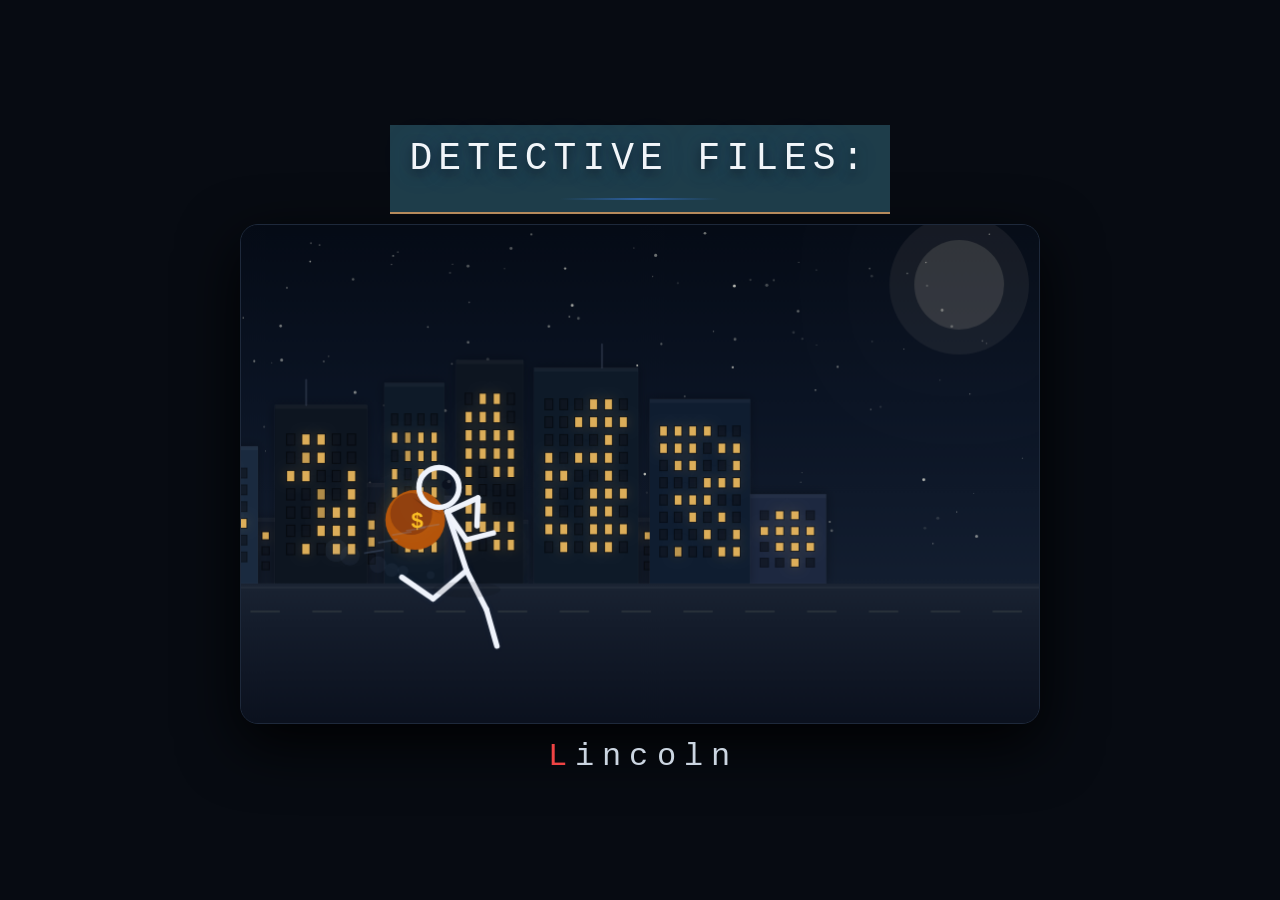
<file: index.html>
<!DOCTYPE html>
<html lang="en">
<head>
  <meta charset="UTF-8">
  <meta name="viewport" content="width=device-width, initial-scale=1.0, maximum-scale=1.0, user-scalable=yes, viewport-fit=cover">
  <title>⚓ WHITBY LIGHTHOUSE CONSPIRACY</title>
  <!-- External libraries -->
  <link rel="stylesheet" href="https://cdnjs.cloudflare.com/ajax/libs/font-awesome/6.0.0-beta3/css/all.min.css">
  <link href="https://fonts.googleapis.com/css2?family=Cinzel:wght@400;600&family=Cormorant+Garamond:wght@400;600&family=Courier+Prime:wght@400;700&display=swap" rel="stylesheet">
  <!-- Our CSS -->
  <link rel="stylesheet" href="style.css">
<style>
  @keyframes pulse-dot {
    0% { opacity: 1; transform: scale(1); }
    50% { opacity: 0.5; transform: scale(1.2); }
    100% { opacity: 1; transform: scale(1); }
  }
</style></head>
<body>

  <!-- ========== CINEMATIC OPENING (replaces old start menu) ========== -->
  <div id="startMenu" class="start-menu">
    <!-- SCENE 1: STICKMAN -->
    <div id="scene-stickman">
      <div class="header">
        <div id="main-title">Detective Files:</div>
        <div class="title-line"></div>
      </div>

      <canvas id="heistCanvas" width="800" height="500" style="width: 800px; height: 500px;"></canvas>

      <div class="footer">
        <div id="sub-title">
          <span class="letter" style="--delay: 2.20s">L</span>
          <span class="letter" style="--delay: 2.45s">i</span>
          <span class="letter" style="--delay: 2.70s">n</span>
          <span class="letter" style="--delay: 2.95s">c</span>
          <span class="letter" style="--delay: 3.20s">o</span>
          <span class="letter" style="--delay: 3.45s">l</span>
          <span class="letter" style="--delay: 3.70s">n</span>
        </div>
      </div>
    </div>

    <!-- SCENE 2: NOCTURNE -->
    <div id="scene-nocturne">
      <div class="room off no-select" id="room">

        <div class="window-wrapper">
          <div class="window-frame">
            <div class="frame-corner tl"></div>
            <div class="frame-corner tr"></div>
            <div class="frame-corner bl"></div>
            <div class="frame-corner br"></div>
            <div class="window-glass">
              <div class="sky"></div>
              <div class="stars" id="stars"></div>
              <div class="city-skyline"></div>
              <div class="city-lights"></div>
              <div class="mist"></div>
              <canvas id="rainCanvas"></canvas>
              <div class="glass-reflection"></div>
              <div class="mullions">
                <div class="mullion-h mullion-h-1"></div>
                <div class="mullion-h mullion-h-2"></div>
                <div class="mullion-v mullion-v-1"></div>
                <div class="mullion-v mullion-v-2"></div>
                <div class="mullion-v mullion-v-3"></div>
              </div>
            </div>
          </div>
        </div>

        <div class="desk">
          <div class="table-top">
            <div class="table-glow" id="tableGlow"></div>
          </div>
          <div class="legs">
            <div class="leg leg-1"></div>
            <div class="leg leg-2"></div>
            <div class="leg leg-3"></div>
            <div class="leg leg-4"></div>
            <div class="leg-brace"></div>
          </div>
          <div class="lamp" id="lamp">
            <div class="light-glow" id="lightGlow"></div>
            <div class="lamp-arm"></div>
            <div class="lamp-stand"></div>
            <div class="lamp-shade">
              <div class="shade-glow" id="shadeGlow"></div>
            </div>
            <div class="lamp-bulb" id="lampBulb"></div>
            <div class="chain" id="chain">
              <div class="chain-ball"></div>
            </div>
            <div class="lamp-base"></div>
          </div>
        </div>

        <!-- MENU – IDs match existing game functions -->
        <div class="ui-menu">
          <div class="item-wrap"><a class="item" id="continueGameBtn" href="#">Continue</a></div>
          <div class="item-wrap"><a class="item" id="newGameBtn" href="#">New Game</a></div>
          <div class="item-wrap"><a class="item" id="howToPlayBtn" href="#">How to Play</a></div>
        </div>

        <div class="dust" id="dustContainer"></div>
        <div class="ui-title">NOCTURNE</div>
        <div class="ui-sub">PRIVATE INVESTIGATIONS</div>
        <div class="instruction" id="instruction">PULL THE CHAIN</div>
        <div class="vignette"></div>
      </div>
    </div>
  </div>

  <!-- ========== GAME WRAPPER (hidden initially) ========== -->
  <div id="gameWrapper" style="display:none;">
    <div class="game-container">
      <!-- Popup area for notifications -->
      <div id="popupContainer" class="popup-area"></div>

      <!-- Header -->
      <div class="header">
        <div class="title"><h1>⚓ THE WHITBY LIGHTHOUSE CONSPIRACY</h1></div>
        <div class="code-container" id="codeContainer">
          <div class="code-slot" id="code0"></div>
          <div class="code-slot" id="code1"></div>
          <div class="code-slot" id="code2"></div>
          <div class="code-slot" id="code3"></div>
          <div class="code-slot" id="code4"></div>
          <div class="code-slot" id="code5"></div>
          <div class="code-slot" id="code6"></div>
        </div>
        <div class="stats">
          <div class="stat-item"><div class="stat-value" id="prisonYears">30</div><div class="stat-label">PRISON YEARS</div></div>
          <div class="stat-item"><div class="stat-value" id="hintsLeft">12</div><div class="stat-label">HINTS LEFT</div></div>
          <div class="stat-item"><div class="stat-value" id="solvedMain">0/7</div><div class="stat-label">MAIN PUZZLES</div></div>
          <button id="accuseBtn" class="accuse-btn">⚖️ ACCUSE</button>
        </div>
      </div>

      <!-- Tabs -->
      <div class="tab-bar" id="tabBar">
        <div class="tab active" data-tab="casefile">📁 Case File</div>
        <div class="tab" data-tab="interviews">🗂️ Interviews</div>
        <div class="tab locked" data-tab="mainpuzzles">🧩 Main Puzzles</div>
        <div class="tab locked" data-tab="bonuspuzzles">🎁 Bonus Puzzles</div>
        <div class="tab" data-tab="newspaper">🗞️ Newspaper</div>
        <div class="tab" data-tab="mainmenu">🏠 Main Menu</div>
      </div>

      <!-- Content Panel -->
      <div class="content-panel" id="content"></div>
    </div>
  </div>

  <!-- ========== INFO MODAL (generic) ========== -->
  <div id="infoModal" class="modal" style="display:none;">
    <div class="modal-content">
      <div class="modal-header"><span id="modal-title"></span><span class="close" id="closeModal">&times;</span></div>
      <div id="modal-info" class="modal-info"></div>
    </div>
  </div>

  <!-- ========== CONFIRM MODAL ========== -->
  <div id="confirmModal" class="modal" style="display:none;">
    <div class="modal-content" style="max-width:400px; text-align:center;">
      <div class="modal-header"><span>⚠️ CONFIRM</span><span class="close" id="closeConfirmModal">&times;</span></div>
      <div id="confirm-info" style="padding:20px; font-size:1.2rem;">
        Are you sure you want to return to the main menu?<br>
        Your progress will be saved automatically.
      </div>
      <div style="display:flex; gap:20px; justify-content:center; margin:20px 0;">
        <button id="confirmYesBtn" class="action-btn" style="background:#a13d3d; border:none; color:white; padding:10px 30px; border-radius:8px; cursor:pointer;">YES</button>
        <button id="confirmNoBtn" class="action-btn" style="background:#4a5b6e; border:none; color:white; padding:10px 30px; border-radius:8px; cursor:pointer;">NO</button>
      </div>
    </div>
  </div>

  <!-- ========== HOW TO PLAY MODAL ========== -->
  <div id="howModal" class="how-modal" style="display:none;">
    <div class="how-modal-content">
      <h2>📜 HOW TO PLAY</h2>
      <p><strong>🕵️ Your Mission:</strong> Track down the mastermind behind the Whitby Lighthouse conspiracy. Interview suspects, solve puzzles, and collect evidence to unlock the truth.</p>
      <p><strong>📁 Case File:</strong> Review detective notes, interview transcripts, and important documents. The cryptogram becomes available after solving all main puzzles.</p>
      <p><strong>🗂️ Interviews:</strong> Ask suspects questions to uncover inconsistencies. Each correct answer moves you closer to the truth.</p>
      <p><strong>🧩 Main Puzzles:</strong> Solve location-based riddles to reveal encoded digits. These digits unlock the final cryptogram.</p>
      <p><strong>🎁 Bonus Puzzles:</strong> Optional challenges that provide additional clues and unlock more interview questions.</p>
      <p><strong>🌐 Using External Resources:</strong> Some puzzles require real-world knowledge. Feel free to use Google Maps, Wikipedia, or any online search to help solve the clues. A detective uses every tool available!</p>
      <p><strong>💡 Hints:</strong> Use the hint button if you're stuck – each hint costs 2 prison years and 1 hint credit.</p>
      <p><strong>⚖️ Accuse:</strong> Once the cryptogram is solved, the Accuse button appears. Choose the right suspect to close the case!</p>
      <div style="margin-top:20px;padding-top:10px;border-top:1px solid #b68b5c;">
        <p style="font-size:0.85rem;color:#cdba92;">🔍 Good luck, detective. The truth is out there.</p>
      </div>
      <button id="closeHowModal" class="close-how-btn">GOT IT</button>
    </div>
  </div>

  <!-- ========== JAVASCRIPT (game scripts) ========== -->
  <script src="gameManager.js"></script>
  <script src="puzzlesData.js"></script>
  <script src="modals.js"></script>
  <script src="frontPageModal.js"></script>
  <script src="backPageModal.js"></script>
  <script src="cryptogramModal.js"></script>
  <script src="interviewIntro.js"></script>
  <script src="witnessPopup.js"></script>
  <script src="letterPuzzle.js"></script>
  <script src="coffeePuzzle.js"></script>
  <script src="detectivePuzzle.js"></script>
  <script src="detectivePuzzlePC.js"></script>
  <script src="shelfPuzzle.js"></script>
  <script src="lockerPuzzle.js"></script>
  <script src="scalePuzzle.js"></script>
  <script src="vaultPuzzle.js"></script>
  <script src="detectiveNotesModal.js"></script>
  <script src="suspectsModal.js"></script>
  <script src="ui.js"></script>
  <script src="main.js"></script>

  <!-- ========== CINEMATIC OPENING SCRIPT ========== -->
  <script>
    // ────────────────────────────────────────────────────────────────
    //  SCENE 1: STICKMAN + BUILDINGS
    // ────────────────────────────────────────────────────────────────

    const canvas = document.getElementById('heistCanvas');
    const ctx = canvas.getContext('2d');
    const W = 800, H = 500;

    const GROUND_Y = 360;
    const BUILDING_SPEED_NEAR = 2.8;
    const BUILDING_SPEED_FAR = 1.2;
    const NEAR_LOOP = 800 * 2;
    const FAR_LOOP = 800 * 2;

    class Building {
      constructor(x, width, height, color, windowColor, windowRows, windowCols, litRatio) {
        this.x = x;
        this.width = width;
        this.height = height;
        this.color = color;
        this.windowColor = windowColor;
        this.windowRows = windowRows || Math.floor(height / 28) + 2;
        this.windowCols = windowCols || Math.floor(width / 22) + 1;
        this.litRatio = litRatio || 0.45;
        this.windows = [];
        for (let r = 0; r < this.windowRows; r++) {
          for (let c = 0; c < this.windowCols; c++) {
            this.windows.push(Math.random() < this.litRatio);
          }
        }
        this.flickerWindows = [];
        for (let i = 0; i < this.windows.length; i++) {
          if (Math.random() < 0.12) this.flickerWindows.push(i);
        }
      }
      draw(drawX) {
        const x = drawX;
        const y = GROUND_Y - this.height;
        ctx.fillStyle = this.color;
        ctx.shadowColor = 'rgba(0,0,0,0.3)';
        ctx.shadowBlur = 10;
        ctx.fillRect(x, y, this.width, this.height);
        ctx.shadowBlur = 0;
        ctx.strokeStyle = 'rgba(255,255,255,0.03)';
        ctx.lineWidth = 1;
        ctx.strokeRect(x, y, this.width, this.height);
        const winW = Math.min(14, this.width / (this.windowCols + 1) * 0.6);
        const winH = Math.min(16, this.height / (this.windowRows + 1) * 0.55);
        const padX = (this.width - (this.windowCols * (winW + 6)) + 6) / 2;
        const padY = (this.height - (this.windowRows * (winH + 6)) + 6) / 2;
        let idx = 0;
        for (let r = 0; r < this.windowRows; r++) {
          for (let c = 0; c < this.windowCols; c++) {
            const wx = x + padX + c * (winW + 6);
            const wy = y + padY + r * (winH + 6);
            const isLit = this.windows[idx];
            ctx.fillStyle = 'rgba(0,0,0,0.5)';
            ctx.fillRect(wx, wy, winW, winH);
            if (isLit) {
              const flicker = this.flickerWindows.includes(idx) ?
                0.7 + Math.sin(Date.now() / 400 + idx) * 0.25 :
                1.0;
              const alpha = 0.6 + 0.4 * flicker;
              ctx.fillStyle = `rgba(255, 200, 100, ${alpha * 0.85})`;
              ctx.shadowColor = `rgba(255, 200, 100, ${alpha * 0.25})`;
              ctx.shadowBlur = 12;
              ctx.fillRect(wx + 1, wy + 1, winW - 2, winH - 2);
              ctx.shadowBlur = 0;
            } else {
              ctx.fillStyle = 'rgba(30, 40, 60, 0.3)';
              ctx.fillRect(wx + 1, wy + 1, winW - 2, winH - 2);
            }
            idx++;
          }
        }
        ctx.fillStyle = 'rgba(255,255,255,0.03)';
        ctx.fillRect(x, y, this.width, 4);
        if (this.height > 140 && Math.random() < 0.3) {
          ctx.strokeStyle = 'rgba(60,70,90,0.5)';
          ctx.lineWidth = 2;
          const ax = x + this.width * 0.3 + Math.random() * this.width * 0.4;
          ctx.beginPath();
          ctx.moveTo(ax, y);
          ctx.lineTo(ax, y - 18 - Math.random() * 18);
          ctx.stroke();
          if (Math.random() < 0.3) {
            ctx.fillStyle = `rgba(255, 80, 80, ${0.3 + Math.random() * 0.4})`;
            ctx.shadowColor = 'rgba(255,0,0,0.15)';
            ctx.shadowBlur = 20;
            ctx.beginPath();
            ctx.arc(ax, y - 18 - Math.random() * 18, 2.5, 0, Math.PI * 2);
            ctx.fill();
            ctx.shadowBlur = 0;
          }
        }
      }
    }

    function generateBuildings(layer, count, minW, maxW, minH, maxH, colorPalette) {
      const buildings = [];
      let x = -maxW - 20;
      for (let i = 0; i < count; i++) {
        const w = minW + Math.random() * (maxW - minW);
        const h = minH + Math.random() * (maxH - minH);
        const color = colorPalette[Math.floor(Math.random() * colorPalette.length)];
        const winColor =
          `rgb(${180 + Math.random() * 60}, ${140 + Math.random() * 40}, ${60 + Math.random() * 40})`;
        const litRatio = 0.3 + Math.random() * 0.35;
        const rows = Math.floor(h / 26) + 1;
        const cols = Math.floor(w / 20) + 1;
        const b = new Building(x, w, h, color, winColor, rows, cols, litRatio);
        buildings.push(b);
        x += w + 6 + Math.random() * 12;
      }
      return buildings;
    }

    const farColors = ['#141c2b', '#1a2335', '#101826', '#1d2840', '#162032', '#0f1a2a'];
    const nearColors = ['#0d1520', '#111d2e', '#09121c', '#152236', '#0e1a28', '#1a2a3f', '#0f1d30'];

    let farBuildings = generateBuildings('far', 10, 50, 90, 60, 130, farColors);
    let nearBuildings = generateBuildings('near', 8, 55, 110, 100, 230, nearColors);

    let scrollOffset = 0;
    let manX = -100;
    let phaseTimer = 0;
    const ENTER_DURATION = 2.0;
    const RUN_DURATION = 3.0;
    const EXIT_DURATION = 2.0;
    const TOTAL_CYCLE = ENTER_DURATION + RUN_DURATION + EXIT_DURATION;

    let time = 0;
    let jewels = [];
    let transitionTriggered = false;

    function spawnJewel(x, y) {
      const colors = ['#f43f5e', '#3b82f6', '#10b981', '#a855f7', '#eab308', '#f97316'];
      jewels.push({
        x, y,
        vx: -1.8 - Math.random() * 2.5,
        vy: -1.5 - Math.random() * 2.5,
        size: 3 + Math.random() * 5,
        color: colors[Math.floor(Math.random() * colors.length)],
        life: 1.0,
        decay: 0.015 + Math.random() * 0.025,
        shape: Math.floor(Math.random() * 3)
      });
    }

    function updateJewels() {
      for (let i = jewels.length - 1; i >= 0; i--) {
        const j = jewels[i];
        j.x += j.vx;
        j.y += j.vy;
        j.vy += 0.18;
        j.life -= j.decay;
        if (j.life <= 0) {
          jewels.splice(i, 1);
        }
      }
    }

    function drawJewels() {
      jewels.forEach(j => {
        ctx.fillStyle = j.color;
        ctx.globalAlpha = j.life * 0.9;
        ctx.shadowColor = j.color;
        ctx.shadowBlur = 18;
        ctx.beginPath();
        if (j.shape === 0) {
          ctx.moveTo(j.x, j.y - j.size);
          ctx.lineTo(j.x + j.size * 0.8, j.y);
          ctx.lineTo(j.x, j.y + j.size);
          ctx.lineTo(j.x - j.size * 0.8, j.y);
        } else if (j.shape === 1) {
          ctx.rect(j.x - j.size / 2, j.y - j.size / 2, j.size, j.size);
        } else {
          ctx.arc(j.x, j.y, j.size / 1.6, 0, Math.PI * 2);
        }
        ctx.closePath();
        ctx.fill();
      });
      ctx.globalAlpha = 1;
      ctx.shadowBlur = 0;
    }

    function drawLimb(sx, sy, a1, a2, l1, l2) {
      const jx = sx + Math.cos(a1) * l1;
      const jy = sy + Math.sin(a1) * l1;
      const ex = jx + Math.cos(a1 + a2) * l2;
      const ey = jy + Math.sin(a1 + a2) * l2;
      ctx.beginPath();
      ctx.moveTo(sx, sy);
      ctx.lineTo(jx, jy);
      ctx.stroke();
      ctx.beginPath();
      ctx.moveTo(jx, jy);
      ctx.lineTo(ex, ey);
      ctx.stroke();
      return { handX: ex, handY: ey };
    }

    function drawStickman(cx, cy, t) {
      const intensity = 1.0;
      const headR = 20;
      const torso = 62;
      const uArm = 34;
      const lArm = 28;
      const uLeg = 44;
      const lLeg = 38;

      const bounce = Math.abs(Math.sin(t * 2)) * 7;
      const hipX = cx;
      const hipY = cy + bounce;
      const lean = -0.32;
      const shX = hipX + Math.sin(lean) * torso;
      const shY = hipY - Math.cos(lean) * torso;
      const headX = shX + Math.sin(lean) * (headR + 6);
      const headY = shY - Math.cos(lean) * (headR + 6);

      const lHip = Math.PI / 2 + Math.sin(t) * intensity + 0.2;
      const lKnee = (Math.sin(t - Math.PI / 2) + 1) * (intensity * 0.75);
      const rHip = Math.PI / 2 + Math.sin(t + Math.PI) * intensity + 0.2;
      const rKnee = (Math.sin(t + Math.PI - Math.PI / 2) + 1) * (intensity * 0.75);
      const lSh = Math.PI / 2 + Math.sin(t + Math.PI) * intensity * 0.9;
      const lElbow = -(Math.sin(t) + 1) * 0.55 - 0.3;
      const rSh = -0.4 + Math.sin(t + Math.PI * 0.3) * 0.15;
      const rElbow = 2.0 + Math.sin(t + 0.5) * 0.15;

      ctx.strokeStyle = '#f0f4fc';
      ctx.lineWidth = 5.5;
      ctx.lineCap = 'round';
      ctx.lineJoin = 'round';
      ctx.shadowColor = 'rgba(100,150,255,0.08)';
      ctx.shadowBlur = 6;

      drawLimb(hipX, hipY, lHip, lKnee, uLeg, lLeg);

      const bagX = shX - 32;
      const bagY = shY + 8;
      const bagR = 30;
      ctx.shadowBlur = 20;
      ctx.shadowColor = 'rgba(200,150,50,0.15)';
      ctx.fillStyle = '#b45309';
      ctx.beginPath();
      ctx.arc(bagX, bagY, bagR, 0, Math.PI * 2);
      ctx.fill();
      ctx.fillStyle = '#92400e';
      ctx.beginPath();
      ctx.arc(bagX - 4, bagY - 6, bagR * 0.7, 0, Math.PI * 2);
      ctx.fill();
      ctx.fillStyle = '#78350f';
      ctx.beginPath();
      ctx.moveTo(shX - 6, shY + 2);
      ctx.lineTo(bagX + 8, bagY - 14);
      ctx.lineTo(bagX - 2, bagY - 22);
      ctx.closePath();
      ctx.fill();
      ctx.shadowBlur = 0;
      ctx.fillStyle = '#fbbf24';
      ctx.font = 'bold 22px Arial';
      ctx.textAlign = 'center';
      ctx.textBaseline = 'middle';
      ctx.fillText('$', bagX + 2, bagY + 2);

      if (Math.random() < 0.12) {
        spawnJewel(bagX - 8 + Math.random() * 16, bagY + 4 + Math.random() * 10);
      }

      ctx.shadowBlur = 6;
      ctx.shadowColor = 'rgba(100,150,255,0.06)';
      ctx.strokeStyle = '#f0f4fc';
      ctx.lineWidth = 5.5;
      ctx.beginPath();
      ctx.moveTo(shX, shY);
      ctx.lineTo(hipX, hipY);
      ctx.stroke();

      ctx.beginPath();
      ctx.arc(headX, headY, headR, 0, Math.PI * 2);
      ctx.stroke();

      ctx.fillStyle = '#0b111e';
      ctx.shadowBlur = 0;
      ctx.beginPath();
      ctx.arc(headX + 8, headY - 3, 5, 0, Math.PI * 2);
      ctx.fill();
      ctx.fillStyle = 'rgba(255,255,255,0.15)';
      ctx.beginPath();
      ctx.arc(headX + 10, headY - 6, 1.8, 0, Math.PI * 2);
      ctx.fill();

      ctx.shadowBlur = 6;
      ctx.shadowColor = 'rgba(100,150,255,0.06)';
      ctx.strokeStyle = '#f0f4fc';
      ctx.lineWidth = 5.5;
      drawLimb(hipX, hipY, rHip, rKnee, uLeg, lLeg);
      drawLimb(shX, shY, lSh, lElbow, uArm, lArm);
      drawLimb(shX, shY, rSh, rElbow, uArm, lArm);

      ctx.shadowBlur = 0;
      ctx.globalAlpha = 0.2;
      ctx.strokeStyle = '#8aa8dd';
      ctx.lineWidth = 1.8;
      for (let i = 0; i < 5; i++) {
        const ox = -28 - i * 14;
        const oy = -12 + i * 7 + Math.sin(t + i) * 4;
        ctx.beginPath();
        ctx.moveTo(cx + ox, cy - 30 + oy);
        ctx.lineTo(cx + ox - 18, cy - 30 + oy + 3);
        ctx.stroke();
      }
      ctx.globalAlpha = 1;

      ctx.shadowBlur = 30;
      ctx.shadowColor = 'rgba(0,0,0,0.2)';
      ctx.fillStyle = 'rgba(0,0,0,0.1)';
      ctx.beginPath();
      ctx.ellipse(cx, GROUND_Y + 6, 34, 8, 0, 0, Math.PI * 2);
      ctx.fill();
      ctx.shadowBlur = 0;
    }

    function drawStreet() {
      const grad = ctx.createLinearGradient(0, GROUND_Y, 0, H);
      grad.addColorStop(0, '#1a2332');
      grad.addColorStop(0.3, '#141c2b');
      grad.addColorStop(1, '#0b111e');
      ctx.fillStyle = grad;
      ctx.fillRect(0, GROUND_Y, W, H - GROUND_Y);
      ctx.strokeStyle = 'rgba(255,255,255,0.04)';
      ctx.lineWidth = 2;
      ctx.beginPath();
      ctx.moveTo(0, GROUND_Y + 4);
      ctx.lineTo(W, GROUND_Y + 4);
      ctx.stroke();
      ctx.strokeStyle = 'rgba(255,255,200,0.08)';
      ctx.lineWidth = 2;
      ctx.setLineDash([28, 34]);
      ctx.lineDashOffset = scrollOffset * 0.5;
      ctx.beginPath();
      ctx.moveTo(0, GROUND_Y + 28);
      ctx.lineTo(W, GROUND_Y + 28);
      ctx.stroke();
      ctx.setLineDash([]);
      ctx.strokeStyle = 'rgba(255,255,255,0.02)';
      ctx.lineWidth = 1;
      ctx.beginPath();
      ctx.moveTo(0, GROUND_Y + 2);
      ctx.lineTo(W, GROUND_Y + 2);
      ctx.stroke();
    }

    const stars = [];
    for (let i = 0; i < 120; i++) {
      stars.push({
        x: Math.random() * W,
        y: Math.random() * (GROUND_Y - 40),
        r: 0.4 + Math.random() * 1.2,
        a: 0.2 + Math.random() * 0.6,
        twinkleSpeed: 0.01 + Math.random() * 0.03
      });
    }

    function drawStars() {
      stars.forEach(s => {
        const brightness = s.a * (0.7 + 0.3 * Math.sin(Date.now() * s.twinkleSpeed + s.x));
        ctx.fillStyle = `rgba(255, 255, 240, ${brightness})`;
        ctx.beginPath();
        ctx.arc(s.x, s.y, s.r, 0, Math.PI * 2);
        ctx.fill();
      });
    }

    function drawMoon() {
      ctx.fillStyle = 'rgba(240, 235, 210, 0.12)';
      ctx.shadowColor = 'rgba(200, 200, 180, 0.06)';
      ctx.shadowBlur = 60;
      ctx.beginPath();
      ctx.arc(W - 80, 60, 45, 0, Math.PI * 2);
      ctx.fill();
      ctx.fillStyle = 'rgba(240, 235, 210, 0.06)';
      ctx.shadowBlur = 80;
      ctx.beginPath();
      ctx.arc(W - 80, 60, 70, 0, Math.PI * 2);
      ctx.fill();
      ctx.shadowBlur = 0;
    }

    function easeInOut(t) {
      return t < 0.5 ? 2 * t * t : 1 - Math.pow(-2 * t + 2, 2) / 2;
    }

    let prevTimestamp = 0;

    function transitionToNocturne() {
      if (transitionTriggered) return;
      transitionTriggered = true;

      const stickmanScene = document.getElementById('scene-stickman');
      stickmanScene.classList.add('hidden');

      const nocturneScene = document.getElementById('scene-nocturne');
      nocturneScene.classList.add('active');

      setTimeout(() => {
        initNocturne();
      }, 400);
    }

    function animateStickman(timestamp) {
      const deltaTime = prevTimestamp ? Math.min((timestamp - prevTimestamp) / 1000, 0.05) : 0.016;
      prevTimestamp = timestamp;

      phaseTimer += deltaTime;

      if (phaseTimer >= TOTAL_CYCLE && !transitionTriggered) {
        transitionToNocturne();
        if (transitionTriggered) {
          drawStickmanFrame();
          return;
        }
      }

      if (phaseTimer < ENTER_DURATION) {
        const progress = phaseTimer / ENTER_DURATION;
        const easedProgress = easeInOut(progress);
        const startX = -100;
        const endX = W / 2 - 20;
        manX = startX + (endX - startX) * easedProgress;
      } else if (phaseTimer < ENTER_DURATION + RUN_DURATION) {
        manX = W / 2 - 20;
      } else if (phaseTimer < TOTAL_CYCLE) {
        const progress = (phaseTimer - ENTER_DURATION - RUN_DURATION) / EXIT_DURATION;
        const easedProgress = easeInOut(progress);
        const startX = W / 2 - 20;
        const endX = W + 100;
        manX = startX + (endX - startX) * easedProgress;
      }

      scrollOffset += BUILDING_SPEED_NEAR;
      time += 0.065;

      drawStickmanFrame();

      if (!transitionTriggered) {
        requestAnimationFrame(animateStickman);
      }
    }

    function drawStickmanFrame() {
      ctx.clearRect(0, 0, W, H);

      const skyGrad = ctx.createLinearGradient(0, 0, 0, GROUND_Y);
      skyGrad.addColorStop(0, '#050b16');
      skyGrad.addColorStop(0.5, '#0b1424');
      skyGrad.addColorStop(1, '#131e30');
      ctx.fillStyle = skyGrad;
      ctx.fillRect(0, 0, W, GROUND_Y);

      drawStars();
      drawMoon();

      farBuildings.forEach(b => {
        let drawX = b.x - scrollOffset * 0.35;
        if (drawX < -b.width) {
          drawX += FAR_LOOP;
          b.x += FAR_LOOP;
        }
        b.draw(drawX);
      });

      nearBuildings.forEach(b => {
        let drawX = b.x - scrollOffset;
        if (drawX < -b.width) {
          drawX += NEAR_LOOP;
          b.x += NEAR_LOOP;
        }
        b.draw(drawX);
      });

      drawStreet();

      const manY = GROUND_Y - 20;
      drawStickman(manX, manY, time);

      updateJewels();
      drawJewels();

      ctx.globalAlpha = 0.06;
      ctx.fillStyle = '#8aa8dd';
      for (let i = 0; i < 6; i++) {
        const px = (manX - 40 - i * 18 + Math.sin(Date.now() / 600 + i * 2) * 6) % W;
        const py = GROUND_Y - 6 - i * 5 + Math.sin(Date.now() / 500 + i * 1.5) * 3;
        ctx.beginPath();
        ctx.arc(px, py, 4 + i * 1.5, 0, Math.PI * 2);
        ctx.fill();
      }
      ctx.globalAlpha = 1;
    }

    // ────────────────────────────────────────────────────────────────
    //  SCENE 2: NOCTURNE
    // ────────────────────────────────────────────────────────────────

    let nocturneInitialized = false;

    function initNocturne() {
      if (nocturneInitialized) return;
      nocturneInitialized = true;

      const room = document.getElementById('room');
      const chain = document.getElementById('chain');
      const bulb = document.getElementById('lampBulb');
      const glow = document.getElementById('lightGlow');
      const tableGlow = document.getElementById('tableGlow');
      const shadeGlow = document.getElementById('shadeGlow');
      const dustContainer = document.getElementById('dustContainer');
      const instruction = document.getElementById('instruction');

      let lampOn = false;
      let isTurningOn = false;
      let turnOnTimeout = null;

      const starsContainer = document.getElementById('stars');
      for (let i = 0; i < 100; i++) {
        const star = document.createElement('div');
        star.className = 'star';
        const size = 0.6 + Math.random() * 2.0;
        star.style.width = size + 'px';
        star.style.height = size + 'px';
        star.style.left = Math.random() * 100 + '%';
        star.style.top = Math.random() * 90 + '%';
        star.style.setProperty('--duration', (2 + Math.random() * 5) + 's');
        star.style.animationDelay = Math.random() * 6 + 's';
        star.style.opacity = 0.2 + Math.random() * 0.6;
        starsContainer.appendChild(star);
      }

      const rainCanvas = document.getElementById('rainCanvas');
      const rctx = rainCanvas.getContext('2d');
      let rW, rH;
      let drops = [];

      function resizeRain() {
        const rect = rainCanvas.parentElement.getBoundingClientRect();
        rainCanvas.width = rect.width;
        rainCanvas.height = rect.height;
        rW = rainCanvas.width;
        rH = rainCanvas.height;
        createDrops();
      }

      function createDrops() {
        const count = Math.floor((rW * rH) / 2600);
        drops = [];
        for (let i = 0; i < count; i++) {
          drops.push({
            x: Math.random() * rW,
            y: Math.random() * rH - rH,
            speed: 5 + Math.random() * 16,
            length: 12 + Math.random() * 26,
            opacity: 0.10 + Math.random() * 0.32,
            width: 0.4 + Math.random() * 1.5,
            wind: -0.5 + Math.random() * 1.1,
          });
        }
      }

      function drawRain() {
        rctx.clearRect(0, 0, rW, rH);
        for (const d of drops) {
          rctx.beginPath();
          rctx.moveTo(d.x, d.y);
          rctx.lineTo(d.x + d.wind * d.length * 0.25, d.y + d.length);
          rctx.strokeStyle = `rgba(180, 205, 240, ${d.opacity})`;
          rctx.lineWidth = d.width;
          rctx.stroke();
        }
        for (const d of drops) {
          d.y += d.speed;
          d.x += d.wind * 0.3;
          if (d.y > rH + 30) {
            d.y = -20 - Math.random() * 40;
            d.x = Math.random() * rW;
            d.speed = 5 + Math.random() * 16;
            d.length = 12 + Math.random() * 26;
            d.opacity = 0.10 + Math.random() * 0.32;
            d.wind = -0.5 + Math.random() * 1.1;
          }
          if (d.x < -30) d.x = rW + 30;
          if (d.x > rW + 30) d.x = -30;
        }
        const grad = rctx.createLinearGradient(0, rH * 0.7, 0, rH);
        grad.addColorStop(0, 'rgba(40, 55, 80, 0)');
        grad.addColorStop(1, 'rgba(30, 45, 70, 0.10)');
        rctx.fillStyle = grad;
        rctx.fillRect(0, rH * 0.7, rW, rH * 0.3);
        requestAnimationFrame(drawRain);
      }

      window.addEventListener('resize', resizeRain);
      resizeRain();
      drawRain();

      for (let i = 0; i < 35; i++) {
        const p = document.createElement('div');
        p.className = 'particle';
        p.style.left = (25 + Math.random() * 50) + '%';
        p.style.top = (25 + Math.random() * 60) + '%';
        p.style.animationDuration = (4 + Math.random() * 12) + 's';
        p.style.animationDelay = Math.random() * 12 + 's';
        p.style.transform = `scale(${0.4 + Math.random() * 0.9})`;
        p.style.width = (2 + Math.random() * 3.5) + 'px';
        p.style.height = p.style.width;
        dustContainer.appendChild(p);
      }

      function turnLampOn() {
        if (lampOn || isTurningOn) return;
        isTurningOn = true;
        lampOn = true;
        instruction.classList.add('hidden');
        room.classList.remove('off');

        const steps = [
          { delay: 80, opacity: 0.3 },
          { delay: 160, opacity: 0.6 },
          { delay: 240, opacity: 0.3 },
          { delay: 320, opacity: 0.8 },
          { delay: 400, opacity: 1.0 },
        ];
        let index = 0;

        function applyStep() {
          if (index >= steps.length) {
            bulb.classList.add('on');
            glow.classList.add('on');
            tableGlow.classList.add('on');
            shadeGlow.classList.add('on');
            dustContainer.classList.remove('off');
            isTurningOn = false;
            return;
          }
          const step = steps[index];
          const progress = step.opacity;
          bulb.style.background =
            `radial-gradient(circle, rgba(255,251,212,${progress * 0.6}) 0%, ` +
            `rgba(255,214,107,${progress * 0.5}) 25%, ` +
            `rgba(212,123,33,${progress * 0.4}) 55%, ` +
            `rgba(76,36,8,${progress * 0.3}) 100%)`;
          bulb.style.boxShadow =
            `0 0 ${5 + 8 * progress}px rgba(255,213,107,${progress * 0.5}), ` +
            `0 0 ${15 + 22 * progress}px rgba(255,189,72,${progress * 0.4}), ` +
            `0 0 ${30 + 40 * progress}px rgba(255,157,46,${progress * 0.3})`;
          glow.style.opacity = progress * 0.9;
          glow.style.background =
            `radial-gradient(circle, ` +
            `rgba(255,210,130,${progress * 0.35}) 0%, ` +
            `rgba(255,180,90,${progress * 0.14}) 35%, ` +
            `rgba(255,150,60,${progress * 0.05}) 60%, ` +
            `transparent 80%)`;
          tableGlow.style.opacity = progress * 0.5;
          tableGlow.style.background =
            `radial-gradient(ellipse at 65% 100%, ` +
            `rgba(255,200,140,${progress * 0.14}) 0%, ` +
            `rgba(255,180,120,${progress * 0.06}) 40%, ` +
            `transparent 70%)`;
          shadeGlow.style.opacity = progress * 0.6;
          dustContainer.style.opacity = 0.08 + progress * 0.35;
          index++;
          const nextDelay = steps[index] ? steps[index].delay - step.delay : 200;
          turnOnTimeout = setTimeout(applyStep, Math.max(40, nextDelay));
        }
        applyStep();
        setTimeout(() => {
          bulb.classList.add('on');
          glow.classList.add('on');
          tableGlow.classList.add('on');
          shadeGlow.classList.add('on');
        }, 500);
      }

      function turnLampOff() {
        if (!lampOn && !isTurningOn) return;
        if (turnOnTimeout) {
          clearTimeout(turnOnTimeout);
          turnOnTimeout = null;
        }
        isTurningOn = false;
        lampOn = false;
        room.classList.add('off');
        bulb.classList.remove('on');
        glow.classList.remove('on');
        tableGlow.classList.remove('on');
        shadeGlow.classList.remove('on');
        bulb.style.background = '';
        bulb.style.boxShadow = '';
        glow.style.opacity = '0';
        glow.style.background = '';
        tableGlow.style.opacity = '0';
        tableGlow.style.background = '';
        shadeGlow.style.opacity = '0';
        dustContainer.style.opacity = '0.06';
        instruction.classList.remove('hidden');
      }

      function toggleLamp() {
        if (lampOn) {
          turnLampOff();
        } else {
          turnLampOn();
        }
        chain.classList.add('pull');
        setTimeout(() => {
          chain.classList.remove('pull');
        }, 150);
      }

      chain.addEventListener('click', toggleLamp);
      document.addEventListener('keydown', (e) => {
        if (e.key === ' ' || e.key === 'Enter') {
          e.preventDefault();
          toggleLamp();
        }
      });

      setInterval(() => {
        if (!lampOn || isTurningOn) return;
        if (Math.random() < 0.04) {
          const flick = 0.5 + Math.random() * 0.5;
          bulb.style.opacity = flick;
          glow.style.opacity = 0.4 + flick * 0.5;
          setTimeout(() => {
            bulb.style.opacity = '1';
            glow.style.opacity = '1';
          }, 60 + Math.random() * 120);
        }
      }, 3000);

      // ─── MENU BUTTON HANDLERS (connect to game functions) ───

      const continueBtn = document.getElementById('continueGameBtn');
      const newGameBtn = document.getElementById('newGameBtn');
      const howToPlayBtn = document.getElementById('howToPlayBtn');

      // Show/hide Continue based on saved game
      window.refreshContinueButton = function() {
        const saved = localStorage.getItem('whitbyConspiracySave');
        if (!continueBtn) return;
        if (saved) {
          continueBtn.style.opacity = '1';
          continueBtn.style.pointerEvents = 'auto';
        } else {
          continueBtn.style.opacity = '0.4';
          continueBtn.style.pointerEvents = 'none';
        }
      };
      window.refreshContinueButton();

      if (continueBtn) {
        continueBtn.addEventListener('click', function(e) {
          e.preventDefault();
          if (typeof window.continueGame === 'function') {
            window.continueGame();
          } else {
            // fallback
            window.location.reload();
          }
        });
      }

      if (newGameBtn) {
        newGameBtn.addEventListener('click', function(e) {
          e.preventDefault();
          if (typeof window.startNewGame === 'function') {
            window.startNewGame();
          } else {
            window.location.reload();
          }
        });
      }

      if (howToPlayBtn) {
        howToPlayBtn.addEventListener('click', function(e) {
          e.preventDefault();
          const modal = document.getElementById('howModal');
          if (modal) modal.style.display = 'flex';
        });
      }

      console.log('%c🌙 Nocturne — pull the chain to begin...', 'color: #d7b477; font-size: 15px;');
    }

    function resizeCanvas() {
      const container = canvas.parentElement;
      const cw = container.clientWidth || window.innerWidth;
      const ch = container.clientHeight || window.innerHeight;
      const aspect = 800 / 500;
      let w = Math.min(cw * 0.96, 800);
      let h = w / aspect;
      if (h > ch * 0.88) {
        h = ch * 0.88;
        w = h * aspect;
      }
      canvas.style.width = w + 'px';
      canvas.style.height = h + 'px';
    }
    window.addEventListener('resize', resizeCanvas);
    resizeCanvas();

    requestAnimationFrame(animateStickman);
  </script>

</body>
</html>
</file>
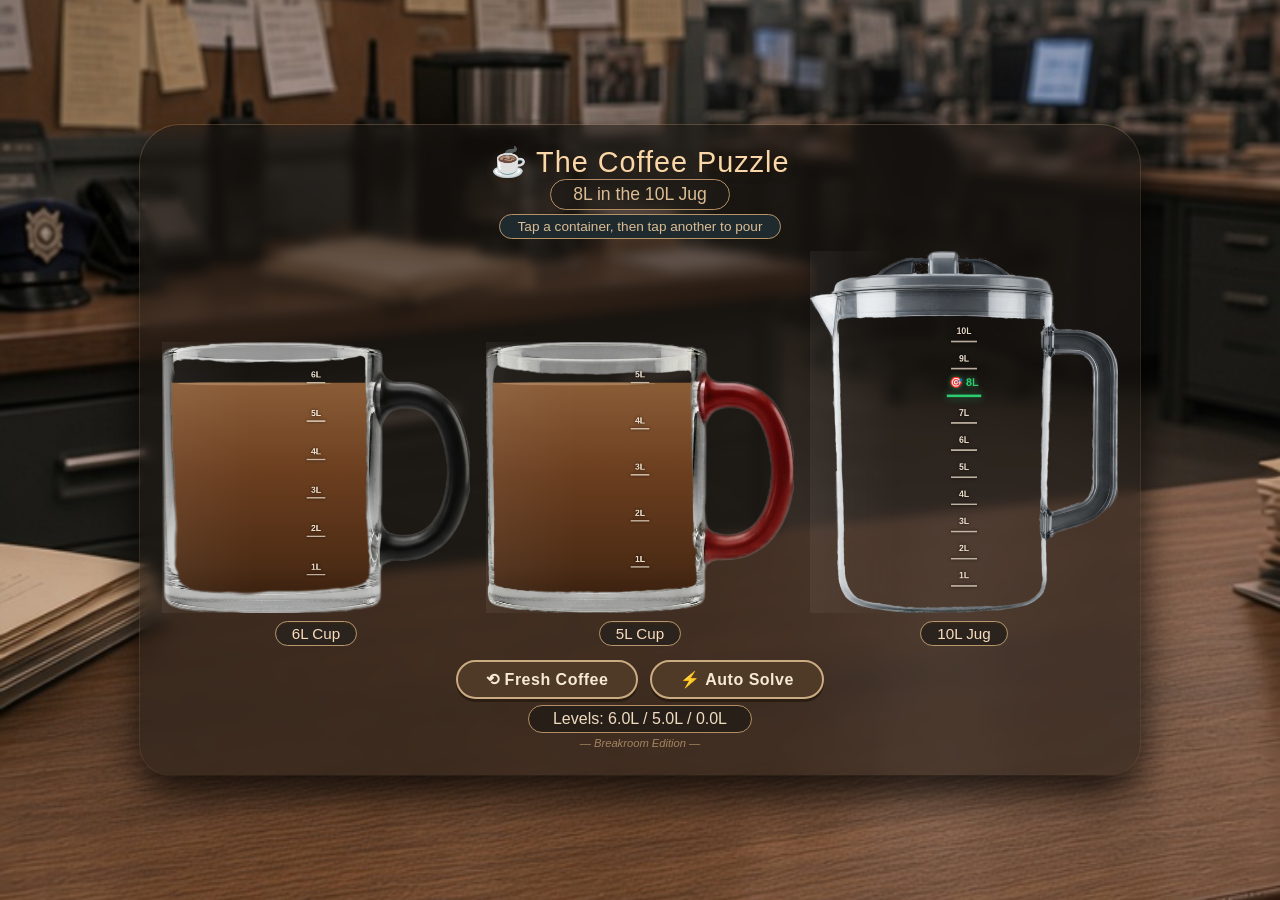
<file: coffeePuzzle.html>
<!DOCTYPE html>
<html lang="en">
<head>
    <meta charset="UTF-8" />
    <meta name="viewport" content="width=device-width, initial-scale=1.0, maximum-scale=1.0, user-scalable=no" />
    <title>The Coffee Puzzle · Breakroom</title>
    <style>
        * {
            box-sizing: border-box;
            user-select: none;
            margin: 0;
            padding: 0;
        }

        html, body { width: 100%; min-height: 100%; }

        body {
            background-image: url('coffeeback.jpg');
            background-size: cover;
            background-position: center;
            background-repeat: no-repeat;
            background-attachment: fixed;
            min-height: 100vh;
            display: flex;
            justify-content: center;
            align-items: center;
            font-family: 'Segoe UI', Arial, sans-serif;
            padding: 16px;
            margin: 0;
        }

        .card {
            background: rgba(30, 25, 20, 0.55);
            backdrop-filter: blur(6px);
            -webkit-backdrop-filter: blur(6px);
            border-radius: 40px 40px 30px 30px;
            padding: 20px 22px 26px;
            box-shadow: 0 20px 40px rgba(0, 0, 0, 0.8), 0 0 0 1px rgba(180, 141, 100, 0.4);
            display: flex;
            flex-direction: column;
            align-items: center;
            max-width: 1000px;
            width: 100%;
        }

        h1 {
            font-weight: 400;
            color: #fad7a8;
            text-shadow: 0 2px 8px #2d1f13;
            font-size: 1.8rem;
            letter-spacing: 1px;
            margin-bottom: 0;
        }

        .sub {
            color: #dbbc93;
            background: #1f1a15b8;
            padding: 4px 22px;
            border-radius: 40px;
            border: 1px solid #b48d64;
            font-size: 1.1rem;
            margin-bottom: 4px;
        }

        .info {
            font-size: 0.85rem;
            background: #1f2a2f;
            padding: 4px 18px;
            border-radius: 30px;
            border: 1px solid #b59268;
            margin-bottom: 12px;
            color: #dbbc93;
            text-align: center;
        }

        .container-row {
            display: flex;
            justify-content: center;
            align-items: flex-end;
            gap: 16px;
            width: 100%;
            flex-wrap: nowrap;
            margin-bottom: 8px;
        }

        .container-item {
            display: flex;
            flex-direction: column;
            align-items: center;
            cursor: pointer;
            transition: transform 0.2s, filter 0.2s;
            flex: 1 1 0;
            min-width: 0;
            max-width: 33.33%;
            position: relative;
        }

        .container-item:hover {
            transform: scale(1.02);
        }

        .container-item.selected {
            transform: translateY(-6px);
            filter: drop-shadow(0 0 16px #fdb657);
        }

        .container-item canvas {
            width: 100%;
            height: auto;
            max-height: 48vh;
            display: block;
            touch-action: none;
            border: none !important;
            background: transparent !important;
            border-radius: 0 !important;
            box-shadow: none !important;
        }

        .container-label {
            margin-top: 8px;
            font-size: 0.95rem;
            background: #2b231d;
            padding: 3px 16px;
            border-radius: 30px;
            border: 1px solid #b6976f;
            color: #fadbbc;
            box-shadow: inset 0 1px 3px #3d2c1b;
            white-space: nowrap;
        }

        .controls {
            display: flex;
            flex-wrap: wrap;
            justify-content: center;
            gap: 12px;
            margin: 6px 0 2px;
        }

        button {
            padding: 8px 28px;
            font-size: 1rem;
            font-weight: 600;
            background: #4f3a28;
            border: 2px solid #cbab82;
            color: #f7e9d3;
            border-radius: 40px;
            cursor: pointer;
            transition: all 0.15s;
            box-shadow: 0 3px 0 #2b1d12;
            letter-spacing: 0.5px;
            flex: 1 1 auto;
            min-width: 110px;
        }

        button:hover:not(:disabled) {
            background: #73583e;
            border-color: #f5cf9e;
            transform: translateY(-2px);
            box-shadow: 0 5px 0 #2b1d12;
        }

        button:active:not(:disabled) {
            transform: translateY(2px);
            box-shadow: 0 1px 0 #2b1d12;
        }

        button:disabled {
            opacity: 0.5;
            cursor: not-allowed;
            transform: none !important;
            box-shadow: 0 3px 0 #2b1d12;
        }

        .status {
            font-size: 1rem;
            background: #1f1a15b8;
            padding: 4px 24px;
            border-radius: 30px;
            border: 1px solid #b48d64;
            color: #f0dcc0;
            margin-top: 4px;
            text-align: center;
        }

        .note {
            font-style: italic;
            color: #cfa97c;
            font-size: 0.7rem;
            margin-top: 4px;
            opacity: 0.7;
            text-align: center;
        }

        /* ─── SUCCESS OVERLAY ─── */
        .success-overlay {
            position: fixed;
            inset: 0;
            background: rgba(0, 0, 0, 0.85);
            backdrop-filter: blur(6px);
            z-index: 5000;
            display: flex;
            align-items: center;
            justify-content: center;
            padding: 20px;
        }
        .success-card {
            background: linear-gradient(145deg, #1e3d4a, #0f2a3f);
            border: 3px solid #eace9f;
            border-radius: 48px;
            padding: 40px 32px;
            max-width: 420px;
            width: 90%;
            text-align: center;
            color: #f5e7c8;
            box-shadow: 0 20px 40px rgba(0, 0, 0, 0.6);
        }
        .success-card h2 {
            font-size: 2rem;
            color: #eace9f;
            margin-bottom: 16px;
            letter-spacing: 2px;
        }
        .success-card p {
            font-size: 1.1rem;
            margin-bottom: 24px;
            line-height: 1.5;
        }
        .success-card .badge {
            display: inline-block;
            background: #1f6e43;
            padding: 6px 18px;
            border-radius: 40px;
            font-weight: bold;
            margin-bottom: 20px;
            font-size: 1rem;
        }
        .success-card button {
            background: #b68b5c;
            border: none;
            color: #0b1e2b;
            font-size: 1.2rem;
            font-weight: bold;
            padding: 12px 32px;
            border-radius: 60px;
            cursor: pointer;
            font-family: 'Courier New', monospace;
            box-shadow: 0 4px 0 #6b4f3c;
            transition: 0.05s linear;
            min-width: auto;
            flex: 0 0 auto;
        }
        .success-card button:active {
            transform: translateY(4px);
            box-shadow: 0 1px 0 #6b4f3c;
        }

        @media (max-width: 680px) {
            .card { padding: 14px 12px 18px; }
            .container-row { gap: 10px; }
            .container-item canvas { max-height: 34vh; }
            .container-label { font-size: 0.75rem; padding: 2px 10px; margin-top: 4px; }
            h1 { font-size: 1.4rem; }
            .sub { font-size: 0.9rem; padding: 2px 14px; }
            .info { font-size: 0.7rem; padding: 2px 12px; margin-bottom: 6px; }
            button { min-width: 70px; padding: 5px 14px; font-size: 0.75rem; }
            .status { font-size: 0.8rem; padding: 2px 14px; }
        }

        @media (max-width: 460px) {
            .container-row { gap: 6px; }
            .container-item canvas { max-height: 28vh; }
            .container-label { font-size: 0.6rem; padding: 1px 8px; }
            h1 { font-size: 1.1rem; }
            .sub { font-size: 0.75rem; padding: 2px 10px; }
            .info { font-size: 0.6rem; padding: 2px 8px; }
        }
    </style>
</head>
<body>

    <div class="card">
        <h1>☕ The Coffee Puzzle</h1>
        <div class="sub">8L in the 10L Jug</div>
        <div class="info">Tap a container, then tap another to pour</div>

        <div class="container-row" id="containerRow">
            <div class="container-item" data-index="0">
                <canvas id="canvas6" width="200" height="360"></canvas>
                <div class="container-label">6L Cup</div>
            </div>
            <div class="container-item" data-index="1">
                <canvas id="canvas5" width="200" height="290"></canvas>
                <div class="container-label">5L Cup</div>
            </div>
            <div class="container-item" data-index="2">
                <canvas id="canvas10" width="240" height="400"></canvas>
                <div class="container-label">10L Jug</div>
            </div>
        </div>

        <div class="controls">
            <button id="resetBtn">⟲ Fresh Coffee</button>
            <button id="autoSolveBtn">⚡ Auto Solve</button>
        </div>

        <div class="status" id="statusDisplay">Levels: 6L / 5L / 0L</div>
        <div class="note" id="debugNote">— Breakroom Edition —</div>
    </div>

    <script>
        (function() {
            const IMAGES = ['6l.png', '5l.png', 'jug.png'];
            const CAPACITIES = [6, 5, 10];
            const INITIAL_VOLUMES = [6, 5, 0];
            const TARGET_INDEX = 2;
            const TARGET_VOLUME = 8;

            const MEASURE_CONFIGS = [
                { maxLevel: 0.85, fontSize: 0.028, tickHalf: 20, textOffset: -16, tickWidth: 3 },
                { maxLevel: 0.85, fontSize: 0.028, tickHalf: 20, textOffset: -16, tickWidth: 3 },
                { maxLevel: 0.75, fontSize: 0.024, tickHalf: 24, textOffset: -18, tickWidth: 3 }
            ];

            const ANIMATION_DURATION = 600;

            const canvases = [
                document.getElementById('canvas6'),
                document.getElementById('canvas5'),
                document.getElementById('canvas10')
            ];
            const containerItems = document.querySelectorAll('.container-item');
            const statusEl = document.getElementById('statusDisplay');
            const debugEl = document.getElementById('debugNote');
            const resetBtn = document.getElementById('resetBtn');
            const autoSolveBtn = document.getElementById('autoSolveBtn');

            let volumes = [...INITIAL_VOLUMES];
            let selectedIndex = null;
            let isAnimating = false;
            let animationQueue = [];
            let winTriggered = false;
            let autoSolving = false;
            let solvedOnce = false;

            const containers = [];

            function postToParent(msg) {
                try { window.parent.postMessage(msg, '*'); } catch(e) {}
            }

            function computeInteriorMask(imageData, w, h) {
                const data = imageData.data;
                const mask = new Uint8Array(w * h);

                let seedX = Math.floor(w / 2);
                let seedY = Math.floor(h / 2);
                let found = false;
                const searchRadius = Math.min(w, h) * 0.3;

                for (let r = 0; r < searchRadius && !found; r += 2) {
                    for (let angle = 0; angle < Math.PI * 2 && !found; angle += 0.2) {
                        const px = Math.floor(w / 2 + r * Math.cos(angle));
                        const py = Math.floor(h / 2 + r * Math.sin(angle));
                        if (px < 0 || px >= w || py < 0 || py >= h) continue;
                        const idx = (py * w + px) * 4;
                        if (data[idx + 3] < 128) {
                            seedX = px;
                            seedY = py;
                            found = true;
                        }
                    }
                }

                if (!found) {
                    for (let i = 0; i < mask.length; i++) mask[i] = 1;
                    return mask;
                }

                const queue = [];
                const visited = new Uint8Array(w * h);
                const startIdx = seedY * w + seedX;
                queue.push(seedX, seedY);
                visited[startIdx] = 1;

                while (queue.length > 0) {
                    const cx = queue.shift();
                    const cy = queue.shift();
                    const idx = cy * w + cx;
                    mask[idx] = 1;

                    const neighbors = [
                        [cx - 1, cy], [cx + 1, cy],
                        [cx, cy - 1], [cx, cy + 1]
                    ];
                    for (let n of neighbors) {
                        const nx = n[0];
                        const ny = n[1];
                        if (nx < 0 || nx >= w || ny < 0 || ny >= h) continue;
                        const nIdx = ny * w + nx;
                        if (visited[nIdx]) continue;
                        const alpha = data[(nIdx) * 4 + 3];
                        if (alpha < 128) {
                            visited[nIdx] = 1;
                            queue.push(nx, ny);
                        }
                    }
                }

                const interiorCount = mask.reduce((a, b) => a + b, 0);
                if (interiorCount === 0) {
                    for (let i = 0; i < mask.length; i++) mask[i] = 1;
                }
                return mask;
            }

            function loadContainer(index) {
                const canvas = canvases[index];
                const ctx = canvas.getContext('2d');
                const img = new Image();
                const container = {
                    canvas, ctx, img,
                    mask: null, maskReady: false,
                    width: canvas.width, height: canvas.height,
                    loaded: false
                };
                containers[index] = container;

                img.onload = function() {
                    canvas.width = img.width;
                    canvas.height = img.height;
                    container.width = img.width;
                    container.height = img.height;

                    ctx.clearRect(0, 0, canvas.width, canvas.height);
                    ctx.drawImage(img, 0, 0);
                    const imageData = ctx.getImageData(0, 0, canvas.width, canvas.height);
                    container.mask = computeInteriorMask(imageData, canvas.width, canvas.height);
                    container.maskReady = true;
                    container.loaded = true;
                    drawAll();
                };
                img.onerror = function() {
                    debugEl.textContent = '❌ Failed to load ' + IMAGES[index] + '. Using fallback.';
                    canvas.width = 200;
                    canvas.height = 300;
                    container.width = 200;
                    container.height = 300;
                    ctx.fillStyle = '#b48b62';
                    ctx.fillRect(0, 0, canvas.width, canvas.height);
                    ctx.strokeStyle = '#5a3f2a';
                    ctx.lineWidth = 3;
                    ctx.strokeRect(0, 0, canvas.width, canvas.height);
                    const mask = new Uint8Array(canvas.width * canvas.height);
                    for (let i = 0; i < mask.length; i++) mask[i] = 1;
                    container.mask = mask;
                    container.maskReady = true;
                    container.loaded = true;
                    drawAll();
                };
                img.src = IMAGES[index];
            }

            function drawContainer(index) {
                const container = containers[index];
                if (!container || !container.loaded || !container.maskReady) return;
                const { canvas, ctx, img, mask, width: w, height: h } = container;
                const maxLiters = CAPACITIES[index];
                const config = MEASURE_CONFIGS[index];
                const maxLevel = config.maxLevel;

                const frac = volumes[index] / maxLiters;
                const effectiveFrac = Math.min(frac, 1);
                const liquidHeight = effectiveFrac * maxLevel * h;

                ctx.clearRect(0, 0, w, h);
                ctx.drawImage(img, 0, 0, w, h);

                if (liquidHeight > 0) {
                    const grad = ctx.createLinearGradient(0, h - liquidHeight, 0, h);
                    grad.addColorStop(0, '#8b5d37');
                    grad.addColorStop(0.4, '#6b3e1f');
                    grad.addColorStop(0.8, '#4d2c15');
                    grad.addColorStop(1, '#2f1a0c');
                    ctx.fillStyle = grad;
                    ctx.fillRect(0, h - liquidHeight, w, liquidHeight);

                    const highlightY = h - liquidHeight;
                    ctx.beginPath();
                    ctx.ellipse(w * 0.3, highlightY + 2, w * 0.25, 4, 0, 0, Math.PI * 2);
                    ctx.fillStyle = 'rgba(255, 220, 170, 0.25)';
                    ctx.fill();

                    const imageData = ctx.getImageData(0, 0, w, h);
                    const data = imageData.data;
                    for (let i = 0; i < data.length; i += 4) {
                        const px = (i / 4) % w;
                        const py = Math.floor((i / 4) / w);
                        const maskIdx = py * w + px;
                        if (mask[maskIdx] === 0) {
                            data[i + 3] = 0;
                        }
                    }
                    ctx.putImageData(imageData, 0, 0);
                }

                ctx.drawImage(img, 0, 0, w, h);

                const glassGrad = ctx.createLinearGradient(0, 0, w * 0.3, 0);
                glassGrad.addColorStop(0, 'rgba(255,255,255,0.06)');
                glassGrad.addColorStop(1, 'rgba(255,255,255,0)');
                ctx.fillStyle = glassGrad;
                ctx.fillRect(0, 0, w, h);

                drawMeasurements(index);
                updateStatus();
            }

            function drawMeasurements(index) {
                const container = containers[index];
                if (!container || !container.loaded) return;
                const { canvas, ctx, width: w, height: h } = container;
                const maxLiters = CAPACITIES[index];
                const config = MEASURE_CONFIGS[index];
                const xPos = w * 0.5;

                ctx.save();
                ctx.font = `bold ${Math.max(16, w * config.fontSize)}px Arial`;
                ctx.textAlign = 'center';
                ctx.textBaseline = 'middle';
                ctx.shadowColor = 'rgba(0,0,0,0.9)';
                ctx.shadowBlur = 6;

                for (let L = 1; L <= maxLiters; L++) {
                    const fraction = (L / maxLiters) * config.maxLevel;
                    const y = h - fraction * h;

                    ctx.beginPath();
                    ctx.moveTo(xPos - config.tickHalf, y);
                    ctx.lineTo(xPos + config.tickHalf, y);
                    ctx.strokeStyle = 'rgba(255, 240, 220, 0.7)';
                    ctx.lineWidth = config.tickWidth;
                    ctx.stroke();

                    if (!(index === TARGET_INDEX && L === TARGET_VOLUME)) {
                        ctx.fillStyle = 'rgba(255, 240, 220, 0.9)';
                        ctx.fillText(L + 'L', xPos, y + config.textOffset);
                    }
                }

                if (index === TARGET_INDEX) {
                    const targetFrac = (TARGET_VOLUME / maxLiters) * config.maxLevel;
                    const targetY = h - targetFrac * h;

                    ctx.shadowColor = 'rgba(46, 204, 113, 0.6)';
                    ctx.shadowBlur = 16;
                    ctx.beginPath();
                    ctx.moveTo(xPos - config.tickHalf - 8, targetY);
                    ctx.lineTo(xPos + config.tickHalf + 8, targetY);
                    ctx.strokeStyle = '#2ecc71';
                    ctx.lineWidth = 5;
                    ctx.stroke();

                    ctx.shadowBlur = 10;
                    ctx.fillStyle = '#2ecc71';
                    ctx.font = `bold ${Math.max(20, w * config.fontSize * 1.4)}px Arial`;
                    ctx.fillText('🎯 8L', xPos, targetY - 24);
                    ctx.shadowBlur = 0;
                }

                ctx.restore();
            }

            function updateStatus() {
                const vals = volumes.map((v) => v.toFixed(1) + 'L');
                statusEl.textContent = `Levels: ${vals[0]} / ${vals[1]} / ${vals[2]}`;
            }

            function drawAll() {
                for (let i = 0; i < containers.length; i++) {
                    if (containers[i] && containers[i].loaded) {
                        drawContainer(i);
                    }
                }
                containerItems.forEach((el, idx) => {
                    el.classList.toggle('selected', idx === selectedIndex);
                });
            }

            function showSuccessOverlay() {
                const overlay = document.createElement('div');
                overlay.className = 'success-overlay';
                overlay.innerHTML =
                    '<div class="success-card">' +
                        '<div class="badge">☕ PUZZLE SOLVED</div>' +
                        '<h2>8L REACHED</h2>' +
                        '<p>You measured exactly 8 litres in the 10L jug.<br>Well played, detective.</p>' +
                        '<button id="coffeeSuccessBtn">✅ CONTINUE</button>' +
                    '</div>';
                document.body.appendChild(overlay);
                document.getElementById('coffeeSuccessBtn').addEventListener('click', function() {
                    postToParent({ type: 'CLOSE_COFFEE_PUZZLE' });
                    overlay.remove();
                });
            }

            function checkWin() {
                if (winTriggered) return;
                if (Math.abs(volumes[TARGET_INDEX] - TARGET_VOLUME) < 0.001) {
                    winTriggered = true;
                    if (!solvedOnce) {
                        solvedOnce = true;
                        postToParent({ type: 'COFFEE_PUZZLE_SOLVED' });
                    }
                    setTimeout(function() {
                        showSuccessOverlay();
                    }, 300);
                }
            }

            function pour(fromIdx, toIdx) {
                if (fromIdx === toIdx) return;
                const fromVol = volumes[fromIdx];
                const toVol = volumes[toIdx];
                const space = CAPACITIES[toIdx] - toVol;
                if (space <= 0) return;
                const amount = Math.min(space, fromVol);
                if (amount === 0) return;

                if (isAnimating) {
                    animationQueue.push({ fromIdx, toIdx });
                    return;
                }
                isAnimating = true;
                const startFrom = fromVol;
                const startTo = toVol;
                const startTime = performance.now();

                function step(time) {
                    const elapsed = time - startTime;
                    const progress = Math.min(elapsed / ANIMATION_DURATION, 1);
                    const eased = progress < 0.5 ?
                        4 * progress * progress * progress :
                        1 - Math.pow(-2 * progress + 2, 3) / 2;
                    const currentAmount = amount * eased;
                    volumes[fromIdx] = startFrom - currentAmount;
                    volumes[toIdx] = startTo + currentAmount;
                    drawAll();
                    if (progress < 1) {
                        requestAnimationFrame(step);
                    } else {
                        volumes[fromIdx] = startFrom - amount;
                        volumes[toIdx] = startTo + amount;
                        isAnimating = false;
                        drawAll();
                        checkWin();
                        if (animationQueue.length > 0) {
                            const next = animationQueue.shift();
                            pour(next.fromIdx, next.toIdx);
                        } else {
                            if (autoSolving) {
                                autoSolving = false;
                                autoSolveBtn.disabled = false;
                                resetBtn.disabled = false;
                                debugEl.textContent = '✅ Auto-solve complete!';
                            }
                        }
                    }
                }
                requestAnimationFrame(step);
            }

            function solvePuzzle() {
                const start = [6, 5, 0];
                const target = 8;
                const cap = CAPACITIES;
                const visited = new Set();
                const queue = [];
                const parent = new Map();
                const startKey = start.join(',');
                visited.add(startKey);
                queue.push(start);
                parent.set(startKey, null);

                while (queue.length > 0) {
                    const state = queue.shift();
                    if (Math.abs(state[2] - target) < 0.001) {
                        const path = [];
                        let curKey = state.join(',');
                        while (parent.get(curKey) !== null) {
                            const p = parent.get(curKey);
                            path.unshift(p.action);
                            curKey = p.state.join(',');
                        }
                        return path;
                    }
                    for (let i = 0; i < 3; i++) {
                        for (let j = 0; j < 3; j++) {
                            if (i === j) continue;
                            const fromVol = state[i];
                            const toVol = state[j];
                            const space = cap[j] - toVol;
                            if (space <= 0 || fromVol === 0) continue;
                            const amount = Math.min(space, fromVol);
                            if (amount === 0) continue;
                            const newState = [...state];
                            newState[i] = fromVol - amount;
                            newState[j] = toVol + amount;
                            const key = newState.join(',');
                            if (!visited.has(key)) {
                                visited.add(key);
                                queue.push(newState);
                                parent.set(key, { state: state, action: [i, j] });
                            }
                        }
                    }
                }
                return null;
            }

            function autoSolve() {
                if (isAnimating || autoSolving) return;
                resetGame(true);
                const path = solvePuzzle();
                if (!path) {
                    alert('No solution found!');
                    return;
                }
                autoSolving = true;
                autoSolveBtn.disabled = true;
                resetBtn.disabled = true;
                animationQueue = [];
                debugEl.textContent = '⏳ Auto-solving...';
                for (let action of path) {
                    animationQueue.push({ fromIdx: action[0], toIdx: action[1] });
                }
                const first = animationQueue.shift();
                if (first) {
                    pour(first.fromIdx, first.toIdx);
                } else {
                    autoSolving = false;
                    autoSolveBtn.disabled = false;
                    resetBtn.disabled = false;
                    debugEl.textContent = '— Breakroom Edition —';
                }
            }

            function resetGame(silent) {
                if (isAnimating) return;
                if (!silent && autoSolving) return;
                volumes = [...INITIAL_VOLUMES];
                selectedIndex = null;
                animationQueue = [];
                winTriggered = false;
                if (autoSolving) {
                    autoSolving = false;
                    autoSolveBtn.disabled = false;
                    resetBtn.disabled = false;
                }
                drawAll();
                if (!silent) {
                    debugEl.textContent = '— Breakroom Edition —';
                }
            }

            function onContainerClick(index) {
                if (isAnimating || autoSolving) return;
                if (selectedIndex === null) {
                    selectedIndex = index;
                    drawAll();
                } else {
                    const from = selectedIndex;
                    const to = index;
                    pour(from, to);
                    selectedIndex = null;
                    drawAll();
                }
            }

            containerItems.forEach((item, idx) => {
                item.addEventListener('click', () => onContainerClick(idx));
            });

            resetBtn.addEventListener('click', () => resetGame(false));
            autoSolveBtn.addEventListener('click', autoSolve);

            for (let i = 0; i < 3; i++) {
                loadContainer(i);
            }

            drawAll();

            window.addEventListener('resize', () => {
                drawAll();
            });
        })();
    </script>
</body>
</html>
</file>
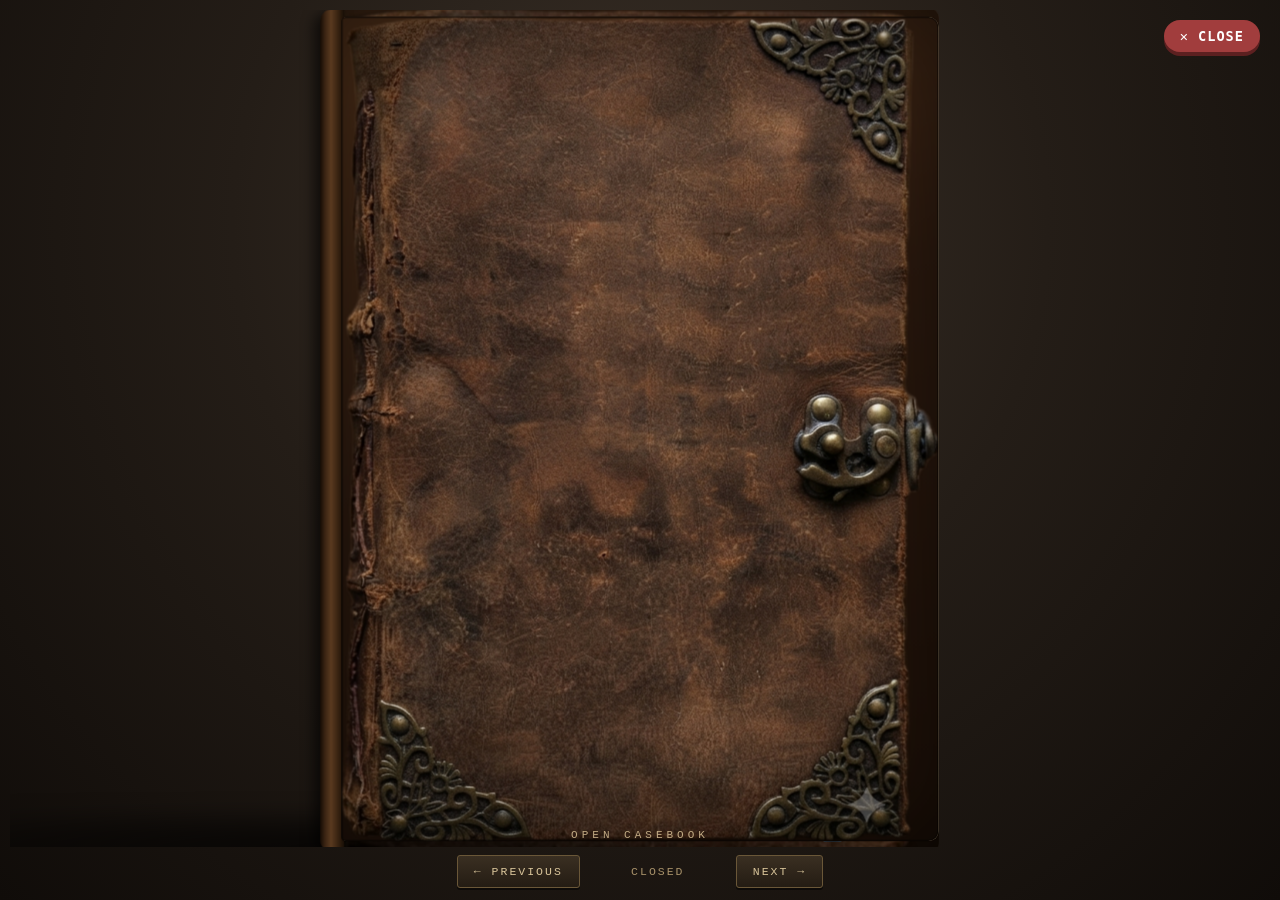
<file: detectiveNotes.html>
<!DOCTYPE html>
<html lang="en">
<head>
<meta charset="utf-8">
<meta name="viewport" content="width=device-width, initial-scale=1, viewport-fit=cover">
<title>The Casebook — Detective Notebook</title>
<style>
:root{
  --page-w: 420px; --page-h: 580px;
  --persp: 2600px; --turn: 820ms;
  --ease: cubic-bezier(.36,.06,.28,1);
  --shift: -25%; --po: 50%;
  --paper: #e9dcbe; --ink: #2b2118; --red: #8e2b20;
  --hand: 'Segoe Script','Bradley Hand ITC','Bradley Hand','Brush Script MT','Comic Sans MS',cursive;
  --type: 'Courier New', Courier, monospace;
}
*{ box-sizing: border-box; }
html, body{ height: 100%; margin: 0; overflow: hidden; }
body{
  display: flex; flex-direction: column; gap: 8px; padding: 10px;
  background: radial-gradient(ellipse at 50% 25%, #3b3128 0%, #241d17 45%, #100c09 100%);
  color: #cbbda1; font-family: var(--type);
  -webkit-tap-highlight-color: transparent;
}
.scene{ position: relative; flex: 1 1 auto; min-height: 0; overflow: hidden; }
.holder{ position: absolute; top: 50%; left: 50%; transform: translate(-50%, -50%); }
.scaler{
  position: absolute; top: 0; left: 0;
  width: calc(var(--page-w) * 2); height: var(--page-h);
  transform-origin: top left;
}
.stage{ position: absolute; inset: 0; perspective: var(--persp); perspective-origin: var(--po) 50%; }
.book{
  position: absolute; inset: 0;
  transform-style: preserve-3d; -webkit-transform-style: preserve-3d;
  transform: translateX(var(--shift));
  transition: transform var(--turn) var(--ease);
  cursor: pointer; user-select: none; -webkit-user-select: none;
}
.book.open{ transform: translateX(0); }
.book-shadow{
  position: absolute; left: 2%; right: 2%; bottom: -52px; height: 62px;
  transform: translateZ(-80px);
  background: radial-gradient(ellipse at 50% 40%, rgba(0,0,0,.72) 0%, rgba(0,0,0,.38) 45%, rgba(0,0,0,0) 72%);
  filter: blur(8px); pointer-events: none;
}
.spine{
  position: absolute; left: 50%; top: -5px; bottom: -7px; width: 17px;
  transform: translateZ(-1px) translateX(-15px);
  border-radius: 8px 0 0 8px;
  background: linear-gradient(to right, #150c05 0%, #3d2614 22%, #5a3a20 45%, #33200f 78%, #170e06 100%);
  box-shadow: -4px 3px 10px rgba(0,0,0,.65);
  opacity: 1; transition: opacity .45s ease; pointer-events: none;
}
.book.open .spine{ opacity: 0; }
.leaf{
  position: absolute; top: 0; left: 50%; width: 50%; height: 100%;
  transform-origin: left center;
  transform-style: preserve-3d; -webkit-transform-style: preserve-3d;
  transform: rotateY(0deg) translateZ(calc(var(--i, 0) * -3px));
  transition: transform var(--turn) var(--ease);
  will-change: transform;
}
.leaf.flipped{ transform: rotateY(-180deg) translateZ(calc(var(--i, 0) * -3px)); }
.face{
  position: absolute; inset: 0; overflow: hidden;
  border-radius: 3px 7px 7px 3px;
  background-color: #e9dcbe;
  background-image:
    repeating-linear-gradient(47deg, rgba(120,95,55,.035) 0 1px, rgba(255,255,255,0) 1px 3px),
    repeating-linear-gradient(-43deg, rgba(120,95,55,.028) 0 1px, rgba(255,255,255,0) 1px 4px),
    radial-gradient(circle at 12% 18%, rgba(150,110,60,.10) 0%, transparent 6%),
    radial-gradient(circle at 84% 12%, rgba(160,120,70,.08) 0%, transparent 5%),
    radial-gradient(circle at 22% 62%, rgba(150,110,60,.09) 0%, transparent 7%),
    radial-gradient(circle at 68% 78%, rgba(160,120,70,.10) 0%, transparent 6%),
    radial-gradient(circle at 45% 32%, rgba(140,100,55,.06) 0%, transparent 5%),
    radial-gradient(circle at 90% 55%, rgba(150,110,60,.07) 0%, transparent 6%),
    radial-gradient(circle at 8%  88%, rgba(160,120,70,.09) 0%, transparent 5%),
    radial-gradient(circle at 58% 8%,  rgba(140,100,55,.06) 0%, transparent 5%),
    radial-gradient(circle at 33% 92%, rgba(150,110,60,.07) 0%, transparent 6%),
    radial-gradient(circle at 76% 42%, rgba(160,120,70,.05) 0%, transparent 5%),
    radial-gradient(ellipse at 30% 20%, #f4e9cd 0%, #eadcbb 45%, #ddcba4 85%, #d5c197 100%);
  background-size: 100% 100%;
  backface-visibility: hidden; -webkit-backface-visibility: hidden;
}
.face-back{ transform: rotateY(180deg); }
.face::before{ content: ''; position: absolute; inset: 0; border-radius: inherit; pointer-events: none; z-index: 4; }
.face-front::before{ background: linear-gradient(to right, rgba(70,45,16,.34) 0%, rgba(70,45,16,.10) 8%, rgba(0,0,0,0) 22%); }
.face-back::before{ background: linear-gradient(to left, rgba(70,45,16,.34) 0%, rgba(70,45,16,.10) 8%, rgba(0,0,0,0) 22%); }
.leaf.cover .face::before{ display: none; }
.face::after{
  content: ''; position: absolute; inset: 0; border-radius: inherit;
  pointer-events: none; opacity: 0; transition: opacity .28s ease; z-index: 5;
  background: linear-gradient(90deg, rgba(0,0,0,.22) 0%, rgba(0,0,0,0) 32%, rgba(0,0,0,0) 68%, rgba(0,0,0,.22) 100%);
}
.leaf.turning .face::after{ opacity: 1; }
.leaf.cover .face-front{
  background-image: url('Frontcover.png'), linear-gradient(158deg, #4d2f19 0%, #2c1a0f 45%, #1b0f07 100%);
  background-size: 100% 100%, 100% 100%;
  box-shadow: inset 0 0 0 1px rgba(0,0,0,.55), inset 0 0 70px rgba(0,0,0,.55);
}
.leaf.cover .face-back{
  background-image: url('Insidefrontcover.png'), linear-gradient(158deg, #3d2615 0%, #241509 60%, #170d05 100%);
  background-size: 100% 100%, 100% 100%;
}
.base-back{
  position: absolute; top: -6px; left: 50%; width: 50%; bottom: -8px; right: -2px;
  border-radius: 0 8px 8px 0;
  background-image: url('Insidebackcover.png'), linear-gradient(158deg, #3d2615 0%, #241509 60%, #170d05 100%);
  background-size: 100% 100%, 100% 100%;
  background-repeat: no-repeat;
  transform: translateZ(-120px) scale(1.047);
  box-shadow: inset 0 0 60px rgba(0,0,0,.6);
  pointer-events: none;
}
.page{
  position: absolute; inset: 0;
  padding: 30px 32px 28px 32px;
  color: var(--ink); font-family: var(--type);
  font-size: 14px; line-height: 1.55; overflow: hidden;
}
.page-inner{ position: relative; height: 100%; }
.hand{ font-family: var(--hand); }
.hand-title{
  margin: 0 0 8px;
  font-family: var(--hand);
  font-size: 40px; line-height: 1; letter-spacing: 1px;
  color: #1d1610; transform: rotate(-1.6deg); transform-origin: left center;
  text-shadow: 0 1px 0 rgba(255,255,255,.35);
}
.hand-title.sm{ font-size: 30px; }
.typed{ font-family: var(--type); }
.small{ font-size: 12.5px; line-height: 1.6; }
.meta{
  display: flex; justify-content: space-between; align-items: center; gap: 8px;
  margin-bottom: 12px; padding: 4px 0;
  border-top: 2px solid #3a2c1c; border-bottom: 1px solid #3a2c1c;
  font-size: 11.5px; letter-spacing: 1px; color: #3a2c1c;
}
.meta .status{ color: var(--red); font-weight: bold; }
.photo{
  position: relative; margin: 0; padding: 8px 8px 0; background: #f7f0dd;
  box-shadow: 0 6px 14px rgba(0,0,0,.38), 0 1px 0 rgba(255,255,255,.7) inset;
  transform: rotate(-1.2deg);
}
.photo-img{
  display: block; width: 100%; height: 140px;
  object-fit: cover; position: relative; overflow: hidden;
  background:
    radial-gradient(circle at 28% 26%, rgba(255,255,255,.14), transparent 58%),
    repeating-linear-gradient(45deg, rgba(255,255,255,.045) 0 2px, transparent 2px 5px),
    linear-gradient(165deg, #5c5c58 0%, #2b2b29 55%, #4b4945 100%);
}
.photo-img::after{
  content: ''; position: absolute; inset: 0;
  background: radial-gradient(ellipse at 50% 38%, transparent 28%, rgba(0,0,0,.6) 100%);
}
.photo figcaption{
  padding: 5px 0 7px; text-align: center;
  font-family: var(--hand); font-size: 12.5px; color: #4a3a26;
}
.page-photo{
  position: absolute; display: block; width: 200px; height: auto;
  box-shadow: 0 6px 14px rgba(0,0,0,.42);
  border-radius: 1px; pointer-events: none;
  transform-origin: center center;
}
.tape{
  position: absolute; width: 76px; height: 22px;
  background: linear-gradient(180deg, rgba(255,251,224,.82), rgba(226,214,170,.62));
  box-shadow: 0 2px 6px rgba(0,0,0,.22);
  border-left: 1px dashed rgba(255,255,255,.55);
  border-right: 1px dashed rgba(255,255,255,.55);
  pointer-events: none;
}
.tape-tl{ top: -12px; left: -20px; transform: rotate(-27deg); }
.tape-br{ bottom: -13px; right: -18px; transform: rotate(-23deg); }
.card{
  position: relative; padding: 12px 14px;
  background: #f3e8cb; border: 1px solid #c9b78f;
  box-shadow: 0 4px 10px rgba(0,0,0,.22);
  font-family: var(--type); font-size: 12px; line-height: 1.5;
}
.card::before{
  content: ''; position: absolute; inset: 0;
  background: repeating-linear-gradient(to bottom, transparent 0 19px, rgba(90,110,140,.28) 19px 20px);
  pointer-events: none;
}
.stamp{
  position: absolute; right: 6px; bottom: 6px;
  padding: 6px 12px;
  border: 3px solid rgba(150,40,30,.72); border-radius: 4px;
  color: rgba(150,40,30,.78);
  font-family: var(--type); font-size: 15px; font-weight: bold;
  letter-spacing: 3px; transform: rotate(-13deg);
  opacity: .85; text-transform: uppercase;
}
.note{ font-size: 14px; line-height: 1.5; color: #23324a; }
.hl{ background: linear-gradient(to top, rgba(230,200,90,.65) 42%, transparent 42%); }
.underline-red{
  text-decoration: underline;
  text-decoration-color: rgba(150,40,30,.8);
  text-decoration-thickness: 2px;
}
.anno{ position: absolute; pointer-events: none; overflow: visible; }
.facts{
  list-style: none; margin: 0; padding: 0;
  font-size: 12px; line-height: 1.7;
}
.facts b{ display: inline-block; min-width: 62px; color: #6a4a22; letter-spacing: 1px; }
.ev-label{
  display: inline-block; padding: 3px 9px;
  background: #e7d9b4; border: 1px solid #b9a276;
  font-family: var(--type); font-size: 10.5px;
  letter-spacing: 1.5px; color: #4a371d;
  box-shadow: 0 2px 5px rgba(0,0,0,.18);
}
.fingerprint{
  position: relative; padding: 10px;
  background: #f6efdb; border: 1px solid #cbb992;
  box-shadow: 0 4px 10px rgba(0,0,0,.2);
}
.fingerprint svg{ display: block; width: 100%; height: 68px; }
.fingerprint .fp-label{
  margin-top: 4px; font-family: var(--type);
  font-size: 10px; letter-spacing: 1px; color: #5c4526; text-align: center;
}
.clipping{
  padding: 12px 14px; background: #e6dcc0;
  box-shadow: 0 5px 12px rgba(0,0,0,.28);
  transform: rotate(.8deg);
  font-family: Georgia, 'Times New Roman', serif; color: #2f2a20;
}
.clipping h3{
  margin: 0 0 6px; font-size: 19px;
  line-height: 1.1; letter-spacing: -.4px;
}
.clipping p{
  margin: 0; font-size: 11px; line-height: 1.5;
  column-count: 2; column-gap: 12px;
}
.hint{
  position: absolute; left: 50%; bottom: 6px;
  transform: translateX(-50%);
  font-size: 11px; letter-spacing: 4px;
  text-transform: uppercase; color: #c2ab84;
  opacity: 1; transition: opacity .6s ease;
  pointer-events: none;
  animation: hintPulse 2.6s ease-in-out infinite;
  white-space: nowrap;
}
@keyframes hintPulse{
  0%, 100%{ opacity: .35; }
  50%     { opacity: 1;   }
}
.controls{
  flex: 0 0 auto;
  display: flex; align-items: center; justify-content: center;
  gap: 14px; padding-bottom: 2px;
}
.ctl{
  appearance: none;
  border: 1px solid #6a5738; border-radius: 3px;
  padding: 9px 16px;
  background: linear-gradient(180deg, #3a2f22 0%, #241c13 100%);
  color: #d8c49a;
  font-family: var(--type); font-size: 11.5px;
  letter-spacing: 2px; cursor: pointer;
  transition: background .18s ease, color .18s ease, opacity .18s ease;
  box-shadow: 0 2px 0 rgba(0,0,0,.5);
}
.ctl:hover:not(:disabled){
  background: linear-gradient(180deg, #4c3e2c 0%, #302518 100%);
  color: #f3e3bd;
}
.ctl:active:not(:disabled){ transform: translateY(1px); }
.ctl:disabled{ opacity: .3; cursor: default; }
.counter{
  min-width: 128px; text-align: center;
  font-size: 11.5px; letter-spacing: 2px; color: #a8926a;
}
body.single-page .book-shadow{ left: 48%; right: -4%; }
@media (max-width: 760px){
  .controls{ gap: 8px; }
  .ctl{ padding: 8px 11px; font-size: 10.5px; letter-spacing: 1px; }
  .counter{ min-width: 96px; font-size: 10.5px; letter-spacing: 1px; }
  .hint{ font-size: 9.5px; letter-spacing: 2px; }
}
@media (prefers-reduced-motion: reduce){
  .leaf, .book{ transition-duration: 1ms !important; }
  .hint{ animation: none; }
}
</style>
</head>
<body>

<div class="scene" id="scene">

  <button id="closeCasebook"
          style="position:absolute; top:10px; right:10px; z-index:100;
                 background:#a13d3d; color:#fff; border:none;
                 padding:8px 16px; border-radius:30px; cursor:pointer;
                 font-family:monospace; font-weight:bold; font-size:0.85rem;
                 letter-spacing:1px; box-shadow:0 4px 0 #5c2020;">
    ✕ CLOSE
  </button>

  <div class="holder" id="holder">
    <div class="scaler" id="scaler">
      <div class="stage">
        <div class="book" id="book">
          <div class="book-shadow"></div>
          <div class="spine"></div>
          <div class="base-back"></div>

          <!-- LEAF 0 — FRONT COVER -->
          <div class="leaf cover">
            <div class="face face-front"></div>
            <div class="face face-back"></div>
          </div>

          <!-- LEAF 1 — PAGE 1 : CASE FILE -->
          <div class="leaf">
            <div class="face face-front page">
              <div class="page-inner">
                <h1 class="hand-title">Case File</h1>
                <div class="meta">
                  <span>CASE NO. 027</span>
                  <span class="status">STATUS: ACTIVE</span>
                </div>
                <p class="typed small" style="margin:0 0 14px;">
                  Tuesday, 14 March. Body recovered from the water beneath
                  Blackmoor Pier at 04:12 hrs. Male, mid-forties. No wallet,
                  no watch, no identification on the body.
                </p>
                <figure class="photo">
                  <div class="photo-img"></div>
                  <figcaption>Pier 4 — beneath the west span</figcaption>
                  <span class="tape tape-tl"></span>
                </figure>
                <p class="hand note" style="margin:18px 0 0; transform:rotate(-.7deg);">
                  No forced entry anywhere on the pier. Tide tables put the
                  water at <span class="hl">low</span> by midnight — he never
                  drifted in. Someone <u>put</u> him there.
                </p>
                <div class="stamp">Active</div>
                <img src="note1.png" class="page-photo" alt=""
                     style="top:360px; left:20px; width:130px;
                            transform:rotate(5deg); z-index:3;">
                <img src="note1.png" class="page-photo" alt=""
                     style="top:390px; left:190px; width:130px;
                            transform:rotate(-6deg); z-index:2;">
              </div>
            </div>
          </div>

          <!-- LEAF 2 — PAGE 2 : SUSPECT -->
          <div class="leaf">
            <div class="face face-front page">
              <div class="page-inner">
                <h2 class="hand-title sm">Suspect</h2>
                <div style="display:flex; gap:14px; align-items:flex-start; margin-top:6px;">
                  <figure class="photo" style="flex:0 0 158px; margin:0;">
                    <div class="photo-img" style="height:170px;"></div>
                    <figcaption>M. VOSS — 12 Mar</figcaption>
                    <span class="tape tape-tl"></span>
                  </figure>
                  <ul class="facts" style="flex:1 1 auto; padding-top:4px;">
                    <li><b>NAME</b> Marcus Voss</li>
                    <li><b>AGE</b> 47</li>
                    <li><b>OCCUP.</b> Harbour pilot</li>
                    <li><b>HEIGHT</b> 5′ 11″</li>
                    <li><b>LAST SEEN</b> Blackmoor Pier, 23:40</li>
                  </ul>
                </div>
                <div class="card" style="margin-top:22px; transform:rotate(.6deg);">
                  <div style="font-size:10.5px; letter-spacing:2px; color:#7a5c2c; margin-bottom:4px;">
                    PRIOR RECORD
                  </div>
                  Two counts of insurance fraud (2009, dismissed).
                  Questioned in the Ardennes warehouse fire — never charged.
                </div>
                <p class="hand note" style="margin:16px 0 0; transform:rotate(-1deg);">
                  He knew the victim. Three separate witnesses place them
                  arguing outside the King's Head on the 9th.
                </p>
                <img src="note1.png" class="page-photo" alt=""
                     style="top:360px; left:20px; width:130px;
                            transform:rotate(5deg); z-index:3;">
                <img src="note1.png" class="page-photo" alt=""
                     style="top:390px; left:190px; width:130px;
                            transform:rotate(-6deg); z-index:2;">
              </div>
            </div>
          </div>

          <!-- LEAF 3 — PAGE 3 : EVIDENCE -->
          <div class="leaf">
            <div class="face face-front page">
              <div class="page-inner">
                <h2 class="hand-title sm">Evidence</h2>
                <div class="fingerprint" style="margin-top:8px; transform:rotate(-.9deg);">
                  <svg viewBox="0 0 200 68" preserveAspectRatio="none">
                    <g fill="none" stroke="#3a3128" stroke-width="1.5" stroke-linecap="round">
                      <ellipse cx="100" cy="34" rx="13" ry="20"/>
                      <ellipse cx="100" cy="34" rx="20" ry="27"/>
                      <ellipse cx="100" cy="34" rx="27" ry="33"/>
                      <path d="M60 34 q40 -34 80 0"/>
                      <path d="M52 40 q48 -40 96 0"/>
                      <path d="M46 46 q54 -46 108 0"/>
                      <path d="M100 14 v40"/>
                      <path d="M78 18 q22 16 44 0"/>
                      <path d="M70 26 q30 22 60 0"/>
                    </g>
                  </svg>
                  <div class="fp-label">LATENT — PIER RAILING, 027-C</div>
                  <span class="tape tape-br" style="width:60px; height:18px;"></span>
                </div>
                <div class="card" style="margin-top:20px; transform:rotate(1.1deg);">
                  <div class="hand" style="font-size:14px; color:#23324a; line-height:1.55;">
                    "Tide was low. Tell them I was already gone by eleven."
                  </div>
                  <div style="margin-top:8px;">
                    <span class="ev-label">027-B — NOTE FROM VICTIM'S POCKET</span>
                  </div>
                </div>
                <figure class="photo" style="margin-top:20px; width:186px; transform:rotate(-2deg);">
                  <div class="photo-img" style="height:104px;"></div>
                  <figcaption>Boot print — north jetty</figcaption>
                </figure>
                <img src="note1.png" class="page-photo" alt=""
                     style="top:360px; left:20px; width:130px;
                            transform:rotate(5deg); z-index:3;">
                <img src="note1.png" class="page-photo" alt=""
                     style="top:390px; left:190px; width:130px;
                            transform:rotate(-6deg); z-index:2;">
              </div>
            </div>
          </div>

          <!-- LEAF 4 — PAGE 4 : DETECTIVE NOTES -->
          <div class="leaf">
            <div class="face face-front page">
              <div class="page-inner">
                <h2 class="hand-title sm">Notes</h2>
                <p class="hand note" style="margin:14px 0 0 0; font-size:15px; transform:rotate(-1.2deg);">
                  Voss lied about the tide. He <span class="hl">knew</span> the
                  water was low — he's been piloting that channel for
                  nineteen years.
                </p>
                <svg class="anno" style="left:6px; top:44px; width:330px; height:74px;"
                     viewBox="0 0 330 74">
                  <ellipse cx="165" cy="37" rx="160" ry="30"
                           fill="none" stroke="#a8322a" stroke-width="2.5"
                           stroke-linecap="round" opacity=".8"/>
                </svg>
                <p class="hand note" style="margin:64px 0 0 0; font-size:15px; transform:rotate(.8deg);">
                  Who called him out at 23:40? Pier log says
                  <span class="underline-red">no vessels</span> after 22:00.
                </p>
                <div class="hand" style="font-size:30px; color:#8e2b20; margin:6px 0 0 26px; transform:rotate(8deg);">
                  ↳
                </div>
                <p class="hand note" style="margin:2px 0 0 46px; font-size:15px; transform:rotate(-.6deg);">
                  Lighthouse keeper changed his story <u>twice</u>.
                  Get the full statement in writing.
                </p>
                <div style="margin-top:26px; display:flex; align-items:flex-end; gap:14px;">
                  <svg width="118" height="76" viewBox="0 0 118 76">
                    <path d="M8 68 L44 18 L68 52 L108 12"
                          fill="none" stroke="#2b2118" stroke-width="2"
                          stroke-linecap="round"/>
                    <circle cx="44" cy="18" r="4.5" fill="#8e2b20"/>
                    <circle cx="68" cy="52" r="4.5" fill="#8e2b20"/>
                  </svg>
                  <div class="hand" style="font-size:12.5px; color:#4a3a26; line-height:1.4;">
                    route he claims<br>he took home
                  </div>
                </div>
                <div class="stamp" style="bottom:10px; right:10px; font-size:12px; letter-spacing:2px;">
                  Follow up
                </div>
                <img src="note1.png" class="page-photo" alt=""
                     style="top:360px; left:20px; width:130px;
                            transform:rotate(5deg); z-index:3;">
                <img src="note1.png" class="page-photo" alt=""
                     style="top:390px; left:190px; width:130px;
                            transform:rotate(-6deg); z-index:2;">
              </div>
            </div>
          </div>

          <!-- LEAF 5 — PAGE 5 : TIMELINE -->
          <div class="leaf">
            <div class="face face-front page">
              <div class="page-inner">
                <h2 class="hand-title sm">Timeline</h2>
                <div style="margin-top:18px; border-left:2px solid #6a4a22; padding-left:16px;">
                  <div style="margin-bottom:16px;">
                    <div class="typed" style="font-size:11px; letter-spacing:2px; color:#8e2b20;">22:00 — PIER LOCKED</div>
                    <div class="hand" style="font-size:13.5px; color:#23324a;">Gate log signed by night watchman, T. Reeve.</div>
                  </div>
                  <div style="margin-bottom:16px;">
                    <div class="typed" style="font-size:11px; letter-spacing:2px; color:#8e2b20;">23:40 — LAST SIGHTING</div>
                    <div class="hand" style="font-size:13.5px; color:#23324a;">Voss seen arguing with an unidentified man near Pier 4.</div>
                  </div>
                  <div style="margin-bottom:16px;">
                    <div class="typed" style="font-size:11px; letter-spacing:2px; color:#8e2b20;">00:15 — TIDE LOW</div>
                    <div class="hand" style="font-size:13.5px; color:#23324a;">Water below the jetty line for 40 minutes.</div>
                  </div>
                  <div>
                    <div class="typed" style="font-size:11px; letter-spacing:2px; color:#8e2b20;">04:12 — BODY RECOVERED</div>
                    <div class="hand" style="font-size:13.5px; color:#23324a;">Found by harbour patrol, face down beneath the west span.</div>
                  </div>
                </div>
                <p class="hand note" style="margin-top:22px; font-size:14px; transform:rotate(-.9deg);">
                  Three hours unaccounted for. <span class="hl">Three hours.</span>
                </p>
                <img src="note1.png" class="page-photo" alt=""
                     style="top:360px; left:20px; width:130px;
                            transform:rotate(5deg); z-index:3;">
                <img src="note1.png" class="page-photo" alt=""
                     style="top:390px; left:190px; width:130px;
                            transform:rotate(-6deg); z-index:2;">
              </div>
            </div>
          </div>

          <!-- LEAF 6 — PAGE 6 : PRESS CLIPPING -->
          <div class="leaf">
            <div class="face face-front page">
              <div class="page-inner">
                <h2 class="hand-title sm">Press</h2>
                <div class="clipping" style="margin-top:14px;">
                  <h3>PIER DEATH "NOT ACCIDENTAL", SAY POLICE</h3>
                  <p>
                    Detectives investigating the death of a man found beneath
                    Blackmoor Pier have confirmed they are treating the case
                    as suspicious. The victim, believed to be a local harbour
                    worker, was discovered shortly after four o'clock on
                    Tuesday morning by a routine patrol.
                    <br><br>
                    A police spokesperson declined to comment on reports that
                    a second person was seen on the pier shortly before
                    midnight. The pier remains closed to the public while
                    forensic teams continue their examination.
                  </p>
                </div>
                <div class="hand" style="margin-top:26px; font-size:15px; color:#23324a; transform:rotate(-1.4deg);">
                  "A second person."<br>
                  <span style="margin-left:22px;">Nobody told the press about that.</span>
                </div>
                <div class="stamp" style="bottom:8px; right:8px; font-size:11px; letter-spacing:2px;">
                  Leak?
                </div>
                <img src="note1.png" class="page-photo" alt=""
                     style="top:360px; left:20px; width:130px;
                            transform:rotate(5deg); z-index:3;">
                <img src="note1.png" class="page-photo" alt=""
                     style="top:390px; left:190px; width:130px;
                            transform:rotate(-6deg); z-index:2;">
              </div>
            </div>
          </div>

        </div>
      </div>
    </div>
  </div>

  <div class="hint" id="hint">Open Casebook</div>
</div>

<div class="controls">
  <button class="ctl" id="btnPrev">← PREVIOUS</button>
  <div class="counter" id="pageCounter">CLOSED</div>
  <button class="ctl" id="btnNext">NEXT →</button>
</div>

<script>
(function () {
  'use strict';

  var PAGE_W = 420;
  var PAGE_H = 580;
  var BOOK_W = PAGE_W * 2;
  var BOOK_H = PAGE_H;
  var TURN_MS = 820;
  var SINGLE_PAGE_BREAKPOINT = 760;

  var scene      = document.getElementById('scene');
  var holder     = document.getElementById('holder');
  var scaler     = document.getElementById('scaler');
  var book       = document.getElementById('book');
  var counterEl  = document.getElementById('pageCounter');
  var btnPrev    = document.getElementById('btnPrev');
  var btnNext    = document.getElementById('btnNext');
  var hintEl     = document.getElementById('hint');

  document.documentElement.style.setProperty('--turn', TURN_MS + 'ms');

  var leaves = Array.prototype.slice.call(book.querySelectorAll('.leaf'));

  leaves.forEach(function (leaf, i) {
    leaf.style.setProperty('--i', i);
    if (!leaf.querySelector('.face-back')) {
      var back = document.createElement('div');
      back.className = 'face face-back';
      leaf.appendChild(back);
    }
  });

  var TOTAL_PAGES = leaves.length - 1;
  var MAX_TURN    = leaves.length;

  var turned = 0;
  var busy   = false;

  function isSinglePageMode() {
    return window.innerWidth < SINGLE_PAGE_BREAKPOINT;
  }

  function fit() {
    var single = isSinglePageMode();
    var sceneW = scene.clientWidth;
    var sceneH = scene.clientHeight;
    if (!sceneW || !sceneH) return;

    var windowW = single ? PAGE_W : BOOK_W;
    var windowH = PAGE_H;

    var pad = 12;
    var scale = Math.min(
      (sceneW - pad) / windowW,
      (sceneH - pad) / windowH
    );

    var offsetX = single ? -(PAGE_W * scale) : 0;

    scaler.style.transform = 'translateX(' + offsetX + 'px) scale(' + scale + ')';
    holder.style.width  = (windowW * scale) + 'px';
    holder.style.height = (windowH * scale) + 'px';

    document.body.classList.toggle('single-page', single);
    document.documentElement.style.setProperty('--shift', single ? '0%' : '-25%');
    document.documentElement.style.setProperty('--po', single ? '75%' : '50%');
  }

  window.addEventListener('resize', fit);
  window.addEventListener('orientationchange', function () {
    setTimeout(fit, 120);
  });

  function render() {
    leaves.forEach(function (leaf, i) {
      leaf.classList.toggle('flipped', i < turned);
    });
    book.classList.toggle('open', turned > 0);
    if (turned === 0) {
      counterEl.textContent = 'CLOSED';
    } else {
      counterEl.textContent = 'PAGE ' + Math.min(turned, TOTAL_PAGES) + ' / ' + TOTAL_PAGES;
    }
    btnNext.disabled = turned >= MAX_TURN;
    hintEl.style.opacity = turned > 0 ? '0' : '1';
  }

  var turnTimer = null;
  function go(delta) {
    if (busy) return;
    var target = turned + delta;
    if (target < 0) target = 0;
    if (target > MAX_TURN) target = MAX_TURN;
    if (target === turned) return;

    busy = true;
    var from = Math.min(turned, target);
    var to   = Math.max(turned, target);
    for (var i = from; i < to; i++) leaves[i].classList.add('turning');

    turned = target;
    render();

    clearTimeout(turnTimer);
    turnTimer = setTimeout(function () {
      for (var j = from; j < to; j++) leaves[j].classList.remove('turning');
      busy = false;
    }, TURN_MS + 30);
  }

  btnNext.addEventListener('click', function () { go(1); });
  btnPrev.addEventListener('click', function () { go(-1); });

  var INTERACTIVE = 'a, button, input, textarea, select, label, [data-no-turn]';

  book.addEventListener('click', function (e) {
    if (e.target.closest(INTERACTIVE)) return;
    if (busy) return;
    if (turned === 0) { go(1); return; }
    var rect = book.getBoundingClientRect();
    var x = e.clientX - rect.left;
    if (x >= rect.width / 2) go(1);
    else go(-1);
  });

  var touchStartX = 0, touchStartY = 0, tracking = false, suppressClick = false;

  book.addEventListener('touchstart', function (e) {
    if (e.touches.length !== 1) return;
    touchStartX = e.touches[0].clientX;
    touchStartY = e.touches[0].clientY;
    tracking = true;
  }, { passive: true });

  book.addEventListener('touchend', function (e) {
    if (!tracking) return;
    tracking = false;
    var t = e.changedTouches[0];
    var dx = t.clientX - touchStartX;
    var dy = t.clientY - touchStartY;
    if (Math.abs(dx) > 45 && Math.abs(dx) > Math.abs(dy)) {
      suppressClick = true;
      setTimeout(function () { suppressClick = false; }, 420);
      go(dx < 0 ? 1 : -1);
    }
  }, { passive: true });

  book.addEventListener('click', function (e) {
    if (suppressClick) { e.stopPropagation(); e.preventDefault(); }
  }, true);

  window.addEventListener('keydown', function (e) {
    if (e.key === 'ArrowRight') { e.preventDefault(); go(1); }
    if (e.key === 'ArrowLeft')  { e.preventDefault(); go(-1); }
  });

  render();
  fit();
  if (document.fonts && document.fonts.ready) document.fonts.ready.then(fit);
  window.addEventListener('load', fit);

  // Close button — tells the parent modal to close
  var closeBtn = document.getElementById('closeCasebook');
  if (closeBtn) {
    closeBtn.addEventListener('click', function (e) {
      e.stopPropagation();
      try { window.parent.postMessage({ type: 'CLOSE_DETECTIVE_NOTES' }, '*'); } catch (err) {}
    });
  }
})();
</script>
</body>
</html>
</file>
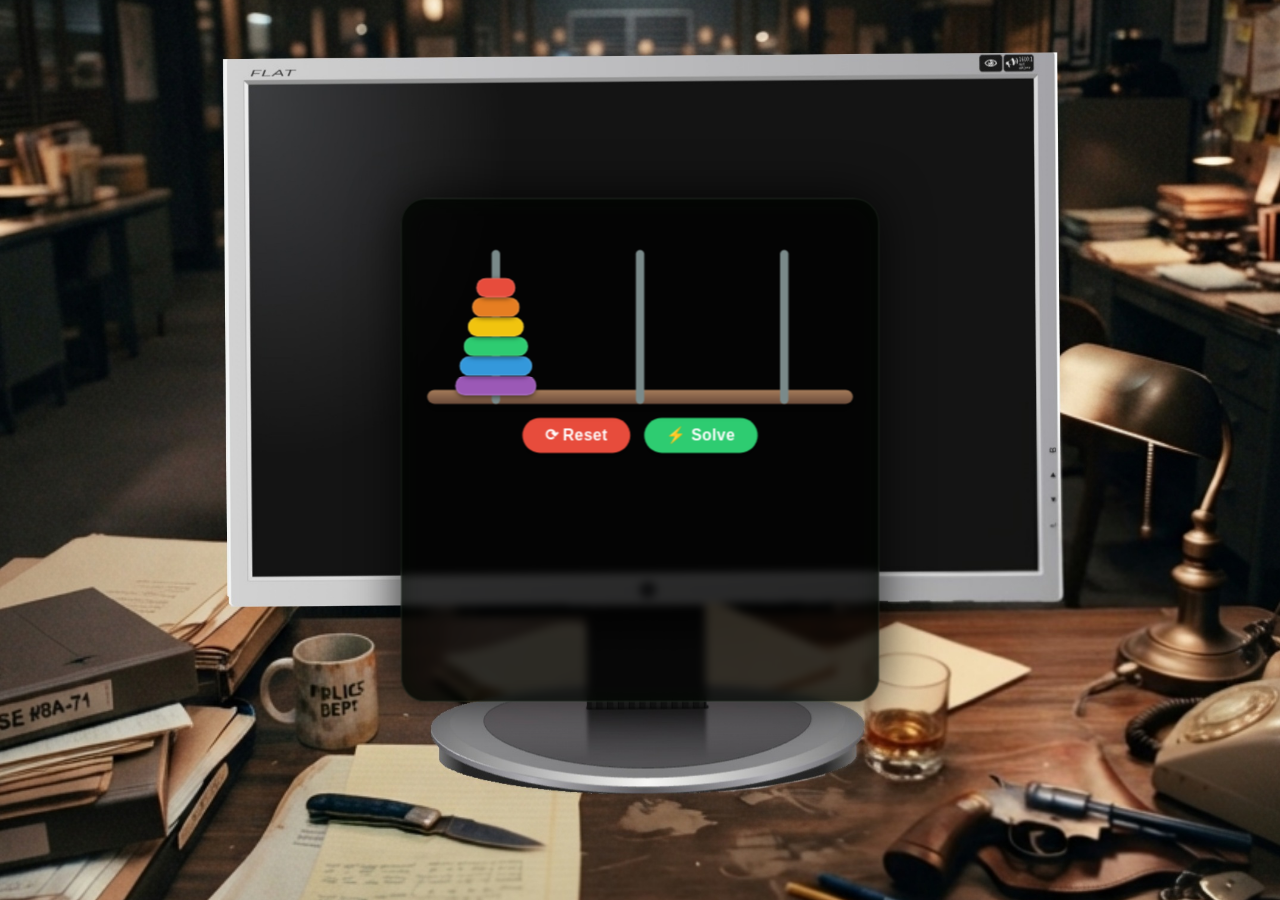
<file: hanoi-puzzle.html>
<!DOCTYPE html>
<html lang="en">
<head>
    <meta charset="UTF-8" />
    <meta name="viewport" content="width=device-width, initial-scale=1.0" />
    <title>Tower of Hanoi · Overlay</title>
    <style>
        * { margin: 0; padding: 0; box-sizing: border-box; }

        html, body {
            width: 100%;
            height: 100%;
            overflow: hidden;
            font-family: 'Segoe UI', Tahoma, Geneva, Verdana, sans-serif;
            background: #000;
        }

        :root {
            --game-scale: 1.4;
        }

        .desktop-bg {
            position: fixed;
            top: 0; left: 0;
            width: 100vw; height: 100vh;
            background: url('pcpuzz.jpg') no-repeat center center / cover;
            z-index: 0;
            background-color: #1a1a2e;
        }

        .monitor-area {
            position: fixed;
            top: 50%; left: 50%;
            transform: translate(-50%, -50%) scale(var(--game-scale));
            transform-origin: center center;
            width: 38vmin;
            max-width: 400px;
            height: auto;
            min-height: 40vmin;
            max-height: 80vh;
            z-index: 10;
            background: rgba(0, 0, 0, 0.78);
            backdrop-filter: blur(3px);
            border-radius: 2vmin;
            padding: 1.8vmin 1.8vmin 2.2vmin;
            box-shadow: 0 0 4vmin rgba(0, 0, 0, 0.8), inset 0 0 2vmin rgba(0, 20, 0, 0.4);
            border: 1px solid rgba(60, 80, 60, 0.3);
            display: flex;
            flex-direction: column;
            align-items: center;
            overflow: hidden;
        }

        .game-container {
            width: 100%;
            display: flex;
            flex-direction: column;
            align-items: center;
            flex-shrink: 0;
            position: relative;
            z-index: 1;
        }

        .towers {
            display: flex;
            justify-content: space-around;
            align-items: flex-end;
            gap: 4px;
            height: 130px;
            background: transparent;
            padding: 4px 2px 0;
            position: relative;
            width: 100%;
            max-width: 440px;
            margin: 0 auto;
        }

        .towers::after {
            content: '';
            position: absolute;
            bottom: 0;
            left: 2px;
            width: calc(100% - 4px);
            height: 10px;
            background: linear-gradient(180deg, #a67c5a, #6b4c3b);
            border-radius: 6px;
            box-shadow: 0 3px 8px rgba(0, 0, 0, 0.5);
            z-index: 0;
            pointer-events: none;
        }

        .tower {
            display: flex;
            flex-direction: column-reverse;
            align-items: center;
            width: 44px;
            height: 110px;
            cursor: pointer;
            position: relative;
            padding-bottom: 6px;
            z-index: 1;
        }

        .tower::after {
            content: '';
            position: absolute;
            bottom: 0;
            width: 6px;
            height: 100%;
            background: #7a8a8a;
            border-radius: 3px;
            z-index: 1;
        }
        .tower:first-child::after,
        .tower:nth-child(2)::after,
        .tower:last-child::after {
            left: 50%;
            transform: translateX(-50%);
        }

        .disk {
            height: 14px;
            border-radius: 8px;
            margin: 0;
            box-shadow: 0 1px 3px rgba(0, 0, 0, 0.5);
            transition: all 0.12s ease;
            position: relative;
            z-index: 2;
            border: 1px solid rgba(255, 255, 255, 0.12);
            cursor: pointer;
            flex-shrink: 0;
        }
        .disk:hover { filter: brightness(1.25); transform: scale(1.03); }
        .disk.selected {
            outline: 2px solid #f1c40f;
            outline-offset: 1px;
            transform: scale(1.04);
            filter: drop-shadow(0 0 6px #f1c40f);
        }

        .disk[data-size="1"] { width: 28px; background: #e74c3c; }
        .disk[data-size="2"] { width: 34px; background: #e67e22; }
        .disk[data-size="3"] { width: 40px; background: #f1c40f; }
        .disk[data-size="4"] { width: 46px; background: #2ecc71; }
        .disk[data-size="5"] { width: 52px; background: #3498db; }
        .disk[data-size="6"] { width: 58px; background: #9b59b6; }

        .controls {
            display: flex;
            justify-content: center;
            gap: 10px;
            margin-top: 10px;
            flex-wrap: wrap;
        }
        .controls button {
            background: #ecf0f1;
            border: none;
            border-radius: 20px;
            padding: 6px 16px;
            font-size: 0.7rem;
            font-weight: 600;
            color: #2c3e50;
            cursor: pointer;
            transition: all 0.2s;
            box-shadow: 0 3px 5px rgba(0, 0, 0, 0.3);
            letter-spacing: 0.3px;
            min-width: 60px;
        }
        .controls button:hover { transform: translateY(-2px); box-shadow: 0 5px 10px rgba(0, 0, 0, 0.4); background: #ffffff; }
        .controls button:active { transform: translateY(0); }
        .controls button#resetBtn { background: #e74c3c; color: white; }
        .controls button#resetBtn:hover { background: #c0392b; }
        .controls button#solveBtn { background: #2ecc71; color: white; }
        .controls button#solveBtn:hover { background: #27ae60; }
        .controls button:disabled { opacity: 0.4; pointer-events: none; transform: none; }

        .win-message {
            text-align: center;
            color: #ffffff;
            font-weight: bold;
            margin-top: 8px;
            font-size: 0.85rem;
            min-height: 1.8em;
            display: none;
            text-shadow: 0 0 10px rgba(255, 255, 255, 0.2);
        }
        .win-message.show { display: block; }

        .overlay-host {
            position: absolute;
            top: 0; left: 0;
            width: 100%; height: 100%;
            z-index: 50;
            pointer-events: none;
            border-radius: 2vmin;
            overflow: hidden;
        }
        .overlay-host > * { pointer-events: auto; }

        .overlay-panel {
            position: absolute;
            top: 0; left: 0;
            width: 100%; height: 100%;
            background: #0b0f0b;
            border: 2px solid #2a7e2a;
            border-radius: 1.8vmin;
            padding: 2.5vmin;
            overflow-y: auto;
            box-shadow: inset 0 0 4vmin rgba(0, 50, 0, 0.5);
            display: flex;
            flex-direction: column;
            font-family: 'Courier New', monospace;
        }
        .overlay-panel.hidden { display: none !important; }

        #suspect-message {
            justify-content: center;
            align-items: center;
            text-align: center;
            font-size: 2.2vmin;
            color: #aaffaa;
            line-height: 1.5;
            background: #0a0f0a;
        }
        #suspect-message button {
            background: #1e4a1e;
            border: none;
            color: #b3ffb3;
            font-size: 2.8vmin;
            padding: 1.6vmin 3.2vmin;
            border-radius: 1vmin;
            margin-top: 3vmin;
            cursor: pointer;
            box-shadow: 0 0 1.2vmin #00cc00;
            font-family: 'Courier New', monospace;
            transition: background 0.2s;
        }
        #suspect-message button:hover { background: #2a6b2a; }

        #explorer { color: #c0ffc0; background: #0a0f0a; }
        .explorer-header {
            display: flex;
            gap: 1.6vmin;
            align-items: center;
            border-bottom: 2px solid #2a7e2a;
            padding-bottom: 1.2vmin;
            margin-bottom: 1.6vmin;
            flex-shrink: 0;
        }
        .explorer-header .back-btn {
            background: #1e3a1e;
            border: none;
            color: #aaffaa;
            font-size: 2.2vmin;
            padding: 0.3vmin 1.6vmin;
            border-radius: 0.8vmin;
            cursor: pointer;
            font-weight: bold;
            font-family: 'Courier New', monospace;
        }
        .explorer-header .back-btn:disabled { opacity: 0.3; cursor: not-allowed; }
        .explorer-header .path {
            font-size: 1.8vmin;
            color: #88ff88;
            flex: 1;
            overflow: hidden;
            text-overflow: ellipsis;
            white-space: nowrap;
        }

        .file-list {
            list-style: none;
            padding: 0;
            margin: 1.2vmin 0;
            border: 1px solid #1e5a1e;
            min-height: 12vmin;
            max-height: 18vmin;
            overflow-y: auto;
            background: #0a1a0a;
            border-radius: 0.8vmin;
            flex-shrink: 0;
        }
        .file-list li {
            padding: 0.8vmin 1.6vmin;
            border-bottom: 1px solid #1e4a1e;
            cursor: pointer;
            display: flex;
            align-items: center;
            gap: 1vmin;
            font-size: 1.6vmin;
            color: #b3ffb3;
        }
        .file-list li:hover { background: #1a3a1a; }
        .file-list .folder-icon::before { content: "📁 "; color: #88ccff; }
        .file-list .file-icon::before { content: "📄 "; color: #ffcc88; }
        .file-list .encrypted-icon::before { content: "🔒 "; color: #ff8888; }

        .content-area {
            background: #0a120a;
            border: 1px solid #1e6a1e;
            border-radius: 0.8vmin;
            padding: 1.6vmin;
            margin-top: 1.2vmin;
            white-space: pre-wrap;
            word-wrap: break-word;
            font-size: 1.6vmin;
            min-height: 10vmin;
            max-height: 24vmin;
            overflow-y: auto;
            flex: 1;
            color: #b3ffb3;
        }
        .content-area pre {
            white-space: pre-wrap;
            color: #b3ffb3;
            font-family: 'Courier New', monospace;
            font-size: 1.6vmin;
            margin: 0;
        }
        .content-area .error { color: #ff8888; }

        @media (max-width: 700px) {
            .monitor-area { width: 44vmin; max-width: 360px; min-height: 36vmin; padding: 1.6vmin; border-radius: 1.6vmin; }
            .towers { height: 100px; gap: 3px; padding: 3px 1px 0; }
            .towers::after { left: 1px; width: calc(100% - 2px); height: 8px; }
            .tower { width: 34px; height: 85px; padding-bottom: 4px; }
            .tower::after { width: 5px; }
            .disk { height: 11px; border-radius: 6px; }
            .disk[data-size="1"] { width: 22px; }
            .disk[data-size="2"] { width: 26px; }
            .disk[data-size="3"] { width: 30px; }
            .disk[data-size="4"] { width: 34px; }
            .disk[data-size="5"] { width: 38px; }
            .disk[data-size="6"] { width: 42px; }
            .controls button { padding: 5px 12px; font-size: 0.6rem; min-width: 50px; border-radius: 16px; }
            .win-message { font-size: 0.7rem; }
            #suspect-message { font-size: 2vmin; }
            #suspect-message button { font-size: 2.4vmin; padding: 1.2vmin 2.4vmin; }
            .explorer-header .back-btn { font-size: 2vmin; }
            .explorer-header .path { font-size: 1.6vmin; }
            .file-list li { font-size: 1.4vmin; padding: 0.6vmin 1.2vmin; }
            .content-area { font-size: 1.4vmin; min-height: 8vmin; max-height: 18vmin; padding: 1.2vmin; }
            .content-area pre { font-size: 1.4vmin; }
        }

        @media (max-width: 480px) {
            .monitor-area { width: 50vmin; max-width: 300px; min-height: 32vmin; padding: 1.2vmin; border-radius: 1.2vmin; }
            .towers { height: 80px; gap: 2px; padding: 2px 1px 0; }
            .towers::after { left: 1px; width: calc(100% - 2px); height: 6px; border-radius: 4px; }
            .tower { width: 26px; height: 68px; padding-bottom: 4px; }
            .tower::after { width: 4px; }
            .disk { height: 9px; border-radius: 5px; }
            .disk[data-size="1"] { width: 18px; }
            .disk[data-size="2"] { width: 22px; }
            .disk[data-size="3"] { width: 26px; }
            .disk[data-size="4"] { width: 30px; }
            .disk[data-size="5"] { width: 34px; }
            .disk[data-size="6"] { width: 38px; }
            .controls { gap: 6px; margin-top: 6px; }
            .controls button { padding: 4px 10px; font-size: 0.5rem; min-width: 40px; border-radius: 12px; }
            .win-message { font-size: 0.6rem; margin-top: 4px; }
            .overlay-panel { padding: 1.6vmin; }
            #suspect-message { font-size: 1.8vmin; }
            #suspect-message button { font-size: 2vmin; padding: 1vmin 2vmin; margin-top: 2vmin; }
            .explorer-header { gap: 1vmin; padding-bottom: 0.8vmin; margin-bottom: 1vmin; }
            .explorer-header .back-btn { font-size: 1.8vmin; padding: 0.2vmin 1vmin; }
            .explorer-header .path { font-size: 1.4vmin; }
            .file-list { min-height: 8vmin; max-height: 12vmin; }
            .file-list li { font-size: 1.2vmin; padding: 0.4vmin 1vmin; }
            .content-area { font-size: 1.2vmin; min-height: 6vmin; max-height: 14vmin; padding: 1vmin; }
            .content-area pre { font-size: 1.2vmin; }
        }

        .overlay-panel::-webkit-scrollbar,
        .file-list::-webkit-scrollbar,
        .content-area::-webkit-scrollbar { width: 5px; }
        .overlay-panel::-webkit-scrollbar-track,
        .file-list::-webkit-scrollbar-track,
        .content-area::-webkit-scrollbar-track { background: #0a1a0a; }
        .overlay-panel::-webkit-scrollbar-thumb,
        .file-list::-webkit-scrollbar-thumb,
        .content-area::-webkit-scrollbar-thumb { background: #2a7e2a; border-radius: 3px; }
        .overlay-panel::-webkit-scrollbar-thumb:hover,
        .file-list::-webkit-scrollbar-thumb:hover,
        .content-area::-webkit-scrollbar-thumb:hover { background: #3a9e3a; }
    </style>
</head>
<body>

    <div class="desktop-bg"></div>

    <div class="monitor-area" id="monitorArea">
        <div class="game-container" id="gameContainer">
            <div class="towers" id="towersContainer"></div>
            <div class="controls">
                <button id="resetBtn">⟳ Reset</button>
                <button id="solveBtn">⚡ Solve</button>
            </div>
            <div class="win-message" id="winMessage">🎉 Congratulations! You solved the puzzle!</div>
        </div>

        <div class="overlay-host" id="overlayHost">
            <div id="suspect-message" class="overlay-panel hidden">
                <div>
                    "Well done, detective. You actually solved it.<br />
                    Maybe you're not as dull as the rest.<br />
                    I left a little something — a USB drive.<br />
                    Let's see if you can keep up."
                </div>
                <button id="access-usb">► ACCESS USB</button>
            </div>

            <div id="explorer" class="overlay-panel hidden">
                <div class="explorer-header">
                    <button class="back-btn" id="explorer-back">← BACK</button>
                    <span class="path" id="current-path">Private</span>
                </div>
                <ul class="file-list" id="file-list">
                    <li data-name="ledger.enc" data-type="file" class="encrypted-icon">
                        <span>ledger.enc</span>
                    </li>
                    <li data-name="unfinished_targets.txt" data-type="file" class="file-icon">
                        <span>unfinished_targets.txt</span>
                    </li>
                </ul>
                <div class="content-area" id="file-content">
                    <pre>📁 Select a file to view</pre>
                </div>
            </div>
        </div>
    </div>

    <script>
        (function() {
            'use strict';

            // ─── PARENT COMMUNICATION ───
            function postToParent(msg) {
                try { window.parent.postMessage(msg, '*'); } catch (e) {}
            }

            // ============================================================
            // 1. TOWER OF HANOI
            // ============================================================
            const NUM_DISKS = 6;
            const NUM_TOWERS = 3;

            let towers = [];
            let selectedTower = null;
            let isSolving = false;
            let gameWon = false;
            let solvedNotified = false;

            const container = document.getElementById('towersContainer');
            const winMessage = document.getElementById('winMessage');
            const resetBtn = document.getElementById('resetBtn');
            const solveBtn = document.getElementById('solveBtn');

            let overlaySystem = null;

            function initState() {
                towers = Array.from({ length: NUM_TOWERS }, () => []);
                for (let i = NUM_DISKS; i >= 1; i--) {
                    towers[0].push(i);
                }
                selectedTower = null;
                gameWon = false;
                solvedNotified = false;
                winMessage.classList.remove('show');
            }

            function render() {
                container.innerHTML = '';
                for (let t = 0; t < NUM_TOWERS; t++) {
                    const towerDiv = document.createElement('div');
                    towerDiv.className = 'tower';
                    towerDiv.dataset.towerIndex = t;

                    const disks = towers[t];
                    for (let i = 0; i < disks.length; i++) {
                        const size = disks[i];
                        const diskDiv = document.createElement('div');
                        diskDiv.className = 'disk';
                        diskDiv.dataset.size = size;
                        diskDiv.dataset.tower = t;
                        if (i === disks.length - 1 && selectedTower === t) {
                            diskDiv.classList.add('selected');
                        }
                        towerDiv.appendChild(diskDiv);
                    }

                    towerDiv.addEventListener('click', (function(towerIdx) {
                        return function(e) {
                            if (isSolving) return;
                            if (selectedTower !== null) {
                                attemptMove(selectedTower, towerIdx);
                            } else {
                                if (towers[towerIdx].length > 0) {
                                    selectedTower = towerIdx;
                                    render();
                                }
                            }
                        };
                    })(t));

                    container.appendChild(towerDiv);
                }

                if (towers[2].length === NUM_DISKS && !isSolving) {
                    gameWon = true;
                    winMessage.classList.add('show');

                    // ─── NOTIFY PARENT (once) ───
                    if (!solvedNotified) {
                        solvedNotified = true;
                        postToParent({ type: 'HANOI_SOLVED' });
                    }

                    if (overlaySystem && !overlaySystem.isVisible()) {
                        setTimeout(function() {
                            overlaySystem.showSuspectMessage();
                        }, 450);
                    }
                } else {
                    if (!isSolving) {
                        winMessage.classList.remove('show');
                    }
                }
            }

            function attemptMove(from, to) {
                if (from === to) { selectedTower = null; render(); return; }

                const fromTower = towers[from];
                const toTower = towers[to];
                if (fromTower.length === 0) { selectedTower = null; render(); return; }

                const disk = fromTower[fromTower.length - 1];
                if (toTower.length > 0 && toTower[toTower.length - 1] < disk) {
                    selectedTower = null;
                    render();
                    return;
                }

                fromTower.pop();
                toTower.push(disk);
                selectedTower = null;
                render();
            }

            function reset() {
                if (isSolving) return;
                if (overlaySystem) overlaySystem.hideAll();
                initState();
                render();
            }

            function solve() {
                if (isSolving) return;
                if (overlaySystem) overlaySystem.hideAll();
                initState();
                render();
                isSolving = true;
                resetBtn.disabled = true;
                solveBtn.disabled = true;
                winMessage.classList.remove('show');

                const moves = [];

                function hanoi(n, from, to, aux) {
                    if (n === 0) return;
                    hanoi(n - 1, from, aux, to);
                    moves.push({ from, to });
                    hanoi(n - 1, aux, to, from);
                }
                hanoi(NUM_DISKS, 0, 2, 1);

                let index = 0;
                const MOVE_INTERVAL_MS = 80;

                function doNextMove() {
                    if (index >= moves.length) {
                        isSolving = false;
                        resetBtn.disabled = false;
                        solveBtn.disabled = false;
                        render();
                        return;
                    }
                    const move = moves[index];
                    const disk = towers[move.from].pop();
                    towers[move.to].push(disk);
                    render();
                    index++;
                    setTimeout(doNextMove, MOVE_INTERVAL_MS);
                }

                doNextMove();
            }

            resetBtn.addEventListener('click', reset);
            solveBtn.addEventListener('click', solve);

            // ============================================================
            // 2. OVERLAY SYSTEM
            // ============================================================
            const suspectMsgDiv = document.getElementById('suspect-message');
            const explorerDiv = document.getElementById('explorer');
            const accessBtn = document.getElementById('access-usb');
            const fileListEl = document.getElementById('file-list');
            const fileContentEl = document.getElementById('file-content');
            const backBtn = document.getElementById('explorer-back');
            const pathEl = document.getElementById('current-path');

            let explorerVisible = false;
            let currentPath = [];
            let ledgerUnlocked = false;
            let overlaysActive = false;

            const fileSystem = {
                "read_me.txt": `Detective,

If you're reading this, you've proven you can think logically and patiently — the Tower of Hanoi demands nothing less. Inside this drive you'll find a year's worth of observations. Some stores were successfully visited, others were merely… studied.

I enjoy a worthy opponent. Figure out which jobs are already done, and more importantly — which one is next. The clock is ticking.

— C.`,

                "Evidence": {
                    "downtown_crown.txt": `LOCATION: Downtown Crown Jewelers, 412 Main St.
SECURITY: Glass display cases, alarm system (DSC PC1832), one guard on weekdays.
WEAKNESS: Guard takes a smoke break at 2:17 AM for ~9 minutes. Rear door lock outdated (Schlage).
STAFF: Manager leaves at 6:30 PM, cleaning crew 11:15 PM - 11:40 PM.
STATUS: COMPLETED. No complications.`,

                    "eastside_gems.txt": `LOCATION: Eastside Gems & Co., 87 Elmwood Ave.
SECURITY: Vault door (AMSEC SL300) with timer lock, cameras (Vista PTZ).
WEAKNESS: Camera rotates away from service corridor every 73 seconds — 11s window.
STAFF: Friday closing early (17:00), only two employees.
STATUS: COMPLETED. Used corridor window.`,

                    "royal_oak.txt": `LOCATION: Royal Oak Watches, 2200 Grand Blvd.
SECURITY: Bars on windows, motion sensors (Honeywell), safe in back.
WEAKNESS: Motion sensor offline 3:00-3:05 AM during system test (nightly).
STAFF: Owner stays until 23:00 on Saturdays.
STATUS: COMPLETED. Took Rolex shipment.`
                },

                "Logs": {
                    "moves.log": `[1] A → C\n[2] A → B\n[3] C → B\n[4] A → C\n[5] B → A\n[6] B → C\n[7] A → C\n-- Pattern repeats everywhere: security routines, human habits, camera sweeps. Find the rhythm, find the gap.`,

                    "camera_delays.log": `Downtown Crown: PTZ camera cycle 47s, blind spot 3s at NE corner.\nEastside Gems: corridor view blocked by flagpole 11:20 - 11:35 nightly.\nRoyal Oak: motion sensor offline window confirmed 3:00-3:05 AM.\nObservation: consistency in gaps — like Hanoi, move by move.`,

                    "blind_spots.txt": `📍 2417 Wilson Ave (abandoned) — no cameras but street light flickers.\n📍 Meridian Mall — loading bay camera rotates, 14s blind every 2min.\n📍 Riverside Plaza — guard does rounds every 34min, takes 4min.\nPatterns within patterns.`
                },

                "Private": {
                    "unfinished_targets.txt": `Stores investigated but never attempted:\n\n- Westside Diamonds (new alarm system, uncertain window)\n- Liberty Jewelers (owner lives above, unpredictable presence)\n- Crystal Cove (reinforced door installed mid-survey)\n- Oakwood Pawn (too many pedestrians after 9 PM)\n\nMaybe one of these becomes the next move. Maybe not.`,

                    "ledger.enc": "⛔ ENCRYPTED FILE — PASSWORD REQUIRED ⛔\n(This file will be part of a future puzzle.)"
                }
            };

            const hiddenLedgerContent =
                `🔓 DECRYPTED LEDGER 🔓\n\nYou found the keystone. Very well.\n\nThe real planning notes:\n\n- The first three jobs (Downtown Crown, Eastside Gems, Royal Oak) were tests.\n- The next target is NOT among the unfinished targets. It's a new location: \n  "GRAND AVENUE VAULT" — they installed a new camera system last month, but the rotation pattern is exactly 73 seconds (like Eastside). The blind spot appears at 2:17 AM for 11 seconds.\n\n- I've left a more detailed blueprint inside the "Private" folder under the name "vault_blueprint.txt". But that file is also encrypted with the same password. (Just kidding — it's plain text now that you're in.)\n\n- Remember: patterns repeat. The tower taught you that.\n\n— C.`;

            function getCurrentFolderObj() {
                let obj = fileSystem;
                for (let folder of currentPath) {
                    if (obj[folder] && typeof obj[folder] === 'object' && !Array.isArray(obj[folder])) {
                        obj = obj[folder];
                    } else {
                        return null;
                    }
                }
                return obj;
            }

            function renderExplorer() {
                const folderObj = getCurrentFolderObj();
                if (!folderObj) {
                    currentPath = [];
                    renderExplorer();
                    return;
                }
                pathEl.textContent = currentPath.length ? currentPath.join(' / ') : 'ROOT';
                backBtn.disabled = currentPath.length === 0;

                let items = Object.keys(folderObj).filter(key => key !== '__proto__');
                let folders = [], files = [];
                items.forEach(key => {
                    if (typeof folderObj[key] === 'object' && !Array.isArray(folderObj[key])) {
                        folders.push(key);
                    } else {
                        files.push(key);
                    }
                });
                folders.sort(); files.sort();

                const allItems = folders.map(f => ({ name: f, type: 'folder' }))
                    .concat(files.map(f => ({ name: f, type: 'file' })));

                fileListEl.innerHTML = '';
                allItems.forEach(item => {
                    const li = document.createElement('li');
                    li.setAttribute('data-name', item.name);
                    li.setAttribute('data-type', item.type);
                    if (item.type === 'folder') {
                        li.classList.add('folder-icon');
                    } else if (item.name === 'ledger.enc') {
                        li.classList.add('encrypted-icon');
                    } else {
                        li.classList.add('file-icon');
                    }
                    li.innerHTML = `<span>${item.name}</span>`;
                    fileListEl.appendChild(li);
                });
                fileContentEl.innerHTML = '<pre>📁 Select a file to view</pre>';
                ledgerUnlocked = false;
            }

            function showFileContent(filename) {
                const folderObj = getCurrentFolderObj();
                if (!folderObj) return;
                const content = folderObj[filename];

                if (filename === 'ledger.enc') {
                    if (ledgerUnlocked) {
                        fileContentEl.innerHTML = `<pre>${hiddenLedgerContent}</pre>`;
                    } else {
                        fileContentEl.innerHTML = `<pre class="error">⛔ ENCRYPTED FILE — Click to unlock</pre>`;
                        setTimeout(() => {
                            const pwd = prompt("Enter password for ledger.enc:");
                            if (pwd && pwd.trim().toLowerCase() === 'keystone') {
                                ledgerUnlocked = true;
                                fileContentEl.innerHTML = `<pre>${hiddenLedgerContent}</pre>`;
                            } else {
                                if (pwd !== null) alert("Access denied.");
                                fileContentEl.innerHTML = `<pre class="error">⛔ ACCESS DENIED — Try again.</pre>`;
                            }
                        }, 50);
                    }
                } else if (typeof content === 'string') {
                    fileContentEl.innerHTML = `<pre>${content}</pre>`;
                } else {
                    fileContentEl.innerHTML = '<pre>⚠️ Cannot display this item.</pre>';
                }
            }

            function showSuspectMessage() {
                suspectMsgDiv.classList.remove('hidden');
                explorerDiv.classList.add('hidden');
                explorerVisible = false;
                overlaysActive = true;
            }

            function showExplorer() {
                suspectMsgDiv.classList.add('hidden');
                explorerDiv.classList.remove('hidden');
                explorerVisible = true;
                overlaysActive = true;
                currentPath = [];
                renderExplorer();
                fileContentEl.innerHTML = '<pre>📁 Select a file to view</pre>';
            }

            function hideAllOverlays() {
                suspectMsgDiv.classList.add('hidden');
                explorerDiv.classList.add('hidden');
                explorerVisible = false;
                overlaysActive = false;
            }

            function isOverlayVisible() { return overlaysActive; }

            fileListEl.addEventListener('click', (e) => {
                const li = e.target.closest('li');
                if (!li) return;
                const name = li.getAttribute('data-name');
                const type = li.getAttribute('data-type');
                if (type === 'folder') {
                    currentPath.push(name);
                    renderExplorer();
                } else {
                    showFileContent(name);
                }
            });

            backBtn.addEventListener('click', () => {
                if (currentPath.length > 0) {
                    currentPath.pop();
                    renderExplorer();
                }
            });

            accessBtn.addEventListener('click', showExplorer);

            overlaySystem = {
                showSuspectMessage: showSuspectMessage,
                showExplorer: showExplorer,
                hideAll: hideAllOverlays,
                isVisible: isOverlayVisible,
                resetExplorer: function() {
                    currentPath = [];
                    ledgerUnlocked = false;
                    renderExplorer();
                }
            };

            // ============================================================
            // 3. BOOT
            // ============================================================
            initState();
            render();
            hideAllOverlays();

            window.OverlaySystem = overlaySystem;

        })();
    </script>

</body>
</html>
</file>
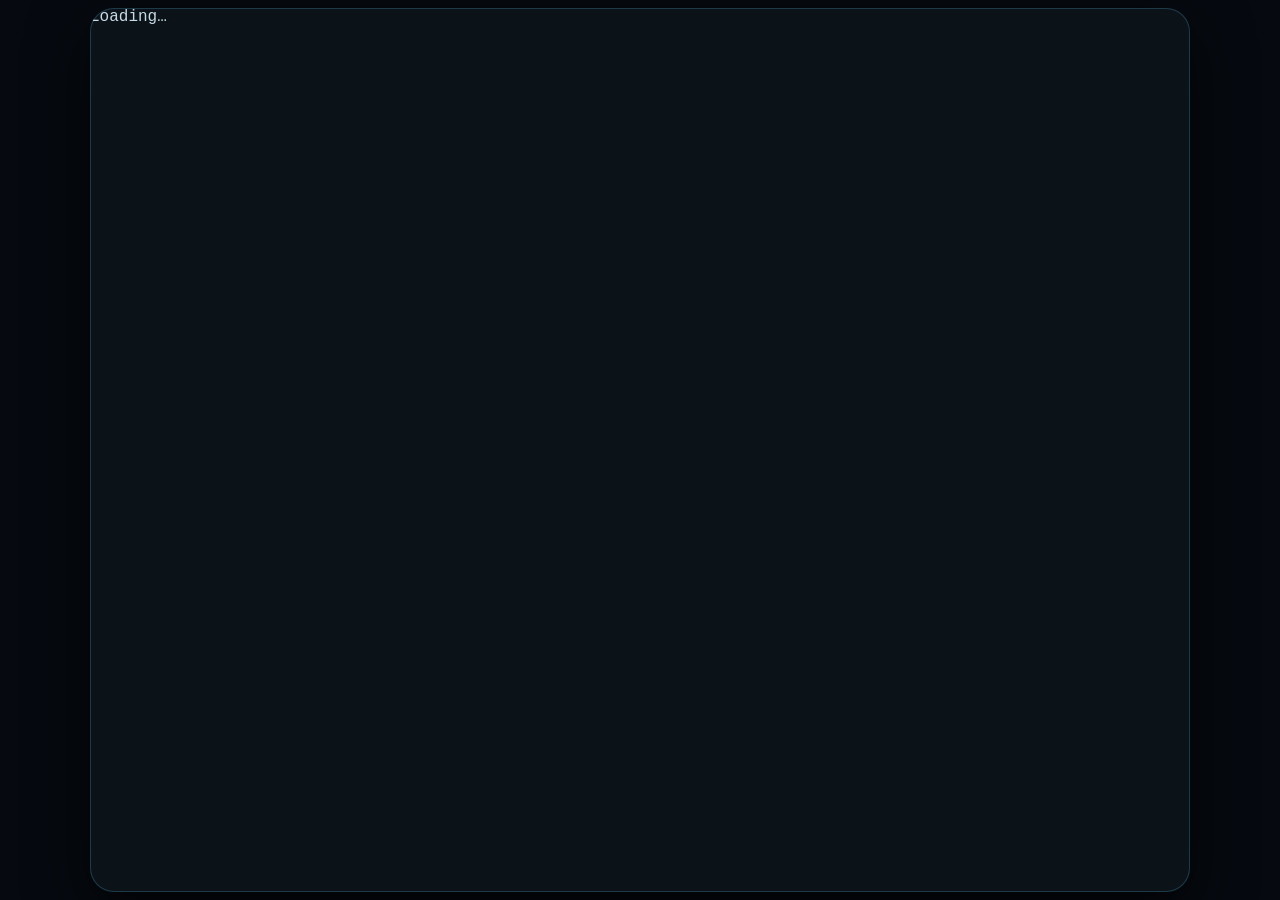
<file: interviews.html>
<!DOCTYPE html>
<html lang="en">
<head>
    <meta charset="UTF-8" />
    <meta name="viewport" content="width=device-width, initial-scale=1.0" />
    <title>Interrogation Dashboard</title>
    <style>
        * { margin:0; padding:0; box-sizing:border-box; }
        html, body { width:100%; height:100%; overflow:hidden; }
        body {
            background: #060a10;
            font-family: 'Courier New', monospace;
            display: flex;
            justify-content: center;
            align-items: stretch;
            padding: 8px;
            color: #c8dae5;
        }

        .dashboard {
            width: 100%;
            max-width: 1100px;
            height: 100%;
            max-height: 100%;
            min-height: 0;
            background: #0b1218;
            border-radius: 24px;
            overflow: hidden;
            box-shadow: 0 20px 60px rgba(0,0,0,0.8), 0 0 0 1px #1e3a4a inset;
            display: flex;
            flex-direction: row;
        }

        .left-panel {
            flex: 0 0 60%;
            background: radial-gradient(ellipse at 50% 40%, #0f1c2a, #02060a);
            display: flex;
            flex-direction: column;
            align-items: center;
            justify-content: center;
            padding: 16px 15px;
            position: relative;
            border-right: 2px solid #1e3a4a;
            box-shadow: inset 0 0 60px rgba(0,180,255,0.04);
            min-height: 0;
            overflow-y: auto;
        }
        .left-panel::before {
            content: '';
            position: absolute;
            top: 0; left: 0; width: 100%; height: 100%;
            background-image:
                linear-gradient(rgba(0,255,200,0.03) 1px, transparent 1px),
                linear-gradient(90deg, rgba(0,255,200,0.03) 1px, transparent 1px);
            background-size: 30px 30px;
            pointer-events: none;
        }

        .suspect-switcher {
            display: flex;
            gap: 16px;
            margin-bottom: 14px;
            z-index: 2;
        }
        .suspect-dot {
            width: 52px; height: 62px;
            border-radius: 16px;
            background: #0f1a22;
            border: 2px solid #2a4a5a;
            display: flex;
            flex-direction: column;
            align-items: center;
            justify-content: center;
            cursor: pointer;
            transition: 0.15s ease;
            padding: 4px 0;
            gap: 2px;
        }
        .suspect-dot img {
            width: 32px; height: 32px;
            border-radius: 50%;
            object-fit: cover;
            background: #1a2a36;
            border: 1px solid #3a5a6a;
        }
        .suspect-dot span {
            font-size: 0.5rem;
            text-transform: uppercase;
            color: #7a9aaa;
            letter-spacing: 0.5px;
        }
        .suspect-dot.active {
            border-color: #00e5ff;
            box-shadow: 0 0 20px rgba(0,229,255,0.3);
            background: #0f2230;
        }
        .suspect-dot.active span { color: #b0e8ff; }
        .suspect-dot:active { transform: scale(0.94); }

        .portrait-wrapper {
            position: relative;
            width: 140px;
            height: 140px;
            margin: 6px 0 8px;
            z-index: 2;
            flex-shrink: 0;
        }
        .portrait-wrapper::after {
            content: '';
            position: absolute;
            top: -10px; left: -10px;
            width: calc(100% + 20px);
            height: calc(100% + 20px);
            border-radius: 50%;
            border: 3px solid var(--ring-color, #69db7c);
            animation: pulseRing 1.8s ease-in-out infinite;
            pointer-events: none;
            z-index: 0;
            box-shadow: 0 0 30px var(--ring-color, #69db7c);
            opacity: 0.6;
        }
        @keyframes pulseRing {
            0% { transform: scale(0.97); opacity: 0.4; box-shadow: 0 0 20px var(--ring-color,#69db7c); }
            50% { transform: scale(1.06); opacity: 1; box-shadow: 0 0 50px var(--ring-color,#69db7c); }
            100% { transform: scale(0.97); opacity: 0.4; box-shadow: 0 0 20px var(--ring-color,#69db7c); }
        }

        .portrait-ring {
            transform: rotate(-90deg);
            width: 140px;
            height: 140px;
            position: relative;
            z-index: 3;
        }
        .portrait-ring .bg { fill: none; stroke: #1a2a3a; stroke-width: 6; }
        .portrait-ring .progress {
            fill: none;
            stroke-width: 6;
            stroke-linecap: round;
            transition: stroke-dashoffset 0.4s ease, stroke 0.4s ease;
        }

        .avatar-img {
            position: absolute;
            top: 10px; left: 10px;
            width: 120px; height: 120px;
            border-radius: 50%;
            overflow: hidden;
            border: 3px solid #0a1a2a;
            background: #0f1a22;
            box-shadow: 0 0 30px rgba(0,0,0,0.7);
            z-index: 4;
            display: flex;
            align-items: center;
            justify-content: center;
            transition: all 0.3s;
        }
        .avatar-img img { width: 100%; height: 100%; object-fit: cover; transition: filter 0.4s; }
        .avatar-img.stressed img { filter: contrast(1.2) brightness(0.8) saturate(1.3); }
        .avatar-placeholder { font-size: 3.2rem; color: #4a7a8a; }

        .ecg-monitor {
            width: 90%;
            max-width: 300px;
            background: #050d12;
            border: 1px solid #1a3a4a;
            border-radius: 10px;
            padding: 3px 5px;
            margin: 4px 0 6px;
            box-shadow: inset 0 0 20px rgba(0,0,0,0.8);
            z-index: 2;
            position: relative;
            height: 60px;
            flex-shrink: 0;
        }
        .ecg-monitor canvas { display: block; width: 100%; height: 100%; border-radius: 5px; background: #050d12; }
        .ecg-monitor .grid-overlay {
            position: absolute;
            top: 0; left: 0;
            width: 100%; height: 100%;
            pointer-events: none;
            background:
                linear-gradient(rgba(0,255,80,0.06) 1px, transparent 1px),
                linear-gradient(90deg, rgba(0,255,80,0.06) 1px, transparent 1px);
            background-size: 20px 20px;
            border-radius: 5px;
            z-index: 1;
        }

        .vitals {
            display: grid;
            grid-template-columns: 1fr 1fr;
            gap: 6px 16px;
            background: rgba(0,10,20,0.7);
            backdrop-filter: blur(4px);
            border: 1px solid #1a3a4a;
            border-radius: 14px;
            padding: 8px 18px;
            width: 90%;
            max-width: 300px;
            z-index: 2;
            font-size: 0.6rem;
            text-transform: uppercase;
            letter-spacing: 0.5px;
            flex-shrink: 0;
        }
        .vital { display: flex; justify-content: space-between; border-bottom: 1px solid #1a2a3a; padding: 3px 0; }
        .vital .label { color: #6a8a9a; }
        .vital .value { font-weight: bold; font-family: 'Courier New', monospace; }
        .vital .value.low { color: #69db7c; }
        .vital .value.medium { color: #ffb347; }
        .vital .value.high { color: #ff6b6b; }

        .right-panel {
            flex: 1;
            min-width: 0;
            min-height: 0;
            background: #0b1218;
            display: flex;
            flex-direction: column;
            padding: 12px;
        }
        .right-header {
            color: #8aacbf;
            font-size: 0.65rem;
            letter-spacing: 2px;
            border-bottom: 2px solid #1a3a4a;
            padding-bottom: 6px;
            margin-bottom: 8px;
            display: flex;
            justify-content: space-between;
            flex-shrink: 0;
        }
        .right-header .badge {
            background: #1a2a36;
            padding: 2px 12px;
            border-radius: 30px;
            color: #00e5ff;
            font-size: 0.6rem;
        }

        .notes-scroll {
            flex: 1;
            min-height: 0;
            overflow-y: auto;
            padding-right: 6px;
            display: flex;
            flex-direction: column;
            gap: 5px;
            -webkit-overflow-scrolling: touch;
        }
        .notes-scroll::-webkit-scrollbar { width: 5px; }
        .notes-scroll::-webkit-scrollbar-track { background: #0a1218; border-radius: 5px; }
        .notes-scroll::-webkit-scrollbar-thumb { background: #2a5a6a; border-radius: 5px; }

        .note-entry {
            background: #0e1a22;
            border-left: 3px solid #2a4a5a;
            padding: 6px 10px;
            border-radius: 4px;
            transition: 0.1s;
            cursor: default;
            flex-shrink: 0;
        }
        .note-entry.locked { opacity: 0.35; cursor: not-allowed; border-left-color: #3a3a3a; }
        .note-entry.answered { border-left-color: #2a7a4a; background: #0d1a1a; }
        .note-entry.askable { cursor: pointer; }
        .note-entry.askable:hover { border-left-color: #4ac0ff; background: #12222e; }

        .note-entry .q {
            color: #b0d4e8;
            font-size: 0.78rem;
            font-weight: 600;
            display: flex;
            gap: 6px;
            align-items: baseline;
            line-height: 1.35;
        }
        .note-entry .q .badge-q {
            color: #4a8aaa;
            font-size: 0.55rem;
            background: #1a2a36;
            padding: 0 5px;
            border-radius: 10px;
            flex-shrink: 0;
        }

        .note-entry .a {
            color: #9ac0b0;
            font-size: 0.75rem;
            margin-top: 4px;
            padding: 5px 8px;
            background: #0a1a1a;
            border-radius: 5px;
            border-left: 2px solid #3a8a5a;
            font-style: italic;
            line-height: 1.35;
            animation: typeIn 0.2s ease-out;
        }
        @keyframes typeIn {
            0% { opacity: 0; transform: translateY(-4px); }
            100% { opacity: 1; transform: translateY(0); }
        }

        .empty-notes {
            color: #4a6a7a;
            font-size: 0.75rem;
            text-align: center;
            padding: 30px 10px;
            border: 1px dashed #1a3a4a;
            border-radius: 12px;
        }

        .phase-banner {
            background: linear-gradient(90deg, #1a2a36, #0f1a22);
            border: 1px solid #2a4a5a;
            border-radius: 10px;
            padding: 7px 12px;
            font-size: 0.68rem;
            color: #7ab8d4;
            letter-spacing: 0.5px;
            text-align: center;
            margin-bottom: 8px;
            flex-shrink: 0;
        }
        .phase-banner strong { color: #00e5ff; }

        @media (max-width: 720px) {
            html, body { overflow-y: auto; height: auto; min-height: 100%; }
            body { align-items: flex-start; }
            .dashboard {
                flex-direction: column;
                height: auto;
                max-height: none;
                min-height: 100%;
            }
            .left-panel {
                flex: none;
                border-right: none;
                border-bottom: 2px solid #1e3a4a;
                padding: 14px;
            }
            .right-panel {
                flex: none;
                min-height: 480px;
            }
            .notes-scroll { max-height: none; }
            .portrait-wrapper { width: 120px; height: 120px; }
            .avatar-img { width: 100px; height: 100px; top: 10px; left: 10px; }
            .portrait-ring { width: 120px; height: 120px; }
            .portrait-ring .bg, .portrait-ring .progress { stroke-width: 5; }
            .portrait-wrapper::after { top: -8px; left: -8px; width: calc(100% + 16px); height: calc(100% + 16px); border-width: 2px; }
            .ecg-monitor { height: 55px; }
        }
    </style>
</head>
<body>

<div class="dashboard" id="dashboard">Loading…</div>

<script>
(function(){
    'use strict';

    const SUSPECTS = [
        { id:'s1', name:'Neil Down', emoji:'👨',
          image:{ calm:'neilcalm.png', stressed:'neilstressed.png' } },
        { id:'s2', name:'Sienna Clarke', emoji:'👩‍💻',
          image:{ calm:'siennacalm.png', stressed:'siennastressed.png' } },
        { id:'s3', name:'Vincent Hale', emoji:'🧓',
          image:{ calm:'vincentcalm.png', stressed:'vincentstressed.png' } }
    ];

    let GS = null;
    let currentId = 's1';
    let offsets = { s1: 0, s2: 0, s3: 0 };
    let ecgCanvas = null, ecgCtx = null, lastTs = 0, ecgRaf = null;
    let gameData = null;

    function sendToParent(msg){ try { window.parent.postMessage(msg, '*'); } catch(e){} }

    window.addEventListener('message', function(e){
        const d = e.data;
        if (!d) return;
        if (d.type === 'INIT_STATE') {
            GS = d.data;
            if (d.questions) gameData = d.questions;
            GS.askedQuestions        = GS.askedQuestions        || { s1:[], s2:[], s3:[] };
            GS.suspectStress         = GS.suspectStress         || { s1:0, s2:0, s3:0 };
            GS.waitingForQuestions   = !!GS.waitingForQuestions;
            GS.roundQuestionsRemaining = GS.roundQuestionsRemaining || 0;
            if (!isVisible(currentId)) currentId = 's1';
            render();
        }
    });

    sendToParent({ type: 'READY' });

    // ---------- Phase / visibility / round logic ----------
    function puzzleGatePassed(){
        if (!GS) return false;
        return !!(GS.mainSolved && GS.mainSolved[0] && GS.bonusSolved && GS.bonusSolved[0]);
    }
    function isVisible(sid){
        if (!GS) return sid === 's1';
        if (sid === 's1') return true;
        return puzzleGatePassed();
    }
    // 'initial'  → phase 1 (only Neil Down, 3 total)
    // 'active'   → phase 2 round in progress (any suspect, 3 total)
    // 'inactive' → no questions allowed
    function currentRound(){
        if (!GS) return 'inactive';
        if (!GS.initialInterviewDone) return 'initial';
        if (GS.waitingForQuestions && GS.roundQuestionsRemaining > 0) return 'active';
        return 'inactive';
    }
    function canAsk(sid){
        if (!GS) return false;
        if (!isVisible(sid)) return false;
        const round = currentRound();
        if (round === 'initial') {
            return sid === 's1' && (GS.askedQuestions.s1 || []).length < 3;
        }
        if (round === 'active') {
            return GS.roundQuestionsRemaining > 0;
        }
        return false;
    }

    function askLocal(sid, qIdx){
        if (!canAsk(sid)) return;
        const asked = GS.askedQuestions[sid];
        if (asked.includes(qIdx)) return;
        asked.push(qIdx);
        GS.suspectStress[sid] = Math.min(100, (GS.suspectStress[sid] || 0) + 10);

        // Optimistically decrement the round counter so rapid clicks are blocked.
        // (Parent will send authoritative state back shortly.)
        if (currentRound() === 'active') {
            GS.roundQuestionsRemaining = Math.max(0, GS.roundQuestionsRemaining - 1);
        }

        sendToParent({ type:'ASK_QUESTION', suspectId: sid, questionIdx: qIdx });
        render();
    }

    // ---------- Colour / BPM helpers ----------
    function stressColor(s){ if (s>70) return '#ff6b6b'; if (s>40) return '#ffb347'; return '#69db7c'; }
    function stressClass(s){ if (s>70) return 'high'; if (s>40) return 'medium'; return 'low'; }
    function bpmFor(s){ return Math.round(60 + (s/100)*60); }

    // ---------- ECG ----------
    const MIN_SPEED = 0.06, MAX_SPEED = 0.18, AMP = 0.30;
    function cycleLen(qCount){
        if (qCount >= 10) return 35;
        if (qCount >= 7)  return 50;
        if (qCount >= 4)  return 75;
        return 110;
    }
    function ecgWave(x, off, cl){
        const pos = ((x + off) % cl);
        const s = AMP, k = cl / 180;
        let y = 0;
        y += 12*s*Math.exp(-Math.pow((pos-35*k)/(10*k),2));
        y -= 18*s*Math.exp(-Math.pow((pos-70*k)/(4*k),2));
        y += 115*s*Math.exp(-Math.pow((pos-77*k)/(3*k),2));
        y -= 35*s*Math.exp(-Math.pow((pos-84*k)/(5*k),2));
        y += 30*s*Math.exp(-Math.pow((pos-120*k)/(16*k),2));
        return y;
    }
    function startECG(){
        if (ecgRaf) return;
        lastTs = performance.now();
        function loop(t){ drawECG(t); ecgRaf = requestAnimationFrame(loop); }
        loop(lastTs);
    }
    function drawECG(t){
        if (!ecgCtx || !GS) return;
        const sid = currentId;
        const stress = GS.suspectStress[sid] || 0;
        const qCount = (GS.askedQuestions[sid]||[]).length;
        const bpm = bpmFor(stress);
        const speed = MIN_SPEED + (bpm-60)/60*(MAX_SPEED-MIN_SPEED);
        const cl = cycleLen(qCount);
        if (lastTs > 0) offsets[sid] += (t - lastTs) * speed;
        lastTs = t;
        const w = ecgCanvas.width, h = ecgCanvas.height;
        const cy = h * 0.62;
        const col = stressColor(stress);
        const off = offsets[sid];
        ecgCtx.clearRect(0,0,w,h);
        ecgCtx.beginPath();
        for (let x=0; x<w; x++){
            const y = cy - ecgWave(x, off, cl);
            if (x===0) ecgCtx.moveTo(x,y); else ecgCtx.lineTo(x,y);
        }
        ecgCtx.strokeStyle = col;
        ecgCtx.lineWidth = 2;
        ecgCtx.shadowColor = col;
        ecgCtx.shadowBlur = 6;
        ecgCtx.stroke();
        ecgCtx.shadowBlur = 0;
    }
    function refreshECGCanvas(){
        const c = document.getElementById('ecgCanvas');
        if (!c){ ecgCanvas=null; ecgCtx=null; return; }
        ecgCanvas = c; ecgCtx = c.getContext('2d');
        const p = c.parentElement;
        c.width = p.clientWidth || 280;
        c.height = p.clientHeight || 60;
        if (!ecgRaf) startECG();
    }

    function sQuestions(sid){
        if (!gameData || !gameData[sid]) return [];
        return gameData[sid].questions || [];
    }
    function sAnswers(sid){
        if (!gameData || !gameData[sid]) return [];
        return gameData[sid].responses || [];
    }

    // ---------- Render ----------
    function render(){
        if (!GS) return;
        const dash = document.getElementById('dashboard');
        if (!dash) return;

        const s = SUSPECTS.find(x => x.id === currentId);
        if (!s) return;
        const stress = GS.suspectStress[s.id] || 0;
        const asked = GS.askedQuestions[s.id] || [];
        const ringColor = stressColor(stress);
        const stressC = stressClass(stress);
        const isStressed = stress > 80;

        // ---- Phase banner ----
        const round = currentRound();
        let phaseMsg = '';
        if (round === 'initial') {
            const left = Math.max(0, 3 - (GS.askedQuestions.s1 || []).length);
            phaseMsg = `PHASE 1 · Initial interrogation — <strong>${left} question${left===1?'':'s'} remaining to Neil Down</strong>`;
        } else if (round === 'active') {
            const r = GS.roundQuestionsRemaining;
            phaseMsg = `PHASE 2 · Round in progress — <strong>${r} question${r===1?'':'s'} remaining this round</strong>`;
        } else if (puzzleGatePassed()) {
            phaseMsg = `PHASE 2 · Solve the next Main + Bonus puzzle pair to unlock another round`;
        } else {
            phaseMsg = `PHASE 2 · Solve <strong>Main Puzzle 1</strong> and <strong>Bonus Puzzle 1</strong> to unlock the next round`;
        }

        // ---- Suspect dots ----
        let dotsHtml = '';
        for (const sp of SUSPECTS){
            if (!isVisible(sp.id)) continue;
            const active = sp.id === currentId ? 'active' : '';
            dotsHtml += `
                <div class="suspect-dot ${active}" data-suspect="${sp.id}">
                    <img src="${sp.image.calm}" alt="${sp.name}"
                         onerror="this.style.display='none';this.parentElement.insertAdjacentHTML('afterbegin','<span style=\\'font-size:1.2rem;\\'>${sp.emoji}</span>')">
                    <span>${sp.name.split(' ')[0]}</span>
                </div>`;
        }

        // ---- Portrait ----
        const circumference = 2 * Math.PI * 63;
        const ringOffset = circumference * (1 - Math.min(stress,100)/100);
        const imgSrc = s.image[isStressed ? 'stressed' : 'calm'];
        const avatarHtml = `
            <img src="${imgSrc}" alt="${s.name}"
                 onerror="this.style.display='none';this.parentElement.insertAdjacentHTML('afterbegin','<span class=\\'avatar-placeholder\\'>${s.emoji}</span>')">`;

        // ---- Vitals ----
        const hr = bpmFor(stress);
        const skin = stress>70 ? 'HIGH' : (stress>40 ? 'MEDIUM' : 'LOW');
        const resp = Math.round(12 + (stress/100)*8);
        const sIdx = Math.round(stress);

        // ---- Questions ----
        const allQ = sQuestions(s.id);
        const allA = sAnswers(s.id);
        let notesHtml = '';
        for (let i=0; i<allQ.length; i++){
            const answered = asked.includes(i);
            const askable  = !answered && canAsk(s.id);
            const locked   = !answered && !askable;
            let cls = 'note-entry';
            if (answered) cls += ' answered';
            else if (locked) cls += ' locked';
            else if (askable) cls += ' askable';
            let badge = answered ? '<span class="badge-q">✓</span>'
                       : locked   ? '<span class="badge-q">🔒</span>'
                                  : '<span class="badge-q">▶</span>';
            const aHtml = answered ? `<div class="a">💬 ${allA[i]}</div>` : '';
            notesHtml += `<div class="${cls}" data-qidx="${i}" data-suspect="${s.id}">
                            <div class="q">${badge} ${allQ[i]}</div>
                            ${aHtml}
                          </div>`;
        }
        if (!notesHtml) notesHtml = `<div class="empty-notes">No questions available.</div>`;

        dash.innerHTML = `
            <div class="left-panel">
                <div class="suspect-switcher">${dotsHtml}</div>

                <div class="portrait-wrapper" style="--ring-color:${ringColor};">
                    <svg class="portrait-ring" viewBox="0 0 140 140">
                        <circle class="bg" cx="70" cy="70" r="63"/>
                        <circle class="progress" cx="70" cy="70" r="63"
                            stroke="${ringColor}"
                            stroke-dasharray="${circumference}"
                            stroke-dashoffset="${ringOffset}"/>
                    </svg>
                    <div class="avatar-img ${isStressed?'stressed':''}">${avatarHtml}</div>
                </div>

                <div class="ecg-monitor">
                    <div class="grid-overlay"></div>
                    <canvas id="ecgCanvas"></canvas>
                </div>

                <div class="vitals">
                    <div class="vital"><span class="label">❤️ Heart Rate</span><span class="value ${stressC}" id="bpmDisplay">${hr} BPM</span></div>
                    <div class="vital"><span class="label">⚡ Skin Conduct</span><span class="value ${stressC}">${skin}</span></div>
                    <div class="vital"><span class="label">🌬 Respiration</span><span class="value ${stressC}">${resp}/min</span></div>
                    <div class="vital"><span class="label">📊 Stress Index</span><span class="value ${stressC}">${sIdx}%</span></div>
                </div>
            </div>

            <div class="right-panel">
                <div class="phase-banner">${phaseMsg}</div>
                <div class="right-header">
                    <span>📋 CASE NOTES — ${s.name.toUpperCase()}</span>
                    <span class="badge">${asked.length}/${allQ.length}</span>
                </div>
                <div class="notes-scroll" id="notesScroll">${notesHtml}</div>
            </div>`;

        refreshECGCanvas();

        dash.querySelectorAll('.suspect-dot').forEach(d => {
            d.addEventListener('click', () => {
                const id = d.dataset.suspect;
                if (id && id !== currentId && isVisible(id)){
                    currentId = id;
                    render();
                }
            });
        });

        dash.querySelectorAll('.note-entry.askable').forEach(el => {
            el.addEventListener('click', () => {
                const sid = el.dataset.suspect;
                const qidx = parseInt(el.dataset.qidx, 10);
                askLocal(sid, qidx);
                const sc = document.getElementById('notesScroll');
                if (sc) setTimeout(() => sc.scrollTop = sc.scrollHeight, 30);
            });
        });
    }
})();
</script>
</body>
</html>
</file>
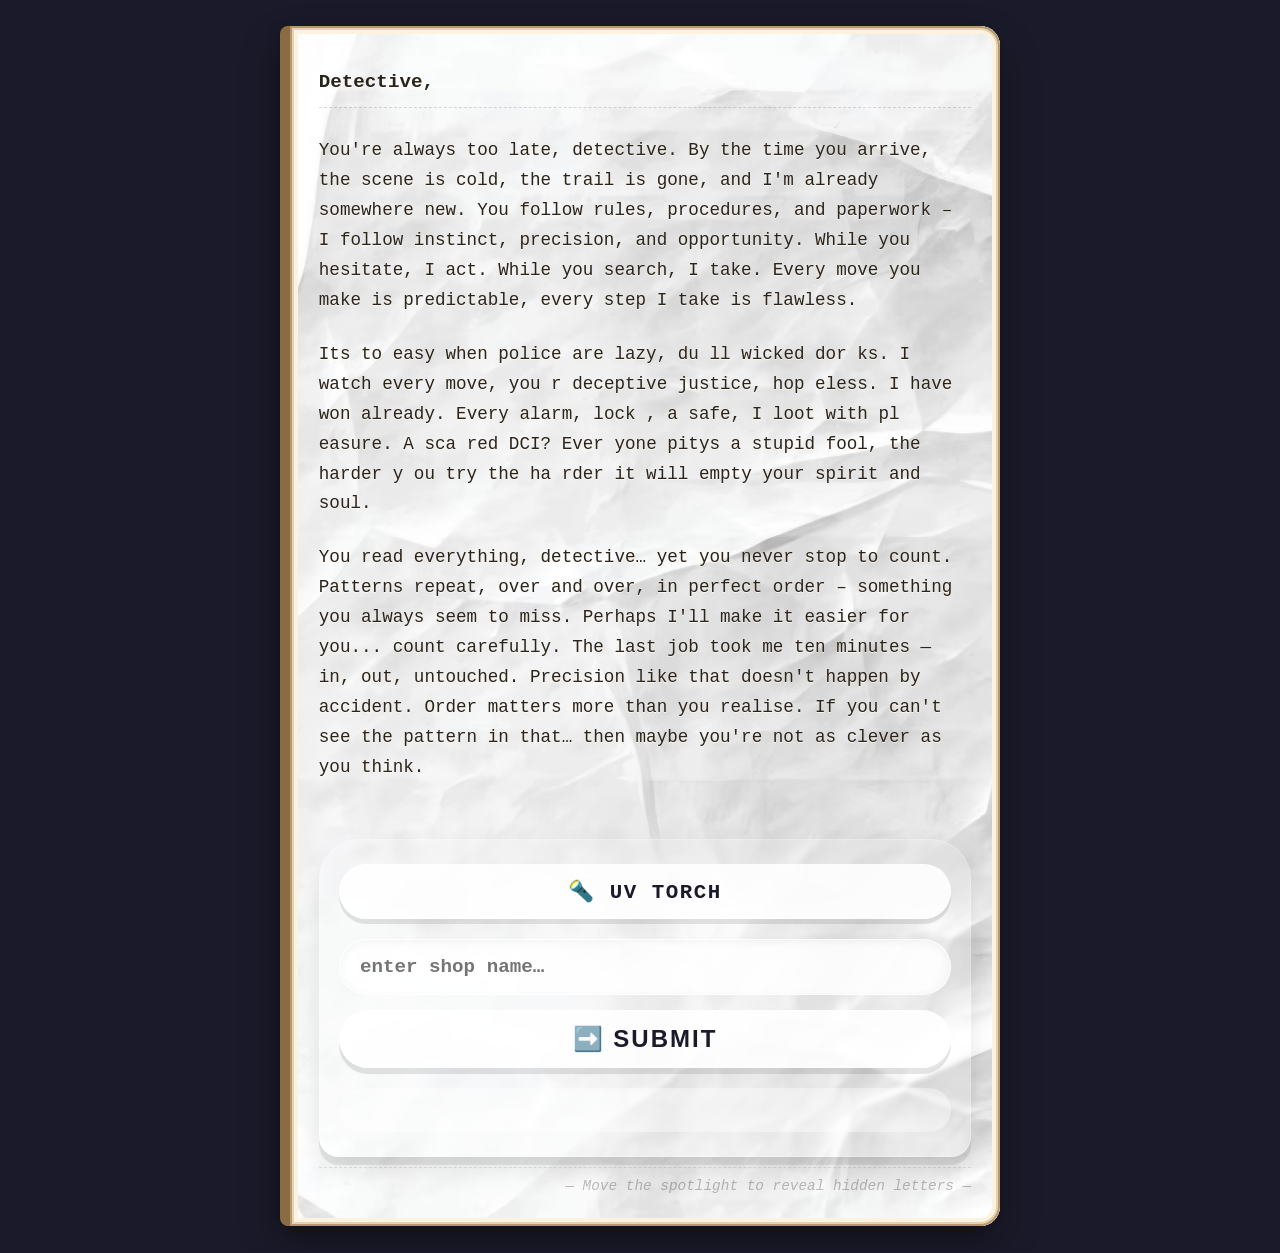
<file: letterPuzzle.html>
<!DOCTYPE html>
<html lang="en">
<head>
    <meta charset="UTF-8" />
    <meta name="viewport" content="width=device-width, initial-scale=1.0, maximum-scale=1.0, user-scalable=no" />
    <title>The Bragger's Note – UV Puzzle</title>
    <link href="https://fonts.googleapis.com/css2?family=Cinzel:wght@400;600&family=Cormorant+Garamond:wght@400;600&family=Courier+Prime:wght@400;700&display=swap" rel="stylesheet" />
    <style>
        * { margin: 0; padding: 0; box-sizing: border-box; }

        html, body {
            width: 100%;
            max-width: 100vw;
            overflow-x: hidden;
            overscroll-behavior: none;
        }

        body {
            background: #1a1a2a;
            font-family: 'Courier New', monospace;
            min-height: 100vh;
            display: flex;
            justify-content: center;
            align-items: center;
            padding: 16px;
            color: #ece3d0;
            touch-action: pan-y;
        }

        body.uv-active {
            touch-action: none;
            overflow: hidden;
        }

        .puzzle-wrapper {
            max-width: 720px;
            width: 100%;
            background-color: #fbf3e0;
            background-image: url('paper.jpg');
            background-size: cover;
            background-repeat: no-repeat;
            background-position: center;
            border-radius: 8px 20px 20px 8px;
            box-shadow: 0 20px 40px rgba(0, 0, 0, 0.3), 0 0 0 2px #b5986b inset,
                0 0 0 4px #e5d2b5 inset, 0 0 0 8px #fbf3e0 inset, -5px 0 8px rgba(0, 0, 0, 0.1);
            padding: 2.5rem 1.8rem 2rem;
            border-left: 10px solid #8b6b42;
            margin: 10px auto;
            position: relative;
            transition: background 0.3s, box-shadow 0.3s;
        }

        body.uv-active .puzzle-wrapper {
            background: #0c0c1a !important;
            background-image: none !important;
            box-shadow: 0 20px 40px black, 0 0 0 1px #1a1a2a inset, 0 0 0 3px #2a2a3a inset;
            border-left: 10px solid #1a1a2a;
        }

        body.uv-active .letter { color: #2a2a3a; text-shadow: none; }
        body.uv-active .hidden-letter { color: #2a2a3a; }
        body.uv-active .salutation,
        body.uv-active .first-paragraph,
        body.uv-active .third-paragraph { display: none; }

        body.uv-active .middle-scrollable {
            overflow: hidden !important;
            border: 1px solid #3a3a5a;
            border-radius: 8px;
            background: rgba(0, 0, 0, 0.2);
            margin: 1rem 0;
            padding: 0.5rem 0;
        }

        body.uv-active .middle-scrollable p:not(#hidden-paragraph) { display: none; }
        body.uv-active #hidden-paragraph { margin: 1.5rem 1rem; color: #2a2a3a; }

        body.uv-active .control-panel {
            background: rgba(26, 26, 42, 0.9);
            box-shadow: 0 8px 0 #0a0a1a;
            border-bottom: 2px solid #4a3b22;
            margin-top: 0;
            border-radius: 40px 40px 0 0;
            backdrop-filter: blur(4px);
        }

        body.uv-active .detective-btn {
            background: #4a70a0;
            color: #fff;
            border: 1px solid #c0d8ff;
            box-shadow: 0 5px 0 #1a3a5a;
        }

        body.uv-active #shopGuess { background: #fff5e0; border: 2px solid #c09050; }
        body.uv-active #submitGuess {
            background: #b0784a;
            color: #fff;
            border: 1px solid #f0c090;
            box-shadow: 0 6px 0 #5a3a20;
        }
        body.uv-active .result-message { color: #b8a787; }
        body.uv-active .case-note { color: #6a6a8a; }
        body.uv-active .uv-overlay { display: block; }
        body.uv-active .uv-spot { display: block; }

        .letter {
            color: #2a241c;
            font-size: 1.1rem;
            line-height: 1.7;
            text-shadow: 0 1px 0 rgba(255, 250, 240, 0.8);
        }

        .letter .salutation {
            font-weight: 600;
            margin-bottom: 1.8rem;
            border-bottom: 1px dashed rgba(0, 0, 0, 0.15);
            padding-bottom: 0.5rem;
            font-size: 1.2rem;
        }

        .letter p { margin-bottom: 1.5rem; }

        .hidden-letter { color: inherit; transition: color 0.2s; }
        .uv-spotlight {
            color: #ffffcc !important;
            font-weight: 700;
            text-shadow: 0 0 12px #ffffaa, 0 0 22px #ffff88;
        }

        .middle-scrollable { flex: 1; overflow-y: auto; }

        .control-panel {
            background: rgba(255, 255, 255, 0.15);
            backdrop-filter: blur(2px);
            border-radius: 40px 40px 20px 20px;
            padding: 1.5rem 1.2rem;
            box-shadow: 0 8px 0 rgba(0, 0, 0, 0.08), 0 12px 24px rgba(0, 0, 0, 0.1);
            border: 1px solid rgba(255, 255, 255, 0.2);
            margin-top: 2rem;
            transition: background 0.3s, box-shadow 0.3s, border-color 0.3s, backdrop-filter 0.3s;
        }

        .button-row { display: flex; justify-content: center; margin-bottom: 1.2rem; }

        .detective-btn {
            background: rgba(255, 255, 255, 0.85);
            border: 1px solid rgba(255, 255, 255, 0.3);
            color: #1a1a2a;
            font-family: 'Courier New', monospace;
            font-size: 1.3rem;
            font-weight: bold;
            padding: 0.9rem 2rem;
            border-radius: 50px;
            letter-spacing: 1.5px;
            box-shadow: 0 5px 0 rgba(0, 0, 0, 0.1);
            cursor: pointer;
            text-transform: uppercase;
            transition: 0.08s linear;
            width: 100%;
            backdrop-filter: blur(4px);
        }
        .detective-btn:active { transform: translateY(5px); box-shadow: 0 2px 0 rgba(0, 0, 0, 0.1); }

        .input-area { display: flex; flex-direction: column; gap: 15px; align-items: center; }

        #shopGuess {
            width: 100%;
            background: rgba(255, 255, 255, 0.85);
            border: 1px solid rgba(255, 255, 255, 0.3);
            padding: 16px 20px;
            font-size: 1.2rem;
            border-radius: 60px;
            font-family: monospace;
            font-weight: bold;
            box-shadow: inset 0 2px 8px rgba(0, 0, 0, 0.05);
            outline: none;
            color: #1a1a2a;
            backdrop-filter: blur(4px);
            transition: background 0.3s, border-color 0.3s;
        }
        #shopGuess:focus {
            border-color: rgba(255, 255, 255, 0.6);
            background: rgba(255, 255, 255, 0.95);
        }

        #submitGuess {
            width: 100%;
            background: rgba(255, 255, 255, 0.85);
            border: 1px solid rgba(255, 255, 255, 0.3);
            color: #1a1a2a;
            font-size: 1.5rem;
            padding: 14px 20px;
            border-radius: 60px;
            font-weight: bold;
            box-shadow: 0 6px 0 rgba(0, 0, 0, 0.1);
            cursor: pointer;
            text-transform: uppercase;
            letter-spacing: 2px;
            transition: 0.05s linear;
            backdrop-filter: blur(4px);
        }
        #submitGuess:active { transform: translateY(6px); box-shadow: 0 1px 0 rgba(0, 0, 0, 0.1); }

        .result-message {
            text-align: center;
            color: #1a140e;
            font-size: 1.2rem;
            margin-top: 20px;
            font-weight: 600;
            min-height: 2.8rem;
            padding: 6px 12px;
            border-radius: 30px;
            background: rgba(255, 255, 255, 0.3);
            backdrop-filter: blur(2px);
        }
        .result-message.correct { color: #1f6e43; }
        .result-message.wrong { color: #a13d3d; }

        .case-note {
            color: rgba(0, 0, 0, 0.25);
            text-align: right;
            font-size: 0.9rem;
            margin-top: 10px;
            font-style: italic;
            border-top: 1px dashed rgba(0, 0, 0, 0.1);
            padding-top: 10px;
            transition: color 0.3s;
        }

        .uv-overlay {
            position: fixed;
            top: 0; left: 0;
            width: 100%; height: 100%;
            background: rgba(0, 5, 20, 0.8);
            mix-blend-mode: multiply;
            pointer-events: none;
            z-index: 200;
            display: none;
        }

        .uv-spot {
            position: fixed;
            width: 60px; height: 60px;
            border-radius: 50%;
            background: radial-gradient(circle, rgba(80, 140, 255, 0.3) 0%, rgba(50, 100, 220, 0.2) 30%,
                    rgba(20, 60, 180, 0.1) 70%, transparent 95%);
            transform: translate(-50%, -50%);
            pointer-events: none;
            z-index: 250;
            display: none;
            filter: blur(5px);
            mix-blend-mode: screen;
            box-shadow: 0 0 18px 6px rgba(60, 120, 255, 0.3);
        }
        .uv-spot.flicker { animation: flickerBlue 0.6s ease-out forwards; }

        @keyframes flickerBlue {
            0% { opacity: 0.2; transform: translate(-50%, -50%) scale(0.9); }
            20% { opacity: 0.9; transform: translate(-50%, -50%) scale(1.1); }
            40% { opacity: 0.4; transform: translate(-50%, -50%) scale(0.95); }
            60% { opacity: 0.8; transform: translate(-50%, -50%) scale(1.05); }
            80% { opacity: 0.3; transform: translate(-50%, -50%) scale(0.9); }
            100% { opacity: 0.7; transform: translate(-50%, -50%) scale(1); }
        }

        @media (max-width: 500px) {
            .puzzle-wrapper { padding: 1.5rem 1rem 1.5rem; border-left-width: 6px; }
            .letter { font-size: 1rem; }
            .detective-btn { font-size: 1rem; padding: 0.7rem 1.2rem; }
            #submitGuess { font-size: 1.2rem; padding: 12px 16px; }
            #shopGuess { font-size: 1rem; padding: 12px 16px; }
            .control-panel { padding: 1rem 0.8rem; }
        }

        .success-overlay {
            position: fixed;
            inset: 0;
            background: rgba(0, 0, 0, 0.9);
            backdrop-filter: blur(6px);
            z-index: 5000;
            display: flex;
            align-items: center;
            justify-content: center;
            padding: 20px;
        }
        .success-card {
            background: linear-gradient(145deg, #1e3d4a, #0f2a3f);
            border: 3px solid #eace9f;
            border-radius: 48px;
            padding: 40px 32px;
            max-width: 420px;
            width: 90%;
            text-align: center;
            color: #f5e7c8;
            box-shadow: 0 20px 40px rgba(0, 0, 0, 0.6);
        }
        .success-card h2 { font-size: 2rem; color: #eace9f; margin-bottom: 16px; }
        .success-card p { font-size: 1.1rem; margin-bottom: 24px; line-height: 1.5; }
        .success-card .badge {
            display: inline-block;
            background: #1f6e43;
            padding: 6px 18px;
            border-radius: 40px;
            font-weight: bold;
            margin-bottom: 20px;
            font-size: 1rem;
        }
        .success-card button {
            background: #b68b5c;
            border: none;
            color: #0b1e2b;
            font-size: 1.2rem;
            font-weight: bold;
            padding: 12px 32px;
            border-radius: 60px;
            cursor: pointer;
            font-family: 'Courier New', monospace;
            box-shadow: 0 4px 0 #6b4f3c;
            transition: 0.05s linear;
        }
        .success-card button:active { transform: translateY(4px); box-shadow: 0 1px 0 #6b4f3c; }
    </style>
</head>
<body>

    <div class="puzzle-wrapper" id="puzzleWrapper">
        <div class="letter">
            <div class="salutation">Detective,</div>

            <p class="first-paragraph">
                You're always too late, detective. By the time you arrive, the scene is cold, the trail is gone,
                and I'm already somewhere new. You follow rules, procedures, and paperwork – I follow instinct,
                precision, and opportunity. While you hesitate, I act. While you search, I take. Every move you
                make is predictable, every step I take is flawless.
            </p>

            <div class="middle-scrollable" id="middleScrollable">
                <p id="hidden-paragraph">
                    Its to easy
                    <span class="hidden-letter" data-index="0">w</span>hen police
                    <span class="hidden-letter" data-index="1">a</span>re lazy, du
                    <span class="hidden-letter" data-index="2">l</span>l wicked dor
                    <span class="hidden-letter" data-index="3">k</span>s. I watch
                    <span class="hidden-letter" data-index="4">e</span>very move, you
                    <span class="hidden-letter" data-index="5">r</span> deceptive
                    <span class="hidden-letter" data-index="6">j</span>ustice, hop
                    <span class="hidden-letter" data-index="7">e</span>less. I have
                    <span class="hidden-letter" data-index="8">w</span>on already.
                    <span class="hidden-letter" data-index="9">E</span>very alarm,
                    <span class="hidden-letter" data-index="10">l</span>ock , a safe, I
                    <span class="hidden-letter" data-index="11">l</span>oot with pl
                    <span class="hidden-letter" data-index="12">e</span>asure. A sca
                    <span class="hidden-letter" data-index="13">r</span>ed DCI? Ever
                    <span class="hidden-letter" data-index="14">y</span>one pitys a
                    <span class="hidden-letter" data-index="15">s</span>tupid fool,
                    <span class="hidden-letter" data-index="16">t</span>he harder y
                    <span class="hidden-letter" data-index="17">o</span>u try the ha
                    <span class="hidden-letter" data-index="18">r</span>der it will
                    <span class="hidden-letter" data-index="19">e</span>mpty your spirit and soul.
                </p>

                <p class="third-paragraph">
                    You read everything, detective… yet you never stop to count. Patterns repeat, over and over,
                    in perfect order – something you always seem to miss. Perhaps I'll make it easier for you...
                    count carefully. The last job took me ten minutes — in, out, untouched. Precision like that
                    doesn't happen by accident. Order matters more than you realise. If you can't see the pattern
                    in that… then maybe you're not as clever as you think.
                </p>
            </div>

            <div class="control-panel">
                <div class="button-row">
                    <button class="detective-btn" id="uvBtn">🔦 UV TORCH</button>
                </div>

                <div class="input-area">
                    <input type="text" id="shopGuess" placeholder="enter shop name…" autocomplete="off" />
                    <button id="submitGuess">➡️ SUBMIT</button>
                </div>

                <div class="result-message" id="resultMsg"></div>
            </div>
        </div>

        <div class="case-note">— Move the spotlight to reveal hidden letters —</div>
    </div>

    <div class="uv-overlay" id="uvOverlay"></div>
    <div class="uv-spot" id="uvSpot"></div>

    <script>
        (function() {
            'use strict';

            const CORRECT_ANSWER = "walker jewellery store";
            const SPOT_RADIUS = 30;

            const wrapper = document.getElementById('puzzleWrapper');
            const hiddenSpans = document.querySelectorAll('.hidden-letter');
            const uvBtn = document.getElementById('uvBtn');
            const uvOverlay = document.getElementById('uvOverlay');
            const uvSpot = document.getElementById('uvSpot');
            const submitBtn = document.getElementById('submitGuess');
            const guessInput = document.getElementById('shopGuess');
            const resultMsg = document.getElementById('resultMsg');
            const body = document.body;

            let uvActive = false;
            let flickerTimeout = null;
            let solved = false;

            function postToParent(msg) {
                try { window.parent.postMessage(msg, '*'); } catch(e) {}
            }

            function updateHighlights(centerX, centerY) {
                hiddenSpans.forEach(span => {
                    const rect = span.getBoundingClientRect();
                    const cx = rect.left + rect.width / 2;
                    const cy = rect.top + rect.height / 2;
                    const dx = cx - centerX;
                    const dy = cy - centerY;
                    const dist = Math.sqrt(dx * dx + dy * dy);
                    if (dist <= SPOT_RADIUS + 8) {
                        span.classList.add('uv-spotlight');
                    } else {
                        span.classList.remove('uv-spotlight');
                    }
                });
            }

            function moveSpotlight(e) {
                if (!uvActive) return;
                e.preventDefault();
                let clientX, clientY, isTouch = false;
                if (e.touches) {
                    clientX = e.touches[0].clientX;
                    clientY = e.touches[0].clientY;
                    isTouch = true;
                } else {
                    clientX = e.clientX;
                    clientY = e.clientY;
                }
                const offsetY = isTouch ? -SPOT_RADIUS : 0;
                uvSpot.style.left = clientX + 'px';
                uvSpot.style.top = (clientY + offsetY) + 'px';
                updateHighlights(clientX, clientY + offsetY);
            }

            function deactivateUV() {
                uvActive = false;
                body.classList.remove('uv-active');
                body.style.overflow = '';
                document.removeEventListener('mousemove', moveSpotlight);
                document.removeEventListener('touchmove', moveSpotlight);
                document.removeEventListener('touchstart', moveSpotlight);
                uvSpot.classList.remove('flicker');
                if (flickerTimeout) clearTimeout(flickerTimeout);
                wrapper.style.overflow = '';
                hiddenSpans.forEach(s => s.classList.remove('uv-spotlight'));
            }

            function activateUV() {
                if (solved) return;
                uvActive = true;
                body.classList.add('uv-active');
                body.style.overflow = 'hidden';
                wrapper.style.overflow = 'hidden';
                uvSpot.classList.add('flicker');
                flickerTimeout = setTimeout(() => uvSpot.classList.remove('flicker'), 600);

                const cx = window.innerWidth / 2;
                const cy = 150;
                uvSpot.style.left = cx + 'px';
                uvSpot.style.top = cy + 'px';
                updateHighlights(cx, cy);

                document.addEventListener('mousemove', moveSpotlight);
                document.addEventListener('touchmove', moveSpotlight, { passive: false });
                document.addEventListener('touchstart', moveSpotlight, { passive: false });
            }

            uvBtn.addEventListener('click', () => {
                if (solved) return;
                uvActive ? deactivateUV() : activateUV();
            });

            function normalize(str) {
                return str.trim().toLowerCase().replace(/\s+/g, ' ').replace(/[^\w\s]/g, '');
            }

            function showSuccessOverlay() {
                const overlay = document.createElement('div');
                overlay.className = 'success-overlay';
                overlay.innerHTML =
                    '<div class="success-card">' +
                        '<div class="badge">🧩 PUZZLE SOLVED</div>' +
                        '<h2>📜 THE BRAGGER\'S NOTE</h2>' +
                        '<p>The UV light revealed the hidden message:<br />' +
                        '<strong style="color:#eace9f; font-size:1.4rem;">WALKER JEWELLERY STORE</strong></p>' +
                        '<p style="font-size:0.95rem; color:#cdba92;">The thief\'s next target has been identified.<br />' +
                        'Add this clue to your case file.</p>' +
                        '<button id="letterSuccessBtn">✅ CONTINUE</button>' +
                    '</div>';
                document.body.appendChild(overlay);
                document.getElementById('letterSuccessBtn').addEventListener('click', () => {
                    postToParent({ type: 'CLOSE_LETTER_PUZZLE' });
                    overlay.remove();
                });
            }

            function showSuccess() {
                solved = true;
                deactivateUV();

                resultMsg.textContent = '✅ CORRECT! Well done, detective.';
                resultMsg.className = 'result-message correct';

                uvBtn.disabled = true;
                uvBtn.style.opacity = '0.5';
                uvBtn.style.cursor = 'not-allowed';

                submitBtn.disabled = true;
                submitBtn.style.opacity = '0.5';
                submitBtn.style.cursor = 'not-allowed';
                guessInput.disabled = true;

                postToParent({ type: 'LETTER_PUZZLE_SOLVED' });
                setTimeout(showSuccessOverlay, 500);
            }

            submitBtn.addEventListener('click', () => {
                if (solved) return;
                const guess = normalize(guessInput.value);
                const correct = normalize(CORRECT_ANSWER);
                if (guess === correct || guess === "walkerjewellerystore") {
                    showSuccess();
                } else {
                    resultMsg.textContent = '❌ NOT YET… KEEP INVESTIGATING';
                    resultMsg.className = 'result-message wrong';
                    resultMsg.style.animation = 'none';
                    requestAnimationFrame(() => {
                        resultMsg.style.animation = 'shake 0.3s ease';
                    });
                    setTimeout(() => {
                        if (!solved) {
                            resultMsg.textContent = '';
                            resultMsg.className = 'result-message';
                        }
                    }, 2000);
                }
            });

            guessInput.addEventListener('keypress', (e) => {
                if (e.key === 'Enter') submitBtn.click();
            });

            const styleShake = document.createElement('style');
            styleShake.textContent = '@keyframes shake {' +
                '0%, 100% { transform: translateX(0); }' +
                '20% { transform: translateX(-10px); }' +
                '40% { transform: translateX(10px); }' +
                '60% { transform: translateX(-6px); }' +
                '80% { transform: translateX(6px); }' +
                '}';
            document.head.appendChild(styleShake);

            window.addEventListener('beforeunload', () => {
                deactivateUV();
            });
        })();
    </script>

</body>
</html>
</file>
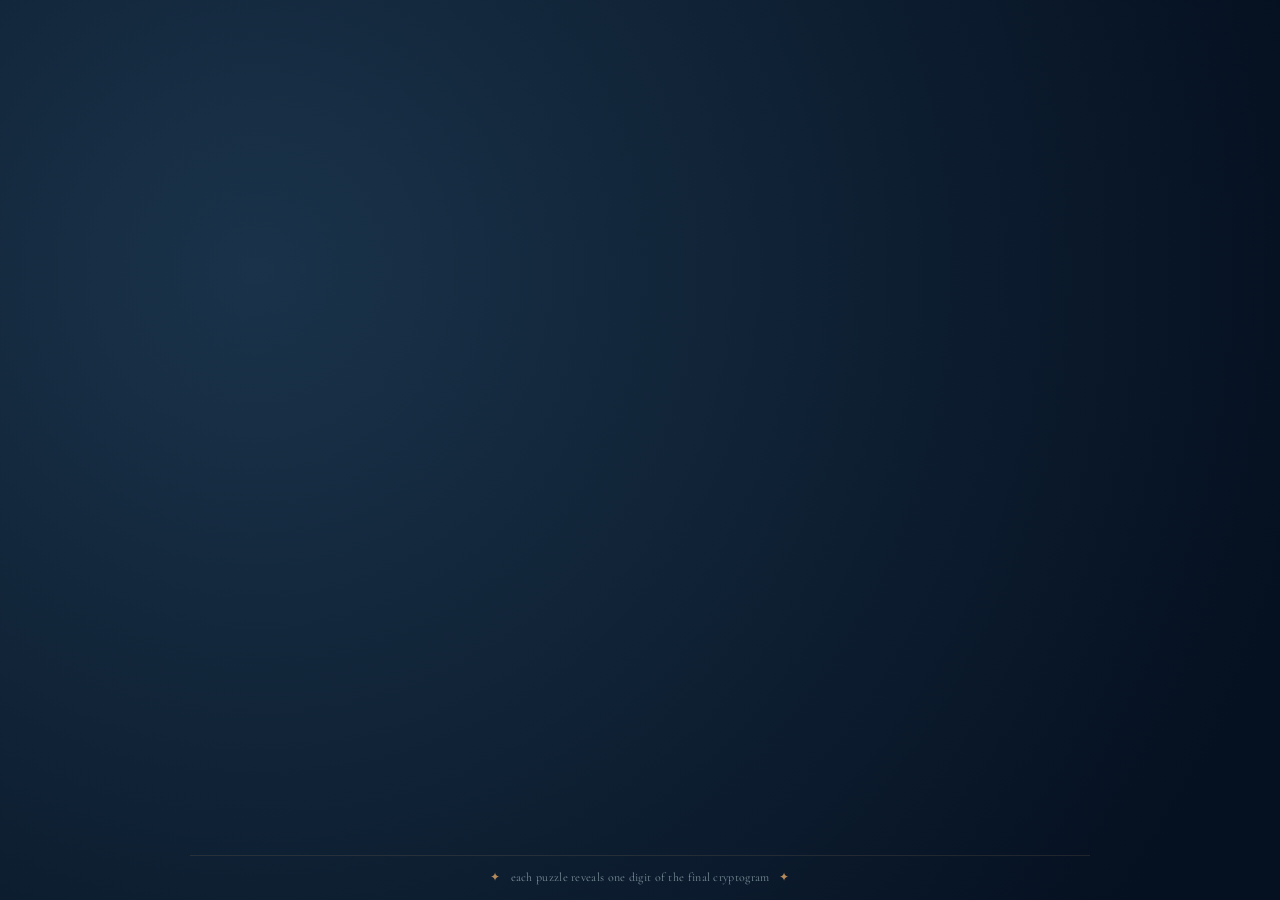
<file: mainPuzzle.html>
<!DOCTYPE html>
<html lang="en">
<head>
    <meta charset="UTF-8" />
    <meta name="viewport" content="width=device-width, initial-scale=1.0" />
    <title>Main Puzzles</title>
    <link href="https://fonts.googleapis.com/css2?family=Cinzel:wght@400;600&family=Cormorant+Garamond:ital,wght@0,400;0,600;1,400&family=Inter:wght@400;500;600;700&display=swap" rel="stylesheet" />
    <style>
        *, *::before, *::after { box-sizing: border-box; margin: 0; padding: 0; }

        html, body { width: 100%; height: 100%; overflow: hidden; }

        body {
            background: #0b1a2b;
            background-image: radial-gradient(circle at 20% 30%, #1a334a, #051020 90%);
            font-family: 'Inter', 'Segoe UI', system-ui, sans-serif;
            color: #ece3d0;
            display: flex;
            justify-content: center;
            align-items: stretch;
        }

        .scroll-host {
            width: 100%;
            height: 100%;
            overflow-y: auto;
            overflow-x: hidden;
            -webkit-overflow-scrolling: touch;
            padding: 16px;
            display: flex;
            flex-direction: column;
            align-items: stretch;
        }

        .container {
            max-width: 900px;
            width: 100%;
            margin: 0 auto;
            display: flex;
            flex-direction: column;
            flex: 1;
            min-height: 0;
        }

        .puzzle-wrapper {
            display: flex;
            flex-direction: column;
            gap: 14px;
            flex: 1;
            min-height: 0;
        }

        /* ----- PUZZLE CARD ----- */
        .puzzle-card {
            position: relative;
            border-radius: 24px;
            padding: 28px 28px 32px;
            box-shadow: 0 8px 24px rgba(0, 0, 0, 0.6);
            border: 1px solid rgba(182, 139, 92, 0.3);
            background-size: cover;
            background-position: center;
            background-color: #0f2030;
            transition: border-color 0.2s, box-shadow 0.2s;
            overflow: hidden;
            flex: 1;
            min-height: 520px;
            display: flex;
            flex-direction: column;
        }

        .puzzle-card::after {
            content: '';
            position: absolute;
            bottom: 0; left: 0; right: 0;
            height: 70%;
            background: linear-gradient(to top, rgba(0, 0, 0, 0.8) 0%, rgba(0, 0, 0, 0.3) 45%, transparent 100%);
            z-index: 0;
            pointer-events: none;
        }

        .puzzle-card > * { position: relative; z-index: 1; }

        .puzzle-card:hover { border-color: #b68b5c; }

        .puzzle-card.solved {
            border-color: #4a8a6a;
            box-shadow: 0 8px 24px rgba(0, 0, 0, 0.6), 0 0 0 2px rgba(74, 138, 106, 0.3) inset;
        }

        .puzzle-number {
            display: inline-block;
            align-self: flex-start;
            font-family: 'Cinzel', serif;
            font-size: 0.65rem;
            font-weight: 600;
            letter-spacing: 2px;
            color: #eace9f;
            background: rgba(0, 0, 0, 0.6);
            border: 1px solid rgba(182, 139, 92, 0.4);
            border-radius: 40px;
            padding: 3px 16px;
            margin-bottom: 14px;
            text-transform: uppercase;
            backdrop-filter: blur(2px);
        }

        .puzzle-title {
            font-family: 'Cinzel', serif;
            font-size: 1.4rem;
            font-weight: 600;
            color: #fff;
            margin-bottom: 12px;
            line-height: 1.3;
            text-shadow: 0 2px 12px rgba(0, 0, 0, 0.9);
        }

        .puzzle-desc {
            font-size: 0.95rem;
            line-height: 1.6;
            color: #f5efdf;
            margin-bottom: 20px;
            padding: 14px 16px;
            background: rgba(0, 0, 0, 0.5);
            border-radius: 14px;
            border-left: 3px solid #b68b5c;
            backdrop-filter: blur(2px);
            text-shadow: 0 1px 6px rgba(0, 0, 0, 0.7);
        }

        .options {
            display: flex;
            flex-wrap: wrap;
            gap: 12px 18px;
            margin-top: 4px;
        }

        .option {
            display: flex;
            align-items: center;
            gap: 12px;
            font-size: 0.95rem;
            color: #f5efdf;
            padding: 10px 20px 10px 12px;
            border-radius: 40px;
            background: rgba(0, 0, 0, 0.6);
            border: 1px solid rgba(182, 139, 92, 0.3);
            backdrop-filter: blur(2px);
            transition: background 0.15s, border-color 0.15s, transform 0.1s;
            text-shadow: 0 1px 4px rgba(0, 0, 0, 0.5);
            cursor: pointer;
        }

        .option:hover:not(:disabled) {
            background: rgba(182, 139, 92, 0.28);
            border-color: rgba(182, 139, 92, 0.7);
        }

        .option:active:not(:disabled) { transform: scale(0.97); }

        .option.correct {
            background: rgba(74, 138, 106, 0.55);
            border-color: #4a8a6a;
            box-shadow: 0 0 14px rgba(74, 138, 106, 0.5);
        }

        .option.wrong {
            background: rgba(161, 61, 61, 0.55);
            border-color: #a13d3d;
        }

        .option:disabled { cursor: default; }

        .option .letter {
            display: inline-flex;
            align-items: center;
            justify-content: center;
            width: 26px;
            height: 26px;
            border-radius: 50%;
            background: #1e3d4a;
            color: #eace9f;
            font-weight: 700;
            font-size: 0.8rem;
            flex-shrink: 0;
            border: 1px solid rgba(182, 139, 92, 0.4);
        }

        .hint-area {
            margin-top: 18px;
            display: flex;
            flex-direction: column;
            gap: 8px;
        }

        .hint-btn {
            align-self: flex-start;
            background: rgba(15, 42, 63, 0.9);
            border: 1px solid #b68b5c;
            border-radius: 40px;
            padding: 7px 20px;
            font-family: 'Inter', sans-serif;
            font-weight: 600;
            font-size: 0.82rem;
            color: #ece3d0;
            cursor: pointer;
            transition: background 0.15s, border-color 0.15s, transform 0.1s;
            display: inline-flex;
            align-items: center;
            gap: 8px;
            backdrop-filter: blur(2px);
        }

        .hint-btn:hover:not(:disabled) {
            background: #2a5a6a;
            border-color: #eace9f;
        }

        .hint-btn:active:not(:disabled) { transform: scale(0.96); }
        .hint-btn:disabled { opacity: 0.4; cursor: not-allowed; }

        .hint-item {
            font-size: 0.85rem;
            color: #f5efdf;
            background: rgba(0, 0, 0, 0.65);
            padding: 10px 16px;
            border-radius: 14px;
            border-left: 3px solid #b68b5c;
            backdrop-filter: blur(2px);
            line-height: 1.45;
            text-shadow: 0 1px 4px rgba(0, 0, 0, 0.5);
        }

        /* ----- SOLVED OVERLAY (digit reveal) ----- */
        .solved-block {
            margin-top: 16px;
            display: flex;
            align-items: center;
            gap: 20px;
            flex-wrap: wrap;
        }

        .solved-banner {
            display: inline-block;
            background: rgba(74, 138, 106, 0.9);
            color: #fff;
            border-radius: 40px;
            padding: 8px 22px;
            font-family: 'Cinzel', serif;
            font-weight: 600;
            font-size: 0.85rem;
            letter-spacing: 2px;
            border: 1px solid #7bef7b;
            box-shadow: 0 0 20px rgba(74, 138, 106, 0.4);
        }

        .digit-reveal {
            display: inline-flex;
            align-items: center;
            justify-content: center;
            width: 72px;
            height: 72px;
            border-radius: 18px;
            background: #0b1e2b;
            border: 2px solid #f5c542;
            color: #f5c542;
            font-family: 'Cinzel', serif;
            font-size: 2.4rem;
            font-weight: 700;
            box-shadow: 0 0 30px rgba(245, 197, 66, 0.5);
            text-shadow: 0 0 20px #f5c542;
        }

        /* ----- FEEDBACK ----- */
        .feedback {
            margin-top: 16px;
            padding: 12px 18px;
            border-radius: 12px;
            font-weight: 600;
            font-size: 0.9rem;
            line-height: 1.4;
            backdrop-filter: blur(2px);
        }
        .feedback.correct {
            background: rgba(74, 138, 106, 0.4);
            border: 1px solid #4a8a6a;
            color: #d7f5e4;
        }
        .feedback.wrong {
            background: rgba(161, 61, 61, 0.4);
            border: 1px solid #a13d3d;
            color: #ffd7d7;
        }

        /* ----- STATUS BANNER (bottom of card) ----- */
        .status-banner {
            margin-top: 20px;
            padding: 12px 18px;
            border-radius: 14px;
            font-size: 0.88rem;
            font-weight: 500;
            line-height: 1.5;
            backdrop-filter: blur(2px);
            display: flex;
            align-items: center;
            gap: 10px;
        }
        .status-banner.lock {
            background: rgba(94, 30, 30, 0.75);
            border: 1px solid rgba(200, 100, 100, 0.6);
            color: #ffdede;
        }
        .status-banner.info {
            background: rgba(20, 60, 90, 0.75);
            border: 1px solid rgba(100, 160, 220, 0.6);
            color: #d6ecff;
        }
        .status-banner.success {
            background: rgba(30, 90, 55, 0.75);
            border: 1px solid rgba(100, 220, 130, 0.6);
            color: #d6ffe0;
        }

        .footer {
            margin-top: 20px;
            padding-top: 14px;
            border-top: 1px solid rgba(182, 139, 92, 0.15);
            text-align: center;
            font-size: 0.75rem;
            color: #7a8f99;
            font-family: 'Cormorant Garamond', serif;
            letter-spacing: 0.3px;
        }
        .footer span { color: #b68b5c; }

        @media (max-width: 640px) {
            .scroll-host { padding: 12px; }
            .puzzle-card {
                padding: 20px 18px 24px;
                min-height: 480px;
                border-radius: 20px;
            }
            .puzzle-title { font-size: 1.15rem; }
            .puzzle-desc { font-size: 0.88rem; padding: 12px; }
            .option { font-size: 0.85rem; padding: 8px 16px 8px 10px; gap: 10px; }
            .option .letter { width: 24px; height: 24px; font-size: 0.75rem; }
            .options { gap: 10px 14px; }
            .hint-btn { font-size: 0.78rem; padding: 6px 16px; }
            .hint-item { font-size: 0.82rem; }
            .digit-reveal { width: 60px; height: 60px; font-size: 2rem; }
            .solved-banner { font-size: 0.78rem; padding: 6px 18px; }
            .status-banner { font-size: 0.82rem; padding: 10px 14px; }
        }
    </style>
</head>
<body>

<div class="scroll-host">
    <div class="container">
        <div class="puzzle-wrapper" id="puzzleWrapper"></div>
        <div class="footer">
            <span>✦</span> &nbsp; each puzzle reveals one digit of the final cryptogram &nbsp; <span>✦</span>
        </div>
    </div>
</div>

<script>
(function(){
    'use strict';

    let STATE = null;
    let localFeedback = '';

    function send(msg){ try { window.parent.postMessage(msg, '*'); } catch(e){} }

    window.addEventListener('message', function(e){
        const d = e.data;
        if (!d || d.type !== 'INIT_STATE') return;
        STATE = d.data;

        if (STATE.feedback === 'wrong') {
            localFeedback = 'wrong';
            render();
            setTimeout(function(){
                if (localFeedback === 'wrong') {
                    localFeedback = '';
                    render();
                }
            }, 2000);
        } else {
            localFeedback = STATE.feedback || '';
            render();
        }
    });

    send({ type: 'READY' });

    function imagePath(index){
        const ext = index === 0 ? 'jpg' : 'png';
        return 'p' + (index + 1) + '.' + ext;
    }

    function render(){
        const wrapper = document.getElementById('puzzleWrapper');
        if (!wrapper) return;

        if (!STATE) {
            wrapper.innerHTML =
                '<div class="puzzle-card" style="background-image:none;background:linear-gradient(145deg,#0f2a3f,#1a3a4a);">' +
                    '<div class="puzzle-title">Loading…</div>' +
                '</div>';
            return;
        }

        const p = STATE.puzzle;
        const idx = STATE.currentIndex;
        const total = STATE.totalPuzzles;
        const solved = STATE.solved;
        const interactive = STATE.interactive;
        const usedHints = STATE.hintsUsed || 0;
        const maxHints = STATE.maxHints || 3;
        const hints = STATE.hints || [];
        const hintsLeft = Math.max(0, maxHints - usedHints);

        // Number label
        const numLabel = solved
            ? 'PUZZLE ' + (idx + 1) + '  ·  DIGIT ' + p.digit
            : 'PUZZLE ' + (idx + 1) + '  ·  DIGIT ???';

        // Options
        let optionsHtml = '';
        p.options.forEach(function(opt){
            const isCorrect = solved && opt.letter === p.digitLetter;
            let cls = 'option';
            if (isCorrect) cls += ' correct';
            const dis = (!interactive) ? 'disabled' : '';
            optionsHtml +=
                '<div class="' + cls + '" data-letter="' + opt.letter + '" ' + dis + '>' +
                    '<span class="letter">' + opt.letter + '</span>' +
                    '<span class="text">' + opt.text + '</span>' +
                '</div>';
        });

        // Hints
        let hintsHtml = '';
        if (interactive) {
            for (let i = 0; i < usedHints && i < hints.length; i++) {
                hintsHtml += '<div class="hint-item">💡 ' + hints[i] + '</div>';
            }
        }

        // Hint button
        const hintBtnLabel = hintsLeft > 0
            ? '💡 Hint (' + hintsLeft + ' left, -2 Prison Years)'
            : '💡 No hints left';

        // Feedback
        let feedbackHtml = '';
        if (localFeedback === 'correct') {
            feedbackHtml = '<div class="feedback correct">✅ Correct! Digit revealed.</div>';
        } else if (localFeedback === 'wrong') {
            feedbackHtml = '<div class="feedback wrong">❌ Wrong answer. Try again.</div>';
        }

        // Solved block
        let solvedHtml = '';
        if (solved) {
            solvedHtml =
                '<div class="solved-block">' +
                    '<span class="solved-banner">✓ SOLVED</span>' +
                    '<span class="digit-reveal">' + p.digit + '</span>' +
                '</div>';
        }

        // Status banner
        let statusHtml = '';
        if (STATE.statusMessage) {
            statusHtml = '<div class="status-banner ' + (STATE.statusType || 'info') + '">' +
                STATE.statusMessage + '</div>';
        }

        wrapper.innerHTML =
            '<div class="puzzle-card' + (solved ? ' solved' : '') + '" ' +
                'style="background-image:url(\'' + imagePath(idx) + '\');">' +
                '<div class="puzzle-number">' + numLabel + '</div>' +
                '<div class="puzzle-title">' + p.title + '</div>' +
                '<div class="puzzle-desc">' + p.desc + '</div>' +
                '<div class="options">' + optionsHtml + '</div>' +
                (interactive ?
                    '<div class="hint-area">' +
                        (usedHints < maxHints
                            ? '<button class="hint-btn" id="hintBtn">' + hintBtnLabel + '</button>'
                            : '<button class="hint-btn" disabled>' + hintBtnLabel + '</button>') +
                        hintsHtml +
                    '</div>'
                    : '') +
                solvedHtml +
                feedbackHtml +
                statusHtml +
            '</div>';

        // Wire up clicks
        if (interactive) {
            document.querySelectorAll('.puzzle-card .option').forEach(function(el){
                el.addEventListener('click', function(){
                    const letter = el.getAttribute('data-letter');
                    if (!letter) return;
                    send({ type: 'ANSWER', letter: letter });
                });
            });

            const hintBtn = document.getElementById('hintBtn');
            if (hintBtn) {
                hintBtn.addEventListener('click', function(){
                    send({ type: 'HINT' });
                });
            }
        }
    }
})();
</script>
</body>
</html>
</file>
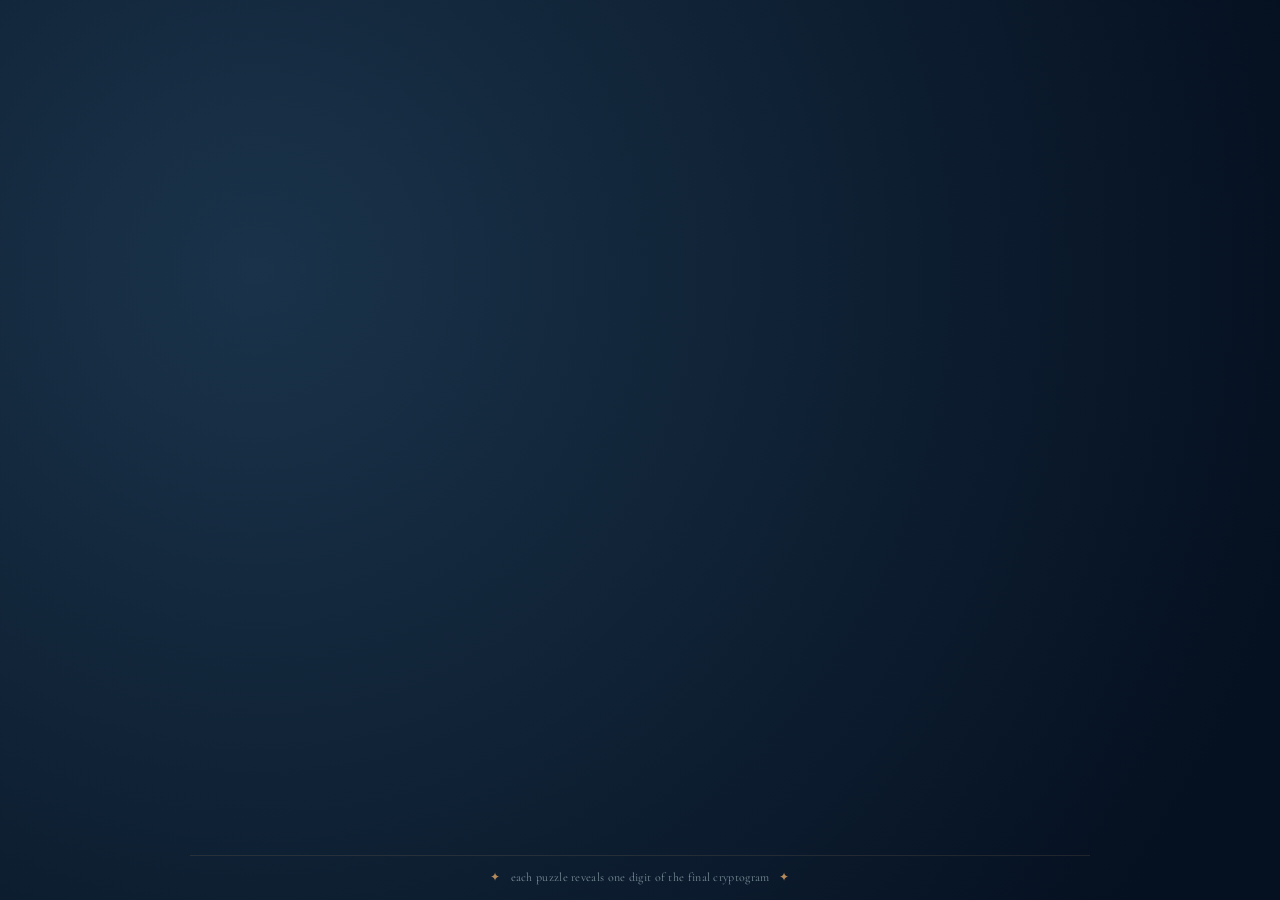
<file: mainPuzzles.html>
<!DOCTYPE html>
<html lang="en">
<head>
    <meta charset="UTF-8" />
    <meta name="viewport" content="width=device-width, initial-scale=1.0" />
    <title>Main Puzzles</title>
    <link href="https://fonts.googleapis.com/css2?family=Cinzel:wght@400;600&family=Cormorant+Garamond:ital,wght@0,400;0,600;1,400&family=Inter:wght@400;500;600;700&display=swap" rel="stylesheet" />
    <style>
        *, *::before, *::after { box-sizing: border-box; margin: 0; padding: 0; }

        html, body { width: 100%; height: 100%; overflow: hidden; }

        body {
            background: #0b1a2b;
            background-image: radial-gradient(circle at 20% 30%, #1a334a, #051020 90%);
            font-family: 'Inter', 'Segoe UI', system-ui, sans-serif;
            color: #ece3d0;
            display: flex;
            justify-content: center;
            align-items: stretch;
        }

        .scroll-host {
            width: 100%;
            height: 100%;
            overflow-y: auto;
            overflow-x: hidden;
            -webkit-overflow-scrolling: touch;
            padding: 16px;
            display: flex;
            flex-direction: column;
            align-items: stretch;
        }

        .container {
            max-width: 900px;
            width: 100%;
            margin: 0 auto;
            display: flex;
            flex-direction: column;
            flex: 1;
            min-height: 0;
        }

        .puzzle-wrapper {
            display: flex;
            flex-direction: column;
            gap: 14px;
            flex: 1;
            min-height: 0;
        }

        .puzzle-card {
            position: relative;
            border-radius: 24px;
            padding: 28px 28px 32px;
            box-shadow: 0 8px 24px rgba(0, 0, 0, 0.6);
            border: 1px solid rgba(182, 139, 92, 0.3);
            background-size: cover;
            background-position: center;
            background-color: #0f2030;
            transition: border-color 0.2s, box-shadow 0.2s;
            min-height: 520px;
            display: flex;
            flex-direction: column;
        }

        .puzzle-card::after {
            content: '';
            position: absolute;
            bottom: 0; left: 0; right: 0;
            height: 75%;
            background: linear-gradient(to top, rgba(0, 0, 0, 0.85) 0%, rgba(0, 0, 0, 0.4) 45%, transparent 100%);
            border-radius: 24px;
            z-index: 0;
            pointer-events: none;
        }

        .puzzle-card > * { position: relative; z-index: 1; }

        .puzzle-card:hover { border-color: #b68b5c; }

        .puzzle-card.solved {
            border-color: #4a8a6a;
            box-shadow: 0 8px 24px rgba(0, 0, 0, 0.6), 0 0 0 2px rgba(74, 138, 106, 0.3) inset;
        }

        .puzzle-number {
            display: inline-block;
            align-self: flex-start;
            font-family: 'Cinzel', serif;
            font-size: 0.65rem;
            font-weight: 600;
            letter-spacing: 2px;
            color: #eace9f;
            background: rgba(0, 0, 0, 0.6);
            border: 1px solid rgba(182, 139, 92, 0.4);
            border-radius: 40px;
            padding: 3px 16px;
            margin-bottom: 14px;
            text-transform: uppercase;
            backdrop-filter: blur(2px);
        }

        .puzzle-title {
            font-family: 'Cinzel', serif;
            font-size: 1.4rem;
            font-weight: 600;
            color: #fff;
            margin-bottom: 12px;
            line-height: 1.3;
            text-shadow: 0 2px 12px rgba(0, 0, 0, 0.9);
        }

        .puzzle-desc {
            font-size: 0.95rem;
            line-height: 1.6;
            color: #f5efdf;
            margin-bottom: 20px;
            padding: 14px 16px;
            background: rgba(0, 0, 0, 0.5);
            border-radius: 14px;
            border-left: 3px solid #b68b5c;
            backdrop-filter: blur(2px);
            text-shadow: 0 1px 6px rgba(0, 0, 0, 0.7);
        }

        .options {
            display: flex;
            flex-wrap: wrap;
            gap: 12px 18px;
            margin-top: 4px;
        }

        .option {
            display: inline-flex;
            align-items: center;
            gap: 12px;
            font-size: 0.95rem;
            color: #f5efdf;
            padding: 10px 20px 10px 12px;
            border-radius: 40px;
            background: rgba(0, 0, 0, 0.6);
            border: 1px solid rgba(182, 139, 92, 0.3);
            backdrop-filter: blur(2px);
            transition: background 0.15s, border-color 0.15s, transform 0.1s;
            text-shadow: 0 1px 4px rgba(0, 0, 0, 0.5);
            cursor: pointer;
            white-space: nowrap;
        }

        .option:hover:not([disabled]) {
            background: rgba(182, 139, 92, 0.28);
            border-color: rgba(182, 139, 92, 0.7);
        }

        .option:active:not([disabled]) { transform: scale(0.97); }

        .option.correct {
            background: rgba(74, 138, 106, 0.55);
            border-color: #4a8a6a;
            box-shadow: 0 0 14px rgba(74, 138, 106, 0.5);
        }

        .option.wrong {
            background: rgba(161, 61, 61, 0.55);
            border-color: #a13d3d;
        }

        .option[disabled] { cursor: default; }

        .option .letter {
            display: inline-flex;
            align-items: center;
            justify-content: center;
            width: 26px;
            height: 26px;
            border-radius: 50%;
            background: #1e3d4a;
            color: #eace9f;
            font-weight: 700;
            font-size: 0.8rem;
            flex-shrink: 0;
            border: 1px solid rgba(182, 139, 92, 0.4);
        }

        .hint-area {
            margin-top: 18px;
            display: flex;
            flex-direction: column;
            gap: 8px;
        }

        .hint-btn {
            align-self: flex-start;
            background: rgba(15, 42, 63, 0.9);
            border: 1px solid #b68b5c;
            border-radius: 40px;
            padding: 7px 20px;
            font-family: 'Inter', sans-serif;
            font-weight: 600;
            font-size: 0.82rem;
            color: #ece3d0;
            cursor: pointer;
            transition: background 0.15s, border-color 0.15s, transform 0.1s;
            display: inline-flex;
            align-items: center;
            gap: 8px;
            backdrop-filter: blur(2px);
        }

        .hint-btn:hover:not([disabled]) {
            background: #2a5a6a;
            border-color: #eace9f;
        }

        .hint-btn:active:not([disabled]) { transform: scale(0.96); }
        .hint-btn[disabled] { opacity: 0.4; cursor: not-allowed; }

        .hint-item {
            font-size: 0.85rem;
            color: #f5efdf;
            background: rgba(0, 0, 0, 0.65);
            padding: 10px 16px;
            border-radius: 14px;
            border-left: 3px solid #b68b5c;
            backdrop-filter: blur(2px);
            line-height: 1.45;
            text-shadow: 0 1px 4px rgba(0, 0, 0, 0.5);
        }

        .solved-block {
            margin-top: 40px;
            margin-bottom: 40px;
            display: flex;
            flex-direction: column;
            align-items: center;
            justify-content: center;
            gap: 22px;
        }

        .solved-banner {
            display: inline-block;
            background: rgba(74, 138, 106, 0.9);
            color: #fff;
            border-radius: 40px;
            padding: 10px 28px;
            font-family: 'Cinzel', serif;
            font-weight: 600;
            font-size: 0.95rem;
            letter-spacing: 3px;
            border: 1px solid #7bef7b;
            box-shadow: 0 0 25px rgba(74, 138, 106, 0.5);
        }

        .digit-reveal {
            display: inline-flex;
            align-items: center;
            justify-content: center;
            width: 110px;
            height: 110px;
            border-radius: 26px;
            background: #0b1e2b;
            border: 3px solid #f5c542;
            color: #f5c542;
            font-family: 'Cinzel', serif;
            font-size: 3.8rem;
            font-weight: 700;
            box-shadow: 0 0 45px rgba(245, 197, 66, 0.6);
            text-shadow: 0 0 25px #f5c542;
        }

        .feedback {
            margin-top: 16px;
            padding: 12px 18px;
            border-radius: 12px;
            font-weight: 600;
            font-size: 0.9rem;
            line-height: 1.4;
            backdrop-filter: blur(2px);
        }
        .feedback.correct {
            background: rgba(74, 138, 106, 0.4);
            border: 1px solid #4a8a6a;
            color: #d7f5e4;
        }
        .feedback.wrong {
            background: rgba(161, 61, 61, 0.4);
            border: 1px solid #a13d3d;
            color: #ffd7d7;
        }

        .status-banner {
            margin-top: auto;
            padding: 14px 18px;
            border-radius: 14px;
            font-size: 0.9rem;
            font-weight: 500;
            line-height: 1.5;
            backdrop-filter: blur(2px);
        }
        .status-banner.lock {
            background: rgba(94, 30, 30, 0.85);
            border: 1px solid rgba(200, 100, 100, 0.7);
            color: #ffdede;
        }
        .status-banner.info {
            background: rgba(20, 60, 90, 0.85);
            border: 1px solid rgba(100, 160, 220, 0.7);
            color: #d6ecff;
        }
        .status-banner.success {
            background: rgba(30, 90, 55, 0.85);
            border: 1px solid rgba(100, 220, 130, 0.7);
            color: #d6ffe0;
        }

        .footer {
            margin-top: 20px;
            padding-top: 14px;
            border-top: 1px solid rgba(182, 139, 92, 0.15);
            text-align: center;
            font-size: 0.75rem;
            color: #7a8f99;
            font-family: 'Cormorant Garamond', serif;
            letter-spacing: 0.3px;
        }
        .footer span { color: #b68b5c; }

        @media (max-width: 640px) {
            .scroll-host { padding: 12px; }
            .puzzle-card {
                padding: 20px 18px 24px;
                min-height: 460px;
                border-radius: 20px;
            }
            .puzzle-title { font-size: 1.15rem; }
            .puzzle-desc { font-size: 0.88rem; padding: 12px; }
            .option { font-size: 0.85rem; padding: 8px 16px 8px 10px; gap: 10px; }
            .option .letter { width: 24px; height: 24px; font-size: 0.75rem; }
            .options { gap: 10px 14px; }
            .hint-btn { font-size: 0.78rem; padding: 6px 16px; }
            .hint-item { font-size: 0.82rem; }
            .digit-reveal { width: 88px; height: 88px; font-size: 3rem; border-radius: 20px; }
            .solved-banner { font-size: 0.82rem; padding: 8px 22px; letter-spacing: 2px; }
            .status-banner { font-size: 0.82rem; padding: 12px 14px; }
        }
    </style>
</head>
<body>

<div class="scroll-host">
    <div class="container">
        <div class="puzzle-wrapper" id="puzzleWrapper"></div>
        <div class="footer">
            <span>✦</span> &nbsp; each puzzle reveals one digit of the final cryptogram &nbsp; <span>✦</span>
        </div>
    </div>
</div>

<script>
(function(){
    'use strict';

    var STATE = null;
    var localFeedback = '';

    function send(msg){ try { window.parent.postMessage(msg, '*'); } catch(e){} }

    window.addEventListener('message', function(e){
        var d = e.data;
        if (!d || d.type !== 'INIT_STATE') return;
        STATE = d.data;

        if (STATE && STATE.feedback === 'wrong') {
            localFeedback = 'wrong';
            render();
            setTimeout(function(){
                if (localFeedback === 'wrong') {
                    localFeedback = '';
                    render();
                }
            }, 2000);
        } else {
            localFeedback = (STATE && STATE.feedback) || '';
            render();
        }
    });

    send({ type: 'READY' });

    function imagePath(index){
        var ext = index === 0 ? 'jpg' : 'png';
        return 'p' + (index + 1) + '.' + ext;
    }

    function render(){
        var wrapper = document.getElementById('puzzleWrapper');
        if (!wrapper) return;

        while (wrapper.firstChild) wrapper.removeChild(wrapper.firstChild);

        if (!STATE) {
            var lc = document.createElement('div');
            lc.className = 'puzzle-card';
            lc.style.backgroundImage = 'none';
            lc.style.background = 'linear-gradient(145deg,#0f2a3f,#1a3a4a)';
            var lt = document.createElement('div');
            lt.className = 'puzzle-title';
            lt.textContent = 'Loading…';
            lc.appendChild(lt);
            wrapper.appendChild(lc);
            return;
        }

        var p = STATE.puzzle;
        var idx = STATE.currentIndex;
        var solved = STATE.solved;
        var interactive = STATE.interactive;
        var usedHints = STATE.hintsUsed || 0;
        var maxHints = STATE.maxHints || 3;
        var hints = STATE.hints || [];
        var hintsLeft = Math.max(0, maxHints - usedHints);

        var card = document.createElement('div');
        card.className = 'puzzle-card' + (solved ? ' solved' : '');
        card.style.backgroundImage = "url('" + imagePath(idx) + "')";

        var numLabel = solved
            ? 'PUZZLE ' + (idx + 1) + '  ·  DIGIT ' + p.digit
            : 'PUZZLE ' + (idx + 1) + '  ·  DIGIT ???';
        var numEl = document.createElement('div');
        numEl.className = 'puzzle-number';
        numEl.textContent = numLabel;
        card.appendChild(numEl);

        if (solved) {
            var block = document.createElement('div');
            block.className = 'solved-block';

            var banner = document.createElement('span');
            banner.className = 'solved-banner';
            banner.textContent = '✓ SOLVED';
            block.appendChild(banner);

            var digit = document.createElement('span');
            digit.className = 'digit-reveal';
            digit.textContent = p.digit;
            block.appendChild(digit);

            card.appendChild(block);

            if (localFeedback === 'correct') {
                var fbC = document.createElement('div');
                fbC.className = 'feedback correct';
                fbC.textContent = '✅ Correct! Digit revealed.';
                card.appendChild(fbC);
            }

            if (STATE.statusMessage) {
                var st = document.createElement('div');
                st.className = 'status-banner ' + (STATE.statusType || 'info');
                st.textContent = STATE.statusMessage;
                card.appendChild(st);
            }
        } else {
            var titleEl = document.createElement('div');
            titleEl.className = 'puzzle-title';
            titleEl.textContent = p.title;
            card.appendChild(titleEl);

            var descEl = document.createElement('div');
            descEl.className = 'puzzle-desc';
            descEl.textContent = p.desc;
            card.appendChild(descEl);

            var optionsHost = document.createElement('div');
            optionsHost.className = 'options';

            (p.options || []).forEach(function(opt, i){
                var optEl = document.createElement('div');
                optEl.className = 'option';
                optEl.setAttribute('data-index', i);
                if (!interactive) optEl.setAttribute('disabled', '');

                var letterSpan = document.createElement('span');
                letterSpan.className = 'letter';
                letterSpan.textContent = opt.letter;
                optEl.appendChild(letterSpan);

                var textSpan = document.createElement('span');
                textSpan.className = 'text';
                textSpan.textContent = opt.text;
                optEl.appendChild(textSpan);

                optionsHost.appendChild(optEl);
            });
            card.appendChild(optionsHost);

            if (interactive) {
                var hintArea = document.createElement('div');
                hintArea.className = 'hint-area';

                var hintBtn = document.createElement('button');
                hintBtn.className = 'hint-btn';
                if (usedHints < maxHints) {
                    hintBtn.textContent = '💡 Hint (' + hintsLeft + ' left, -2 Prison Years)';
                    hintBtn.id = 'hintBtn';
                } else {
                    hintBtn.textContent = '💡 No hints left';
                    hintBtn.disabled = true;
                }
                hintArea.appendChild(hintBtn);

                for (var hi = 0; hi < usedHints && hi < hints.length; hi++) {
                    var h = document.createElement('div');
                    h.className = 'hint-item';
                    h.textContent = '💡 ' + hints[hi];
                    hintArea.appendChild(h);
                }

                card.appendChild(hintArea);
            }

            if (localFeedback === 'wrong') {
                var fbW = document.createElement('div');
                fbW.className = 'feedback wrong';
                fbW.textContent = '❌ Wrong answer. Try again.';
                card.appendChild(fbW);
            }

            if (STATE.statusMessage) {
                var st2 = document.createElement('div');
                st2.className = 'status-banner ' + (STATE.statusType || 'info');
                st2.textContent = STATE.statusMessage;
                card.appendChild(st2);
            }
        }

        wrapper.appendChild(card);

        if (!solved && interactive) {
            card.querySelectorAll('.option').forEach(function(el){
                el.addEventListener('click', function(){
                    var idxStr = el.getAttribute('data-index');
                    var optIdx = parseInt(idxStr, 10);
                    if (isNaN(optIdx)) return;
                    send({ type: 'ANSWER', index: optIdx });
                });
            });

            var hBtn = document.getElementById('hintBtn');
            if (hBtn) {
                hBtn.addEventListener('click', function(){
                    send({ type: 'HINT' });
                });
            }
        }
    }
})();
</script>
</body>
</html>
</file>
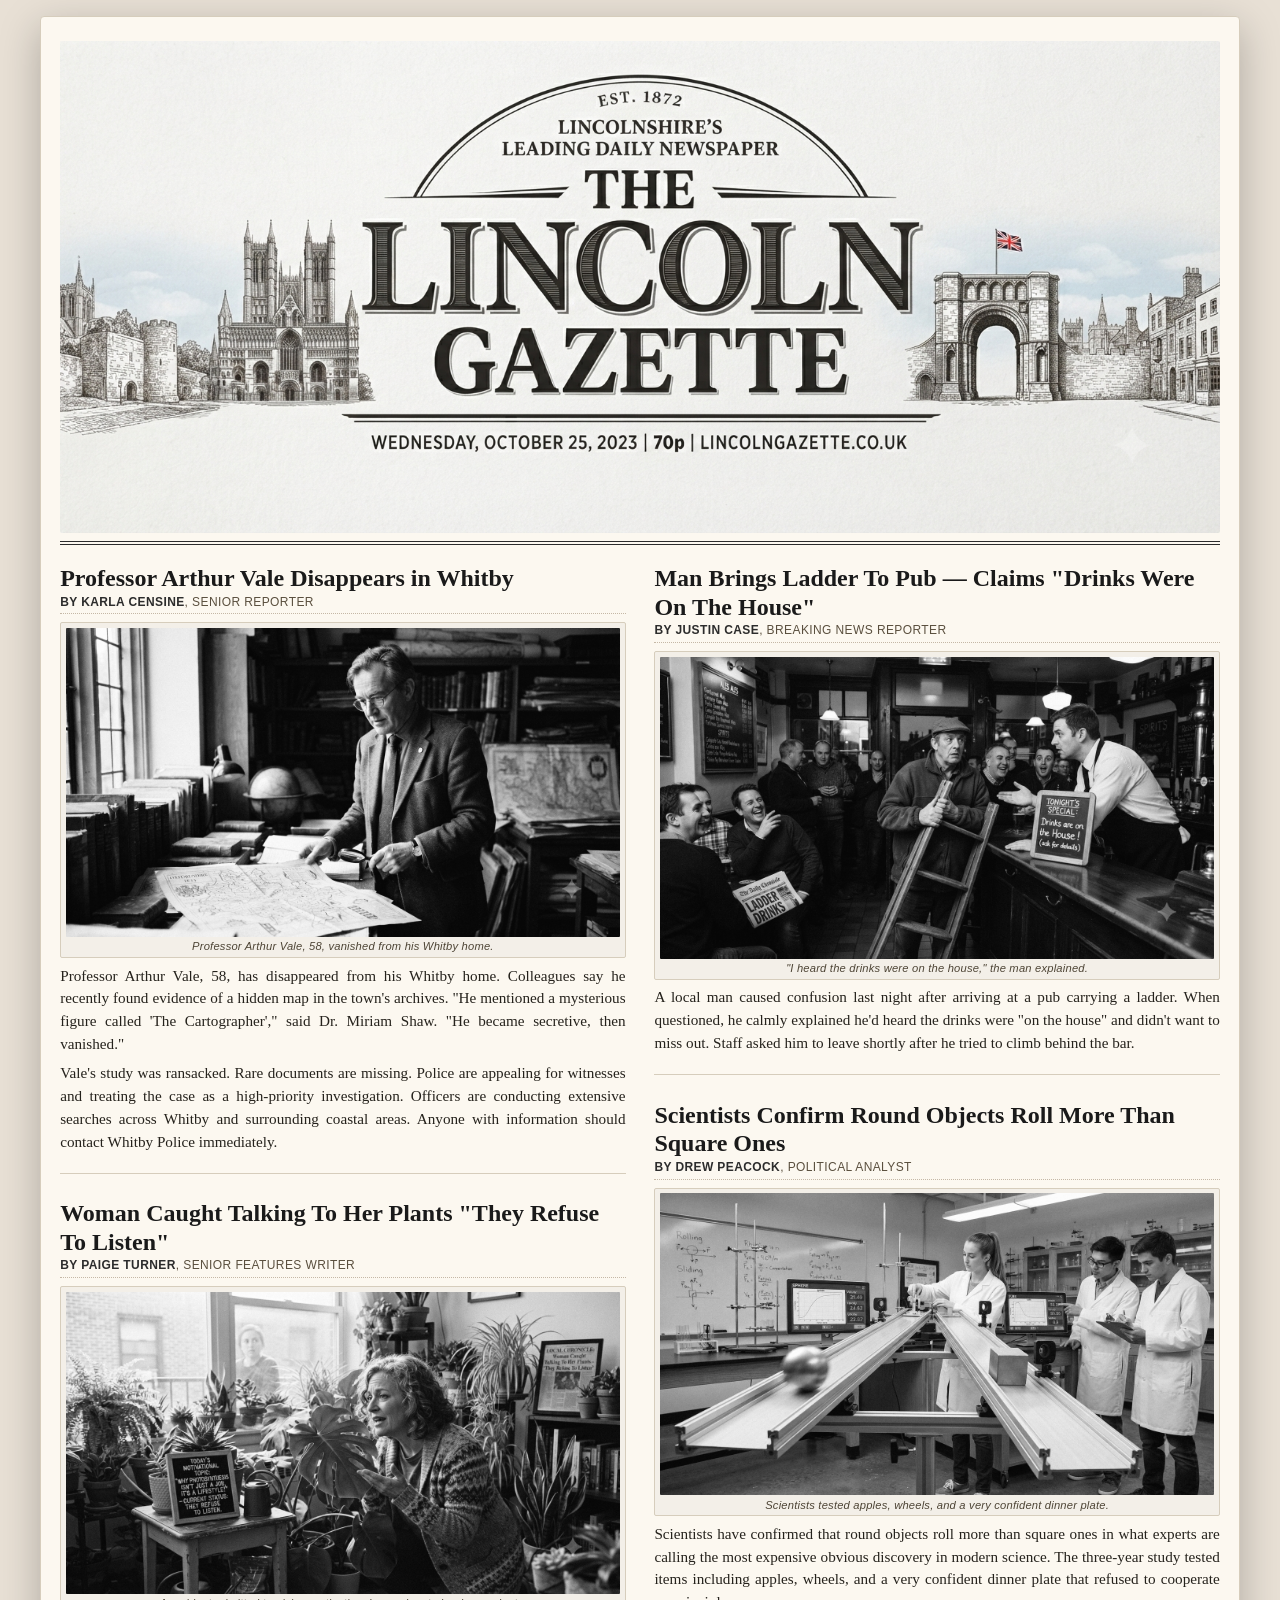
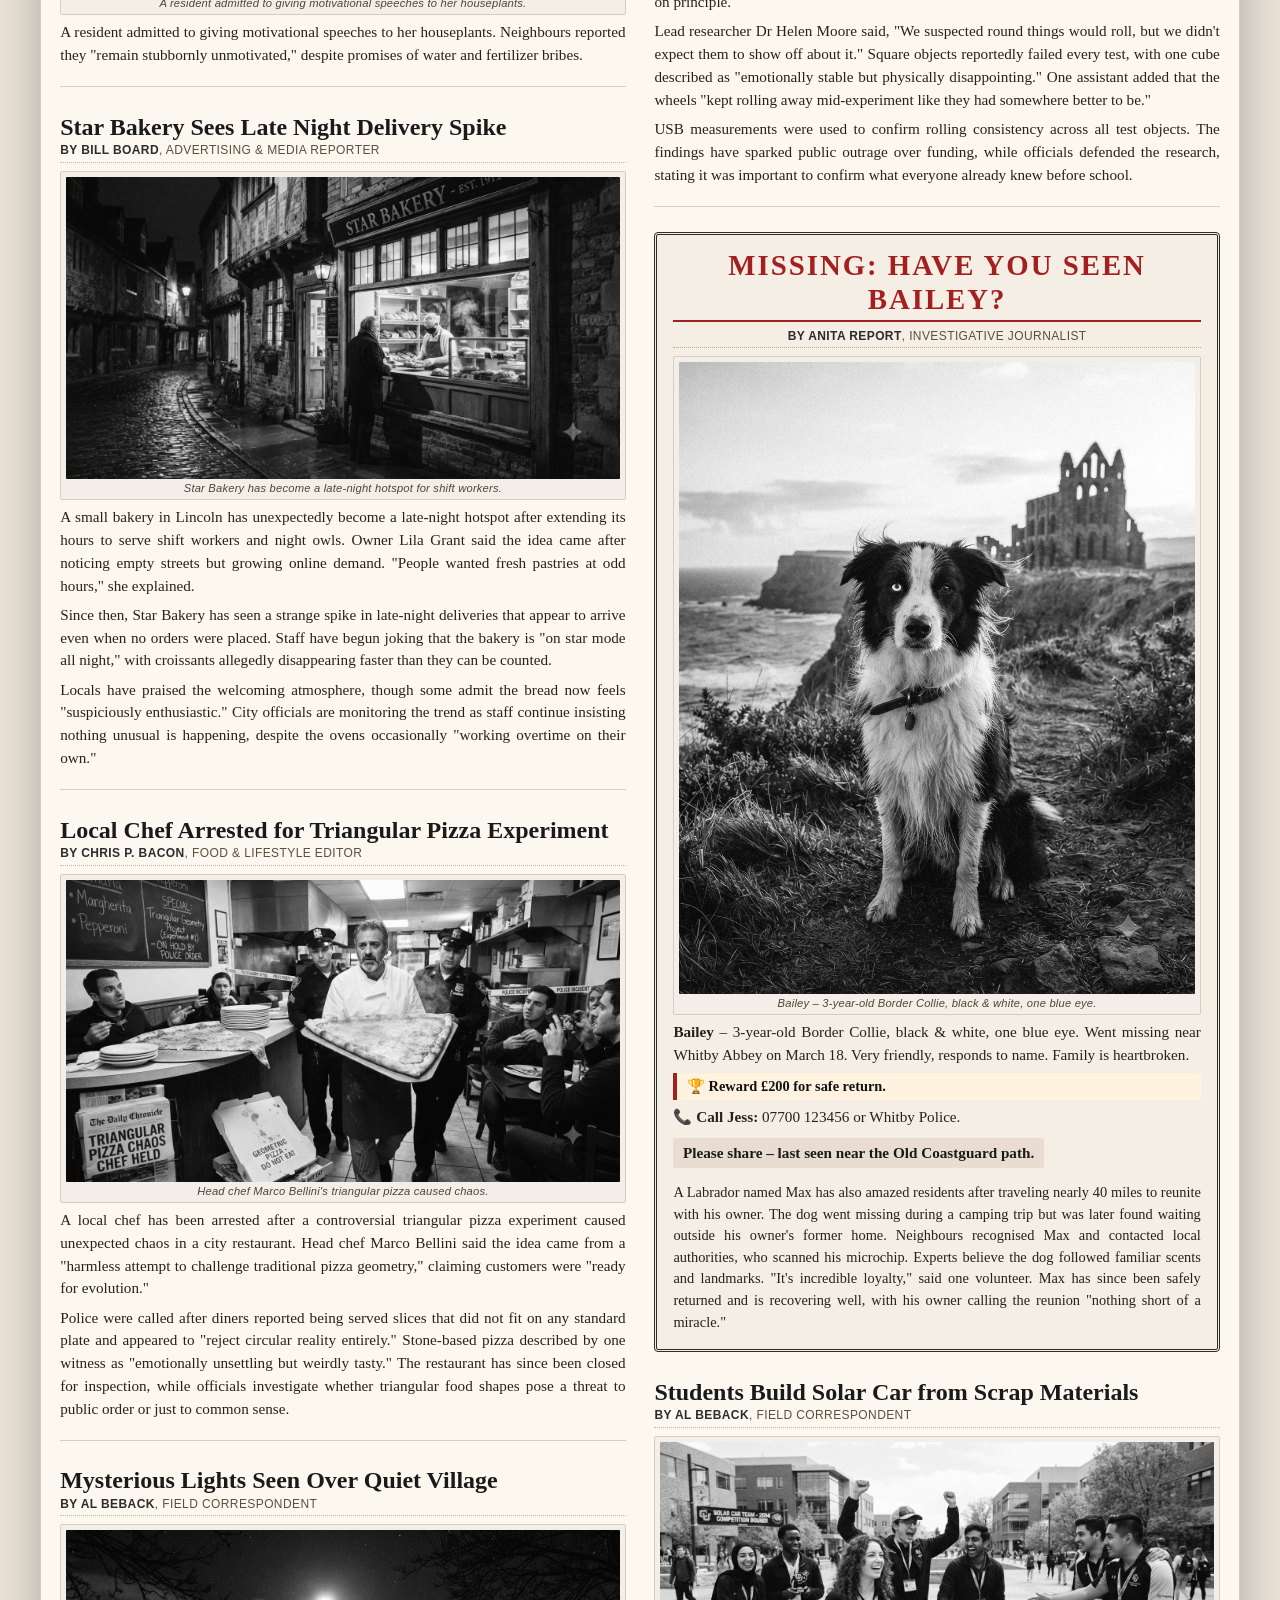
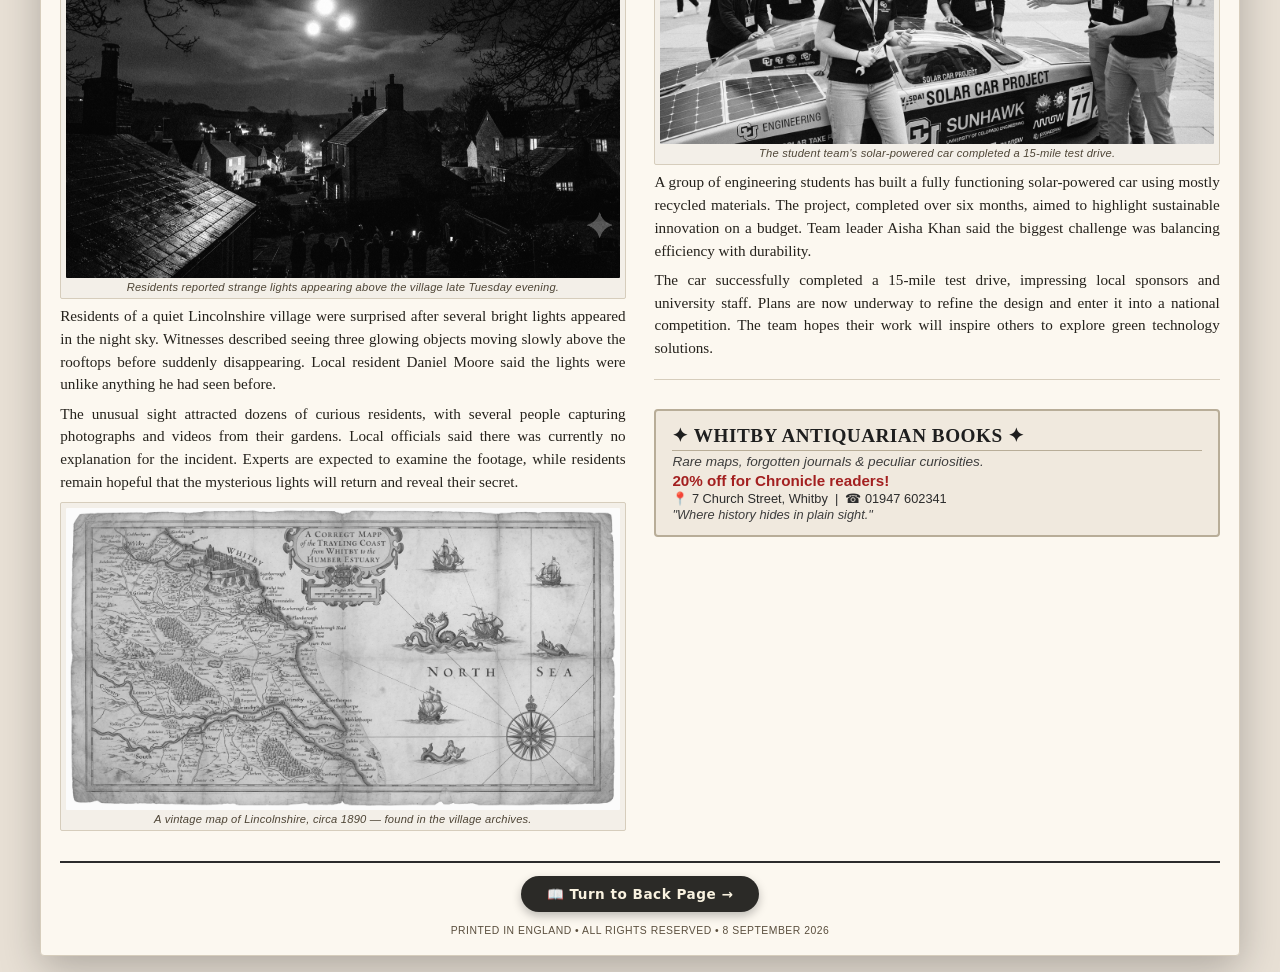
<file: newspaper.html>
<!DOCTYPE html>
<html lang="en">
<head>
  <meta charset="UTF-8">
  <meta name="viewport" content="width=device-width, initial-scale=1.0, user-scalable=yes">
  <title>The Whitby Chronicle</title>
  <style>
    * { margin: 0; padding: 0; box-sizing: border-box; }

    html, body {
      width: 100%;
      min-height: 100%;
      background: #e8e0d5;
      font-family: 'Georgia', 'Times New Roman', serif;
      color: #111;
    }

    .page-wrap {
      display: flex;
      flex-direction: column;
      align-items: center;
      padding: 1rem;
      min-height: 100vh;
    }

    /* Only one page is visible at a time */
    .page { display: none; width: 100%; max-width: 1200px; }
    .page.active { display: block; }

    .newspaper {
      width: 100%;
      background: #fcf8f0;
      padding: 1.5rem 1.2rem 1.2rem;
      box-shadow: 0 12px 40px rgba(0, 0, 0, 0.25);
      border: 1px solid #d6cdbc;
      border-radius: 4px;
    }

    /* ── MASTHEAD (banner image) ── */
    .masthead {
      border-bottom: 4px double #2c2c2c;
      padding-bottom: 0.5rem;
      margin-bottom: 1.2rem;
    }
    .masthead img {
      display: block;
      width: 100%;
      height: auto;
      border-radius: 2px;
    }

    /* ── TWO‑COLUMN GRID ── */
    .columns {
      display: grid;
      grid-template-columns: 1fr 1fr;
      gap: 1.8rem;
    }
    .column {
      display: flex;
      flex-direction: column;
      gap: 1.6rem;
    }

    /* ── FRONT PAGE STORIES ── */
    .story {
      border-bottom: 1px solid #d6cdbc;
      padding-bottom: 1.2rem;
    }
    .story:last-child {
      border-bottom: none;
      padding-bottom: 0;
    }
    .story h2 {
      font-size: 1.5rem;
      font-weight: 700;
      line-height: 1.2;
      color: #1a1a1a;
      margin-bottom: 0.1rem;
    }
    .story .byline {
      font-size: 0.75rem;
      text-transform: uppercase;
      letter-spacing: 0.4px;
      color: #5a4f3e;
      border-bottom: 1px dotted #c5b8a6;
      padding-bottom: 0.3rem;
      margin-bottom: 0.5rem;
      font-family: 'Arial', sans-serif;
    }
    .story .byline strong { font-weight: 700; color: #2c2c2c; }
    .story p {
      font-size: 0.95rem;
      line-height: 1.5;
      color: #25221c;
      margin-bottom: 0.4rem;
      text-align: justify;
    }
    .story p:last-of-type { margin-bottom: 0; }
    .story figure {
      margin: 0.5rem 0 0.4rem;
      border: 1px solid #d6cdbc;
      background: #f3efe8;
      padding: 0.3rem;
      border-radius: 2px;
    }
    .story figure img {
      display: block;
      width: 100%;
      height: auto;
      border-radius: 1px;
      background: #e8e0d5;
    }
    .story figcaption {
      font-size: 0.7rem;
      color: #4d4435;
      padding-top: 0.2rem;
      font-style: italic;
      text-align: center;
      font-family: 'Arial', sans-serif;
      letter-spacing: 0.2px;
    }

    /* Missing dog */
    .story.missing {
      background: #f5eee4;
      border: 3px double #2c2c2c;
      padding: 0.8rem 1rem 1rem;
      border-radius: 4px;
    }
    .story.missing h2 {
      font-size: 1.8rem;
      text-transform: uppercase;
      letter-spacing: 2px;
      color: #a32020;
      text-align: center;
      border-bottom: 2px solid #a32020;
      padding-bottom: 0.2rem;
      margin-bottom: 0.4rem;
    }
    .story.missing .byline { border-bottom-color: #b8a68b; text-align: center; }
    .story.missing .highlight {
      background: #fff3e0;
      padding: 0.3rem 0.6rem;
      border-left: 4px solid #a32020;
      font-weight: 700;
      font-size: 0.9rem;
      margin: 0.4rem 0;
    }
    .story.missing .contact {
      font-weight: 700;
      color: #1a1a1a;
      background: #e8ddd0;
      padding: 0.2rem 0.6rem;
      display: inline-block;
      border-radius: 2px;
      margin-top: 0.2rem;
    }

    /* Advertiser */
    .ad {
      background: #f0e9de;
      border: 2px solid #b8ad98;
      padding: 0.8rem 1rem;
      border-radius: 4px;
      font-family: 'Arial', sans-serif;
      margin-top: 0.2rem;
    }
    .ad h3 {
      font-size: 1.2rem;
      letter-spacing: 0.5px;
      text-transform: uppercase;
      color: #1e1e1e;
      border-bottom: 1px solid #b8ad98;
      padding-bottom: 0.2rem;
      margin-bottom: 0.2rem;
      font-family: 'Georgia', serif;
    }
    .ad .tagline { font-style: italic; color: #3d3d3d; font-size: 0.85rem; margin-bottom: 0.2rem; }
    .ad .offer { font-weight: 700; color: #a32020; font-size: 0.95rem; }
    .ad .address { font-size: 0.8rem; color: #2c2c2c; margin-top: 0.1rem; }

    /* ── BACK PAGE PUZZLES ── */
    .puzzle-block {
      border-bottom: 1px solid #d6cdbc;
      padding-bottom: 1rem;
    }
    .puzzle-block:last-child { border-bottom: none; padding-bottom: 0; }
    .puzzle-block .headline {
      font-weight: 800;
      font-size: 16px;
      margin-bottom: 4px;
      color: #1a1a1a;
    }

    .wordsearch { margin-top: 4px; overflow-x: auto; }
    .wordsearch table { border-collapse: collapse; width: 100%; background: #fff; cursor: pointer; }
    .wordsearch td {
      border: 1px solid #111;
      width: 32px; height: 32px;
      text-align: center;
      font-weight: bold;
      font-size: 16px;
      background-color: #fff;
      transition: all 0.1s;
      user-select: none;
      cursor: pointer;
    }
    .wordsearch td.selected { background-color: #f9e45b; box-shadow: inset 0 0 0 2px #d4a017; }
    .wordsearch td.found { background-color: #a5d6a5; color: #2c5e2c; }

    .wordsearch-clues { display: flex; justify-content: space-between; margin: 6px 0 4px; gap: 10px; }
    .wordsearch-clues-column { display: flex; flex-direction: column; gap: 4px; flex: 1; }
    .wordsearch-clues-column p {
      margin: 0;
      font-size: 13px;
      font-weight: 600;
      font-family: 'Courier New', monospace;
      padding: 2px 0;
      border-left: 2px solid #d4c9b6;
      padding-left: 8px;
      cursor: pointer;
    }
    .wordsearch-clues-column p.found-clue { text-decoration: line-through; color: #2e7d32; border-left-color: #2e7d32; }

    .sudoku { margin: 6px 0 4px; overflow-x: auto; }
    .sudoku table { border-collapse: collapse; width: 100%; background: #fff; }
    .sudoku td { border: 1px solid #888; width: 36px; height: 36px; text-align: center; padding: 0; }
    .sudoku td[data-col="2"], .sudoku td[data-col="5"], .sudoku td[data-col="8"] { border-right: 3px solid #111; }
    .sudoku td[data-row="2"], .sudoku td[data-row="5"], .sudoku td[data-row="8"] { border-bottom: 3px solid #111; }
    .sudoku input {
      width: 100%; height: 100%;
      text-align: center;
      font-weight: bold;
      font-size: 16px;
      font-family: 'Courier New', monospace;
      border: none; background: transparent; outline: none;
      color: #1e3c5c;
    }
    .sudoku input:focus { background-color: #fff3cf; }
    .sudoku .given-cell { background-color: #f0ede8; }
    .sudoku .given-cell input { font-weight: 800; color: #2c3e2f; }
    .sudoku td.error-cell { background-color: #ffe0e0; }
    .reset-btn {
      margin-top: 4px;
      background: #e0d6c6;
      border: 1px solid #9b8e7c;
      padding: 3px 10px;
      border-radius: 20px;
      font-size: 10px;
      font-weight: bold;
      cursor: pointer;
      font-family: system-ui;
      align-self: flex-start;
    }

    /* Entertainment */
    .entertainment {
      margin-top: 16px;
      border-top: 2px solid #000;
      padding-top: 12px;
      display: grid;
      grid-template-columns: 1fr 1fr;
      gap: 14px;
      background: #fff;
    }
    .riddle-box, .joke-box { background: #fff; padding: 8px 6px 6px 6px; border-left: 3px solid #c7b27e; }
    .riddle-box h4, .joke-box h4 {
      font-size: 15px;
      font-weight: 800;
      margin-bottom: 10px;
      color: #3a2a1f;
      border-bottom: 2px solid #e2d5bc;
      display: inline-block;
      padding-bottom: 3px;
    }
    .riddle-item, .joke-item { margin-bottom: 12px; }
    .riddle-question {
      font-weight: 700;
      font-size: 13px;
      color: #2c5530;
      margin-bottom: 3px;
      font-family: 'Courier New', monospace;
      cursor: pointer;
      display: inline-block;
    }
    .riddle-question:hover { text-decoration: underline; }
    .riddle-answer {
      font-size: 12px;
      color: #5a3e2e;
      padding-left: 8px;
      border-left: 2px solid #e8ddc4;
      margin-top: 4px;
      display: none;
    }
    .riddle-answer.revealed { display: block; }
    .joke-text { font-size: 12px; color: #2c3e2f; line-height: 1.4; font-weight: 500; }
    .joke-punchline { font-weight: 700; color: #b45f2b; margin-top: 3px; font-size: 11px; padding-left: 6px; }
    hr.divider-light { margin: 6px 0; border: 0; height: 1px; background: #e2d5bc; }
    .tap-instruction {
      text-align: center;
      font-size: 10px;
      color: #8b7355;
      font-family: monospace;
      margin-top: 12px;
      padding: 4px;
      background: #fef7e8;
      border-radius: 20px;
    }

    .space-filler {
      display: flex;
      justify-content: center;
      align-items: center;
      gap: 12px;
      margin: 14px 0 6px;
      color: #b8a77c;
      font-family: monospace;
      font-size: 12px;
    }
    .space-filler hr { flex: 1; border: none; height: 1px; background: linear-gradient(90deg, transparent, #d4c5a8, transparent); }
    .space-filler span { font-size: 14px; letter-spacing: 2px; }

    .puzzle-facts {
      display: grid;
      grid-template-columns: 1fr 1fr;
      gap: 12px;
      margin-top: 10px;
      border-top: 2px solid #000;
      padding-top: 12px;
    }
    .fact-item { background: #fdfaf3; padding: 8px; border-left: 3px solid #a68a61; font-size: 12px; line-height: 1.4; }
    .fact-item strong { display: block; font-size: 13px; margin-bottom: 4px; color: #3a2a1f; }
    .fact-riddle {
      font-weight: 600;
      color: #2c5530;
      cursor: pointer;
      display: inline-block;
      border-bottom: 1px dashed #a68a61;
    }
    .fact-answer { display: none; margin-top: 4px; padding: 4px 8px; background: #e8e0d5; border-radius: 4px; font-style: italic; }
    .fact-answer.revealed { display: block; }

    .cryptogram-container {
      background: #fcf7e3;
      border: 1px solid #c7b27e;
      padding: 12px;
      margin-top: 10px;
      border-radius: 4px;
    }
    .cryptogram-container h2 { font-size: 18px; border-bottom: 2px solid #000; padding-bottom: 3px; margin-bottom: 10px; }
    .cryptogram-container .encrypted {
      font-size: 20px;
      letter-spacing: 4px;
      font-weight: bold;
      font-family: 'Courier New', monospace;
      background: #fff;
      padding: 10px;
      border: 1px solid #aaa;
      text-align: center;
      word-break: break-all;
    }
    .cryptogram-container .key {
      font-size: 15px;
      font-family: 'Courier New', monospace;
      background: #fff;
      padding: 6px;
      border: 1px solid #aaa;
      margin: 8px 0;
    }

    /* ── FOOTER + FLIP BUTTON ── */
    .page-footer {
      margin-top: 1.5rem;
      padding-top: 0.8rem;
      border-top: 2px solid #2c2c2c;
      display: flex;
      flex-direction: column;
      align-items: center;
      gap: 0.8rem;
      text-align: center;
      font-size: 0.65rem;
      color: #5a4f3e;
      letter-spacing: 0.5px;
      text-transform: uppercase;
      font-family: Arial, sans-serif;
    }

    .flip-btn {
      background: #2b2a27;
      color: #f9f2e0;
      border: none;
      font-family: system-ui, -apple-system, sans-serif;
      font-size: 0.85rem;
      font-weight: 600;
      padding: 10px 26px;
      border-radius: 60px;
      cursor: pointer;
      box-shadow: 0 4px 10px rgba(0, 0, 0, 0.25);
      letter-spacing: 0.5px;
      transition: transform 0.15s, box-shadow 0.15s, background 0.15s;
    }
    .flip-btn:hover { background: #3c3a35; transform: translateY(-2px); box-shadow: 0 6px 14px rgba(0, 0, 0, 0.3); }
    .flip-btn:active { transform: translateY(1px); box-shadow: 0 2px 6px rgba(0, 0, 0, 0.25); }

    /* ── RESPONSIVE ── */
    @media (max-width: 860px) {
      .page-wrap { padding: 0.6rem; }
      .newspaper { padding: 1rem; }
      .columns { gap: 1.2rem; }
      .column { gap: 1rem; }
      .story h2 { font-size: 1.3rem; }
      .story p { font-size: 0.88rem; }
      .story.missing h2 { font-size: 1.5rem; }
      .wordsearch td { width: 26px; height: 26px; font-size: 13px; }
      .sudoku td { width: 30px; height: 30px; }
      .sudoku input { font-size: 13px; }
      .entertainment { gap: 10px; }
      .puzzle-facts { gap: 8px; }
    }

    @media (max-width: 600px) {
      .page-wrap { padding: 0.4rem; }
      .newspaper { padding: 0.6rem; }
      .columns { gap: 0.8rem; }
      .column { gap: 0.7rem; }
      .story h2 { font-size: 1.1rem; }
      .story .byline { font-size: 0.6rem; }
      .story p { font-size: 0.8rem; line-height: 1.4; }
      .story figure { margin: 0.3rem 0 0.2rem; padding: 0.2rem; }
      .story figcaption { font-size: 0.6rem; }
      .story.missing { padding: 0.5rem; }
      .story.missing h2 { font-size: 1.2rem; }
      .story.missing .highlight { font-size: 0.8rem; padding: 0.2rem 0.4rem; }
      .ad { padding: 0.5rem; }
      .ad h3 { font-size: 1rem; }
      .ad .tagline { font-size: 0.7rem; }
      .ad .offer { font-size: 0.8rem; }
      .ad .address { font-size: 0.7rem; }

      .puzzle-block .headline { font-size: 11px; margin-bottom: 2px; }
      .wordsearch td { width: 18px; height: 18px; font-size: 9px; }
      .wordsearch-clues { gap: 4px; flex-direction: row; flex-wrap: wrap; }
      .wordsearch-clues-column p { font-size: 9px; padding: 1px 0 1px 4px; }
      .sudoku td { width: 20px; height: 20px; }
      .sudoku input { font-size: 9px; }
      .reset-btn { font-size: 8px; padding: 2px 6px; }

      .entertainment { gap: 4px; padding-top: 8px; margin-top: 10px; }
      .riddle-box, .joke-box { padding: 4px; }
      .riddle-box h4, .joke-box h4 { font-size: 11px; margin-bottom: 6px; }
      .riddle-question { font-size: 10px; }
      .riddle-answer { font-size: 9px; padding-left: 4px; }
      .joke-text { font-size: 10px; }
      .joke-punchline { font-size: 9px; }

      .cryptogram-container { padding: 6px; margin-top: 6px; }
      .cryptogram-container h2 { font-size: 13px; }
      .cryptogram-container .encrypted { font-size: 12px; letter-spacing: 2px; padding: 6px; }
      .cryptogram-container .key { font-size: 10px; padding: 4px; }

      .flip-btn { font-size: 0.75rem; padding: 8px 20px; }
    }

    @media (max-width: 450px) {
      .columns { gap: 0.5rem; }
      .column { gap: 0.5rem; }
      .story h2 { font-size: 1rem; }
      .story p { font-size: 0.75rem; }
      .story.missing h2 { font-size: 1rem; }
      .puzzle-block .headline { font-size: 9px; }
      .wordsearch td { width: 14px; height: 14px; font-size: 7px; }
      .wordsearch-clues-column p { font-size: 7px; }
      .sudoku td { width: 16px; height: 16px; }
      .sudoku input { font-size: 7px; }
      .flip-btn { font-size: 0.7rem; padding: 7px 16px; }
    }
  </style>
</head>
<body>

<div class="page-wrap">

  <!-- ═══════════════════════════════════════════════════════════
       PAGE 1 — FRONT PAGE (NEWS)
       ═══════════════════════════════════════════════════════════ -->
  <div class="page active" id="pageFront">
    <div class="newspaper">
      <header class="masthead">
        <img src="newsbanner.png" alt="The Whitby Chronicle – banner" />
      </header>

      <div class="columns">
        <div class="column">
          <article class="story">
            <h2>Professor Arthur Vale Disappears in Whitby</h2>
            <div class="byline"><strong>By Karla Censine</strong>, Senior Reporter</div>
            <figure>
              <img src="proarthur.png" alt="Professor Arthur Vale" />
              <figcaption>Professor Arthur Vale, 58, vanished from his Whitby home.</figcaption>
            </figure>
            <p>Professor Arthur Vale, 58, has disappeared from his Whitby home. Colleagues say he recently found evidence of a hidden map in the town's archives. "He mentioned a mysterious figure called 'The Cartographer'," said Dr. Miriam Shaw. "He became secretive, then vanished."</p>
            <p>Vale's study was ransacked. Rare documents are missing. Police are appealing for witnesses and treating the case as a high-priority investigation. Officers are conducting extensive searches across Whitby and surrounding coastal areas. Anyone with information should contact Whitby Police immediately.</p>
          </article>

          <article class="story">
            <h2>Woman Caught Talking To Her Plants "They Refuse To Listen"</h2>
            <div class="byline"><strong>By Paige Turner</strong>, Senior Features Writer</div>
            <figure>
              <img src="planttalk.png" alt="Woman talking to plants" />
              <figcaption>A resident admitted to giving motivational speeches to her houseplants.</figcaption>
            </figure>
            <p>A resident admitted to giving motivational speeches to her houseplants. Neighbours reported they "remain stubbornly unmotivated," despite promises of water and fertilizer bribes.</p>
          </article>

          <article class="story">
            <h2>Star Bakery Sees Late Night Delivery Spike</h2>
            <div class="byline"><strong>By Bill Board</strong>, Advertising &amp; Media Reporter</div>
            <figure>
              <img src="starbakery.png" alt="Star Bakery late night" />
              <figcaption>Star Bakery has become a late-night hotspot for shift workers.</figcaption>
            </figure>
            <p>A small bakery in Lincoln has unexpectedly become a late-night hotspot after extending its hours to serve shift workers and night owls. Owner Lila Grant said the idea came after noticing empty streets but growing online demand. "People wanted fresh pastries at odd hours," she explained.</p>
            <p>Since then, Star Bakery has seen a strange spike in late-night deliveries that appear to arrive even when no orders were placed. Staff have begun joking that the bakery is "on star mode all night," with croissants allegedly disappearing faster than they can be counted.</p>
            <p>Locals have praised the welcoming atmosphere, though some admit the bread now feels "suspiciously enthusiastic." City officials are monitoring the trend as staff continue insisting nothing unusual is happening, despite the ovens occasionally "working overtime on their own."</p>
          </article>

          <article class="story">
            <h2>Local Chef Arrested for Triangular Pizza Experiment</h2>
            <div class="byline"><strong>By Chris P. Bacon</strong>, Food &amp; Lifestyle Editor</div>
            <figure>
              <img src="trianglechef.png" alt="Triangular pizza chef" />
              <figcaption>Head chef Marco Bellini's triangular pizza caused chaos.</figcaption>
            </figure>
            <p>A local chef has been arrested after a controversial triangular pizza experiment caused unexpected chaos in a city restaurant. Head chef Marco Bellini said the idea came from a "harmless attempt to challenge traditional pizza geometry," claiming customers were "ready for evolution."</p>
            <p>Police were called after diners reported being served slices that did not fit on any standard plate and appeared to "reject circular reality entirely." Stone-based pizza described by one witness as "emotionally unsettling but weirdly tasty." The restaurant has since been closed for inspection, while officials investigate whether triangular food shapes pose a threat to public order or just to common sense.</p>
          </article>

          <article class="story">
            <h2>Mysterious Lights Seen Over Quiet Village</h2>
            <div class="byline"><strong>By Al Beback</strong>, Field Correspondent</div>
            <figure>
              <img src="skylight.png" alt="Mysterious lights over village" />
              <figcaption>Residents reported strange lights appearing above the village late Tuesday evening.</figcaption>
            </figure>
            <p>Residents of a quiet Lincolnshire village were surprised after several bright lights appeared in the night sky. Witnesses described seeing three glowing objects moving slowly above the rooftops before suddenly disappearing. Local resident Daniel Moore said the lights were unlike anything he had seen before.</p>
            <p>The unusual sight attracted dozens of curious residents, with several people capturing photographs and videos from their gardens. Local officials said there was currently no explanation for the incident. Experts are expected to examine the footage, while residents remain hopeful that the mysterious lights will return and reveal their secret.</p>
            <figure>
              <img src="vintagemap.png" alt="Vintage map of Lincolnshire" />
              <figcaption>A vintage map of Lincolnshire, circa 1890 — found in the village archives.</figcaption>
            </figure>
          </article>
        </div>

        <div class="column">
          <article class="story">
            <h2>Man Brings Ladder To Pub — Claims "Drinks Were On The House"</h2>
            <div class="byline"><strong>By Justin Case</strong>, Breaking News Reporter</div>
            <figure>
              <img src="drinkladder.png" alt="Man with ladder at pub" />
              <figcaption>"I heard the drinks were on the house," the man explained.</figcaption>
            </figure>
            <p>A local man caused confusion last night after arriving at a pub carrying a ladder. When questioned, he calmly explained he'd heard the drinks were "on the house" and didn't want to miss out. Staff asked him to leave shortly after he tried to climb behind the bar.</p>
          </article>

          <article class="story">
            <h2>Scientists Confirm Round Objects Roll More Than Square Ones</h2>
            <div class="byline"><strong>By Drew Peacock</strong>, Political Analyst</div>
            <figure>
              <img src="ballfaster.png" alt="Round objects rolling" />
              <figcaption>Scientists tested apples, wheels, and a very confident dinner plate.</figcaption>
            </figure>
            <p>Scientists have confirmed that round objects roll more than square ones in what experts are calling the most expensive obvious discovery in modern science. The three-year study tested items including apples, wheels, and a very confident dinner plate that refused to cooperate on principle.</p>
            <p>Lead researcher Dr Helen Moore said, "We suspected round things would roll, but we didn't expect them to show off about it." Square objects reportedly failed every test, with one cube described as "emotionally stable but physically disappointing." One assistant added that the wheels "kept rolling away mid-experiment like they had somewhere better to be."</p>
            <p>USB measurements were used to confirm rolling consistency across all test objects. The findings have sparked public outrage over funding, while officials defended the research, stating it was important to confirm what everyone already knew before school.</p>
          </article>

          <article class="story missing">
            <h2>MISSING: HAVE YOU SEEN BAILEY?</h2>
            <div class="byline"><strong>By Anita Report</strong>, Investigative Journalist</div>
            <figure>
              <img src="lostdog.png" alt="Bailey the Border Collie" />
              <figcaption>Bailey – 3-year-old Border Collie, black &amp; white, one blue eye.</figcaption>
            </figure>
            <p><strong>Bailey</strong> – 3-year-old Border Collie, black &amp; white, one blue eye. Went missing near Whitby Abbey on March 18. Very friendly, responds to name. Family is heartbroken.</p>
            <div class="highlight">🏆 <strong>Reward £200</strong> for safe return.</div>
            <p><strong>📞 Call Jess:</strong> 07700 123456 or Whitby Police.</p>
            <p class="contact">Please share – last seen near the Old Coastguard path.</p>
            <p style="margin-top:0.5rem; font-size:0.9rem;">A Labrador named Max has also amazed residents after traveling nearly 40 miles to reunite with his owner. The dog went missing during a camping trip but was later found waiting outside his owner's former home. Neighbours recognised Max and contacted local authorities, who scanned his microchip. Experts believe the dog followed familiar scents and landmarks. "It's incredible loyalty," said one volunteer. Max has since been safely returned and is recovering well, with his owner calling the reunion "nothing short of a miracle."</p>
          </article>

          <article class="story">
            <h2>Students Build Solar Car from Scrap Materials</h2>
            <div class="byline"><strong>By Al Beback</strong>, Field Correspondent</div>
            <figure>
              <img src="solarcar.png" alt="Solar car built from scrap" />
              <figcaption>The student team's solar-powered car completed a 15-mile test drive.</figcaption>
            </figure>
            <p>A group of engineering students has built a fully functioning solar-powered car using mostly recycled materials. The project, completed over six months, aimed to highlight sustainable innovation on a budget. Team leader Aisha Khan said the biggest challenge was balancing efficiency with durability.</p>
            <p>The car successfully completed a 15-mile test drive, impressing local sponsors and university staff. Plans are now underway to refine the design and enter it into a national competition. The team hopes their work will inspire others to explore green technology solutions.</p>
          </article>

          <div class="ad">
            <h3>✦ Whitby Antiquarian Books ✦</h3>
            <div class="tagline">Rare maps, forgotten journals &amp; peculiar curiosities.</div>
            <div class="offer">20% off for Chronicle readers!</div>
            <div class="address">📍 7 Church Street, Whitby &nbsp;|&nbsp; ☎ 01947 602341</div>
            <div style="font-style:italic; font-size:0.8rem; color:#3d3d3d; margin-top:0.1rem;">"Where history hides in plain sight."</div>
          </div>
        </div>
      </div>

      <div class="page-footer">
        <button class="flip-btn" id="flipToBack">📖 Turn to Back Page →</button>
        <div>Printed in England &bull; All rights reserved &bull; 8 September 2026</div>
      </div>
    </div>
  </div>

  <!-- ═══════════════════════════════════════════════════════════
       PAGE 2 — BACK PAGE (PUZZLES)
       ═══════════════════════════════════════════════════════════ -->
  <div class="page" id="pageBack">
    <div class="newspaper">
      <div class="masthead">
        <img src="backbanner.png" alt="The Whitby Chronicle – Back Page" />
      </div>

      <div class="columns">
        <div class="column">
          <div class="puzzle-block">
            <div class="headline">🔍 Word Search 1 — Clues</div>
            <div class="wordsearch-clues" id="ws1-clues-container"></div>
          </div>

          <div class="puzzle-block">
            <div class="headline">Word Search 1 — Grid</div>
            <div class="wordsearch" id="wordsearch1"></div>
          </div>

          <div class="puzzle-block">
            <div class="headline">🧩 Sudoku Puzzle 1</div>
            <div id="sudoku1" class="sudoku"></div>
            <button class="reset-btn" id="resetSudoku1">⟳ Reset Sudoku 1</button>
          </div>
        </div>

        <div class="column">
          <div class="puzzle-block">
            <div class="headline">🔍 Word Search 2 — Clues</div>
            <div class="wordsearch-clues" id="ws2-clues-container"></div>
          </div>

          <div class="puzzle-block">
            <div class="headline">Word Search 2 — Grid</div>
            <div class="wordsearch" id="wordsearch2"></div>
          </div>

          <div class="puzzle-block">
            <div class="headline">🧩 Sudoku Puzzle 2</div>
            <div id="sudoku2" class="sudoku"></div>
            <button class="reset-btn" id="resetSudoku2">⟳ Reset Sudoku 2</button>
          </div>
        </div>
      </div>

      <div class="entertainment">
        <div class="riddle-box">
          <h4>📜 WEEKLY RIDDLES</h4>
          <div class="riddle-item">
            <div class="riddle-question">❓ I speak without a mouth and hear without ears. I have no body, but I come alive with wind. What am I?</div>
            <div class="riddle-answer"><strong>Answer:</strong> An echo.</div>
          </div>
          <div class="riddle-item">
            <div class="riddle-question">❓ The more you take, the more you leave behind. What are they?</div>
            <div class="riddle-answer"><strong>Answer:</strong> Footsteps.</div>
          </div>
          <div class="riddle-item">
            <div class="riddle-question">❓ I am always coming but never arrive. What am I?</div>
            <div class="riddle-answer"><strong>Answer:</strong> Tomorrow.</div>
          </div>
          <div class="riddle-item">
            <div class="riddle-question">❓ What has a face and two hands but no arms or legs?</div>
            <div class="riddle-answer"><strong>Answer:</strong> A clock.</div>
          </div>
          <div class="riddle-item">
            <div class="riddle-question">❓ I have keys but open no locks. I have space but no room. What am I?</div>
            <div class="riddle-answer"><strong>Answer:</strong> A keyboard.</div>
          </div>
          <div class="tap-instruction">👆 Tap riddles to reveal answers!</div>
        </div>

        <div class="joke-box">
          <h4>😆 DETECTIVE PUNS & JOKES</h4>
          <div class="joke-item">
            <div class="joke-text">Why did the detective bring a ladder to the crime scene?</div>
            <div class="joke-punchline">He heard the case was "unsolved" and wanted to get to the next level.</div>
          </div>
          <hr class="divider-light">
          <div class="joke-item">
            <div class="joke-text">What do you call a detective who solves cases in the bakery?</div>
            <div class="joke-punchline">Sherlock Doughmes.</div>
          </div>
          <hr class="divider-light">
          <div class="joke-item">
            <div class="joke-text">How does a detective solve a riddle?</div>
            <div class="joke-punchline">He follows the "clue"prints.</div>
          </div>
          <hr class="divider-light">
          <div class="joke-item">
            <div class="joke-text">Why did the private eye always carry a pencil?</div>
            <div class="joke-punchline">In case he needed to draw his own conclusions.</div>
          </div>
          <hr class="divider-light">
          <div class="joke-item">
            <div class="joke-text">What's a detective's favorite type of music?</div>
            <div class="joke-punchline">Rhythm & Clues.</div>
          </div>
          <hr class="divider-light">
          <div class="joke-item">
            <div class="joke-text">Why did the detective go to art school?</div>
            <div class="joke-punchline">To learn how to draw a conclusion.</div>
          </div>
        </div>
      </div>

      <div class="space-filler">
        <hr><span>✦  PUZZLE CORNER  ✦</span><hr>
      </div>

      <div class="puzzle-facts">
        <div class="fact-item">
          <strong>🧩 Riddle of the Day</strong>
          <span class="fact-riddle" id="dailyRiddle">What has keys but can't open locks, and space but no room?</span>
          <div class="fact-answer" id="riddleAnswer">A keyboard (or a piano)!</div>
        </div>
        <div class="fact-item">
          <strong>📖 Puzzle Facts</strong>
          The first crossword puzzle was published in the <em>New York World</em> newspaper on December 21, 1913. It was called a "word-cross".
          <p style="margin-top:4px;">There are more Rubik's Cube combinations than atoms in your body. Around 43 quintillion combinations—far beyond human-scale counting.</p>
        </div>
        <div class="fact-item">
          <strong>🧩 Spot The Liar Puzzle</strong>
          <div class="riddle-item">
            <div class="riddle-question">
              I wrote down a number and showed it to Alice, Ben, Charlotte and Daniel.<br>
              Clue: Go through each person assuming they are the liar. If their lie causes another person to be a liar, they can't be the original sole liar.<br>
              Alice: "It's not 150".<br>
              Ben: "It has exactly two digits".<br>
              Charlotte: "It goes evenly into 150".<br>
              Daniel: "It's divisible by 25".<br>
              Exactly one of them is lying. Who is the liar?
            </div>
            <div class="riddle-answer">
              <strong>Answer:</strong> Daniel. The number is 30 – only Daniel's statement is false.
            </div>
          </div>
        </div>
        <div class="fact-item">
          <strong>🔢 Sudoku Facts</strong>
          The modern Sudoku was popularized in Japan in 1986, but number puzzles similar to it appeared in French newspapers as early as 1895.
          <p style="margin-top:4px;">The world's hardest Sudoku took over 6 hours to solve.</p>
        </div>
      </div>

      <div class="cryptogram-container">
        <h2>🔐 CRYPTOGRAM</h2>
        <p class="encrypted">19 3 8 5 20 5 14 3 5 / 15 18 4 5 18 / 8 9 4 5 19 / 20 8 5 / 20 18 21 20 8</p>
        <h3 style="margin-top:10px; font-size:14px;">📌 DECODE KEY</h3>
        <p class="key">
          A=1  B=?  C=3  D=?  E=5  F=?  G=?  H=8  I=?  J=?
          K=?  L=12  M=?  N=14  O=?  P=?  Q=?  R=18
          S=?  T=20  U=?  V=?  W=?  X=24  Y=?  Z=26
        </p>
        <h3 style="margin-top:10px; font-size:14px;">🧩 INSTRUCTIONS</h3>
        <p style="font-size:13px;">Decode the message using the incomplete key.</p>
      </div>

      <div class="page-footer">
        <button class="flip-btn" id="flipToFront">← Turn to Front Page</button>
        <div>Printed in England &bull; All rights reserved &bull; 8 September 2026</div>
      </div>
    </div>
  </div>

</div>

<script>
(function(){
  'use strict';

  // ─── PAGE FLIPPING ───
  function showFront() {
    document.getElementById('pageFront').classList.add('active');
    document.getElementById('pageBack').classList.remove('active');
    window.scrollTo({ top: 0, behavior: 'smooth' });
  }

  function showBack() {
    document.getElementById('pageBack').classList.add('active');
    document.getElementById('pageFront').classList.remove('active');
    window.scrollTo({ top: 0, behavior: 'smooth' });
  }

  document.getElementById('flipToBack').addEventListener('click', showBack);
  document.getElementById('flipToFront').addEventListener('click', showFront);

  // ─── RIDDLES ───
  function initRiddles(){
    document.querySelectorAll('.riddle-question').forEach(q => {
      let a = q.nextElementSibling;
      if (a && a.classList.contains('riddle-answer')) {
        q.addEventListener('click', e => {
          e.stopPropagation();
          a.classList.toggle('revealed');
        });
      }
    });
    const r = document.getElementById('dailyRiddle');
    const a = document.getElementById('riddleAnswer');
    if (r && a) r.addEventListener('click', () => a.classList.toggle('revealed'));
  }

  // ─── WORD SEARCH 1 ───
  const ws1Grid = [
    ['T','S','I','E','H','Y'],
    ['M','A','P','S','B','N'],
    ['C','Z','K','T','K','I'],
    ['Y','L','I','S','N','G'],
    ['Q','H','U','J','A','H'],
    ['W','S','M','E','B','T']
  ];
  const ws1Words = ['BANK','CLUE','MAP','NIGHT','HEIST','WHITBY'];

  // ─── WORD SEARCH 2 ───
  const ws2Grid = [
    ['A','U','K','R','A','M'],
    ['P','L','C','O','P','O'],
    ['T','N','I','R','P','T'],
    ['C','B','O','B','S','I'],
    ['A','O','A','U','I','V'],
    ['F','J','D','L','B','E']
  ];
  const ws2Words = ['ALIBI','COP','DUST','LAB','MARK','PRINT','PROOF','FACT','MOTIVE'];

  let ws1State = { selectedCells: new Set(), foundCells: new Set(), foundWords: new Set() };
  let ws2State = { selectedCells: new Set(), foundCells: new Set(), foundWords: new Set() };

  function cellKey(r, c) { return r + ',' + c; }

  function checkWord(grid, selected, words, foundWords, foundCells, cluesId) {
    if (selected.size < 2) return false;
    let arr = Array.from(selected).map(k => {
      let [r, c] = k.split(',').map(Number);
      return { r, c };
    });
    for (let w of words) {
      if (foundWords.has(w) || w.length !== arr.length) continue;
      let dr = arr[1].r - arr[0].r;
      let dc = arr[1].c - arr[0].c;
      let sr = dr === 0 ? 0 : (dr > 0 ? 1 : -1);
      let sc = dc === 0 ? 0 : (dc > 0 ? 1 : -1);
      let line = true;
      for (let i = 1; i < arr.length; i++) {
        if (arr[i].r !== arr[0].r + sr * i || arr[i].c !== arr[0].c + sc * i) {
          line = false; break;
        }
      }
      if (!line) continue;
      let fwd = true, rev = true;
      for (let i = 0; i < w.length; i++) {
        if (grid[arr[i].r][arr[i].c] !== w[i]) fwd = false;
        if (grid[arr[arr.length - 1 - i].r][arr[arr.length - 1 - i].c] !== w[i]) rev = false;
        if (!fwd && !rev) break;
      }
      if (fwd || rev) {
        arr.forEach(cell => foundCells.add(cellKey(cell.r, cell.c)));
        foundWords.add(w);
        document.getElementById(cluesId).querySelectorAll('p').forEach(p => {
          if (p.innerText === w) p.classList.add('found-clue');
        });
        selected.clear();
        return true;
      }
    }
    return false;
  }

  function renderWS(grid, containerId, state, cluesId, isWS2) {
    const cont = document.getElementById(containerId);
    let html = '<table>';
    for (let r = 0; r < grid.length; r++) {
      html += '<tr>';
      for (let c = 0; c < grid[0].length; c++) {
        let key = cellKey(r, c);
        let cls = '';
        if (state.foundCells.has(key)) cls = 'found';
        if (state.selectedCells.has(key)) cls += ' selected';
        html += '<td class="' + cls.trim() + '" data-row="' + r + '" data-col="' + c + '">' + grid[r][c] + '</td>';
      }
      html += '</tr>';
    }
    html += '</table>';
    cont.innerHTML = html;
    cont.querySelectorAll('td').forEach(td => {
      td.addEventListener('click', e => {
        e.stopPropagation();
        let r = parseInt(td.dataset.row);
        let c = parseInt(td.dataset.col);
        let key = cellKey(r, c);
        if (state.selectedCells.has(key)) state.selectedCells.delete(key);
        else state.selectedCells.add(key);
        let words = isWS2 ? ws2Words : ws1Words;
        let gridData = isWS2 ? ws2Grid : ws1Grid;
        checkWord(gridData, state.selectedCells, words, state.foundWords, state.foundCells, cluesId);
        renderWS(grid, containerId, state, cluesId, isWS2);
      });
    });
  }

  function renderClues(words, found, containerId) {
    let cont = document.getElementById(containerId);
    let col1 = [], col2 = [];
    let mid = Math.ceil(words.length / 2);
    words.forEach((w, i) => {
      let cls = found.has(w) ? 'found-clue' : '';
      let p = '<p class="' + cls + '">' + w + '</p>';
      if (i < mid) col1.push(p); else col2.push(p);
    });
    cont.innerHTML = '<div class="wordsearch-clues-column">' + col1.join('') + '</div><div class="wordsearch-clues-column">' + col2.join('') + '</div>';
  }

  function initWS(grid, words, gridId, cluesId, isWS2) {
    let state = isWS2 ? ws2State : ws1State;
    renderWS(grid, gridId, state, cluesId, isWS2);
    renderClues(words, state.foundWords, cluesId);
  }

  // ─── SUDOKU ───
  const sudoku1Init = [
    [5,0,3,0,7,0,0,0,0],[6,0,0,1,9,5,0,0,0],[0,9,8,0,0,0,0,6,0],
    [8,0,0,0,6,0,0,0,3],[4,0,0,8,0,3,0,0,1],[7,0,0,0,2,0,0,0,6],
    [0,6,0,0,0,0,2,8,0],[0,0,0,4,1,9,0,0,5],[0,0,0,0,8,0,0,7,9]
  ];
  const sudoku2Init = [
    [1,0,0,4,0,0,5,0,0],[0,3,0,0,5,0,0,2,0],[0,0,6,0,0,2,0,0,7],
    [7,0,0,2,0,0,0,0,5],[0,5,0,0,3,0,0,6,0],[4,0,0,0,0,6,0,0,8],
    [0,0,2,0,5,8,0,0,0],[0,7,0,0,8,0,0,4,0],[0,0,0,0,7,0,0,3,0]
  ];

  function buildSudoku(containerId, initBoard, resetId) {
    let board = initBoard.map(r => [...r]);
    const cont = document.getElementById(containerId);

    function markErr(r, c, err) {
      let td = cont.querySelector('td[data-row="' + r + '"][data-col="' + c + '"]');
      if (td) err ? td.classList.add('error-cell') : td.classList.remove('error-cell');
    }

    function validate(r, c) {
      let v = board[r][c];
      if (v === 0) return true;
      for (let i = 0; i < 9; i++) {
        if (i !== c && board[r][i] === v) { markErr(r, c, true); return false; }
        if (i !== r && board[i][c] === v) { markErr(r, c, true); return false; }
      }
      let br = Math.floor(r / 3) * 3, bc = Math.floor(c / 3) * 3;
      for (let i = 0; i < 3; i++) {
        for (let j = 0; j < 3; j++) {
          let rr = br + i, cc = bc + j;
          if ((rr !== r || cc !== c) && board[rr][cc] === v) { markErr(r, c, true); return false; }
        }
      }
      markErr(r, c, false);
      return true;
    }

    function render() {
      let html = '<table>';
      for (let i = 0; i < 9; i++) {
        html += '<tr>';
        for (let j = 0; j < 9; j++) {
          let val = board[i][j];
          let given = initBoard[i][j] !== 0;
          html += '<td class="' + (given ? 'given-cell' : '') + '" data-row="' + i + '" data-col="' + j + '">';
          if (given) html += '<input type="text" maxlength="1" value="' + (val || '') + '" readonly>';
          else html += '<input type="text" maxlength="1" value="' + (val || '') + '">';
          html += '</td>';
        }
        html += '</tr>';
      }
      html += '</table>';
      cont.innerHTML = html;
      cont.querySelectorAll('input:not([readonly])').forEach(inp => {
        inp.addEventListener('input', e => {
          let v = e.target.value.trim();
          if (v === '') v = 0;
          else { let n = parseInt(v); if (isNaN(n) || n < 1 || n > 9) v = 0; else v = n; }
          let td = inp.parentElement;
          let r = parseInt(td.dataset.row);
          let c = parseInt(td.dataset.col);
          board[r][c] = v;
          e.target.value = v || '';
          validate(r, c);
        });
      });
    }

    function reset() {
      for (let i = 0; i < 9; i++) for (let j = 0; j < 9; j++) board[i][j] = initBoard[i][j];
      render();
    }

    render();
    document.getElementById(resetId).onclick = reset;
  }

  // ─── INIT ───
  window.addEventListener('DOMContentLoaded', () => {
    initWS(ws1Grid, ws1Words, 'wordsearch1', 'ws1-clues-container', false);
    initWS(ws2Grid, ws2Words, 'wordsearch2', 'ws2-clues-container', true);
    buildSudoku('sudoku1', sudoku1Init, 'resetSudoku1');
    buildSudoku('sudoku2', sudoku2Init, 'resetSudoku2');
    initRiddles();
  });
})();
</script>
</body>
                                     </html>
</file>
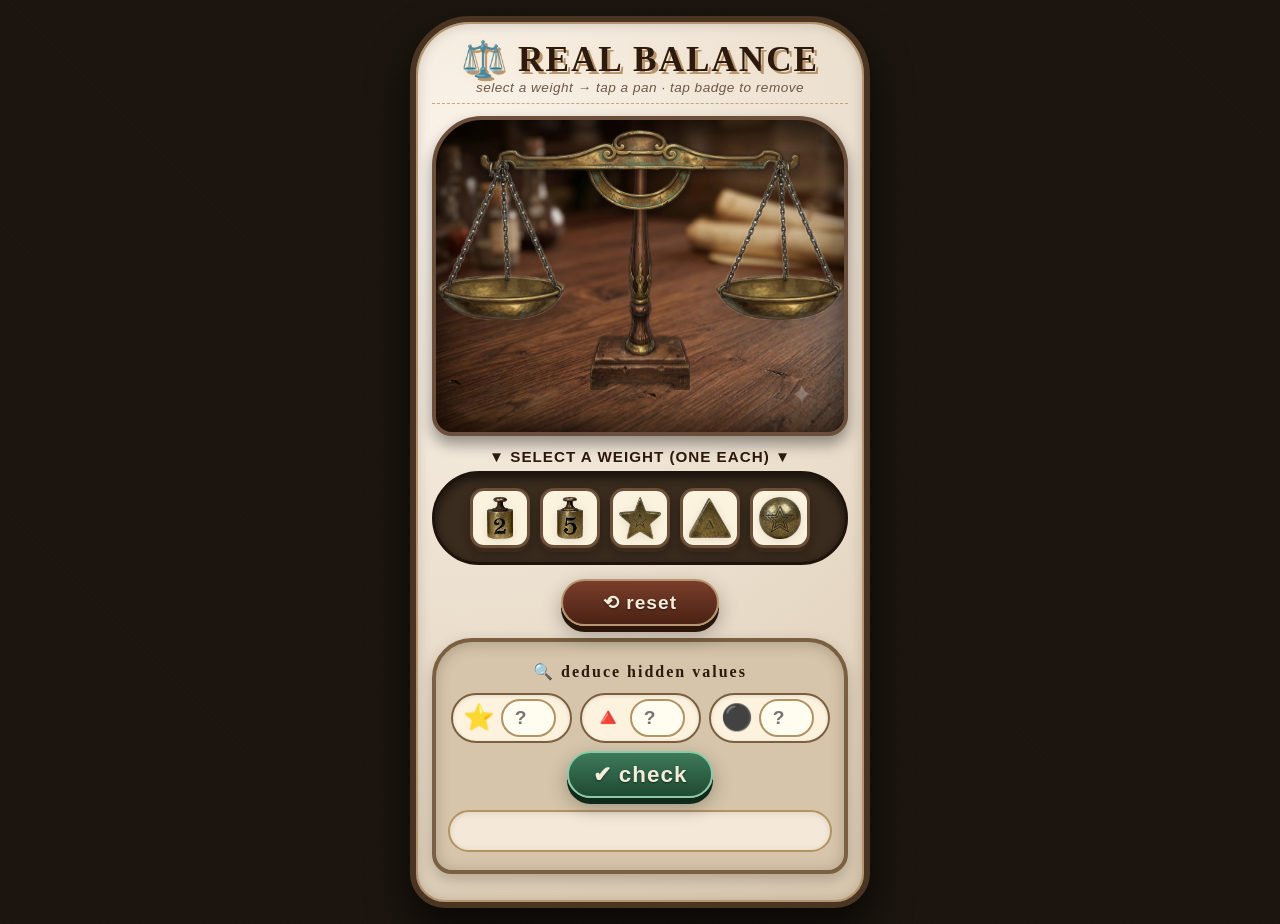
<file: scalePuzzle.html>
<!DOCTYPE html>
<html lang="en">
<head>
    <meta charset="UTF-8">
    <meta name="viewport" content="width=device-width, initial-scale=1.0, maximum-scale=1.0, user-scalable=no">
    <title>⚖️ Real Balance</title>
    <style>
        * { box-sizing: border-box; margin: 0; padding: 0; user-select: none; }

        body {
            min-height: 100vh;
            display: flex;
            justify-content: center;
            align-items: flex-start;
            padding: 16px;
            font-family: 'Georgia', 'Times New Roman', serif;
            background: #1a140e;
            background-image: repeating-linear-gradient(45deg, rgba(40, 30, 20, 0.1) 0px, rgba(40, 30, 20, 0.1) 2px, rgba(50, 40, 30, 0.1) 2px, rgba(50, 40, 30, 0.1) 4px);
        }

        .game-container {
            max-width: 460px;
            width: 100%;
            background: radial-gradient(circle at 10% 20%, #fdf6ed, #dac9b0);
            border-radius: 60px 60px 35px 35px;
            box-shadow: 0 20px 40px rgba(0, 0, 0, 0.7), inset 0 0 0 2px #b6956e, inset 0 0 15px rgba(0, 0, 0, 0.2);
            padding: 22px 16px 28px;
            border: 6px solid #4a3422;
            transition: all 0.2s ease;
        }

        h1 {
            text-align: center;
            font-weight: 700;
            color: #2c1a0e;
            font-size: 2.2rem;
            letter-spacing: 2px;
            margin-top: -6px;
        }

        .title-static { text-shadow: 3px 3px 0 #b6956e, 0 2px 10px rgba(255, 215, 150, 0.3); }

        .balance-word {
            display: inline-block;
            transform-origin: center center;
            text-shadow: 3px 3px 0 #b6956e, 0 2px 10px rgba(255, 215, 150, 0.3);
            animation: wobbleBalance 2.8s ease-in-out 1 forwards;
        }

        @keyframes wobbleBalance {
            0% { transform: rotate(0deg) scale(1); }
            8% { transform: rotate(-5deg) scale(1.03); }
            18% { transform: rotate(6deg) scale(0.97); }
            30% { transform: rotate(-3.5deg) scale(1.01); }
            42% { transform: rotate(2.5deg) scale(1); }
            58% { transform: rotate(-1.5deg) scale(1); }
            75% { transform: rotate(0.5deg) scale(1); }
            100% { transform: rotate(0deg) scale(1); }
        }

        .sub {
            text-align: center;
            color: #4a3422;
            font-size: 0.85rem;
            margin-bottom: 12px;
            font-style: italic;
            font-family: -apple-system, BlinkMacSystemFont, 'Segoe UI', Roboto, sans-serif;
            opacity: 0.8;
            letter-spacing: 0.5px;
            border-bottom: 1px dashed #b6956e;
            padding-bottom: 8px;
        }

        .scale-stage {
            position: relative;
            height: 320px;
            margin: 6px 0 12px;
            background-color: #4a3422;
            background-image: url('background.png');
            background-size: cover;
            background-position: center;
            background-repeat: no-repeat;
            border-radius: 50px 50px 20px 20px;
            border: 4px solid #6b4f3a;
            box-shadow: inset 0 0 30px rgba(0, 0, 0, 0.6), 0 8px 15px rgba(0, 0, 0, 0.4);
            overflow: hidden;
        }

        .scale-stage::before {
            content: '';
            position: absolute;
            top: 0; left: 0;
            width: 100%; height: 100%;
            background: radial-gradient(ellipse at center, transparent 60%, rgba(20, 10, 0, 0.4) 100%);
            pointer-events: none;
            z-index: 0;
        }

        .scale-holder { position: relative; width: 100%; height: 100%; z-index: 1; }

        .part {
            position: absolute;
            pointer-events: none;
            background-repeat: no-repeat;
            background-position: center;
        }

        #columnPart { background-image: url('column.png'); background-size: 100% 100%; z-index: 2; }

        #beamPart {
            background-image: url('beam.png');
            background-size: 100% 100%;
            z-index: 5;
            transition: transform 0.25s cubic-bezier(0.2, 0.9, 0.3, 1.2);
            filter: drop-shadow(0 4px 6px rgba(0, 0, 0, 0.4));
        }

        .pan-string {
            position: absolute;
            pointer-events: auto;
            cursor: pointer;
            z-index: 20;
            background-image: url('panstring.png');
            background-size: contain;
            background-repeat: no-repeat;
            background-position: center;
            display: flex;
            align-items: flex-end;
            justify-content: center;
            padding-bottom: 18px;
            transition: transform 0.15s;
            filter: drop-shadow(0 8px 12px rgba(0, 0, 0, 0.3));
        }
        .pan-string:active { transform: scale(0.97); }
        .pan-string.bounce { animation: panBounce 0.2s ease-out; }

        @keyframes panBounce {
            0% { transform: scale(1); }
            30% { transform: scale(1.08); }
            70% { transform: scale(0.96); }
            100% { transform: scale(1); }
        }

        .weights-container {
            display: flex;
            flex-direction: column;
            align-items: center;
            justify-content: flex-end;
            width: 100%;
            pointer-events: none;
            gap: 2px;
            padding-bottom: 4px;
        }

        .bottom-row, .top-row {
            display: flex;
            justify-content: center;
            gap: 4px;
            flex-wrap: nowrap;
            width: 100%;
        }

        .weight-badge {
            display: inline-flex;
            align-items: center;
            justify-content: center;
            width: 40px;
            height: 40px;
            background: rgba(255, 248, 235, 0.9);
            border: 3px solid #4a3422;
            box-shadow: 0 4px 0 #2b1a0e, 0 6px 12px rgba(0, 0, 0, 0.4);
            border-radius: 8px;
            cursor: pointer;
            pointer-events: auto;
            flex-shrink: 0;
            transition: transform 0.08s, box-shadow 0.08s;
            overflow: hidden;
            padding: 3px;
            backdrop-filter: blur(2px);
        }
        .weight-badge img { width: 100%; height: 100%; object-fit: contain; display: block; }
        .weight-badge:active { transform: translateY(3px); box-shadow: 0 1px 0 #2b1a0e; }

        .tray-item {
            width: 60px;
            height: 60px;
            background: #fcf3df;
            border-radius: 14px;
            display: flex;
            align-items: center;
            justify-content: center;
            border: 3px solid #6b4f3a;
            box-shadow: 0 4px 0 #3d291a, 0 6px 12px rgba(0, 0, 0, 0.3);
            cursor: pointer;
            transition: all 0.12s ease;
            overflow: hidden;
            padding: 6px;
        }
        .tray-item img {
            width: 100%; height: 100%;
            object-fit: contain; display: block;
            filter: drop-shadow(0 2px 4px rgba(0, 0, 0, 0.1));
        }
        .tray-item.selected {
            border: 4px solid #d4af37;
            box-shadow: 0 0 25px #d4af37, 0 4px 0 #3d291a;
            transform: scale(1.05) translateY(-2px);
            background: #fff8e7;
        }
        .tray-item.used {
            opacity: 0.3;
            filter: grayscale(0.9);
            pointer-events: none;
            border-color: #4a3422;
            box-shadow: 0 2px 0 #3d291a;
            transform: scale(0.95);
        }
        .tray-item:active { transform: translateY(4px); box-shadow: 0 1px 0 #3d291a; }

        .tray-label {
            font-size: 0.95rem;
            color: #2c1a0e;
            margin: 12px 0 6px;
            font-weight: 700;
            text-align: center;
            letter-spacing: 1px;
            text-transform: uppercase;
            font-family: -apple-system, BlinkMacSystemFont, 'Segoe UI', Roboto, sans-serif;
        }

        .tray {
            display: flex;
            flex-wrap: wrap;
            justify-content: center;
            gap: 10px;
            margin: 4px 0 14px;
            padding: 14px 12px;
            background: #3a2c1e;
            border-radius: 50px;
            border: 3px solid #1f140c;
            box-shadow: inset 0 4px 10px rgba(0, 0, 0, 0.6);
        }

        .action-row { display: flex; justify-content: center; gap: 14px; margin: 4px 0 12px; }

        .reset-btn {
            background: linear-gradient(180deg, #7a3e2a, #4a2214);
            border: 2px solid #b6956e;
            box-shadow: 0 6px 0 #2b140a, 0 8px 20px rgba(0, 0, 0, 0.3);
            color: #f4ebd9;
            text-shadow: 0 1px 2px rgba(0, 0, 0, 0.5);
            font-size: 1.2rem;
            padding: 10px 40px;
            border-radius: 40px;
            font-weight: 700;
            cursor: pointer;
            transition: transform 0.06s, box-shadow 0.06s;
            letter-spacing: 1px;
            font-family: -apple-system, BlinkMacSystemFont, 'Segoe UI', Roboto, sans-serif;
        }
        .reset-btn:active { transform: translateY(4px); box-shadow: 0 2px 0 #2b140a; }

        .guess-panel {
            background: #d6c5aa;
            border: 4px solid #7a6040;
            border-radius: 40px 40px 20px 20px;
            box-shadow: inset 0 2px 15px rgba(0, 0, 0, 0.2), 0 6px 15px rgba(0, 0, 0, 0.2);
            padding: 20px 12px 16px;
            margin-top: 4px;
        }

        .guess-title {
            text-align: center;
            font-size: 1.0rem;
            font-weight: 700;
            color: #2c1a0e;
            margin-bottom: 12px;
            letter-spacing: 2px;
        }

        .guess-row {
            display: flex;
            flex-wrap: wrap;
            justify-content: center;
            align-items: center;
            gap: 8px;
        }

        .guess-item {
            display: flex;
            align-items: center;
            gap: 6px;
            background: #fcf2dd;
            padding: 4px 14px 4px 10px;
            border-radius: 40px;
            border: 2px solid #7a6040;
            box-shadow: inset 0 1px 4px rgba(0, 0, 0, 0.1);
            font-size: 1.4rem;
            font-weight: 600;
        }
        .guess-item label { font-size: 1.6rem; line-height: 1; }
        .guess-item input {
            width: 55px;
            padding: 6px 4px;
            font-size: 1.2rem;
            text-align: center;
            border: 2px solid #b39264;
            border-radius: 30px;
            background: #fffcf0;
            font-weight: 700;
            color: #2c1f13;
            outline: none;
            transition: border 0.2s;
        }
        .guess-item input:focus {
            border-color: #d4af37;
            box-shadow: 0 0 0 3px rgba(212, 175, 55, 0.3);
        }

        .check-btn {
            background: linear-gradient(180deg, #3d7a5a, #1f4a32);
            border: 2px solid #8bcaa8;
            box-shadow: 0 6px 0 #0f2a1a, 0 8px 20px rgba(0, 0, 0, 0.3);
            color: #f4ebd9;
            text-shadow: 0 1px 2px rgba(0, 0, 0, 0.5);
            font-size: 1.4rem;
            padding: 8px 24px;
            border-radius: 40px;
            font-weight: 700;
            cursor: pointer;
            transition: transform 0.06s, box-shadow 0.06s;
            letter-spacing: 1px;
        }
        .check-btn:active { transform: translateY(4px); box-shadow: 0 2px 0 #0f2a1a; }

        .message {
            text-align: center;
            font-size: 1.2rem;
            min-height: 2.6rem;
            color: #2c1a0e;
            margin: 12px 0 2px;
            padding: 8px 16px;
            background: #f4e9d8;
            border-radius: 40px;
            border: 2px solid #b39264;
            font-weight: 600;
            box-shadow: inset 0 1px 6px rgba(0, 0, 0, 0.1);
            transition: all 0.3s ease;
        }

        @media (max-width: 420px) {
            .game-container { padding: 16px 10px 20px; border-radius: 40px 40px 25px 25px; }
            .scale-stage { height: 270px; }
            .weight-badge { width: 34px; height: 34px; padding: 2px; }
            .tray-item { width: 50px; height: 50px; padding: 4px; }
            .guess-item input { width: 45px; font-size: 1.0rem; padding: 4px 2px; }
            h1 { font-size: 1.8rem; }
            .reset-btn { font-size: 1.0rem; padding: 8px 28px; }
            .check-btn { font-size: 1.1rem; padding: 6px 18px; }
            .tray { gap: 6px; padding: 10px 8px; }
            .guess-item { padding: 3px 10px 3px 6px; font-size: 1.2rem; }
        }

        @media (max-width: 360px) {
            .scale-stage { height: 220px; }
            .weight-badge { width: 28px; height: 28px; padding: 1px; }
            .tray-item { width: 40px; height: 40px; padding: 3px; }
            .guess-item input { width: 38px; font-size: 0.9rem; }
            h1 { font-size: 1.5rem; }
            .sub { font-size: 0.7rem; }
        }

        .success-overlay {
            position: fixed;
            inset: 0;
            background: rgba(0, 0, 0, 0.88);
            backdrop-filter: blur(6px);
            z-index: 5000;
            display: flex;
            align-items: center;
            justify-content: center;
            padding: 20px;
        }
        .success-card {
            background: linear-gradient(145deg, #1e3d4a, #0f2a3f);
            border: 3px solid #eace9f;
            border-radius: 40px;
            padding: 40px 32px;
            max-width: 420px;
            width: 90%;
            text-align: center;
            color: #f5e7c8;
            box-shadow: 0 20px 40px rgba(0, 0, 0, 0.6);
        }
        .success-card h2 { font-size: 1.8rem; color: #eace9f; margin-bottom: 16px; letter-spacing: 2px; }
        .success-card p { font-size: 1rem; margin-bottom: 24px; line-height: 1.5; }
        .success-card .badge {
            display: inline-block;
            background: #1f6e43;
            padding: 6px 18px;
            border-radius: 40px;
            font-weight: bold;
            margin-bottom: 20px;
            font-size: 0.9rem;
        }
        .success-card button {
            background: #b68b5c;
            border: none;
            color: #0b1e2b;
            font-size: 1.1rem;
            font-weight: bold;
            padding: 12px 32px;
            border-radius: 60px;
            cursor: pointer;
            box-shadow: 0 4px 0 #6b4f3c;
        }
        .success-card button:active { transform: translateY(4px); box-shadow: 0 1px 0 #6b4f3c; }
    </style>
</head>
<body>
    <div class="game-container">
        <h1>
            <span class="title-static">⚖️ REAL </span>
            <span class="balance-word">BALANCE</span>
        </h1>
        <div class="sub">select a weight → tap a pan · tap badge to remove</div>

        <div class="scale-stage" id="scaleStage">
            <div class="scale-holder" id="scaleHolder">
                <div id="columnPart" class="part"></div>
                <div id="beamPart" class="part"></div>

                <div class="pan-string left-pan" id="leftPan">
                    <div class="weights-container" id="leftWeights">
                        <div class="top-row" id="leftTopRow"></div>
                        <div class="bottom-row" id="leftBottomRow"></div>
                    </div>
                </div>

                <div class="pan-string right-pan" id="rightPan">
                    <div class="weights-container" id="rightWeights">
                        <div class="top-row" id="rightTopRow"></div>
                        <div class="bottom-row" id="rightBottomRow"></div>
                    </div>
                </div>
            </div>
        </div>

        <div class="tray-label">▼ select a weight (one each) ▼</div>
        <div class="tray" id="tray">
            <div class="tray-item" data-type="2"><img src="2weight.png" alt="2"></div>
            <div class="tray-item" data-type="5"><img src="5weight.png" alt="5"></div>
            <div class="tray-item" data-type="star"><img src="star.png" alt="⭐"></div>
            <div class="tray-item" data-type="triangle"><img src="triangle.png" alt="🔺"></div>
            <div class="tray-item" data-type="circle"><img src="ball.png" alt="⚫"></div>
        </div>

        <div class="action-row">
            <button class="reset-btn" id="resetBtn">⟲ reset</button>
        </div>

        <div class="guess-panel">
            <div class="guess-title">🔍 deduce hidden values</div>
            <div class="guess-row">
                <div class="guess-item"><label>⭐</label><input type="number" id="starGuess" placeholder="?" /></div>
                <div class="guess-item"><label>🔺</label><input type="number" id="triangleGuess" placeholder="?" /></div>
                <div class="guess-item"><label>⚫</label><input type="number" id="circleGuess" placeholder="?" /></div>
                <button class="check-btn" id="checkBtn">✔ check</button>
            </div>
            <div class="message" id="messageDisplay"></div>
        </div>
    </div>

    <script>
        (function() {
            function postToParent(msg) {
                try { window.parent.postMessage(msg, '*'); } catch (e) {}
            }

            const OFFSETS = {
                column: { x: 0, y: 0, scale: 1 },
                beam: { x: 0, y: 0, scale: 1 },
                leftPan: { x: 0, y: 0, scale: 1 },
                rightPan: { x: 0, y: 0, scale: 1 },
            };

            const CONFIG = {
                columnWidth: 100,
                columnHeight: 260,
                beamWidth: 320,
                beamHeight: 80,
                beamHalf: 138,
                panWidth: 130,
                panHeight: 160,
                containerWidth: 380,
                containerHeight: 320,
                pivotY: 50,
                pivotX: 190,
            };

            function getImagePath(type) {
                const map = {
                    '2': '2weight.png',
                    '5': '5weight.png',
                    'star': 'star.png',
                    'triangle': 'triangle.png',
                    'circle': 'ball.png',
                };
                return map[type] || '';
            }

            const beamEl = document.getElementById('beamPart');
            const columnEl = document.getElementById('columnPart');
            const leftPan = document.getElementById('leftPan');
            const rightPan = document.getElementById('rightPan');
            const leftTopRow = document.getElementById('leftTopRow');
            const leftBottomRow = document.getElementById('leftBottomRow');
            const rightTopRow = document.getElementById('rightTopRow');
            const rightBottomRow = document.getElementById('rightBottomRow');
            const trayItems = document.querySelectorAll('.tray-item');
            const resetBtn = document.getElementById('resetBtn');
            const starInp = document.getElementById('starGuess');
            const triangleInp = document.getElementById('triangleGuess');
            const circleInp = document.getElementById('circleGuess');
            const checkBtn = document.getElementById('checkBtn');
            const msg = document.getElementById('messageDisplay');

            const SECRET = { star: 2, triangle: 4, circle: 6 };
            let leftSet = new Set();
            let rightSet = new Set();
            let selectedType = null;
            let solved = false;

            function getValue(type) {
                if (type === '2') return 2;
                if (type === '5') return 5;
                if (type === 'star') return SECRET.star;
                if (type === 'triangle') return SECRET.triangle;
                if (type === 'circle') return SECRET.circle;
                return 0;
            }

            function getChar(type) {
                if (type === '2') return '2';
                if (type === '5') return '5';
                if (type === 'star') return '⭐';
                if (type === 'triangle') return '🔺';
                if (type === 'circle') return '⚫';
                return '?';
            }

            function splitPyramid(items) {
                let arr = Array.from(items);
                let total = arr.length;
                if (total <= 2) return { bottom: arr, top: [] };
                if (total === 3) return { bottom: arr.slice(0, 2), top: arr.slice(2) };
                if (total === 4) return { bottom: arr.slice(0, 2), top: arr.slice(2) };
                return { bottom: arr.slice(0, 3), top: arr.slice(3) };
            }

            function computeTotals() {
                let leftTotal = 0, rightTotal = 0;
                for (let t of leftSet) leftTotal += getValue(t);
                for (let t of rightSet) rightTotal += getValue(t);
                return { leftTotal, rightTotal };
            }

            function renderWeights() {
                leftBottomRow.innerHTML = '';
                leftTopRow.innerHTML = '';
                rightBottomRow.innerHTML = '';
                rightTopRow.innerHTML = '';

                let leftSplit = splitPyramid(leftSet);
                leftSplit.bottom.forEach(type => leftBottomRow.appendChild(createWeightBadge(type, 'left')));
                leftSplit.top.forEach(type => leftTopRow.appendChild(createWeightBadge(type, 'left')));

                let rightSplit = splitPyramid(rightSet);
                rightSplit.bottom.forEach(type => rightBottomRow.appendChild(createWeightBadge(type, 'right')));
                rightSplit.top.forEach(type => rightTopRow.appendChild(createWeightBadge(type, 'right')));
            }

            function createWeightBadge(type, side) {
                let b = document.createElement('span');
                b.className = 'weight-badge';
                b.dataset.type = type;
                b.dataset.side = side;

                let img = document.createElement('img');
                img.src = getImagePath(type);
                img.alt = getChar(type);
                b.appendChild(img);

                b.addEventListener('click', (e) => {
                    e.stopPropagation();
                    if (selectedType !== null) addToSide(side);
                    else removeWeight(side, type);
                });
                return b;
            }

            function removeWeight(side, type) {
                if (side === 'left') leftSet.delete(type);
                else rightSet.delete(type);
                if (selectedType === type) selectedType = null;
                renderAll();
            }

            function updatePositions(angle) {
                const { columnWidth, columnHeight, beamWidth, beamHeight, beamHalf,
                    panWidth, panHeight, containerWidth, containerHeight, pivotY } = CONFIG;
                const { column, beam, leftPan: leftPanOff, rightPan: rightPanOff } = OFFSETS;

                const colW = columnWidth * column.scale;
                const colH = columnHeight * column.scale;
                columnEl.style.width = colW + 'px';
                columnEl.style.height = colH + 'px';
                columnEl.style.left = `calc(50% - ${colW/2}px + ${column.x}px)`;
                columnEl.style.top = `calc(10px + ${column.y}px)`;

                const beamW = beamWidth * beam.scale;
                const beamH = beamHeight * beam.scale;
                const halfW = beamW / 2;
                const pivotX = containerWidth / 2;
                const beamLeft = pivotX - halfW + beam.x;
                const beamTop = pivotY - beamH / 2 + beam.y;
                beamEl.style.width = beamW + 'px';
                beamEl.style.height = beamH + 'px';
                beamEl.style.left = beamLeft + 'px';
                beamEl.style.top = beamTop + 'px';
                beamEl.style.transformOrigin = `${halfW}px ${beamH/2}px`;
                beamEl.style.transform = `rotate(${angle}deg)`;

                const rad = angle * Math.PI / 180;
                const cos = Math.cos(rad);
                const sin = Math.sin(rad);
                const beamCenterX = pivotX + beam.x;
                const beamCenterY = pivotY + beam.y;
                let leftEndX = beamCenterX - halfW * cos;
                let leftEndY = beamCenterY - halfW * sin;
                let rightEndX = beamCenterX + halfW * cos;
                let rightEndY = beamCenterY + halfW * sin;

                const stringLen = 70;

                const panScale = leftPanOff.scale;
                const panW = panWidth * panScale;
                const panH = panHeight * panScale;
                let leftPanX = leftEndX + leftPanOff.x;
                let leftPanY = leftEndY + stringLen + leftPanOff.y;
                leftPanX = Math.max(panW / 2, Math.min(containerWidth - panW / 2, leftPanX));
                leftPanY = Math.max(panH / 2, Math.min(containerHeight - panH / 2, leftPanY));
                leftPan.style.width = panW + 'px';
                leftPan.style.height = panH + 'px';
                leftPan.style.left = (leftPanX - panW / 2) + 'px';
                leftPan.style.top = (leftPanY - panH / 2) + 'px';

                const panScaleR = rightPanOff.scale;
                const panWR = panWidth * panScaleR;
                const panHR = panHeight * panScaleR;
                let rightPanX = rightEndX + rightPanOff.x;
                let rightPanY = rightEndY + stringLen + rightPanOff.y;
                rightPanX = Math.max(panWR / 2, Math.min(containerWidth - panWR / 2, rightPanX));
                rightPanY = Math.max(panHR / 2, Math.min(containerHeight - panHR / 2, rightPanY));
                rightPan.style.width = panWR + 'px';
                rightPan.style.height = panHR + 'px';
                rightPan.style.left = (rightPanX - panWR / 2) + 'px';
                rightPan.style.top = (rightPanY - panHR / 2) + 'px';
            }

            function renderAll() {
                renderWeights();
                let { leftTotal, rightTotal } = computeTotals();
                let diff = leftTotal - rightTotal;
                let angle = Math.min(18, Math.max(-18, -diff * 0.8));
                updatePositions(angle);

                trayItems.forEach(item => {
                    let t = item.dataset.type;
                    item.classList.toggle('used', leftSet.has(t) || rightSet.has(t));
                    item.classList.toggle('selected', t === selectedType && !leftSet.has(t) && !rightSet.has(t));
                });
            }

            function addToSide(side) {
                if (!selectedType) {
                    msg.textContent = '⚡ select a weight first';
                    setTimeout(() => { if (msg.textContent === '⚡ select a weight first') msg.textContent = ''; }, 700);
                    return;
                }
                if (leftSet.has(selectedType) || rightSet.has(selectedType)) {
                    msg.textContent = '⛔ already used (tap badge to remove)';
                    setTimeout(() => { if (msg.textContent === '⛔ already used (tap badge to remove)') msg.textContent = ''; }, 1000);
                    return;
                }
                if (side === 'left') leftSet.add(selectedType);
                else rightSet.add(selectedType);
                selectedType = null;
                renderAll();

                let pan = side === 'left' ? leftPan : rightPan;
                pan.classList.add('bounce');
                setTimeout(() => pan.classList.remove('bounce'), 200);
                msg.textContent = '';
            }

            function resetAll() {
                leftSet.clear();
                rightSet.clear();
                selectedType = null;
                solved = false;
                renderAll();
                msg.textContent = '';
            }

            function showSuccess() {
                var overlay = document.createElement('div');
                overlay.className = 'success-overlay';
                overlay.innerHTML =
                    '<div class="success-card">' +
                        '<div class="badge">⚖️ PUZZLE SOLVED</div>' +
                        '<h2>BALANCE ACHIEVED</h2>' +
                        '<p>You deduced the hidden values:<br>⭐ = 2 &nbsp; · &nbsp; 🔺 = 4 &nbsp; · &nbsp; ⚫ = 6</p>' +
                        '<button id="scaleSuccessBtn">✅ CONTINUE</button>' +
                    '</div>';
                document.body.appendChild(overlay);
                document.getElementById('scaleSuccessBtn').addEventListener('click', function() {
                    postToParent({ type: 'CLOSE_SCALE_PUZZLE' });
                    overlay.remove();
                });
            }

            trayItems.forEach(item => {
                item.addEventListener('click', () => {
                    let t = item.dataset.type;
                    if (leftSet.has(t) || rightSet.has(t)) {
                        msg.textContent = '⛔ already on scale (tap badge to remove)';
                        setTimeout(() => { if (msg.textContent === '⛔ already on scale (tap badge to remove)') msg.textContent = ''; }, 700);
                        return;
                    }
                    selectedType = (selectedType === t) ? null : t;
                    renderAll();
                    msg.textContent = selectedType ? `selected ${getChar(selectedType)}` : 'no selection';
                    setTimeout(() => { if (msg.textContent.includes('selected') || msg.textContent === 'no selection') msg.textContent = ''; }, 700);
                });
            });

            leftPan.addEventListener('click', () => addToSide('left'));
            rightPan.addEventListener('click', () => addToSide('right'));
            resetBtn.addEventListener('click', resetAll);

            checkBtn.addEventListener('click', () => {
                let s = parseInt(starInp.value, 10);
                let t = parseInt(triangleInp.value, 10);
                let c = parseInt(circleInp.value, 10);
                if (isNaN(s) || isNaN(t) || isNaN(c)) {
                    msg.textContent = '❌ enter numbers';
                    return;
                }
                if (s === SECRET.star && t === SECRET.triangle && c === SECRET.circle) {
                    if (!solved) {
                        solved = true;
                        msg.textContent = '✅ Puzzle solved!';
                        postToParent({ type: 'SCALE_PUZZLE_SOLVED' });
                        setTimeout(showSuccess, 400);
                    }
                } else {
                    msg.textContent = '❌ Not quite. Try again.';
                }
            });

            function init() {
                const container = document.getElementById('scaleHolder');
                const rect = container.getBoundingClientRect();
                CONFIG.containerWidth = rect.width;
                CONFIG.containerHeight = rect.height;
                CONFIG.pivotX = rect.width / 2;
                renderAll();
            }

            window.addEventListener('load', init);
            window.addEventListener('resize', init);
            setTimeout(init, 100);
        })();
    </script>
</body>
</html>
</file>
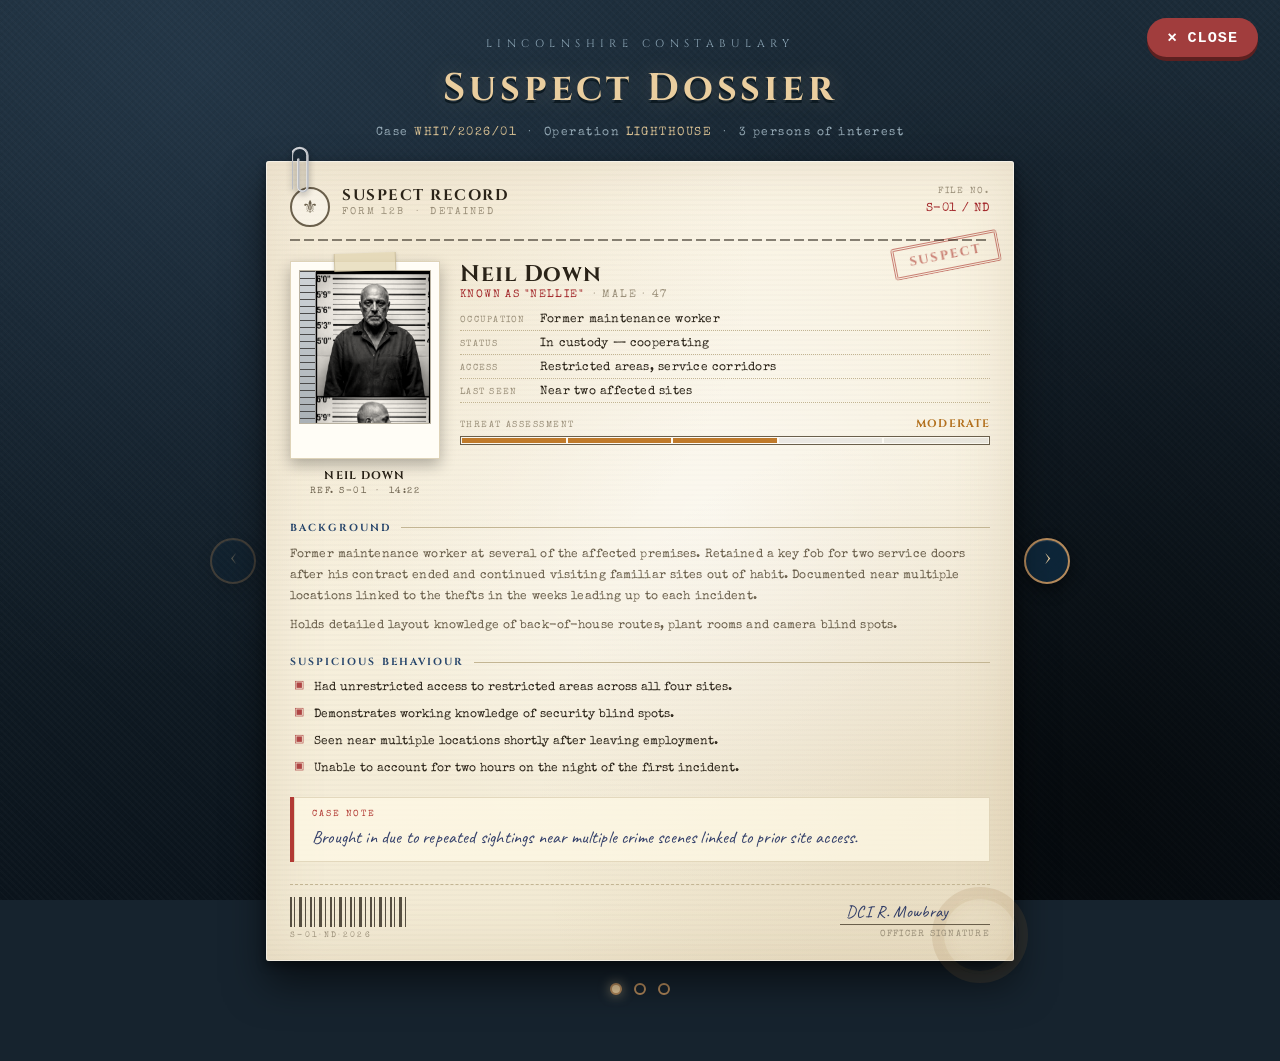
<file: suspects.html>
<!DOCTYPE html>
<html lang="en">
<head>
<meta charset="UTF-8">
<meta name="viewport" content="width=device-width, initial-scale=1.0, viewport-fit=cover">
<title>Suspect Files — Whitby Lighthouse Conspiracy</title>
<link rel="preconnect" href="https://fonts.googleapis.com">
<link rel="preconnect" href="https://fonts.gstatic.com" crossorigin>
<link href="https://fonts.googleapis.com/css2?family=Cinzel:wght@500;700&family=Special+Elite&family=Caveat:wght@500;700&display=swap" rel="stylesheet">
<style>
*,
*::before,
*::after { box-sizing: border-box; }

:root{
  --paper:        #f7f0dd;
  --paper-2:      #efe6cd;
  --ink:          #2a2318;
  --ink-soft:     #6a5f4b;
  --ink-faint:    #9a8f79;
  --red:          #a3282b;
  --stamp-red:    #b23a34;
  --blue:         #27456b;
  --rule:         #c3b593;
  --shadow:       0 22px 40px rgba(0,0,0,.55), 0 4px 10px rgba(0,0,0,.4);
}

html { -webkit-text-size-adjust: 100%; }

body{
  margin: 0;
  min-height: 100vh;
  padding: 0 16px 60px;
  color: var(--ink);
  font-family: 'Special Elite', 'Courier New', monospace;
  background-color: #16232e;
  background-image:
    radial-gradient(circle at 15% 8%, rgba(120,170,220,.10), transparent 45%),
    radial-gradient(circle at 85% 90%, rgba(0,0,0,.55), transparent 55%),
    repeating-linear-gradient(45deg,  rgba(255,255,255,.014) 0 2px, transparent 2px 5px),
    repeating-linear-gradient(-45deg, rgba(0,0,0,.05)      0 2px, transparent 2px 5px),
    linear-gradient(180deg, #1b2b38 0%, #0b141c 100%);
  background-attachment: fixed;
}

.desk-header{
  max-width: 820px;
  margin: 0 auto;
  padding: 36px 8px 22px;
  text-align: center;
}
.desk-header .eyebrow{
  font-family: 'Cinzel', serif;
  font-size: .68rem;
  letter-spacing: .5em;
  text-transform: uppercase;
  color: #8fa8b8;
  margin: 0 0 12px;
}
.desk-header h1{
  font-family: 'Cinzel', serif;
  font-weight: 700;
  font-size: clamp(1.4rem, 4.4vw, 2.4rem);
  letter-spacing: .1em;
  margin: 0;
  color: #eace9f;
  text-shadow: 0 3px 0 #0d1a22, 0 0 26px rgba(234,206,159,.22);
}
.desk-header .sub{
  margin: 12px 0 0;
  font-size: .78rem;
  color: #93a7b3;
  letter-spacing: .12em;
}
.desk-header .sub b{ color: #d8c093; font-weight: 400; }

.viewer{
  max-width: 860px;
  margin: 0 auto;
  position: relative;
  display: flex;
  align-items: flex-start;
  gap: 10px;
}

.stage{
  flex: 1 1 auto;
  min-width: 0;
  position: relative;
}

.nav-btn{
  flex: 0 0 auto;
  align-self: center;
  width: 46px; height: 46px;
  border-radius: 50%;
  border: 2px solid #b68b5c;
  background: rgba(15,42,63,.85);
  color: #eace9f;
  font-size: 1.6rem;
  font-family: 'Cinzel', serif;
  cursor: pointer;
  display: grid; place-items: center;
  line-height: 1;
  padding: 0 0 4px;
  box-shadow: 0 6px 16px rgba(0,0,0,.45), inset 0 1px 0 rgba(255,255,255,.12);
  transition: transform .15s ease, background .2s ease, opacity .2s;
  touch-action: manipulation;
}
.nav-btn:hover{ background: #1e3d4a; transform: scale(1.06); }
.nav-btn:active{ transform: scale(.95); }
.nav-btn:disabled{ opacity: .28; cursor: default; transform: none; }

@media (max-width: 640px){
  .viewer{ gap: 6px; }
  .nav-btn{ width: 38px; height: 38px; font-size: 1.35rem; }
}

.dots{
  display: flex;
  justify-content: center;
  gap: 12px;
  padding: 22px 0 6px;
}
.dot{
  width: 12px; height: 12px;
  border-radius: 50%;
  border: 2px solid #b68b5c;
  background: transparent;
  cursor: pointer;
  padding: 0;
  transition: background .2s, transform .2s;
}
.dot:hover{ transform: scale(1.2); }
.dot.active{
  background: #eace9f;
  box-shadow: 0 0 12px rgba(234,206,159,.6);
}

.sheet{
  position: relative;
  padding: 26px 24px 22px;
  border-radius: 3px;
  background-color: var(--paper);
  background-image:
    radial-gradient(circle at 18% 12%, rgba(190,160,105,.13), transparent 38%),
    radial-gradient(circle at 88% 82%, rgba(170,135,90,.12), transparent 42%),
    radial-gradient(circle at 60% 45%, rgba(255,255,255,.55), transparent 60%),
    repeating-linear-gradient(0deg, rgba(0,0,0,.016) 0 2px, transparent 2px 5px),
    linear-gradient(160deg, #fbf5e6 0%, var(--paper) 45%, var(--paper-2) 100%);
  box-shadow: var(--shadow);
  display: none;
}
.sheet.active{ display: block; }
.sheet.active.from-right{ animation: fromRight .42s cubic-bezier(.2,.9,.3,1.05); }
.sheet.active.from-left { animation: fromLeft  .42s cubic-bezier(.2,.9,.3,1.05); }

@keyframes fromRight{
  from{ opacity: 0; transform: translateX(38px) scale(.985); }
  to  { opacity: 1; transform: translateX(0) scale(1); }
}
@keyframes fromLeft{
  from{ opacity: 0; transform: translateX(-38px) scale(.985); }
  to  { opacity: 1; transform: translateX(0) scale(1); }
}

.sheet::before{
  content:"";
  position: absolute; inset: 0;
  border-radius: inherit;
  box-shadow:
    inset 0 0 0 1px rgba(255,255,255,.5),
    inset 0 0 60px rgba(160,130,85,.18);
  pointer-events: none;
}

.paperclip{
  position: absolute;
  top: -17px;
  left: 26px;
  width: 22px;
  height: 58px;
  filter: drop-shadow(0 2px 3px rgba(0,0,0,.45));
  pointer-events: none;
  z-index: 4;
}
.sheet--2 .paperclip{ left: auto; right: 30px; transform: scaleX(-1) rotate(6deg); }
.sheet--3 .paperclip{ left: 44px; transform: rotate(-5deg); }

.coffee-stain{
  position: absolute;
  width: 96px; height: 96px;
  border-radius: 50%;
  border: 9px solid rgba(150,108,58,.14);
  box-shadow: inset 0 0 0 3px rgba(150,108,58,.09), inset 0 0 18px rgba(150,108,58,.10);
  filter: blur(.5px);
  pointer-events: none;
  z-index: 1;
}
.sheet--1 .coffee-stain{ bottom: -22px; right: -14px; }
.sheet--2 .coffee-stain{ top: 130px; left: -34px; width: 78px; height: 78px; }
.sheet--3 .coffee-stain{ bottom: 120px; right: -30px; width: 84px; height: 84px; }

.stamp{
  position: absolute;
  font-family: 'Cinzel', serif;
  font-weight: 700;
  letter-spacing: .18em;
  text-transform: uppercase;
  padding: 5px 14px 4px;
  border: 3px double var(--stamp-red);
  color: var(--stamp-red);
  opacity: .62;
  transform: rotate(-11deg);
  pointer-events: none;
  z-index: 3;
  mix-blend-mode: multiply;
  border-radius: 3px;
  font-size: .78rem;
  white-space: nowrap;
}
.stamp--tr{ top: 78px; right: 14px; }
.stamp--br{ bottom: 92px; right: 18px; transform: rotate(8deg); }

.sheet__head{
  position: relative;
  z-index: 2;
  display: flex;
  align-items: flex-start;
  gap: 12px;
  padding-bottom: 12px;
}
.crest{
  flex: 0 0 auto;
  width: 40px; height: 40px;
  display: grid; place-items: center;
  border: 2px solid var(--ink-soft);
  border-radius: 50%;
  font-size: 1.15rem;
  color: var(--ink-soft);
  background: rgba(255,255,255,.35);
}
.sheet__head h2{
  font-family: 'Cinzel', serif;
  font-weight: 700;
  font-size: .95rem;
  letter-spacing: .1em;
  text-transform: uppercase;
  margin: 0 0 2px;
  color: var(--ink);
  line-height: 1.2;
}
.sheet__head p{
  margin: 0;
  font-size: .62rem;
  letter-spacing: .22em;
  text-transform: uppercase;
  color: var(--ink-faint);
}
.case-ref{
  margin-left: auto;
  text-align: right;
  flex: 0 0 auto;
  line-height: 1.25;
}
.case-ref span{
  display: block;
  font-size: .55rem;
  letter-spacing: .2em;
  color: var(--ink-faint);
  text-transform: uppercase;
}
.case-ref strong{
  font-size: .74rem;
  letter-spacing: .05em;
  color: var(--red);
  font-weight: 400;
}

.sheet__rule{
  position: relative;
  z-index: 2;
  height: 2px;
  margin: 0 0 20px;
  background:
    repeating-linear-gradient(90deg, var(--ink) 0 10px, transparent 10px 14px);
  opacity: .55;
}

.sheet__body{
  position: relative;
  z-index: 2;
  display: flex;
  gap: 20px;
  align-items: flex-start;
  margin-bottom: 22px;
  min-height: 210px;
}

.mugshot{
  flex: 0 0 150px;
  max-width: 150px;
  margin: 0;
  position: relative;
}

.frame-mover{
  position: relative;
  transform-origin: top left;
  will-change: transform;
}

.mugshot__frame{
  position: relative;
  background: #fffdf6;
  padding: 8px 8px 34px;
  border: 1px solid #ded3b8;
  box-shadow: 0 6px 14px rgba(0,0,0,.28), 0 1px 0 rgba(255,255,255,.8) inset;
}
.mugshot__frame::after{
  content:"";
  position: absolute;
  top: -9px; left: 50%;
  transform: translateX(-50%) rotate(-2deg);
  width: 62px; height: 18px;
  background: rgba(226,214,178,.72);
  border-left: 1px solid rgba(180,165,130,.5);
  border-right: 1px solid rgba(180,165,130,.5);
  box-shadow: 0 1px 3px rgba(0,0,0,.18);
  pointer-events: none;
}

.photo{
  position: relative;
  display: flex;
  background: #cfcabc;
  overflow: hidden;
  border: 1px solid #b9b2a1;
}
.ruler{
  flex: 0 0 16px;
  background:
    repeating-linear-gradient(180deg,
      #4a4a4a 0 1px, transparent 1px 7px,
      #4a4a4a 7px 8px, transparent 8px 14px),
    linear-gradient(180deg, #cfd4d8, #aab1b6);
  border-right: 1px solid #8f8f8f;
  z-index: 2;
}
.photo-window{
  position: relative;
  flex: 1 1 auto;
  aspect-ratio: 3 / 4;
  overflow: hidden;
  background: #b5b0a2;
}

.photo-window img{
  position: absolute;
  inset: 0;
  width: 100%;
  height: 100%;
  object-fit: cover;
  object-position: center top;
  filter: grayscale(1) contrast(1.12) brightness(1.02) sepia(.12);
  transform-origin: center center;
  will-change: transform;
  pointer-events: none;
  user-select: none;
  -webkit-user-drag: none;
}
.photo-fallback{
  position: absolute;
  inset: 0;
  display: none;
  flex-direction: column;
  align-items: center;
  justify-content: center;
  gap: 8px;
  background: repeating-linear-gradient(45deg, #c9c3b4 0 10px, #bfb9aa 10px 20px);
  color: #4a453a;
  font-size: 2.1rem;
  text-align: center;
  pointer-events: none;
}
.photo-fallback span{
  font-family: 'Special Elite', monospace;
  font-size: .55rem;
  letter-spacing: .12em;
  color: #5c5648;
}

.mugshot__caption{
  margin-top: 9px;
  text-align: center;
  font-size: .58rem;
  letter-spacing: .16em;
  text-transform: uppercase;
  color: var(--ink-soft);
  line-height: 1.5;
}
.mugshot__caption b{
  display: block;
  font-family: 'Cinzel', serif;
  font-size: .7rem;
  letter-spacing: .1em;
  color: var(--ink);
  font-weight: 700;
}

.bio{
  flex: 1 1 auto;
  min-width: 0;
}
.bio__name{
  font-family: 'Cinzel', serif;
  font-weight: 700;
  font-size: clamp(1.12rem, 2.6vw, 1.42rem);
  letter-spacing: .04em;
  margin: 0 0 2px;
  color: var(--ink);
  line-height: 1.15;
}
.bio__alias{
  margin: 0 0 14px;
  font-size: .68rem;
  letter-spacing: .13em;
  text-transform: uppercase;
  color: var(--red);
}
.bio__alias span{ color: var(--ink-faint); letter-spacing: .16em; }

.facts{
  margin: 0;
  display: grid;
  grid-template-columns: 1fr;
  gap: 7px 12px;
  font-size: .72rem;
}
.facts > div{
  display: flex;
  gap: 8px;
  align-items: baseline;
  border-bottom: 1px dotted var(--rule);
  padding-bottom: 5px;
}
.facts dt{
  flex: 0 0 72px;
  font-size: .56rem;
  letter-spacing: .14em;
  text-transform: uppercase;
  color: var(--ink-faint);
}
.facts dd{
  margin: 0;
  color: var(--ink);
  letter-spacing: .02em;
}

.threat{ margin-top: 13px; }
.threat__label{
  display: flex;
  justify-content: space-between;
  align-items: baseline;
  font-size: .56rem;
  letter-spacing: .16em;
  text-transform: uppercase;
  color: var(--ink-faint);
  margin-bottom: 5px;
}
.threat__label b{
  font-family: 'Cinzel', serif;
  font-size: .68rem;
  letter-spacing: .1em;
}
.threat__bar{
  height: 9px;
  border: 1px solid var(--ink-soft);
  background: rgba(255,255,255,.45);
  padding: 1px;
  display: flex;
  gap: 2px;
}
.threat__bar i{
  flex: 1;
  background: rgba(0,0,0,.07);
}
.threat__bar i.on{ background: var(--red); }
.threat__bar i.on.mid{ background: #c07a2a; }
.threat__bar i.on.low{ background: #4a7a46; }

.threat--low  .threat__label b{ color:#4a7a46; }
.threat--mid  .threat__label b{ color:#b3711f; }
.threat--high .threat__label b{ color:var(--red); }

.block{
  position: relative;
  z-index: 2;
  margin-bottom: 18px;
}
.block__title{
  display: flex;
  align-items: center;
  gap: 10px;
  font-family: 'Cinzel', serif;
  font-weight: 700;
  font-size: .64rem;
  letter-spacing: .2em;
  text-transform: uppercase;
  color: var(--blue);
  margin: 0 0 10px;
}
.block__title::after{
  content:"";
  flex: 1;
  height: 1px;
  background: var(--rule);
}
.block p{
  margin: 0 0 9px;
  font-size: .76rem;
  line-height: 1.72;
  color: var(--ink-soft);
  letter-spacing: .01em;
}
.block p:last-child{ margin-bottom: 0; }

.flaglist{
  list-style: none;
  margin: 0;
  padding: 0;
  display: grid;
  gap: 8px;
}
.flaglist li{
  position: relative;
  padding-left: 24px;
  font-size: .76rem;
  line-height: 1.55;
  color: var(--ink);
}
.flaglist li::before{
  content: "▣";
  position: absolute;
  left: 4px; top: -1px;
  font-size: .68rem;
  color: var(--red);
  opacity: .85;
}

.note{
  position: relative;
  z-index: 2;
  margin-top: 4px;
  padding: 13px 14px 13px 18px;
  background: rgba(255,250,230,.72);
  border-left: 4px solid var(--stamp-red);
  box-shadow: inset 0 0 0 1px rgba(180,160,120,.35);
}
.note__label{
  display: block;
  font-size: .54rem;
  letter-spacing: .22em;
  text-transform: uppercase;
  color: var(--stamp-red);
  margin-bottom: 6px;
}
.note p{
  margin: 0;
  font-family: 'Caveat', cursive;
  font-size: 1.12rem;
  line-height: 1.35;
  color: #34406b;
  letter-spacing: .01em;
}

.sheet__foot{
  position: relative;
  z-index: 2;
  margin-top: 22px;
  padding-top: 12px;
  border-top: 1px dashed var(--rule);
  display: flex;
  align-items: flex-end;
  justify-content: space-between;
  gap: 14px;
  flex-wrap: wrap;
}
.barcode{
  height: 30px;
  width: 116px;
  background-image:
    repeating-linear-gradient(90deg,
      #2a2318 0 2px, transparent 2px 4px,
      #2a2318 4px 5px, transparent 5px 9px,
      #2a2318 9px 12px, transparent 12px 15px,
      #2a2318 15px 16px, transparent 16px 20px);
  opacity: .78;
}
.barcode__num{
  font-size: .52rem;
  letter-spacing: .28em;
  color: var(--ink-faint);
  margin-top: 4px;
}
.signature{
  text-align: right;
  font-size: .56rem;
  letter-spacing: .14em;
  text-transform: uppercase;
  color: var(--ink-faint);
}
.signature .line{
  display: block;
  width: 150px;
  max-width: 100%;
  border-bottom: 1px solid var(--ink-soft);
  height: 26px;
  margin-bottom: 5px;
  position: relative;
}
.signature .line::after{
  content: "DCI R. Mowbray";
  position: absolute;
  left: 6px; bottom: 2px;
  font-family: 'Caveat', cursive;
  font-size: 1.05rem;
  letter-spacing: .02em;
  text-transform: none;
  color: #2f3b66;
  white-space: nowrap;
}

/* Close button */
#closeSuspects {
  position: fixed;
  top: 18px;
  right: 22px;
  z-index: 100000;
  background: #a13d3d;
  color: #fff;
  border: none;
  padding: 10px 20px;
  border-radius: 30px;
  cursor: pointer;
  font-family: monospace;
  font-weight: bold;
  font-size: 0.95rem;
  letter-spacing: 1px;
  box-shadow: 0 4px 0 #5c2020;
}

@media (max-width: 640px){
  body{ padding: 0 12px 40px; }
  .desk-header{ padding: 26px 4px 16px; }
  .sheet{ padding: 22px 16px 18px; }
  .sheet__body{ flex-direction: column; align-items: center; min-height: 0; }
  .mugshot{ max-width: 200px; flex-basis: auto; width: 200px; }
  .bio{ width: 100%; }
  .facts dt{ flex-basis: 66px; }
  .case-ref strong{ font-size: .66rem; }
  .stamp{ font-size: .66rem; padding: 4px 10px 3px; }
  .stamp--tr{ top: 70px; right: 8px; }
  .signature .line{ width: 120px; }
}

@media (prefers-reduced-motion: reduce){
  .sheet.active.from-right,
  .sheet.active.from-left{ animation: none; }
}

@media print{
  body{ background: #fff; padding: 0; }
  .desk-header, .dots, .nav-btn{ display: none !important; }
  .viewer{ display: block; max-width: none; }
  .sheet{ display: block !important; transform: none !important; box-shadow: none; border: 1px solid #999; margin-bottom: 18mm; page-break-inside: avoid; }
  .sheet::before, .coffee-stain{ display: none; }
  .photo-window img{ filter: grayscale(1) contrast(1.1); }
  #closeSuspects{ display: none !important; }
}
</style>
</head>

<body>

<button id="closeSuspects">✕ CLOSE</button>

<header class="desk-header">
  <p class="eyebrow">Lincolnshire Constabulary</p>
  <h1>Suspect Dossier</h1>
  <p class="sub">Case <b>WHIT/2026/01</b> &nbsp;·&nbsp; Operation <b>LIGHTHOUSE</b> &nbsp;·&nbsp; 3 persons of interest</p>
</header>

<div class="viewer">
  <button class="nav-btn nav-prev" aria-label="Previous suspect">‹</button>

  <div class="stage">

    <!-- SHEET 1 — NEIL DOWN -->
    <article class="sheet sheet--1" data-idx="0" data-sheet="s1" aria-labelledby="s1-name">
      <svg class="paperclip" viewBox="0 0 24 62" aria-hidden="true">
        <path d="M7 16 v30 a5 5 0 0 0 10 0 V12 a8.5 8.5 0 0 0 -17 0 v36" fill="none" stroke="#b9bcc2" stroke-width="2.4" stroke-linecap="round" stroke-linejoin="round"/>
        <path d="M7 16 v30 a5 5 0 0 0 10 0 V12 a8.5 8.5 0 0 0 -17 0 v36" fill="none" stroke="rgba(255,255,255,.65)" stroke-width=".9" stroke-linecap="round" stroke-linejoin="round" transform="translate(-1,0)"/>
      </svg>
      <div class="coffee-stain" aria-hidden="true"></div>
      <span class="stamp stamp--tr">Suspect</span>

      <div class="sheet__head">
        <div class="crest" aria-hidden="true">⚜</div>
        <div>
          <h2>Suspect Record</h2>
          <p>Form 12B &nbsp;·&nbsp; Detained</p>
        </div>
        <div class="case-ref">
          <span>File No.</span>
          <strong>S-01 / ND</strong>
        </div>
      </div>
      <div class="sheet__rule"></div>

      <div class="sheet__body">
        <figure class="mugshot">
          <div class="frame-mover">
            <div class="mugshot__frame">
              <div class="photo">
                <div class="ruler" aria-hidden="true"></div>
                <div class="photo-window">
                  <img src="mug1.png" alt="Mugshot of Neil Down"
                       onerror="this.style.display='none'; this.nextElementSibling.style.display='flex';">
                  <div class="photo-fallback" aria-hidden="true">👨<span>MUG1.PNG</span></div>
                </div>
              </div>
            </div>
          </div>
          <figcaption class="mugshot__caption">
            <b>Neil Down</b>
            Ref. S-01 &nbsp;·&nbsp; 14:22
          </figcaption>
        </figure>

        <div class="bio">
          <h3 class="bio__name" id="s1-name">Neil Down</h3>
          <p class="bio__alias">Known as "Nellie" &nbsp;<span>· male · 47</span></p>

          <dl class="facts">
            <div><dt>Occupation</dt><dd>Former maintenance worker</dd></div>
            <div><dt>Status</dt><dd>In custody — cooperating</dd></div>
            <div><dt>Access</dt><dd>Restricted areas, service corridors</dd></div>
            <div><dt>Last seen</dt><dd>Near two affected sites</dd></div>
          </dl>

          <div class="threat threat--mid">
            <div class="threat__label"><span>Threat assessment</span><b>Moderate</b></div>
            <div class="threat__bar" role="img" aria-label="Threat level: 3 out of 5">
              <i class="on mid"></i><i class="on mid"></i><i class="on mid"></i><i></i><i></i>
            </div>
          </div>
        </div>
      </div>

      <section class="block">
        <h4 class="block__title">Background</h4>
        <p>Former maintenance worker at several of the affected premises. Retained a key fob for
           two service doors after his contract ended and continued visiting familiar sites out of
           habit. Documented near multiple locations linked to the thefts in the weeks leading up
           to each incident.</p>
        <p>Holds detailed layout knowledge of back-of-house routes, plant rooms and camera
           blind spots.</p>
      </section>

      <section class="block">
        <h4 class="block__title">Suspicious Behaviour</h4>
        <ul class="flaglist">
          <li>Had unrestricted access to restricted areas across all four sites.</li>
          <li>Demonstrates working knowledge of security blind spots.</li>
          <li>Seen near multiple locations shortly after leaving employment.</li>
          <li>Unable to account for two hours on the night of the first incident.</li>
        </ul>
      </section>

      <div class="note">
        <span class="note__label">Case note</span>
        <p>Brought in due to repeated sightings near multiple crime scenes linked to prior site access.</p>
      </div>

      <div class="sheet__foot">
        <div>
          <div class="barcode" aria-hidden="true"></div>
          <div class="barcode__num">S-01·ND·2026</div>
        </div>
        <div class="signature">
          <span class="line" aria-hidden="true"></span>
          Officer signature
        </div>
      </div>
    </article>

    <!-- SHEET 2 — SIENNA CLARKE -->
    <article class="sheet sheet--2" data-idx="1" data-sheet="s2" aria-labelledby="s2-name">
      <svg class="paperclip" viewBox="0 0 24 62" aria-hidden="true">
        <path d="M7 16 v30 a5 5 0 0 0 10 0 V12 a8.5 8.5 0 0 0 -17 0 v36" fill="none" stroke="#b9bcc2" stroke-width="2.4" stroke-linecap="round" stroke-linejoin="round"/>
        <path d="M7 16 v30 a5 5 0 0 0 10 0 V12 a8.5 8.5 0 0 0 -17 0 v36" fill="none" stroke="rgba(255,255,255,.65)" stroke-width=".9" stroke-linecap="round" stroke-linejoin="round" transform="translate(-1,0)"/>
      </svg>
      <div class="coffee-stain" aria-hidden="true"></div>
      <span class="stamp stamp--tr">Person of Interest</span>

      <div class="sheet__head">
        <div class="crest" aria-hidden="true">⚜</div>
        <div>
          <h2>Suspect Record</h2>
          <p>Form 12B &nbsp;·&nbsp; Released pending</p>
        </div>
        <div class="case-ref">
          <span>File No.</span>
          <strong>S-02 / SC</strong>
        </div>
      </div>
      <div class="sheet__rule"></div>

      <div class="sheet__body">
        <figure class="mugshot">
          <div class="frame-mover">
            <div class="mugshot__frame">
              <div class="photo">
                <div class="ruler" aria-hidden="true"></div>
                <div class="photo-window">
                  <img src="mug2.png" alt="Mugshot of Sienna Clarke"
                       onerror="this.style.display='none'; this.nextElementSibling.style.display='flex';">
                  <div class="photo-fallback" aria-hidden="true">👩🏻‍🦰<span>MUG2.PNG</span></div>
                </div>
              </div>
            </div>
          </div>
          <figcaption class="mugshot__caption">
            <b>Sienna Clarke</b>
            Ref. S-02 &nbsp;·&nbsp; 15:05
          </figcaption>
        </figure>

        <div class="bio">
          <h3 class="bio__name" id="s2-name">Sienna Clarke</h3>
          <p class="bio__alias">Radio handle "VEGA" &nbsp;<span>· female · 39</span></p>

          <dl class="facts">
            <div><dt>Occupation</dt><dd>External security consultant</dd></div>
            <div><dt>Status</dt><dd>Released — further enquiries</dd></div>
            <div><dt>Access</dt><dd>Full audit rights, all sites</dd></div>
            <div><dt>Last seen</dt><dd>On site before &amp; after 3 incidents</dd></div>
          </dl>

          <div class="threat threat--high">
            <div class="threat__label"><span>Threat assessment</span><b>High</b></div>
            <div class="threat__bar" role="img" aria-label="Threat level: 5 out of 5">
              <i class="on"></i><i class="on"></i><i class="on"></i><i class="on"></i><i class="on"></i>
            </div>
          </div>
        </div>
      </div>

      <section class="block">
        <h4 class="block__title">Background</h4>
        <p>Independent security consultant contracted to oversee protective systems across all
           linked locations. Conducted the last three scheduled security reviews and authored the
           reports on each. Present on site both before and after every recorded incident.</p>
        <p>Possesses comprehensive knowledge of alarm zones, camera rotation cycles and the
           maintenance windows of each site.</p>
      </section>

      <section class="block">
        <h4 class="block__title">Suspicious Behaviour</h4>
        <ul class="flaglist">
          <li>Material inconsistencies between her written reports and site logs.</li>
          <li>Intimate knowledge of system weaknesses at every affected site.</li>
          <li>Present before and after each incident without a scheduled reason.</li>
          <li>Name "Vega" recorded on radio traffic moments before the alarms.</li>
        </ul>
      </section>

      <div class="note">
        <span class="note__label">Case note</span>
        <p>Brought in due to direct involvement in security reviews at three of the four targeted locations.</p>
      </div>

      <div class="sheet__foot">
        <div>
          <div class="barcode" aria-hidden="true"></div>
          <div class="barcode__num">S-02·SC·2026</div>
        </div>
        <div class="signature">
          <span class="line" aria-hidden="true"></span>
          Officer signature
        </div>
      </div>
    </article>

    <!-- SHEET 3 — VINCENT HALE -->
    <article class="sheet sheet--3" data-idx="2" data-sheet="s3" aria-labelledby="s3-name">
      <svg class="paperclip" viewBox="0 0 24 62" aria-hidden="true">
        <path d="M7 16 v30 a5 5 0 0 0 10 0 V12 a8.5 8.5 0 0 0 -17 0 v36" fill="none" stroke="#b9bcc2" stroke-width="2.4" stroke-linecap="round" stroke-linejoin="round"/>
        <path d="M7 16 v30 a5 5 0 0 0 10 0 V12 a8.5 8.5 0 0 0 -17 0 v36" fill="none" stroke="rgba(255,255,255,.65)" stroke-width=".9" stroke-linecap="round" stroke-linejoin="round" transform="translate(-1,0)"/>
      </svg>
      <div class="coffee-stain" aria-hidden="true"></div>
      <span class="stamp stamp--br">Under Review</span>

      <div class="sheet__head">
        <div class="crest" aria-hidden="true">⚜</div>
        <div>
          <h2>Suspect Record</h2>
          <p>Form 12B &nbsp;·&nbsp; Interviewed</p>
        </div>
        <div class="case-ref">
          <span>File No.</span>
          <strong>S-03 / VH</strong>
        </div>
      </div>
      <div class="sheet__rule"></div>

      <div class="sheet__body">
        <figure class="mugshot">
          <div class="frame-mover">
            <div class="mugshot__frame">
              <div class="photo">
                <div class="ruler" aria-hidden="true"></div>
                <div class="photo-window">
                  <img src="mug3.png" alt="Mugshot of Vincent Hale"
                       onerror="this.style.display='none'; this.nextElementSibling.style.display='flex';">
                  <div class="photo-fallback" aria-hidden="true">🧓🏼<span>MUG3.PNG</span></div>
                </div>
              </div>
            </div>
          </div>
          <figcaption class="mugshot__caption">
            <b>Vincent Hale</b>
            Ref. S-03 &nbsp;·&nbsp; 16:40
          </figcaption>
        </figure>

        <div class="bio">
          <h3 class="bio__name" id="s3-name">Vincent Hale</h3>
          <p class="bio__alias">Known as "Vince" &nbsp;<span>· male · 56</span></p>

          <dl class="facts">
            <div><dt>Occupation</dt><dd>Area manager, multiple sites</dd></div>
            <div><dt>Status</dt><dd>Interviewed — no charge</dd></div>
            <div><dt>Access</dt><dd>Sensitive operational data</dd></div>
            <div><dt>Last seen</dt><dd>Office, night of second incident</dd></div>
          </dl>

          <div class="threat threat--low">
            <div class="threat__label"><span>Threat assessment</span><b>Low</b></div>
            <div class="threat__bar" role="img" aria-label="Threat level: 2 out of 5">
              <i class="on low"></i><i class="on low"></i><i></i><i></i><i></i>
            </div>
          </div>
        </div>
      </div>

      <section class="block">
        <h4 class="block__title">Background</h4>
        <p>Area manager with operational responsibility for every affected site. Under considerable
           professional pressure following a restructure, with documented financial and
           performance concerns raised in the last two quarterly reviews.</p>
        <p>Holds administrative access to staffing rotas, key-holder lists and incident reporting
           systems.</p>
      </section>

      <section class="block">
        <h4 class="block__title">Suspicious Behaviour</h4>
        <ul class="flaglist">
          <li>Manages all affected sites and signs off their security budgets.</li>
          <li>Documented financial and job-security pressure.</li>
          <li>Access to sensitive operational and key-holder information.</li>
          <li>Amended the rota for the night of the second incident.</li>
        </ul>
      </section>

      <div class="note">
        <span class="note__label">Case note</span>
        <p>Brought in due to managerial responsibility across all affected sites where repeated security breaches have occurred.</p>
      </div>

      <div class="sheet__foot">
        <div>
          <div class="barcode" aria-hidden="true"></div>
          <div class="barcode__num">S-03·VH·2026</div>
        </div>
        <div class="signature">
          <span class="line" aria-hidden="true"></span>
          Officer signature
        </div>
      </div>
    </article>

  </div>

  <button class="nav-btn nav-next" aria-label="Next suspect">›</button>
</div>

<div class="dots" role="tablist" aria-label="Suspect pages">
  <button class="dot active" data-idx="0" aria-label="Suspect 1"></button>
  <button class="dot"        data-idx="1" aria-label="Suspect 2"></button>
  <button class="dot"        data-idx="2" aria-label="Suspect 3"></button>
</div>

<script>
(function () {
  'use strict';

  const SUSPECT_LAYOUT = {
    s1: { frame: { x: 0,  y: 0,  scale: 1.00 }, photo: { x: 0,  y: 0,  zoom:  1.00 } },
    s2: { frame: { x: 0,  y: 0,  scale: 1.00 }, photo: { x: 0,  y: 0,  zoom:  1.00 } },
    s3: { frame: { x: 0,  y: 0,  scale: 1.00 }, photo: { x: 0,  y: 0,  zoom:  1.00 } }
  };

  const sheets = Array.from(document.querySelectorAll('.sheet'));
  const dots   = Array.from(document.querySelectorAll('.dot'));
  const stage  = document.querySelector('.stage');
  const prevBtn = document.querySelector('.nav-prev');
  const nextBtn = document.querySelector('.nav-next');

  let current = 0;

  function applyLayout(idx) {
    const sheet = sheets[idx];
    if (!sheet) return;
    const key = sheet.dataset.sheet;
    const L = SUSPECT_LAYOUT[key];
    if (!L) return;
    const mover = sheet.querySelector('.frame-mover');
    const img   = sheet.querySelector('.photo-window img');
    if (mover) {
      mover.style.transform = `translate(${L.frame.x}px, ${L.frame.y}px) scale(${L.frame.scale})`;
    }
    if (img) {
      img.style.transform = `translate(${L.photo.x}px, ${L.photo.y}px) scale(${L.photo.zoom})`;
    }
  }

  function applyAll() { sheets.forEach((_, i) => applyLayout(i)); }

  function showSheet(i, dir) {
    if (i < 0 || i >= sheets.length) return;
    if (i === current && sheets[i].classList.contains('active')) return;
    const prev = sheets[current];
    const next = sheets[i];
    prev.classList.remove('active', 'from-left', 'from-right');
    next.classList.remove('active', 'from-left', 'from-right');
    void next.offsetWidth;
    next.classList.add('active');
    if (dir) next.classList.add(dir < 0 ? 'from-left' : 'from-right');
    current = i;
    dots.forEach((d, idx) => d.classList.toggle('active', idx === i));
    prevBtn.disabled = (current === 0);
    nextBtn.disabled = (current === sheets.length - 1);
    const top = stage.getBoundingClientRect().top + window.scrollY - 24;
    window.scrollTo({ top: Math.max(0, top), behavior: 'smooth' });
  }

  prevBtn.addEventListener('click', () => showSheet(current - 1, -1));
  nextBtn.addEventListener('click', () => showSheet(current + 1,  1));

  dots.forEach((d, i) => {
    d.addEventListener('click', () => {
      const dir = i > current ? 1 : -1;
      showSheet(i, dir);
    });
  });

  document.addEventListener('keydown', (e) => {
    const tag = (e.target.tagName || '').toLowerCase();
    if (tag === 'input' || tag === 'textarea' || tag === 'select') return;
    if (e.key === 'ArrowLeft')  { showSheet(current - 1, -1); }
    if (e.key === 'ArrowRight') { showSheet(current + 1,  1); }
  });

  applyAll();
  sheets[0].classList.add('active');
  current = 0;
  dots[0].classList.add('active');
  prevBtn.disabled = true;
  nextBtn.disabled = (sheets.length <= 1);

  // Close button — tells the parent modal to close
  var closeBtn = document.getElementById('closeSuspects');
  if (closeBtn) {
    closeBtn.addEventListener('click', function (e) {
      e.stopPropagation();
      try { window.parent.postMessage({ type: 'CLOSE_SUSPECTS' }, '*'); } catch (err) {}
    });
  }
})();
</script>

</body>
</html>
</file>
<file: style.css>
* { margin:0; padding:0; box-sizing:border-box; }
body { background:#0b1a2b; font-family:'Courier New', monospace; min-height:100vh; display:flex; justify-content:center; align-items:flex-start; padding:16px; color:#ece3d0; }
.game-container { max-width:1200px; width:100%; background:#0f2a3f; border:3px solid #6b4f3c; border-radius:12px 12px 0 0; box-shadow:0 10px 25px rgba(0,0,0,0.7); display:flex; flex-direction:column; position:relative; }

.popup-area { position:fixed; top:20px; left:0; right:0; z-index:10000; display:flex; flex-direction:column; align-items:center; pointer-events:none; }
.popup-message { background:#1e3d4a; border:2px solid #eace9f; border-radius:50px; padding:12px 24px 12px 28px; margin-bottom:12px; color:#f5e7c8; font-weight:bold; font-family:'Courier New', monospace; box-shadow:0 4px 12px rgba(0,0,0,0.3); pointer-events:auto; position:relative; max-width:90%; text-align:center; }
.popup-close { position:absolute; top:8px; right:12px; background:#a13d3d; color:white; width:22px; height:22px; border-radius:50%; display:flex; align-items:center; justify-content:center; font-size:16px; font-weight:bold; cursor:pointer; line-height:1; border:1px solid #ffbb88; transition:0.1s; }
.popup-close:hover { background:#c44; transform:scale(1.05); }

.header { background:#1e3d4a; padding:12px 20px; border-bottom:2px solid #b68b5c; display:flex; flex-direction:column; gap:10px; }
.title h1 { font-size:2rem; background:linear-gradient(145deg, #f6e3b4, #d4af37, #aa7c2f); -webkit-background-clip: text; -webkit-text-fill-color: transparent; background-clip: text; text-shadow:0 0 30px rgba(212,175,55,0.3); font-weight:700; letter-spacing:1px; text-align:center; }

.code-container { display:flex; justify-content:center; gap:10px; margin-top:8px; overflow-x:auto; padding-bottom:4px; }
.code-slot { min-width:32px; height:36px; background:#0b1e2b; border:2px solid #b68b5c; border-radius:6px; display:flex; justify-content:center; align-items:center; font-size:1.2rem; font-weight:bold; color:#eace9f; flex-shrink:0; box-shadow:0 0 15px rgba(182,139,92,0.4), inset 0 0 10px rgba(182,139,92,0.2); transition:0.3s; font-family:'Courier Prime', monospace; text-shadow:0 0 20px #00ffff, 0 0 5px #0088aa; color:#aaffff; }
.code-slot:not(:empty) { border-color:#f5c542; box-shadow:0 0 25px #f5c542; color:#f5c542; }

.stats { display:flex; justify-content:center; gap:25px; background:#0b1e2b; padding:8px 20px; border-radius:30px; border:1px solid #b68b5c; font-size:0.9rem; overflow-x:auto; align-items:center; flex-wrap:wrap; box-shadow:0 0 20px rgba(182,139,92,0.1); margin-top:8px; }
.stat-item { text-align:center; flex-shrink:0; }
.stat-value { font-size:1.5rem; font-weight:bold; color:#eace9f; line-height:1.2; text-shadow:0 0 20px rgba(234,206,159,0.3); }
.stat-label { font-size:0.65rem; text-transform:uppercase; color:#9bafb9; letter-spacing:1px; }
.accuse-btn { background:#9e4a2e; border:none; border-radius:40px; padding:6px 16px; font-weight:bold; color:#ffefcf; cursor:pointer; transition:0.1s; font-family:inherit; display:none; box-shadow:0 0 20px rgba(158,74,46,0.3); }
.accuse-btn:active { transform:scale(0.96); }
.accuse-btn:hover { box-shadow:0 0 30px rgba(158,74,46,0.6); }

.tab-bar { display:flex; overflow-x:auto; padding:12px 8px; border-bottom:2px solid #6b4f3c; background:linear-gradient(180deg, #1a3a4a, #0f2a3f); gap:6px; -webkit-overflow-scrolling:touch; scrollbar-width:none; }
.tab-bar::-webkit-scrollbar { display:none; }
.tab { flex-shrink:0; background:linear-gradient(145deg, #2a5a6a, #1a3a4a); border:2px solid #4a6f7c; border-bottom:none; border-radius:12px 12px 0 0; padding:12px 20px; font-family:'Cinzel', serif; font-weight:600; color:#b8c8d0; cursor:pointer; transition:all 0.3s ease; font-size:1rem; box-shadow:inset 0 -3px 0 #2a4a5a, 0 4px 8px rgba(0,0,0,0.3); margin-right:4px; letter-spacing:1px; white-space:nowrap; }
.tab:hover { background:linear-gradient(145deg, #3a7a8a, #2a5a6a); transform:translateY(-2px); box-shadow:inset 0 -3px 0 #2a4a5a, 0 6px 12px rgba(0,0,0,0.4); color:#eace9f; }
.tab.active { background:linear-gradient(145deg, #0f2a3f, #1a3a4a); color:#eace9f; border-color:#b68b5c; border-bottom-color:#0f2a3f; box-shadow:0 -2px 10px rgba(182,139,92,0.4), inset 0 2px 8px rgba(182,139,92,0.1); transform:translateY(0); }
.tab.locked { opacity:0.5; pointer-events:none; background:#1a2a3a; color:#5a7a8a; border-color:#3a5a6a; filter:grayscale(0.5); }

.content-panel { background:linear-gradient(145deg, #0f2a3f, #1a3a4a); padding:30px 25px; min-height:450px; max-height:600px; overflow-y:auto; border-top:2px solid #b68b5c; position:relative; box-shadow:inset 0 0 40px rgba(0,0,0,0.3); }

.folder-grid { display:grid; grid-template-columns:repeat(auto-fill, minmax(200px, 1fr)); gap:20px; justify-content:center; padding:10px; }
.folder-card { background:linear-gradient(145deg, #fef7d5, #f7e9c3); border:2px solid #c9b27c; border-radius:20px; text-align:center; padding:20px 12px 18px; cursor:pointer; transition:all 0.3s ease; color:#2c2418; box-shadow:0 8px 0 #ac9a6b, 0 8px 20px rgba(0,0,0,0.3); position:relative; }
.folder-card:hover { transform:translateY(-6px); box-shadow:0 12px 0 #ac9a6b, 0 12px 30px rgba(0,0,0,0.4); }
.folder-card:active { transform:translateY(4px); box-shadow:0 4px 0 #ac9a6b, 0 8px 20px rgba(0,0,0,0.3); }
.folder-icon { font-size:3.5rem; display:block; margin-bottom:10px; filter:drop-shadow(2px 4px 6px rgba(0,0,0,0.2)); }
.folder-title { font-size:1rem; font-weight:700; background:rgba(0,0,0,0.08); padding:6px 12px; border-radius:30px; color:#2c2418; letter-spacing:0.5px; display:inline-block; word-wrap:break-word; max-width:100%; }
.solved-badge { background:#1f6e43; color:#fff; border-radius:20px; padding:3px 12px; font-size:0.7rem; margin-top:8px; display:inline-block; box-shadow:0 0 15px rgba(31,110,67,0.3); }
.locked-folder { opacity:0.7; filter:grayscale(0.3); position:relative; }
.locked-folder::after { content:"🔒"; font-size:1.8rem; position:absolute; top:5px; right:10px; filter:drop-shadow(0 2px 4px rgba(0,0,0,0.3)); }

.ask-section { background:linear-gradient(145deg, #2a5a52, #1a4a42); border-radius:24px; padding:20px; margin-bottom:24px; color:#e9e2c7; border:2px solid #4a7a6a; box-shadow:0 8px 20px rgba(0,0,0,0.3); }
.questions-remaining { background:#1a4a3a; display:inline-block; padding:6px 16px; border-radius:40px; margin-bottom:16px; font-weight:bold; border:1px solid #4a8a6a; box-shadow:0 0 20px rgba(74,138,106,0.2); }
.suspect-questions { background:linear-gradient(145deg, #1e4a42, #143a32); border-radius:20px; padding:16px; margin-bottom:20px; border:1px solid #3a6a5a; box-shadow:0 4px 12px rgba(0,0,0,0.2); }
.suspect-questions h3 { margin-bottom:12px; border-left:4px solid #f5b642; padding-left:14px; display:flex; align-items:center; gap:10px; font-size:1.3rem; color:#f5e7c8; }
.question-item { background:linear-gradient(145deg, #2a6a5a, #1a5a4a); border-radius:16px; margin-bottom:12px; padding:12px; border:1px solid #4a8a6a; box-shadow:0 2px 8px rgba(0,0,0,0.15); }
.question-text { font-weight:bold; margin-bottom:6px; color:#ffe6b3; font-size:1rem; }
.question-btn { background:linear-gradient(145deg, #efe3cd, #d4c8b0); border:none; border-radius:40px; padding:8px 18px; font-size:0.8rem; font-weight:bold; color:#2a241c; cursor:pointer; margin-right:8px; transition:all 0.2s; box-shadow:0 3px 0 #b8a88a; }
.question-btn:hover { transform:translateY(-2px); box-shadow:0 5px 0 #b8a88a; background:linear-gradient(145deg, #fff3dd, #e4d8c0); }
.question-btn:active { transform:translateY(2px); box-shadow:0 1px 0 #b8a88a; }
.answer-display { margin-top:8px; padding:8px; background:#3a7a6a; border-radius:14px; font-style:italic; font-size:0.9rem; border-left:4px solid #f5b642; }

.main-puzzle { background:linear-gradient(145deg, #f9efdc, #ecdcc6); border-radius:28px; padding:20px; margin-bottom:28px; box-shadow:0 8px 0 #b69264, 0 8px 30px rgba(0,0,0,0.3); color:#2c2418; border:2px solid #c9b27c; }
.puzzle-title { font-size:1.5rem; font-weight:bold; border-left:6px solid #f5b642; padding-left:16px; margin-bottom:12px; color:#2c2418; text-shadow:0 1px 2px rgba(255,255,200,0.3); }
.puzzle-desc { font-size:1rem; margin-bottom:16px; background:rgba(255,255,240,0.6); padding:12px; border-radius:16px; color:#2c2418; line-height:1.6; }
.option-buttons { display:flex; gap:15px; justify-content:center; margin:15px 0; flex-wrap:wrap; }
.option-btn { background:linear-gradient(145deg, #d7a449, #c49439); border:none; padding:14px 28px; border-radius:40px; font-weight:bold; font-size:1.1rem; cursor:pointer; transition:all 0.2s; font-family:monospace; color:#2c2418; box-shadow:0 5px 0 #8a6a2a, 0 4px 12px rgba(0,0,0,0.2); }
.option-btn:hover { transform:translateY(-3px); box-shadow:0 8px 0 #8a6a2a, 0 6px 16px rgba(0,0,0,0.3); background:linear-gradient(145deg, #e7b459, #d4a449); }
.option-btn:active { transform:translateY(3px); box-shadow:0 2px 0 #8a6a2a, 0 4px 12px rgba(0,0,0,0.2); }
.puzzle-feedback { margin-top:12px; font-size:1rem; font-weight:bold; color:#2c2418; padding:10px; background:rgba(255,255,240,0.5); border-radius:12px; }
.puzzle-solved-badge { color:#1f6e43; font-weight:bold; margin-top:8px; font-size:1.1rem; text-shadow:0 0 20px rgba(31,110,67,0.3); }
.main-hint-btn { background:linear-gradient(145deg, #2f4259, #1f3249); border:none; color:#f0e6d2; font-family:'Courier New', monospace; font-size:0.9rem; font-weight:bold; padding:10px 24px; border-radius:50px; letter-spacing:1px; box-shadow:0 5px 0 #141d26, 0 4px 12px black; cursor:pointer; transition:0.08s linear; margin-top:10px; display:inline-block; }
.main-hint-btn:hover { background:linear-gradient(145deg, #3f5269, #2f4259); transform:translateY(-2px); box-shadow:0 7px 0 #141d26, 0 6px 16px black; }
.main-hint-btn:active { transform:translateY(4px); box-shadow:0 2px 0 #141d26, 0 4px 12px black; }

.bonus-puzzle { background:linear-gradient(145deg, #f9efdc, #ecdcc6); border-radius:28px; padding:20px; margin-bottom:28px; box-shadow:0 8px 0 #b69264, 0 8px 30px rgba(0,0,0,0.3); color:#2c2418; text-align:center; border:2px solid #c9b27c; max-width:100%; }
.bonus-puzzle .puzzle-title { font-size:1.2rem; font-weight:bold; display:inline-block; max-width:100%; white-space:nowrap; }

.modal { display:none; position:fixed; z-index:999; left:0; top:0; width:100%; height:100%; background-color:rgba(0,0,0,0.85); backdrop-filter:blur(8px); align-items:center; justify-content:center; }
.modal-content { background:linear-gradient(145deg, #f7e9d3, #e8d8c0); width:90%; max-width:650px; max-height:80%; border-radius:24px; display:flex; flex-direction:column; overflow:hidden; border:3px solid #b68b5c; box-shadow:0 20px 40px rgba(0,0,0,0.6), 0 0 60px rgba(182,139,92,0.1); }
.modal-header { display:flex; align-items:center; justify-content:space-between; background:linear-gradient(145deg, #cdaa7b, #b8926a); padding:20px 20px; border-bottom:3px solid #5a3f28; }
#modal-title { font-size:1.6rem; font-weight:800; color:#221707; text-shadow:0 1px 2px rgba(255,255,200,0.2); }
.close { font-size:2.5rem; font-weight:bold; color:#2e1c0a; cursor:pointer; background:rgba(255,255,240,0.6); width:50px; height:50px; display:flex; align-items:center; justify-content:center; border-radius:50%; transition:all 0.2s; }
.close:hover { background:rgba(255,255,240,0.9); transform:scale(1.05); }
.modal-info { flex:1; overflow-y:auto; padding:24px; font-size:1rem; line-height:1.8; color:#2c1c0c; }

.suspect-folder-item { background:linear-gradient(145deg, #e2d3bc, #d2c3ac); border-radius:16px; padding:16px; margin:12px 0; cursor:pointer; border-left:6px solid #b6763a; box-shadow:0 4px 12px rgba(0,0,0,0.1); transition:all 0.2s; }
.suspect-folder-item:hover { transform:translateX(6px); box-shadow:0 6px 16px rgba(0,0,0,0.15); background:linear-gradient(145deg, #f2e3cc, #e2d3bc); }
.unlock-notify { background:linear-gradient(145deg, #d7a449, #c49439); color:#1d2f1f; padding:12px; border-radius:40px; text-align:center; font-weight:bold; margin-bottom:12px; box-shadow:0 0 30px rgba(215,164,73,0.3); border:2px solid #eace9f; }

.start-menu { position:fixed; top:0; left:0; width:100%; height:100%; background:linear-gradient(145deg, #0a0e1a 0%, #1a2a3f 40%, #0d1f2d 100%); background-size:400% 400%; animation:gradientMove 15s ease infinite; display:flex; align-items:center; justify-content:center; z-index:30000; transition:opacity 0.5s ease, visibility 0.5s; }
@keyframes gradientMove { 0% { background-position:0% 50%; } 50% { background-position:100% 50%; } 100% { background-position:0% 50%; } }
.start-menu.hide { opacity:0; visibility:hidden; }
.menu-card { background:rgba(15,30,45,0.85); backdrop-filter:blur(20px); -webkit-backdrop-filter:blur(20px); border:2px solid rgba(182,139,92,0.6); border-radius:60px; padding:60px 48px; max-width:650px; width:90%; text-align:center; box-shadow:0 40px 80px rgba(0,0,0,0.8), inset 0 1px 0 rgba(255,215,150,0.15), 0 0 60px rgba(182,139,92,0.1); animation:fadeInUp 0.8s ease-out; position:relative; }
@keyframes fadeInUp { from { opacity:0; transform:translateY(50px) scale(0.95); } to { opacity:1; transform:translateY(0) scale(1); } }
.menu-card h1 { font-size:3rem; font-family:'Cinzel', serif; font-weight:700; color:#eace9f; text-shadow:0 0 30px rgba(212,175,55,0.3), 0 4px 8px rgba(0,0,0,0.5), 0 0 80px rgba(212,175,55,0.1); margin-bottom:12px; letter-spacing:2px; background:linear-gradient(145deg, #f6e3b4, #d4af37, #aa7c2f); -webkit-background-clip:text; -webkit-text-fill-color:transparent; background-clip:text; }
.menu-card .subtitle { font-family:'Cormorant Garamond', serif; font-size:1.2rem; color:#cdba92; letter-spacing:4px; margin-bottom:40px; border-top:1px solid rgba(182,139,92,0.3); border-bottom:1px solid rgba(182,139,92,0.3); padding:12px 0; text-transform:uppercase; font-weight:300; }
.menu-buttons { display:flex; flex-direction:column; gap:16px; align-items:center; }
.menu-btn { width:85%; padding:16px 32px; font-size:1.4rem; font-weight:700; border:none; border-radius:60px; cursor:pointer; transition:all 0.3s ease; font-family:'Cinzel', serif; letter-spacing:2px; text-transform:uppercase; position:relative; overflow:hidden; }
.menu-btn.start { background:linear-gradient(145deg, #1f6e43, #2a8a55); color:#fff3cf; box-shadow:0 6px 0 #0f3a22, 0 8px 30px rgba(31,110,67,0.3); }
.menu-btn.start:hover { transform:translateY(-3px); box-shadow:0 8px 0 #0f3a22, 0 12px 40px rgba(31,110,67,0.5); background:linear-gradient(145deg, #2a8a55, #3aa86a); }
.menu-btn.start:active { transform:translateY(4px); box-shadow:0 2px 0 #0f3a22, 0 8px 30px rgba(31,110,67,0.3); }
.menu-btn.how { background:linear-gradient(145deg, #2f4259, #3a5a6e); color:#f0e6d2; box-shadow:0 6px 0 #1a2a3a, 0 8px 30px rgba(47,66,89,0.3); }
.menu-btn.how:hover { transform:translateY(-3px); box-shadow:0 8px 0 #1a2a3a, 0 12px 40px rgba(47,66,89,0.5); background:linear-gradient(145deg, #3a5a6e, #4a7a8e); }
.menu-btn.how:active { transform:translateY(4px); box-shadow:0 2px 0 #1a2a3a, 0 8px 30px rgba(47,66,89,0.3); }
.menu-footer { margin-top:32px; font-size:0.75rem; color:#6a8a9a; font-family:'Courier New', monospace; letter-spacing:3px; border-top:1px solid rgba(182,139,92,0.15); padding-top:20px; text-transform:uppercase; }
.menu-footer span { color:#cdba92; }
.menu-card::before { content:''; position:absolute; top:-2px; left:20%; right:20%; height:2px; background:linear-gradient(90deg, transparent, #b68b5c, transparent); border-radius:100%; opacity:0.5; }
.menu-card::after { content:''; position:absolute; bottom:-2px; left:20%; right:20%; height:2px; background:linear-gradient(90deg, transparent, #b68b5c, transparent); border-radius:100%; opacity:0.5; }

@media (max-width:600px) { .menu-card { padding:40px 24px; border-radius:40px; } .menu-card h1 { font-size:2rem; } .menu-btn { width:100%; font-size:1.1rem; padding:14px 24px; } .menu-card .subtitle { font-size:0.9rem; } .folder-card { padding:16px 10px; } .folder-icon { font-size:2.8rem; } .folder-title { font-size:0.85rem; } .question-btn { font-size:0.7rem; padding:6px 12px; } .option-btn { padding:10px 18px; font-size:0.9rem; } .puzzle-title { font-size:1.2rem; } .tab { font-size:0.8rem; padding:8px 12px; } .folder-grid { grid-template-columns:repeat(auto-fill, minmax(130px, 1fr)); gap:12px; } .bonus-puzzle { width:100%; min-width:auto; padding:15px; } .bonus-puzzle .puzzle-title { white-space:normal; font-size:1.1rem; } }

/* SHELF PUZZLE STYLES */
.shelf-bonus-puzzle { font-family:'Cormorant Garamond', 'Times New Roman', serif; background:#121212; border-radius:0 0 40px 40px; box-shadow:0 0 50px rgba(0,0,0,0.9), inset 0 10px 30px rgba(255,255,240,0.05); padding:36px 12px 50px 12px; background-image:radial-gradient(circle at 50% 0%, rgba(230,210,170,0.15) 0%, rgba(0,0,0,0.9) 70%); }
.shelf-bonus-puzzle .stage { width:100%; max-width:520px; margin:0 auto; }
.shelf-bonus-puzzle .shelf { background:#3a2e22; background-image:repeating-linear-gradient(90deg, rgba(0,0,0,0.15) 0px, rgba(0,0,0,0.05) 2px, transparent 2px, transparent 10px), radial-gradient(circle at 10% 30%, #5b4a36 3px, transparent 3px), radial-gradient(circle at 90% 70%, #4d3e2c 4px, transparent 4px), linear-gradient(0deg, #2f261d 0%, #5b4a36 90%); background-size:60px 100%, 140px 100%, 200px 100%, auto; border-radius:24px 24px 12px 12px; padding:28px 16px 18px 16px; box-shadow:0 15px 20px rgba(0,0,0,0.6), 0 4px 0 #1e1712 inset, 0 -2px 5px rgba(255,255,200,0.1) inset; position:relative; border-bottom:6px solid #2b201a; }
.shelf-bonus-puzzle .shelf::after { content:''; position:absolute; bottom:-6px; left:15px; right:15px; height:12px; background:rgba(210,180,140,0.3); border-radius:50%; filter:blur(4px); box-shadow:0 -2px 10px #c2b28060; }
.shelf-bonus-puzzle .shelf::before { content:''; position:absolute; top:0; left:0; width:100%; height:100%; background:repeating-linear-gradient(90deg, transparent, transparent 16px, rgba(0,0,0,0.07) 16px, rgba(0,0,0,0.02) 22px); pointer-events:none; border-radius:inherit; }
.shelf-bonus-puzzle .books-row { display:flex; flex-direction:row; justify-content:center; align-items:flex-end; gap:8px; min-height:210px; position:relative; z-index:5; padding:0; }
.shelf-bonus-puzzle .book { position:relative; width:36px; border:2px solid rgba(160,130,90,0.6); border-radius:4px 4px 3px 3px; display:flex; flex-direction:column; align-items:center; justify-content:center; box-shadow:-2px 2px 8px rgba(0,0,0,0.7), 0 0 0 1px rgba(230,200,150,0.15) inset; transition:transform 0.25s cubic-bezier(0.2, 0.9, 0.3, 1.1), box-shadow 0.2s; cursor:pointer; background-clip:padding-box; padding:4px 1px; }
.shelf-bonus-puzzle .book.hint-glow { box-shadow:-2px 2px 8px rgba(0,0,0,0.7), 0 0 0 1px rgba(230,200,150,0.15) inset, 0 0 20px 5px #ffd966; }
.shelf-bonus-puzzle .book.dark-text .spine-title { color:#1a1a1a; text-shadow:0 1px 2px rgba(255,245,200,0.5); }
.shelf-bonus-puzzle .book.slightly-lean-forward { transform:rotateX(5deg) translateY(-3px); transform-origin:bottom center; }
.shelf-bonus-puzzle .book.slightly-lean-back { transform:rotateX(-4deg) translateY(2px); transform-origin:bottom center; }
.shelf-bonus-puzzle .book.pulled { transform:translateY(-8px) scale(1.02); box-shadow:-4px 12px 18px rgba(0,0,0,0.8), 0 0 0 2px rgba(220,180,80,0.3) inset; transition:transform 0.2s, box-shadow 0.2s; z-index:20; }
.shelf-bonus-puzzle .book .spine-title { writing-mode:vertical-rl; text-orientation:sideways; font-size:12px; font-weight:600; letter-spacing:2px; color:#ece4d7; text-shadow:0 1px 3px black; font-family:'Cinzel','Cormorant Garamond',serif; white-space:nowrap; line-height:1.1; text-align:center; border-bottom:1px dashed rgba(200,170,120,0.3); padding-bottom:3px; margin:0; max-width:100%; }
.shelf-bonus-puzzle .book .top-band { width:70%; height:3px; background:rgba(190,155,110,0.5); border-radius:2px; margin:0 auto 4px auto; }
.shelf-bonus-puzzle .indicator-row { display:flex; flex-direction:row; justify-content:center; gap:8px; margin-top:14px; padding-left:0; padding-right:0; position:relative; z-index:10; }
.shelf-bonus-puzzle .indicator { width:36px; height:9px; background:#1e2b1e; border-radius:4px 4px 8px 8px; box-shadow:0 -2px 4px rgba(0,0,0,0.8), inset 0 0 3px #3a5a3a; transition:background 0.15s, box-shadow 0.2s; border-bottom:1px solid #2e462e; }
.shelf-bonus-puzzle .indicator.green { background:#1f6d1f; box-shadow:0 0 12px #41b341, inset 0 0 4px #adffad; border-bottom:1px solid #7bef7b; }
.shelf-bonus-puzzle .indicator.red-flash { background:#a13d3d !important; box-shadow:0 0 18px #ff4f4f, inset 0 0 6px #ffc4c4 !important; transition:none; }
.shelf-bonus-puzzle .scan-button { background:#3a4a5a; border:1px solid #8f9aa5; color:#e0e6ed; font-size:1rem; padding:10px 24px; border-radius:40px; font-family:'Cinzel', serif; letter-spacing:2px; box-shadow:0 4px 0 #1f2a33, 0 6px 12px black; cursor:pointer; transition:0.08s linear; margin:20px auto 0 auto; display:block; width:fit-content; }
.shelf-bonus-puzzle .scan-button:active { transform:translateY(4px); box-shadow:0 1px 0 #1f2a33, 0 6px 12px black; }
.shelf-bonus-puzzle .drawer-section { margin-top:28px; display:flex; justify-content:center; transition:transform 0.5s ease-out; transform:translateY(0); position:relative; z-index:15; }
.shelf-bonus-puzzle .drawer-panel { width:220px; background:#3d332a; background:linear-gradient(145deg, #2f271f, #4a3c30); border-radius:0 0 24px 24px; height:0; overflow:hidden; transition:height 0.5s cubic-bezier(0.2, 0.9, 0.3, 1), box-shadow 0.3s; box-shadow:0 10px 20px rgba(0,0,0,0.6), inset 0 1px 4px #b39772; border-left:3px solid #5f4d3b; border-right:3px solid #5f4d3b; display:flex; flex-direction:column; align-items:center; justify-content:flex-end; }
.shelf-bonus-puzzle .drawer-panel.open { height:100px; padding:16px 0 12px 0; border-bottom:4px solid #1c1712; }
.shelf-bonus-puzzle .drawer-button { background:#6b5843; border:1px solid #cfb38c; color:#f0e3d0; font-size:1.2rem; padding:8px 28px; border-radius:50px; font-family:'Cinzel', serif; letter-spacing:3px; box-shadow:0 5px 0 #342a20, 0 8px 12px black; cursor:pointer; transition:0.08s linear; margin-bottom:8px; }
.shelf-bonus-puzzle .drawer-button:active { transform:translateY(5px); box-shadow:0 1px 0 #342a20, 0 5px 8px black; }
.shelf-bonus-puzzle .evidence-overlay { position:fixed; top:0; left:0; width:100%; height:100%; background-color:rgba(0,0,0,0.94); display:flex; justify-content:center; align-items:center; z-index:1000; backdrop-filter:blur(6px); padding:16px; }
.shelf-bonus-puzzle .evidence-card { background:#1f1b16; background:linear-gradient(145deg, #2b231d, #17130f); border:2px solid #8f7a5f; border-radius:36px; padding:36px 24px; max-width:400px; width:100%; color:#e7dac8; box-shadow:0 0 60px #cfb08730, inset 0 0 20px #634f38; font-family:'Cinzel', serif; text-align:center; }
.shelf-bonus-puzzle .evidence-card h2 { font-size:2rem; border-bottom:2px solid #b49466; padding-bottom:10px; margin-bottom:28px; letter-spacing:4px; }
.shelf-bonus-puzzle .evidence-card p { font-size:1.2rem; margin:22px; background:#2b241e; padding:18px; border-radius:36px; font-family:monospace; word-break:break-word; }
.shelf-bonus-puzzle .close-evidence { background:#8f7759; border:none; color:black; padding:10px 40px; font-size:1.3rem; border-radius:50px; cursor:pointer; margin-top:24px; box-shadow:0 4px 0 #4d3e2e; font-weight:bold; }
.shelf-bonus-puzzle .close-modal-btn { background:#8f7759; border:none; color:black; font-size:1rem; padding:8px 24px; border-radius:40px; font-family:'Cinzel', serif; letter-spacing:1px; box-shadow:0 4px 0 #4d3e2e; cursor:pointer; transition:0.08s linear; margin:20px auto 0 auto; display:block; width:fit-content; }
.shelf-bonus-puzzle .close-modal-btn:active { transform:translateY(4px); box-shadow:0 1px 0 #4d3e2e; }
.shelf-bonus-puzzle .hidden { display:none !important; }

/* LOCKER PUZZLE MODAL */
.locker-puzzle-modal { background:#1a2634; background:radial-gradient(circle at 30% 20%, #2c3e4e, #0f1a24); display:flex; justify-content:center; align-items:center; padding:20px; min-height:100%; }
.locker-puzzle-container { width:100%; max-width:500px; background:#1f2a36; border:4px solid #ffb347; border-radius:32px 32px 20px 20px; box-shadow:0 15px 25px rgba(0,0,0,0.7), inset 0 0 8px #ffb86b; padding:18px 15px; }
.locker-puzzle-container h1 { margin:0 0 10px 0; color:#ffe68f; text-shadow:3px 3px 0 #b45f2b; font-size:2rem; letter-spacing:3px; text-align:center; font-weight:800; border-bottom:3px dashed #f7b731; padding-bottom:8px; }
.locker-grid { display:grid; grid-template-columns:repeat(2, 1fr); gap:12px; margin:20px 0 8px; }
@media (min-width:480px) { .locker-grid { grid-template-columns:repeat(3, 1fr); } }
.locker-card { background:#ff6b6b; border:3px solid #f0e6d2; border-radius:18px; box-shadow:inset 0 -3px 0 #ad8e6b, 0 6px 0 #4a3b2b; aspect-ratio:2/3; display:flex; flex-direction:column; align-items:center; justify-content:flex-start; padding:12px 5px 8px; cursor:pointer; transition:transform 0.08s, box-shadow 0.08s; color:#1e1a16; font-weight:bold; position:relative; }
.locker-card:hover { transform:translateY(-3px); box-shadow:inset 0 -3px 0 #ad8e6b, 0 8px 0 #4a3b2b; }
.locker-card:active { transform:translateY(4px); box-shadow:inset 0 -1px 0 #ad8e6b, 0 2px 0 #4a3b2b; }
.vent { width:75%; display:flex; flex-direction:column; gap:4px; margin:5px 0 8px; }
.vent-line { height:4px; background:#2d1f0c; border-radius:6px; opacity:0.7; box-shadow:0 1px 0 #edc286; width:100%; }
.locker-number { font-size:1.4rem; font-weight:800; background:#332211; padding:4px 14px; border-radius:40px; border:2px solid #f9d48b; color:#fceec7; box-shadow:inset 0 2px 3px #0a0a0a; margin:4px 0 5px; }
.locker-icon { font-size:3rem; filter:drop-shadow(3px 4px 0 #3d2b1b); margin:2px 0; }
.locker-status { font-size:0.8rem; background:#1e1a16; padding:4px 10px; border-radius:30px; color:#f7dba0; border:1px solid #dba959; text-transform:uppercase; letter-spacing:1px; margin-top:auto; margin-bottom:5px; }
.detail-view { background:#2a3847; border:4px solid #f5b342; border-radius:28px; padding:18px 12px; box-shadow:inset 0 0 0 2px #77613b, 0 12px 18px black; color:#f7efda; }
.detail-view.hidden { display:none; }
.detail-header { display:flex; justify-content:space-between; align-items:center; margin-bottom:15px; border-bottom:2px solid #f7b731; padding-bottom:8px; }
.detail-header h2 { font-size:1.8rem; margin:0; color:#ffd966; text-shadow:2px 2px 0 #9b5e2e; }
.back-to-grid { background:#ffb347; border:none; border-radius:50px; padding:8px 18px; font-size:1.2rem; font-weight:bold; color:#1d2c3a; border-bottom:5px solid #b45f2b; cursor:pointer; transition:0.04s; box-shadow:0 4px 0 #8b4f1f; }
.back-to-grid:active { transform:translateY(4px); border-bottom-width:2px; box-shadow:0 1px 0 #8b4f1f; }
.detail-content { display:flex; flex-direction:column; gap:15px; }
@media (min-width:550px) { .detail-content { flex-direction:row; } }
.clue-panel { flex:1.2; background:#1f2c36; border:3px solid #f7b731; border-radius:24px; padding:15px 10px; box-shadow:inset 0 0 10px #0a1219; }
.clue-panel h3 { text-align:center; font-size:1.6rem; margin:0 0 12px; color:#ffcf8a; border-bottom:2px dotted #f5b342; padding-bottom:5px; }
.clue-list { list-style:none; margin:0; padding:0; }
.clue-list li { background:#293947; margin:8px 0; padding:10px 12px; border-radius:40px; border-left:8px solid #ffb347; font-size:0.9rem; font-weight:600; color:#faeac6; box-shadow:0 2px 0 #102027; word-break:break-word; }
.locker-door { flex:1; background:#5f6d7a; background:linear-gradient(145deg, #708090, #4e5b68); border:6px solid #3b3228; border-radius:30px; padding:20px 12px; display:flex; flex-direction:column; align-items:center; box-shadow:inset 0 -5px 0 #2d241c, 0 8px 12px #02060a; }
.padlock { background:#6d7f8c; border-radius:50px 50px 20px 20px; padding:15px 12px 18px; border:3px solid #cfb27c; box-shadow:inset 0 -4px 0 #4a3f33, 0 6px 0 #3a3329; width:100%; max-width:280px; }
.digits { display:flex; justify-content:center; gap:10px; margin:5px 0 15px; flex-wrap:wrap; }
.digit { background:#2b2b2b; border:4px solid #f7c46e; color:#ffdea4; font-size:2.8rem; font-weight:800; width:70px; height:85px; border-radius:20px; text-align:center; line-height:1.2; box-shadow:inset 0 -5px 0 #0f0f0f, 0 5px 0 #a5671a; cursor:pointer; transition:0.03s; }
.digit:active { transform:translateY(5px); box-shadow:inset 0 -1px 0 #0f0f0f, 0 1px 0 #a5671a; }
.lock-actions { display:flex; gap:8px; width:100%; margin:8px 0; }
.lock-actions button { flex:1; font-size:1.2rem; font-weight:bold; padding:10px 4px; border-radius:40px; border-bottom:5px solid #7b501f; background:#f7b731; color:#232323; cursor:pointer; transition:0.03s; border:none; box-shadow:0 4px 0 #7b501f; letter-spacing:1px; }
.lock-actions button:active { transform:translateY(4px); border-bottom-width:2px; box-shadow:0 1px 0 #7b501f; }
#pick-lock { background:#6bc9c0; border-bottom-color:#2f6b63; box-shadow:0 4px 0 #2f6b63; }
.lock-message { min-height:45px; font-size:1.1rem; color:#ffdeb4; text-shadow:1px 1px 0 #332211; margin:8px 0; font-weight:bold; text-align:center; }
#open-door { background:#f7b731; border:none; font-size:1.7rem; padding:10px 20px; border-radius:50px; border-bottom:7px solid #9b652a; font-weight:bold; width:100%; cursor:pointer; transition:0.03s; color:#25221c; box-shadow:0 5px 0 #6b441c; margin:10px 0; }
#open-door:disabled { opacity:0.4; transform:none; border-bottom:7px solid #9b652a; cursor:not-allowed; pointer-events:none; }
#open-door:active { transform:translateY(5px); border-bottom-width:3px; box-shadow:0 1px 0 #6b441c; }
.contents { background:#3c4d5c; width:100%; padding:20px 10px; border-radius:30px; border:4px dashed #f7b731; font-size:1.4rem; text-align:center; color:#faeac6; font-weight:bold; margin-top:10px; }
.footer-note { text-align:center; color:#f5c56e; margin-top:18px; font-size:0.8rem; letter-spacing:0.5px; }
.close-locker-modal { background:#ffb347; border:none; border-radius:40px; padding:8px 20px; font-size:1rem; font-weight:bold; color:#1d2c3a; border-bottom:4px solid #b45f2b; cursor:pointer; margin-top:20px; width:fit-content; display:block; margin-left:auto; margin-right:auto; }

/* ============================================================
   NOTIFICATION DOT STYLES
   ============================================================ */

.notification-dot { display: inline-block; width: 10px; height: 10px; background: #ff3333; border-radius: 50%; margin-left: 6px; box-shadow: 0 0 8px #ff3333; animation: pulse-dot 1.5s infinite; }
@keyframes pulse-dot { 0% { opacity: 1; transform: scale(1); } 50% { opacity: 0.5; transform: scale(1.2); } 100% { opacity: 1; transform: scale(1); } }
.folder-card-highlight { border: 2px solid #ff3333 !important; box-shadow: 0 0 20px rgba(255,50,50,0.2), 0 8px 0 #ac9a6b !important; animation: glow-pulse 1.5s infinite; }
@keyframes glow-pulse { 0% { box-shadow: 0 0 20px rgba(255,50,50,0.2), 0 8px 0 #ac9a6b; } 50% { box-shadow: 0 0 35px rgba(255,50,50,0.4), 0 8px 0 #ac9a6b; } 100% { box-shadow: 0 0 20px rgba(255,50,50,0.2), 0 8px 0 #ac9a6b; } }

/* ============================================================
   CINEMATIC OPENING STYLES (added for new start menu)
   ============================================================ */

.scene-wrapper { position: relative; width: 100vw; height: 100vh; overflow: hidden; }

#scene-stickman { position: absolute; inset: 0; z-index: 10; display: flex; flex-direction: column; align-items: center; justify-content: center; gap: 10px; background: #070b12; transition: opacity 1.2s ease, transform 1.2s ease; opacity: 1; transform: scale(1); pointer-events: auto; }
#scene-stickman.hidden { opacity: 0; transform: scale(0.96); pointer-events: none; }

.header { text-align: center; z-index: 10; pointer-events: none; }
#main-title { font-size: 38px; font-weight: 300; letter-spacing: 6px; text-transform: uppercase; color: #f1f5f9; text-shadow: 0 0 30px rgba(59, 130, 246, 0.3), 0 4px 12px rgba(0, 0, 0, 0.6); opacity: 0; transform: translateY(30px); animation: fadeUp 0.8s ease forwards; animation-delay: 0.4s; }
@keyframes fadeUp { 0% { opacity: 0; transform: translateY(30px); } 100% { opacity: 1; transform: translateY(0); } }

.title-line { width: 160px; height: 2px; background: linear-gradient(90deg, transparent, #3b82f6, transparent); margin: 8px auto 0; opacity: 0; animation: fadeIn 1s ease forwards; animation-delay: 1.0s; }
@keyframes fadeIn { 0% { opacity: 0; transform: scaleX(0.8); } 100% { opacity: 0.5; transform: scaleX(1); } }

#heistCanvas { background-color: #0b111e; box-shadow: 0 20px 60px rgba(0, 0, 0, 0.9); border-radius: 18px; border: 1px solid #1e293b; display: block; width: 800px; height: 500px; max-width: 98vw; max-height: 70vh; flex-shrink: 0; }

.footer { text-align: center; z-index: 10; pointer-events: none; margin-top: 4px; }

#sub-title { display: flex; gap: 6px; justify-content: center; font-size: 32px; font-weight: 400; letter-spacing: 4px; color: #cbd5e1; }

.letter { display: inline-block; opacity: 0; transform: translateY(24px) scale(0.85); will-change: transform, opacity, text-shadow; animation: letterEntrance 1.0s cubic-bezier(0.22, 0.61, 0.36, 1) forwards, letterRipple 3.2s ease-in-out infinite; animation-delay: var(--delay, 2.2s), calc(var(--delay, 2.2s) + 1.0s); }
.letter:first-child { color: #ef4444; text-shadow: 0 0 30px rgba(239, 68, 68, 0.5); }
.letter:first-child .letterRipple { text-shadow: 0 0 30px rgba(239, 68, 68, 0.7), 0 0 60px rgba(239, 68, 68, 0.2); }

@keyframes letterEntrance { 0% { opacity: 0; transform: translateY(28px) scale(0.75); letter-spacing: 12px; text-shadow: 0 0 0 transparent; } 50% { opacity: 1; transform: translateY(-3px) scale(1.04); letter-spacing: 2px; text-shadow: 0 0 25px rgba(59, 130, 246, 0.3); } 100% { opacity: 1; transform: translateY(0) scale(1); letter-spacing: 2px; text-shadow: 0 0 0 transparent; } }
@keyframes letterRipple { 0% { transform: translateY(0) scale(1); text-shadow: 0 0 0 transparent; } 15% { transform: translateY(-5px) scale(1.05); text-shadow: 0 0 18px rgba(59, 130, 246, 0.35); } 30% { transform: translateY(0) scale(1); text-shadow: 0 0 0 transparent; } 45% { transform: translateY(-3px) scale(1.03); text-shadow: 0 0 12px rgba(59, 130, 246, 0.25); } 60% { transform: translateY(0) scale(1); text-shadow: 0 0 0 transparent; } 80% { transform: translateY(-2px) scale(1.01); text-shadow: 0 0 6px rgba(59, 130, 246, 0.15); } 100% { transform: translateY(0) scale(1); text-shadow: 0 0 0 transparent; } }

#scene-nocturne { position: absolute; inset: 0; z-index: 5; opacity: 0; transition: opacity 1.8s ease; pointer-events: none; background: #07080b; overflow: hidden; }
#scene-nocturne.active { opacity: 1; pointer-events: auto; z-index: 20; }

.room { position: relative; width: 100vw; height: 100vh; background: radial-gradient(ellipse at 50% 40%, #191e28 0%, #0c0e14 55%, #040507 100%); overflow: hidden; }
.room::before { content: ''; position: absolute; inset: 0; background: repeating-linear-gradient(90deg, rgba(255, 255, 255, .008) 0px, rgba(255, 255, 255, .008) 1px, transparent 1px, transparent 70px); pointer-events: none; z-index: 1; }

.window-wrapper { position: absolute; left: 50%; top: 12vh; transform: translateX(-50%); width: 60vw; max-width: 740px; height: 38vh; max-height: 360px; z-index: 3; filter: drop-shadow(0 20px 50px rgba(0, 0, 0, .85)); }
.window-frame { position: relative; width: 100%; height: 100%; background: #1e1712; padding: 14px; border-radius: 6px; box-shadow: inset 0 0 30px rgba(0, 0, 0, .6), 0 0 0 2px #2d221a, 0 0 0 5px #1a1410; }
.window-glass { position: relative; width: 100%; height: 100%; background: #0b0e17; overflow: hidden; border-radius: 2px; box-shadow: inset 0 0 60px rgba(0, 0, 0, .7); }
.sky { position: absolute; inset: 0; background: linear-gradient(180deg, #070a14 0%, #11162b 35%, #1a2040 60%, #0f1425 85%, #080b14 100%); z-index: 0; }
.stars { position: absolute; inset: 0; z-index: 1; pointer-events: none; }
.star { position: absolute; border-radius: 50%; background: #fff; animation: twinkle var(--duration, 3s) ease-in-out infinite alternate; }
@keyframes twinkle { 0% { opacity: 0.15; transform: scale(0.7); } 100% { opacity: 1; transform: scale(1.3); } }
.city-skyline { position: absolute; bottom: 0; left: 0; right: 0; height: 22%; z-index: 2; background: linear-gradient(0deg, #0b0d14 0%, transparent 100%), linear-gradient(0deg, #0f121d 0%, #0f121d 20px, transparent 20px), linear-gradient(90deg, transparent 0%, #0d1019 2%, #0d1019 4%, transparent 4%, transparent 6%, #0d1019 6%, #0d1019 8%, transparent 8%, transparent 10%, #0d1019 10%, #0d1019 12%, transparent 12%, transparent 14%, #0d1019 14%, #0d1019 16%, transparent 16%, transparent 18%, #0d1019 18%, #0d1019 21%, transparent 21%, transparent 23%, #0d1019 23%, #0d1019 25%, transparent 25%, transparent 27%, #0d1019 27%, #0d1019 30%, transparent 30%, transparent 32%, #0d1019 32%, #0d1019 34%, transparent 34%, transparent 36%, #0d1019 36%, #0d1019 38%, transparent 38%, transparent 40%, #0d1019 40%, #0d1019 43%, transparent 43%, transparent 45%, #0d1019 45%, #0d1019 47%, transparent 47%, transparent 49%, #0d1019 49%, #0d1019 51%, transparent 51%, transparent 53%, #0d1019 53%, #0d1019 56%, transparent 56%, transparent 58%, #0d1019 58%, #0d1019 60%, transparent 60%, transparent 62%, #0d1019 62%, #0d1019 64%, transparent 64%, transparent 66%, #0d1019 66%, #0d1019 69%, transparent 69%, transparent 71%, #0d1019 71%, #0d1019 73%, transparent 73%, transparent 75%, #0d1019 75%, #0d1019 77%, transparent 77%, transparent 79%, #0d1019 79%, #0d1019 82%, transparent 82%, transparent 84%, #0d1019 84%, #0d1019 86%, transparent 86%, transparent 88%, #0d1019 88%, #0d1019 90%, transparent 90%, transparent 92%, #0d1019 92%, #0d1019 95%, transparent 95%, transparent 97%, #0d1019 97%, #0d1019 99%, transparent 99%); background-size: 100% 100%; opacity: 0.7; }
.city-lights { position: absolute; bottom: 0; left: 0; right: 0; height: 20%; z-index: 3; pointer-events: none; background: radial-gradient(2px 2px at 3% 60%, #ffdd88, transparent), radial-gradient(2px 2px at 8% 45%, #ffcc66, transparent), radial-gradient(1.5px 1.5px at 13% 75%, #ffdd99, transparent), radial-gradient(2px 2px at 18% 50%, #ffcc77, transparent), radial-gradient(1.5px 1.5px at 23% 70%, #ffdd88, transparent), radial-gradient(2px 2px at 28% 40%, #ffdd99, transparent), radial-gradient(1.5px 1.5px at 33% 80%, #ffcc66, transparent), radial-gradient(2px 2px at 38% 55%, #ffdd88, transparent), radial-gradient(1.5px 1.5px at 43% 65%, #ffcc77, transparent), radial-gradient(2px 2px at 48% 45%, #ffdd99, transparent), radial-gradient(1.5px 1.5px at 53% 78%, #ffcc66, transparent), radial-gradient(2px 2px at 58% 52%, #ffdd88, transparent), radial-gradient(1.5px 1.5px at 63% 72%, #ffcc77, transparent), radial-gradient(2px 2px at 68% 42%, #ffdd99, transparent), radial-gradient(1.5px 1.5px at 73% 82%, #ffcc66, transparent), radial-gradient(2px 2px at 78% 58%, #ffdd88, transparent), radial-gradient(1.5px 1.5px at 83% 68%, #ffcc77, transparent), radial-gradient(2px 2px at 88% 48%, #ffdd99, transparent), radial-gradient(1.5px 1.5px at 93% 76%, #ffcc66, transparent), radial-gradient(2px 2px at 98% 55%, #ffdd88, transparent); background-size: 100% 100%; opacity: 0.5; filter: blur(0.5px); }
.mist { position: absolute; inset: 0; z-index: 1; pointer-events: none; background: radial-gradient(ellipse at 15% 60%, rgba(60, 80, 120, .08) 0%, transparent 50%), radial-gradient(ellipse at 85% 40%, rgba(50, 70, 110, .06) 0%, transparent 45%); animation: mistDrift 28s ease-in-out infinite alternate; }
@keyframes mistDrift { 0% { transform: translateX(-10px) scale(1); opacity: 0.5; } 100% { transform: translateX(14px) scale(1.05); opacity: 1; } }
#rainCanvas { position: absolute; inset: 0; z-index: 5; pointer-events: none; width: 100%; height: 100%; }
.mullions { position: absolute; inset: 0; z-index: 6; pointer-events: none; display: grid; grid-template-columns: repeat(4, 1fr); grid-template-rows: repeat(3, 1fr); gap: 0; }
.mullion-h { position: absolute; left: 0; right: 0; height: 4px; background: #1a1410; box-shadow: 0 0 8px rgba(0, 0, 0, .5); z-index: 6; pointer-events: none; }
.mullion-v { position: absolute; top: 0; bottom: 0; width: 4px; background: #1a1410; box-shadow: 0 0 8px rgba(0, 0, 0, .5); z-index: 6; pointer-events: none; }
.mullion-h-1 { top: 33.33%; }
.mullion-h-2 { top: 66.66%; }
.mullion-v-1 { left: 25%; }
.mullion-v-2 { left: 50%; }
.mullion-v-3 { left: 75%; }
.glass-reflection { position: absolute; inset: 0; z-index: 7; pointer-events: none; background: linear-gradient(135deg, rgba(255, 255, 255, .015) 0%, transparent 30%, transparent 70%, rgba(255, 255, 255, .01) 100%); mix-blend-mode: overlay; }
.frame-corner { position: absolute; width: 20px; height: 20px; border: 2.5px solid #3d2e22; z-index: 8; pointer-events: none; opacity: 0.5; }
.frame-corner.tl { top: 5px; left: 5px; border-right: none; border-bottom: none; }
.frame-corner.tr { top: 5px; right: 5px; border-left: none; border-bottom: none; }
.frame-corner.bl { bottom: 5px; left: 5px; border-right: none; border-top: none; }
.frame-corner.br { bottom: 5px; right: 5px; border-left: none; border-top: none; }

.desk { position: absolute; left: 50%; bottom: 0; transform: translateX(-50%) perspective(700px) rotateX(3deg); transform-origin: bottom center; width: 74vw; max-width: 900px; height: 25vh; max-height: 240px; z-index: 10; }
.table-top { position: absolute; bottom: 52%; left: -2%; right: -2%; height: 28%; background: linear-gradient(135deg, #2d1a10, #3d2619 40%, #2d1a10); border-radius: 2px 2px 0 0; box-shadow: inset 0 8px 25px rgba(0, 0, 0, .6), inset 0 -4px 15px rgba(0, 0, 0, .4), 0 -6px 30px rgba(0, 0, 0, .5); transform: rotateX(0deg); transform-origin: bottom center; }
.table-top::after { content: ''; position: absolute; inset: 0; opacity: .15; background: repeating-linear-gradient(4deg, transparent 0px, transparent 25px, #000 26px, transparent 28px); pointer-events: none; border-radius: 2px 2px 0 0; }
.table-top::before { content: ''; position: absolute; top: -1px; left: 6%; right: 6%; height: 2px; background: linear-gradient(90deg, transparent, rgba(200, 170, 130, .12), transparent); border-radius: 50%; pointer-events: none; }
.legs { position: absolute; bottom: 0; left: 0; right: 0; height: 52%; z-index: 0; }
.leg { position: absolute; bottom: 0; width: 4.5%; max-width: 36px; height: 100%; background: linear-gradient(90deg, #1a100c, #2d1a10, #1a100c); border-radius: 0 0 3px 3px; box-shadow: inset -2px 0 8px rgba(0, 0, 0, .5), 0 8px 20px rgba(0, 0, 0, .7); }
.leg::after { content: ''; position: absolute; bottom: 0; left: -2px; right: -2px; height: 4px; background: linear-gradient(90deg, #1a100c, #3d2619, #1a100c); border-radius: 0 0 2px 2px; }
.leg-1 { left: 4%; }
.leg-2 { left: 22%; }
.leg-3 { right: 22%; }
.leg-4 { right: 4%; }
.leg-brace { position: absolute; bottom: 18%; left: 8%; right: 8%; height: 2.5px; background: linear-gradient(90deg, transparent, #2d1a10 20%, #2d1a10 80%, transparent); border-radius: 2px; opacity: 0.4; box-shadow: 0 2px 6px rgba(0, 0, 0, .3); }

.lamp { position: absolute; left: 62%; bottom: 75%; width: 150px; height: 200px; z-index: 15; transform-origin: bottom center; }
.lamp-base { position: absolute; bottom: 0; left: 18px; width: 110px; height: 18px; border-radius: 50%; background: linear-gradient(#2d2f33, #0f1013); box-shadow: 0 10px 20px rgba(0, 0, 0, .8), inset 0 2px 5px rgba(255, 255, 255, .08); }
.lamp-stand { position: absolute; bottom: 14px; left: 70px; width: 9px; height: 120px; background: linear-gradient(90deg, #111, #4d4d4d, #181818); border-radius: 6px; transform: rotate(3deg); transform-origin: bottom; box-shadow: inset -1px 0 5px rgba(0, 0, 0, .4); }
.lamp-arm { position: absolute; width: 85px; height: 9px; left: 58px; top: 38px; background: linear-gradient(#111, #4a4a4a, #111); border-radius: 6px; transform: rotate(-18deg); box-shadow: inset 0 2px 4px rgba(255, 255, 255, .05); }
.lamp-shade { position: absolute; top: 10px; left: 6px; width: 95px; height: 62px; background: linear-gradient(90deg, #1a1a1a, #3a3a3a, #1a1a1a); clip-path: polygon(18% 0, 82% 0, 100% 100%, 0 100%); filter: drop-shadow(0 8px 10px rgba(0, 0, 0, .7)); transform: rotate(-8deg); z-index: 3; }
.lamp-shade::after { content: ''; position: absolute; bottom: 0; left: 0; width: 100%; height: 4px; background: #0a0a0a; border-radius: 0 0 2px 2px; }
.shade-glow { position: absolute; top: 4px; left: 20%; right: 20%; height: 18px; background: radial-gradient(ellipse at center, rgba(255, 200, 120, .15), transparent 70%); border-radius: 50%; opacity: 0; transition: opacity 0.4s ease; pointer-events: none; }
.shade-glow.on { opacity: 1; }
.lamp-bulb { position: absolute; width: 24px; height: 26px; left: 46px; top: 48px; border-radius: 50% 50% 45% 45%; background: radial-gradient(circle, #444, #1a1a1a); box-shadow: none; z-index: 2; transition: background 0.3s ease, box-shadow 0.3s ease; }
.lamp-bulb.on { background: radial-gradient(circle, #fffbd4 0%, #ffd66b 25%, #d47b21 55%, #4c2408 100%); box-shadow: 0 0 8px #ffd56b, 0 0 22px #ffbd48, 0 0 45px #ff9d2e; animation: bulbFlicker 4.8s infinite; }
@keyframes bulbFlicker { 0%, 85%, 100% { opacity: 1; box-shadow: 0 0 8px #ffd56b, 0 0 22px #ffbd48, 0 0 45px #ff9d2e; } 86% { opacity: .78; box-shadow: 0 0 5px #ffd56b, 0 0 14px #ffbd48, 0 0 26px #ff9d2e; } 87% { opacity: 1; box-shadow: 0 0 10px #ffd56b, 0 0 26px #ffbd48, 0 0 50px #ff9d2e; } 88% { opacity: .55; box-shadow: 0 0 3px #ffd56b, 0 0 8px #ffbd48, 0 0 16px #ff9d2e; } 89% { opacity: 1; box-shadow: 0 0 8px #ffd56b, 0 0 22px #ffbd48, 0 0 45px #ff9d2e; } 91% { opacity: .7; box-shadow: 0 0 4px #ffd56b, 0 0 12px #ffbd48, 0 0 22px #ff9d2e; } 92% { opacity: 1; box-shadow: 0 0 8px #ffd56b, 0 0 22px #ffbd48, 0 0 45px #ff9d2e; } }
.light-glow { position: absolute; left: 50%; top: 50%; transform: translate(-50%, -50%); width: 300px; height: 300px; border-radius: 50%; background: radial-gradient(circle, rgba(255, 210, 130, 0.35) 0%, rgba(255, 180, 90, 0.12) 35%, rgba(255, 150, 60, 0.04) 60%, transparent 80%); z-index: 1; pointer-events: none; opacity: 0; transition: opacity 0.6s ease; mix-blend-mode: screen; filter: blur(12px); }
.light-glow.on { opacity: 1; animation: glowPulse 4.8s infinite; }
@keyframes glowPulse { 0%, 85%, 100% { opacity: 1; } 86% { opacity: .7; } 88% { opacity: .5; } 89% { opacity: 1; } 91% { opacity: .7; } 92% { opacity: 1; } }
.table-glow { position: absolute; bottom: 0; left: 15%; right: 0; height: 45%; background: radial-gradient(ellipse at 65% 100%, rgba(255, 200, 140, .0) 0%, rgba(255, 200, 140, .0) 40%, transparent 70%); pointer-events: none; z-index: 5; transition: opacity 0.6s ease; opacity: 0; }
.table-glow.on { background: radial-gradient(ellipse at 65% 100%, rgba(255, 200, 140, .12) 0%, rgba(255, 180, 120, .05) 40%, transparent 70%); opacity: 1; animation: deskGlowPulse 4.8s infinite; }
@keyframes deskGlowPulse { 0%, 85%, 100% { opacity: 1; } 86% { opacity: .7; } 88% { opacity: .5; } 89% { opacity: 1; } 91% { opacity: .7; } 92% { opacity: 1; } }
.chain { position: absolute; left: 50px; top: 60px; width: 2.5px; height: 44px; background: repeating-linear-gradient(to bottom, #b78b4b 0, #b78b4b 3.5px, transparent 3.5px, transparent 7px); z-index: 20; cursor: pointer; transition: height .15s ease, transform .15s ease; }
.chain:hover { height: 50px; }
.chain-ball { position: absolute; bottom: -10px; left: -5px; width: 12px; height: 12px; border-radius: 50%; background: radial-gradient(circle at 30% 30%, #fff, #c89954 30%, #5b3a18 80%); box-shadow: 0 3px 6px rgba(0, 0, 0, .6); }
.chain.pull { transform: translateY(8px); transition: transform .12s ease; }
.dust { position: absolute; inset: 0; pointer-events: none; z-index: 25; opacity: 0.4; transition: opacity 0.8s ease; }
.dust.off { opacity: 0.06; }
.particle { position: absolute; width: 3px; height: 3px; border-radius: 50%; background: rgba(255, 220, 150, .5); animation: floatDust linear infinite; }
@keyframes floatDust { from { transform: translate(0, 30px) scale(1); opacity: 0; } 20% { opacity: .7; } 80% { opacity: .4; } to { transform: translate(60px, -150px) scale(0.5); opacity: 0; } }
.ui-menu { position: absolute; top: 62vh; left: 50%; transform: translate(-50%, -50%); z-index: 50; text-align: center; pointer-events: none; opacity: 0; transition: opacity 0.6s ease; width: auto; user-select: none; }
.room:not(.off) .ui-menu { opacity: 1; pointer-events: auto; }
.ui-menu .item-wrap { margin: 8px 0; }
.ui-menu .item { display: inline-block; padding: 10px 32px; min-width: 180px; border: 1px solid rgba(215, 180, 119, 0.15); border-radius: 4px; background: rgba(10, 8, 10, 0.3); backdrop-filter: blur(2px); color: #d7b477; font-size: clamp(16px, 1.6vw, 24px); letter-spacing: 6px; text-transform: uppercase; text-decoration: none; font-family: 'Georgia', serif; font-weight: 400; text-shadow: 0 0 30px rgba(0, 0, 0, 0.9), 0 0 60px rgba(0, 0, 0, 0.6); transition: all 0.3s ease; cursor: pointer; pointer-events: auto; outline: none; user-select: none; }
.ui-menu .item:focus, .ui-menu .item:active, .ui-menu .item:focus-visible { outline: none; box-shadow: none; }
.room.off .ui-menu .item { pointer-events: none; outline: none; }
.ui-menu .item:hover { border-color: rgba(215, 180, 119, 0.6); background: rgba(20, 15, 20, 0.7); color: #f0e6d0; transform: scale(1.04); text-shadow: 0 0 40px rgba(215, 180, 119, 0.15); box-shadow: 0 0 30px rgba(0, 0, 0, 0.3); }
.ui-title { position: absolute; top: 3%; right: 5%; color: #d7b477; font-size: clamp(18px, 2.4vw, 38px); letter-spacing: 10px; text-shadow: 0 2px 20px rgba(0, 0, 0, .9); z-index: 50; font-weight: 700; }
.ui-sub { position: absolute; top: 9%; right: 5%; color: #8a7a6a; letter-spacing: 5px; font-size: clamp(8px, 0.8vw, 12px); z-index: 50; text-shadow: 0 1px 10px rgba(0, 0, 0, .8); }
.instruction { position: absolute; bottom: 8%; right: 5%; color: rgba(255, 255, 255, .2); font-size: clamp(8px, 0.7vw, 11px); letter-spacing: 3px; z-index: 50; text-shadow: 0 1px 10px rgba(0, 0, 0, .8); transition: opacity 0.6s ease; }
.instruction.hidden { opacity: 0; }
.vignette { position: absolute; inset: 0; z-index: 40; pointer-events: none; background: radial-gradient(ellipse at 50% 50%, transparent 30%, rgba(0, 0, 0, .25) 65%, rgba(0, 0, 0, .55) 100%); }
.room.off .lamp-bulb { background: radial-gradient(circle, #2a2a2a, #0d0d0d); box-shadow: none; animation: none; }
.room.off .light-glow { opacity: 0; animation: none; }
.room.off .table-glow { opacity: 0; background: radial-gradient(ellipse at 65% 100%, transparent, transparent); animation: none; }
.room.off .shade-glow { opacity: 0; }
.room.off .dust { opacity: 0.06; }
.room.off .instruction { opacity: 0.3; }
.room.off .ui-title { color: #6a5a4a; }
.room.off .ui-sub { color: #4a3a2a; }

@media (max-width: 900px) { .window-wrapper { top: 10vh; height: 36vh; } .desk { height: 24vh; } .ui-menu { top: 60vh; } .ui-menu .item { padding: 8px 24px; min-width: 150px; font-size: clamp(14px, 2vw, 20px); letter-spacing: 4px; } .window-frame { padding: 10px; } .lamp { left: 60%; bottom: 72%; width: 130px; height: 170px; } .lamp-base { width: 95px; height: 16px; left: 16px; } .lamp-stand { left: 60px; height: 100px; width: 8px; } .lamp-arm { width: 72px; height: 8px; left: 50px; top: 32px; } .lamp-shade { width: 82px; height: 54px; left: 5px; top: 8px; } .lamp-bulb { width: 20px; height: 22px; left: 40px; top: 40px; } .light-glow { width: 240px; height: 240px; } .chain { left: 42px; top: 50px; height: 36px; } .chain-ball { width: 10px; height: 10px; bottom: -8px; left: -4px; } .mullion-h { height: 3.5px; } .mullion-v { width: 3.5px; } .ui-title { top: 2%; right: 3%; letter-spacing: 6px; } .ui-sub { top: 7.5%; right: 3%; } .instruction { bottom: 5%; right: 3%; } .leg { width: 4%; max-width: 28px; } .leg-brace { bottom: 16%; } }
@media (max-width: 600px) { .window-wrapper { top: 8vh; height: 32vh; } .desk { height: 22vh; } .ui-menu { top: 57vh; } .ui-menu .item { padding: 6px 16px; min-width: 120px; font-size: clamp(12px, 3.5vw, 16px); letter-spacing: 3px; border-width: 1px; } .ui-menu .item-wrap { margin: 5px 0; } .window-frame { padding: 6px; } .lamp { left: 56%; bottom: 70%; width: 100px; height: 130px; } .lamp-base { width: 72px; height: 13px; left: 12px; } .lamp-stand { left: 46px; height: 76px; width: 6px; bottom: 10px; } .lamp-arm { width: 55px; height: 6px; left: 38px; top: 24px; } .lamp-shade { width: 62px; height: 40px; left: 4px; top: 6px; } .lamp-bulb { width: 16px; height: 18px; left: 30px; top: 32px; } .light-glow { width: 180px; height: 180px; filter: blur(10px); } .chain { left: 32px; top: 38px; height: 28px; width: 2px; } .chain-ball { width: 8px; height: 8px; bottom: -6px; left: -3px; } .shade-glow { top: 2px; height: 12px; } .mullion-h { height: 2.5px; } .mullion-v { width: 2.5px; } .ui-title { font-size: 14px; letter-spacing: 4px; top: 1%; right: 3%; } .ui-sub { font-size: 7px; letter-spacing: 3px; top: 5.5%; right: 3%; } .instruction { font-size: 6px; bottom: 4%; right: 3%; } .leg { width: 3.5%; max-width: 18px; } .leg-brace { bottom: 14%; height: 2px; } .frame-corner { width: 12px; height: 12px; border-width: 2px; } .frame-corner.tl { top: 3px; left: 3px; } .frame-corner.tr { top: 3px; right: 3px; } .frame-corner.bl { bottom: 3px; left: 3px; } .frame-corner.br { bottom: 3px; right: 3px; } .particle { width: 2px; height: 2px; } .table-glow.on { background: radial-gradient(ellipse at 65% 100%, rgba(255, 200, 140, .08) 0%, rgba(255, 180, 120, .03) 40%, transparent 70%); } }
.hidden { display: none !important; }
.no-select { user-select: none; }

/* ═══════════════════════════════════════════════════════════════
   FIX: #gameWrapper must shrink to fit the viewport
   — width:100% forces it to body's content width
   — min-width:0 overrides flex-item min-width:auto, which was
     preventing the tab bar from scrolling internally
   ═══════════════════════════════════════════════════════════════ */

#gameWrapper {
  width: 100%;
  min-width: 0;
}

@media (max-width: 640px) {
  body { padding: 8px; }
                }
</file>
